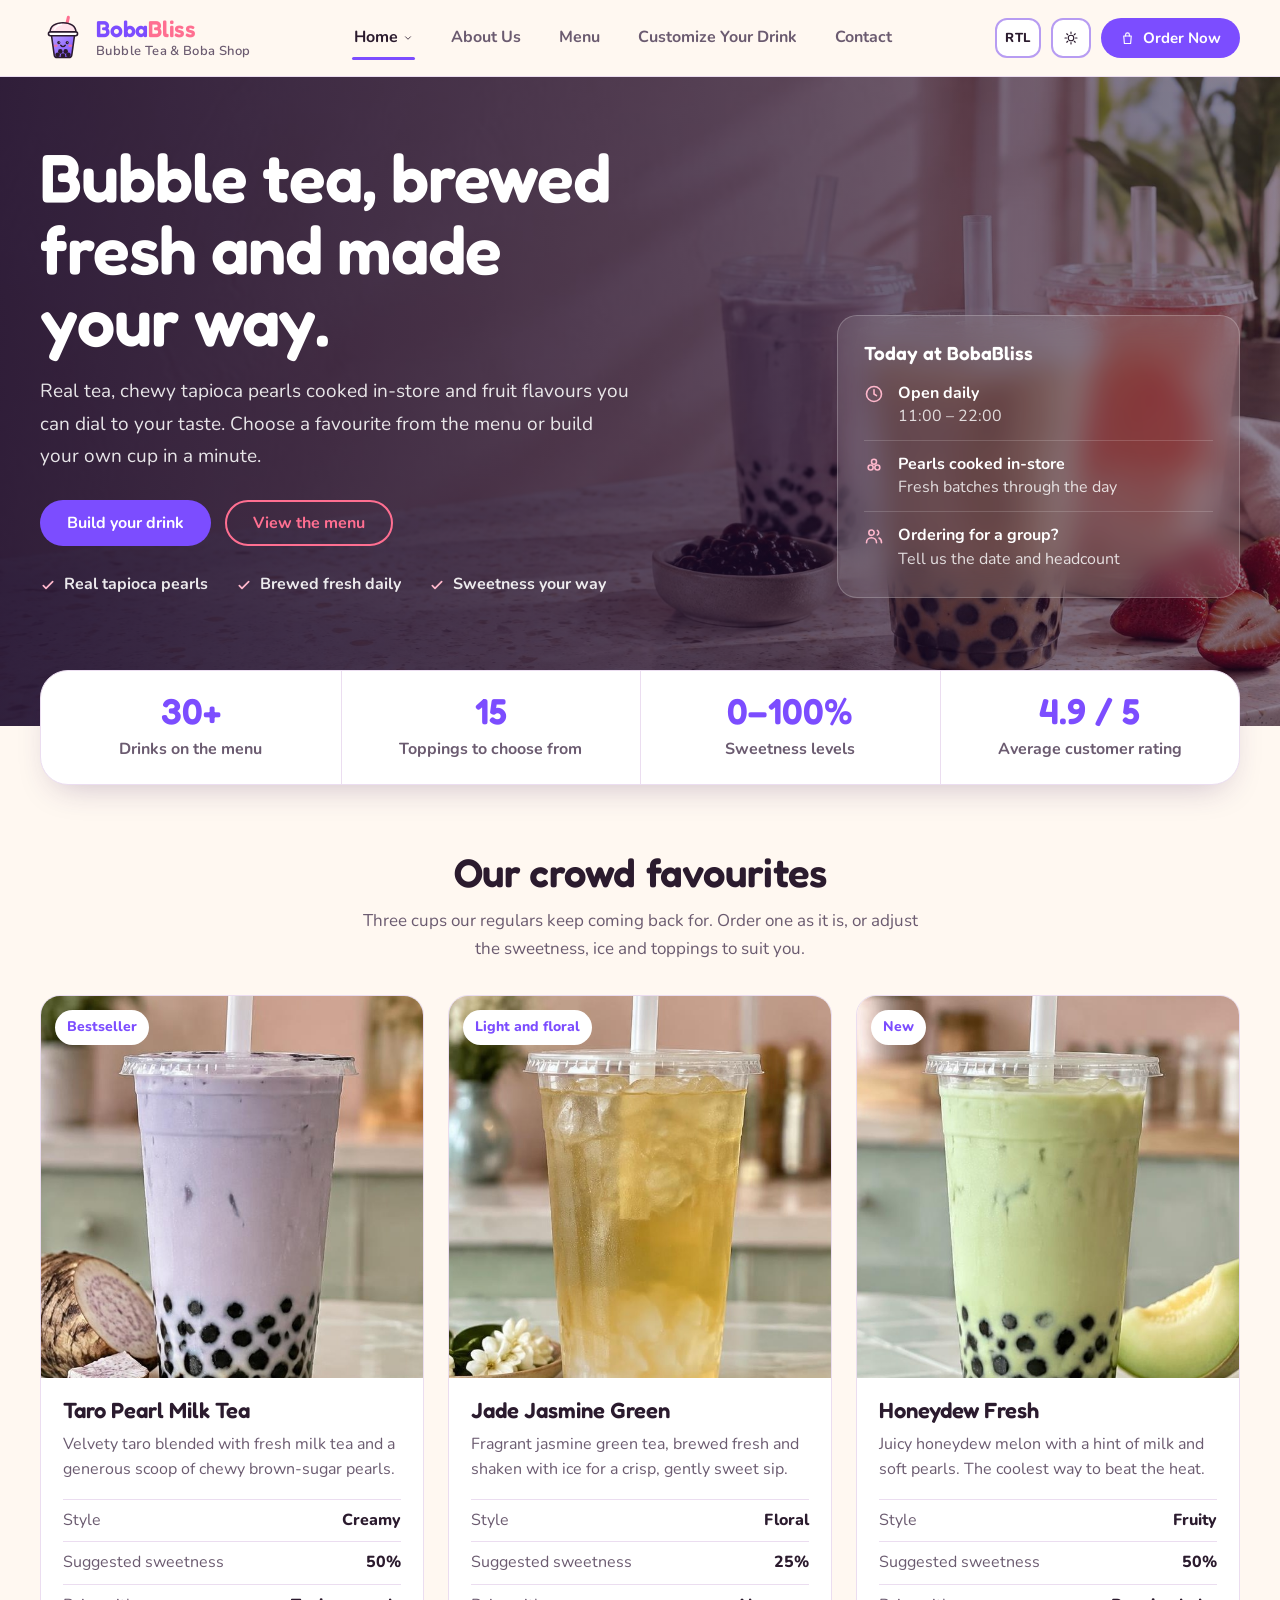
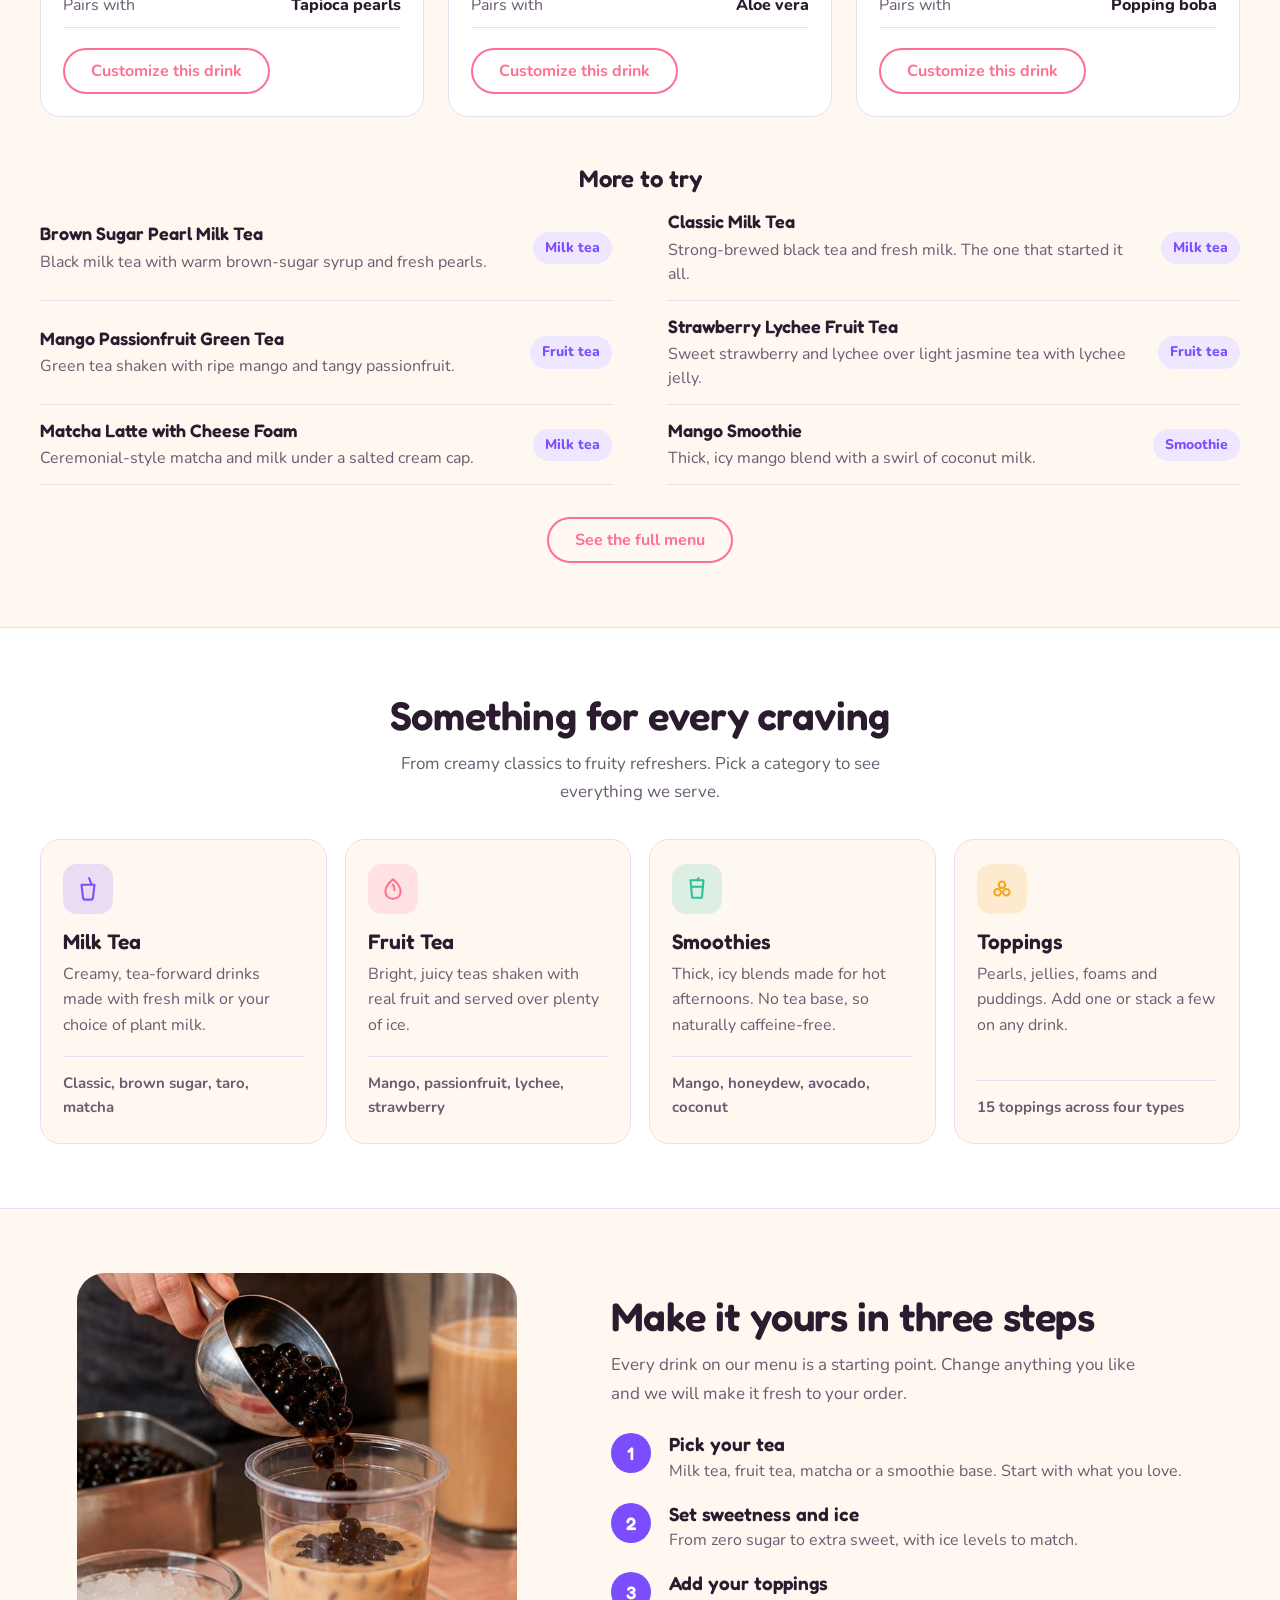
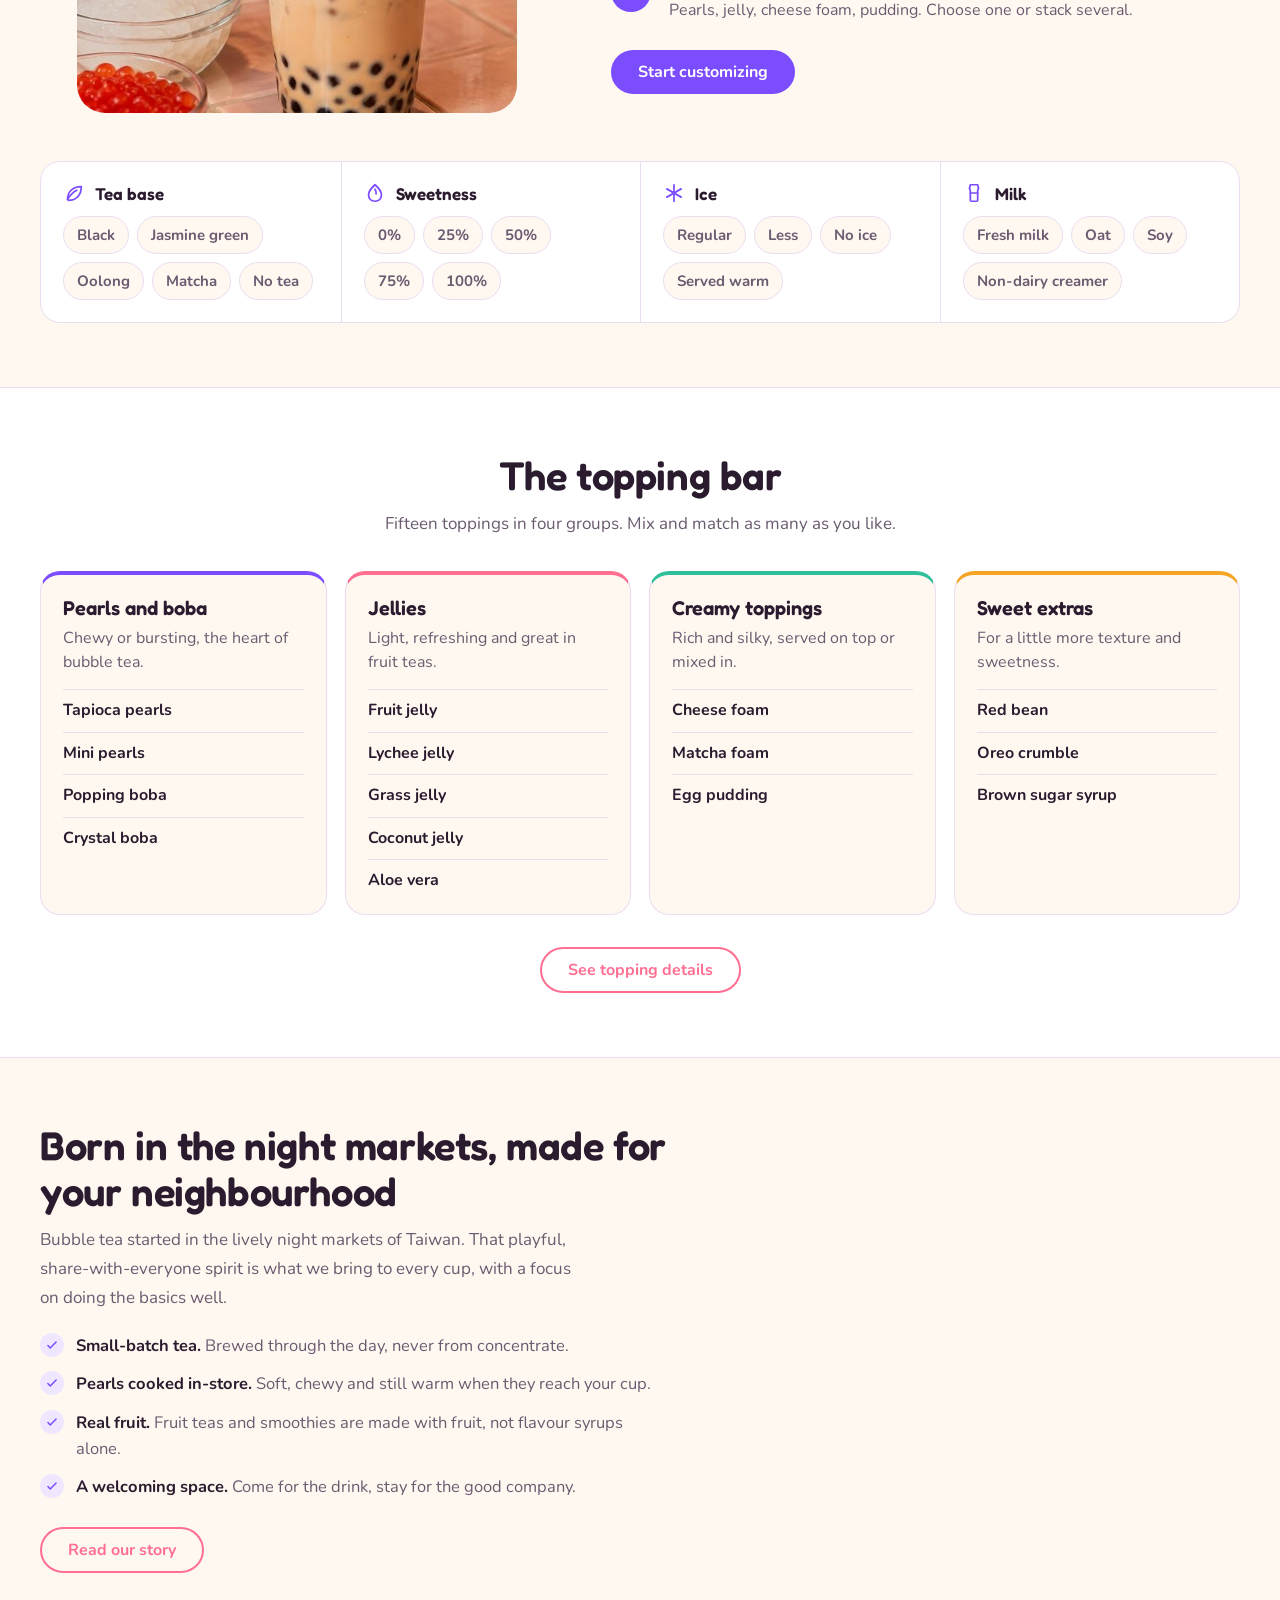
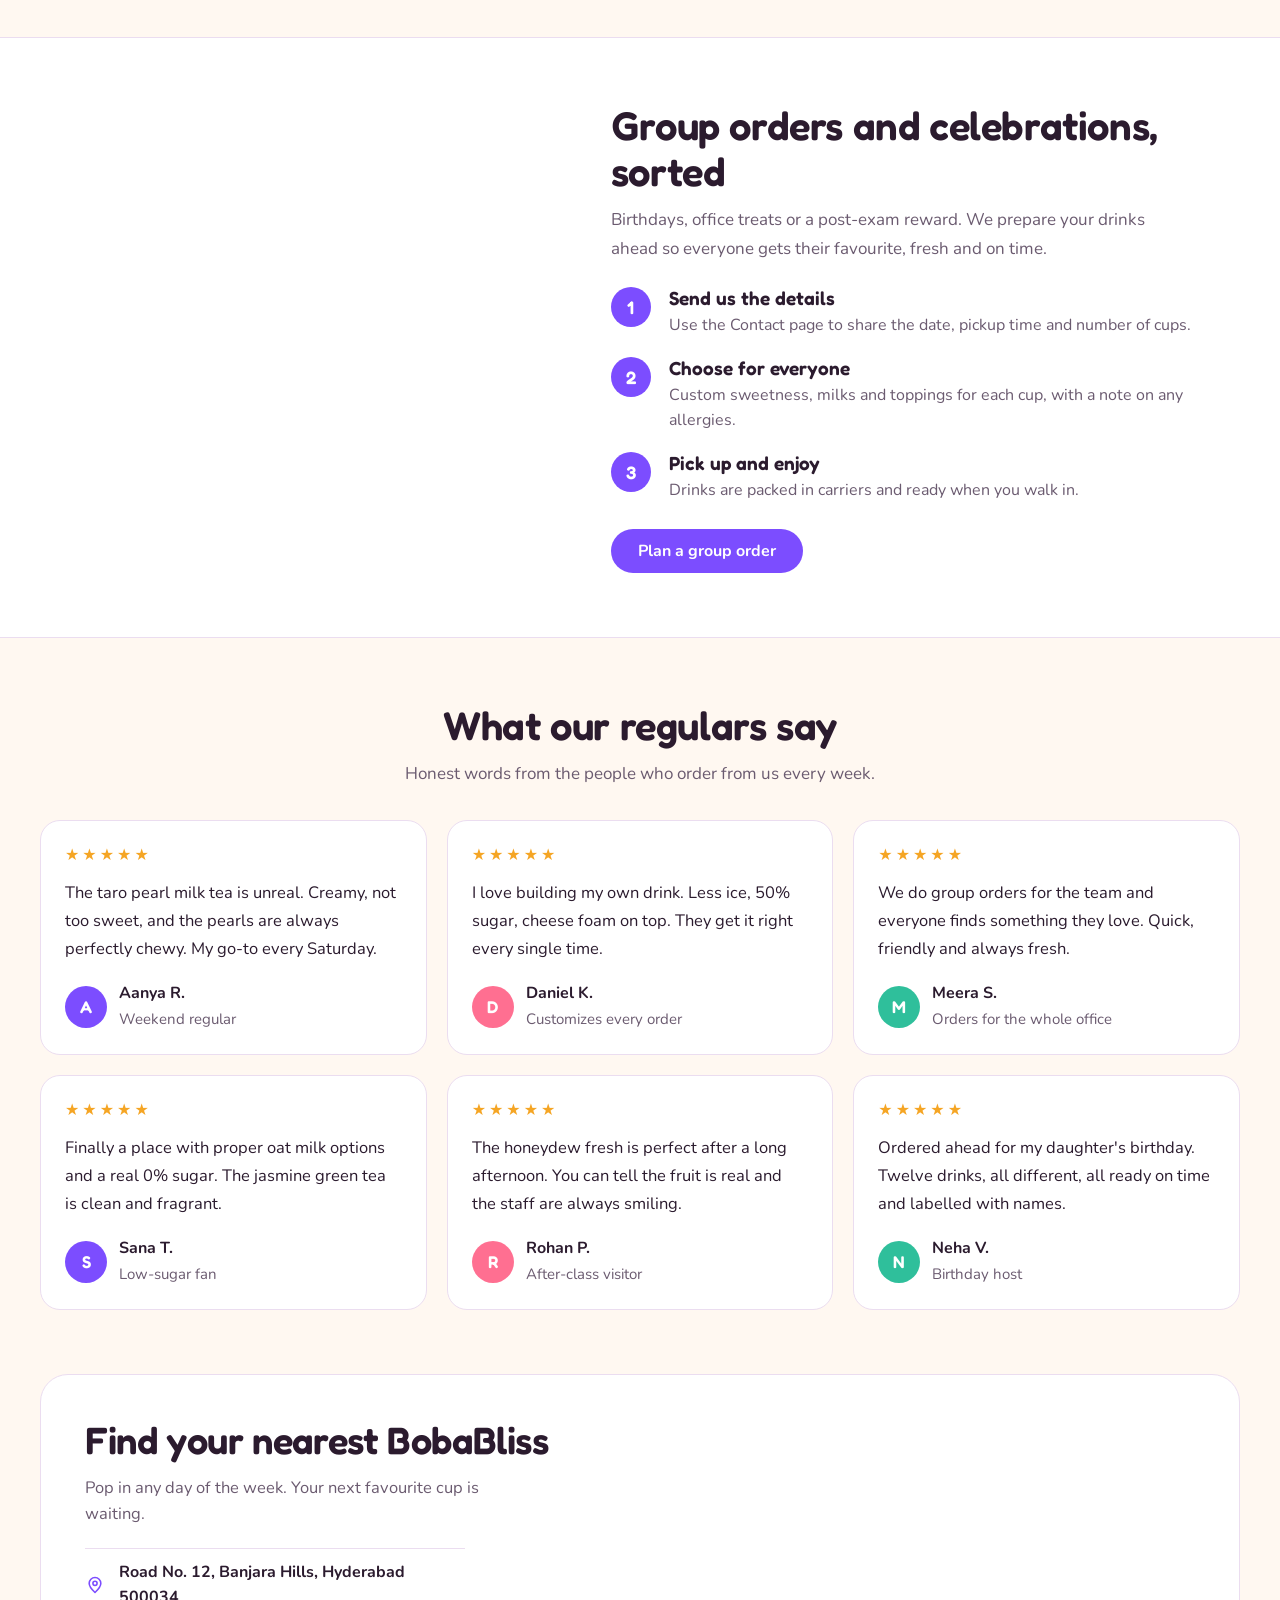
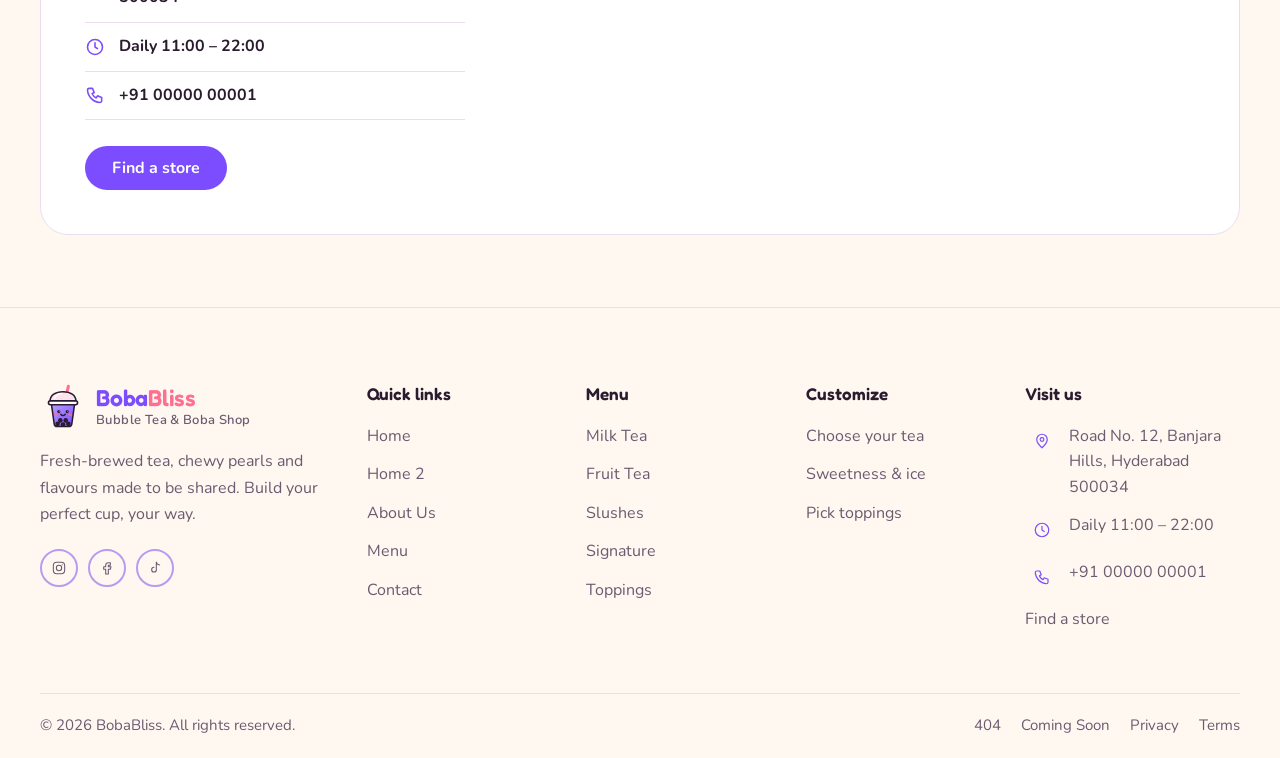
<file: index.html>
<!DOCTYPE html>
<html lang="en">
<head>
<meta charset="UTF-8"/>
<meta http-equiv="refresh" content="0; url=./home/index.html"/>
<title></title>
</head>
<body>
<p> <a href="./home/index.html"></a></p>
</body>
</html>
</file>
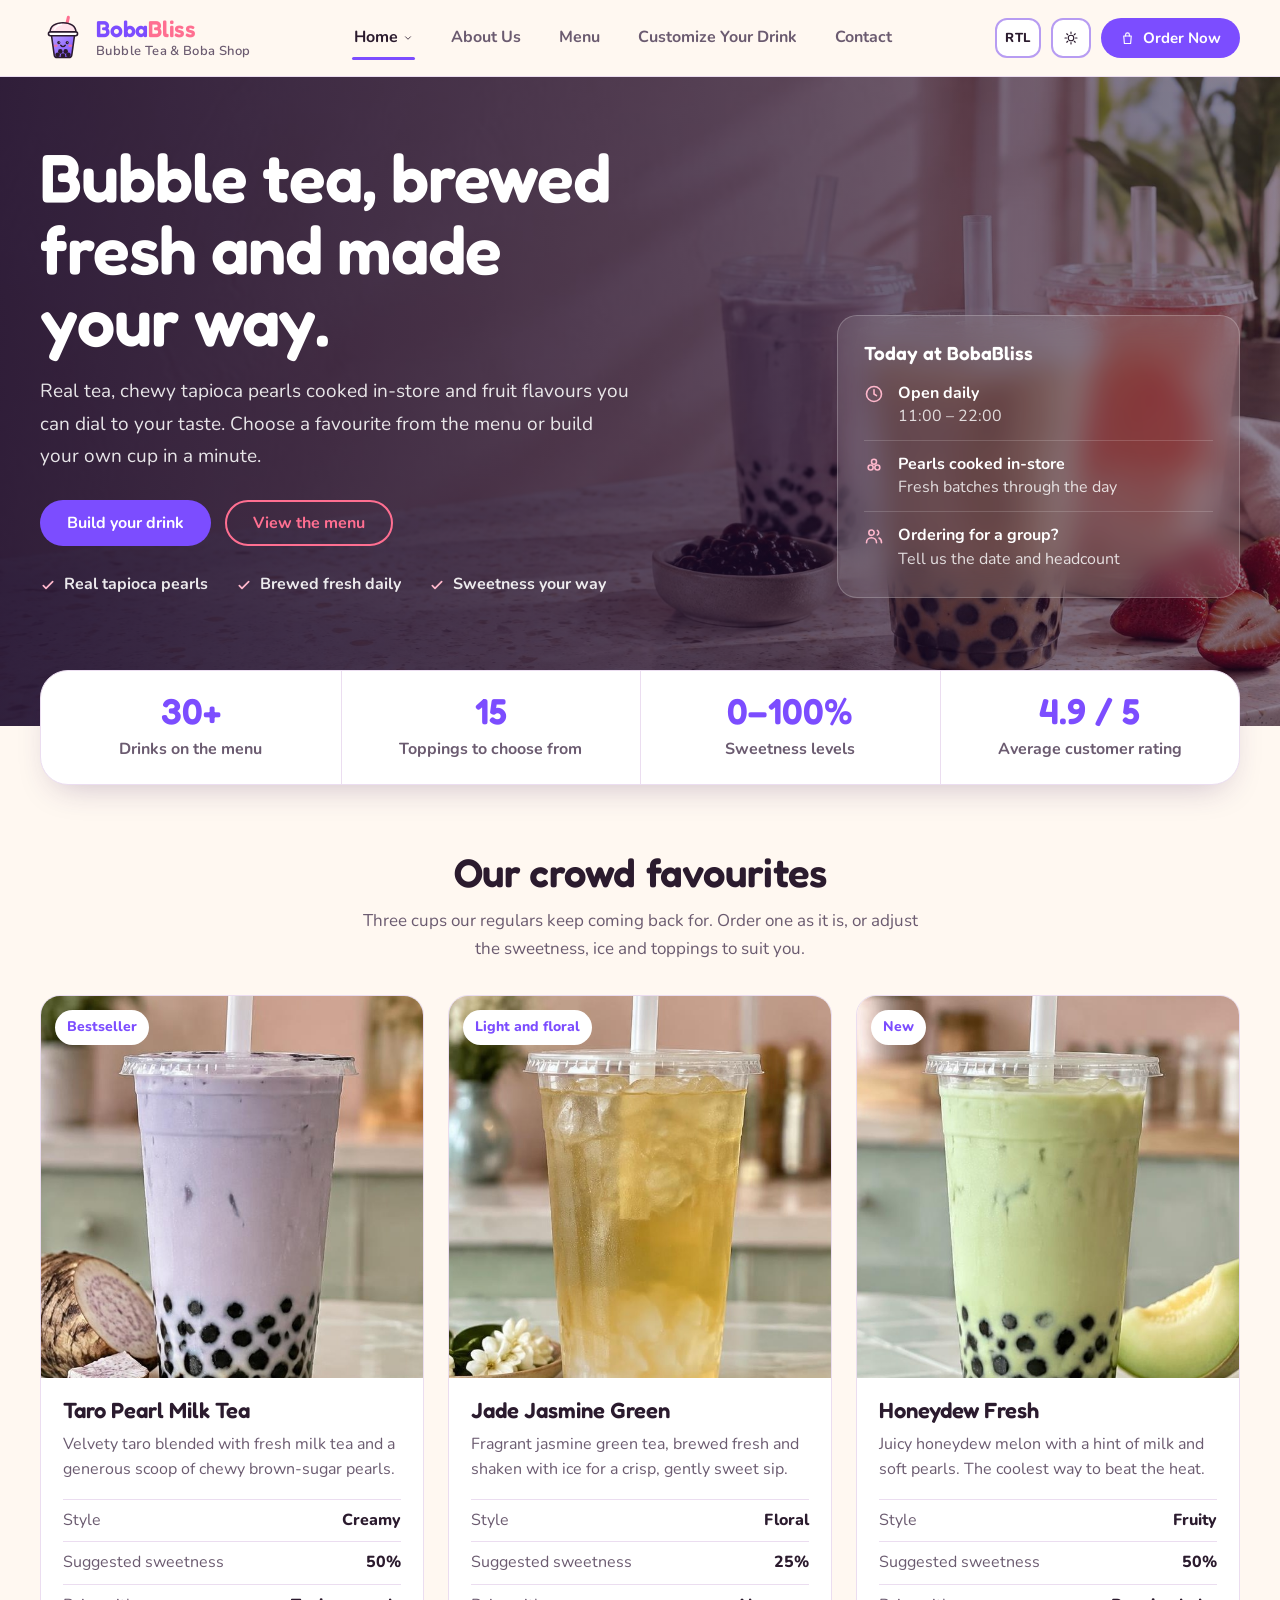
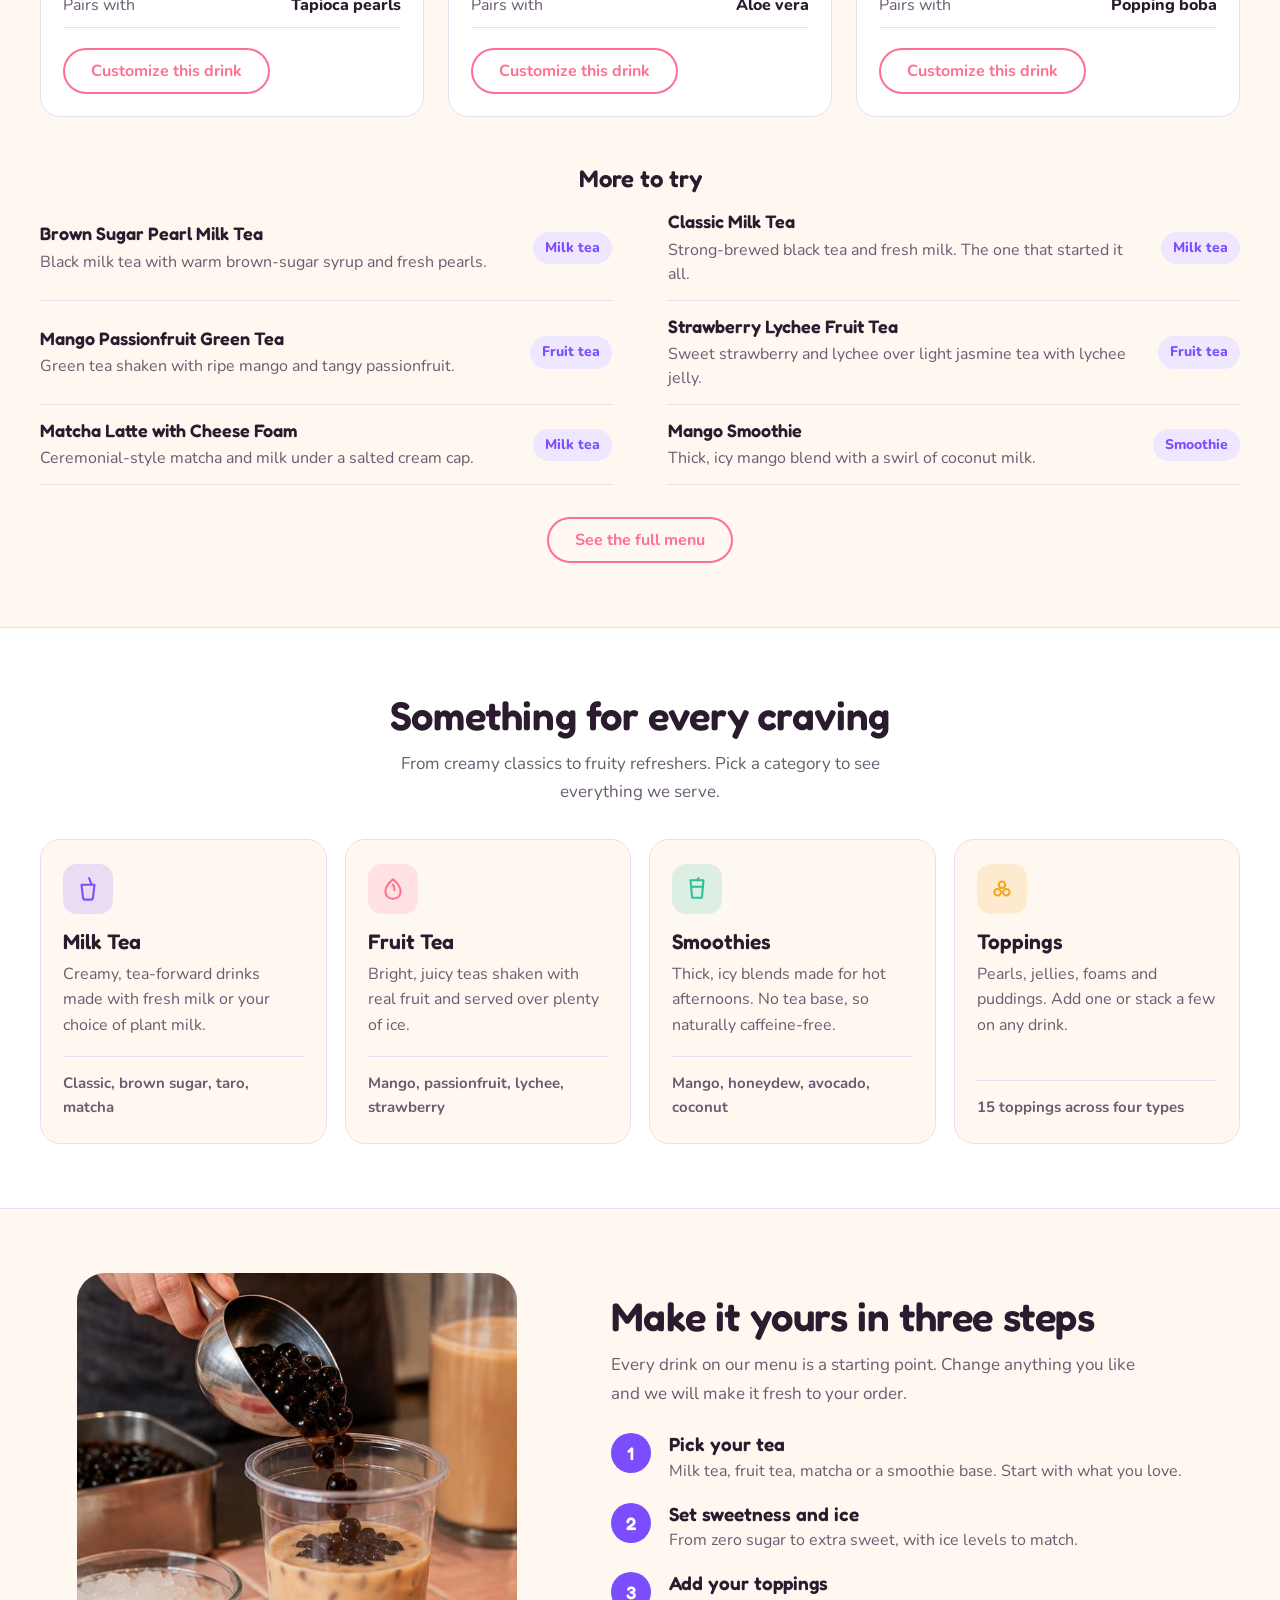
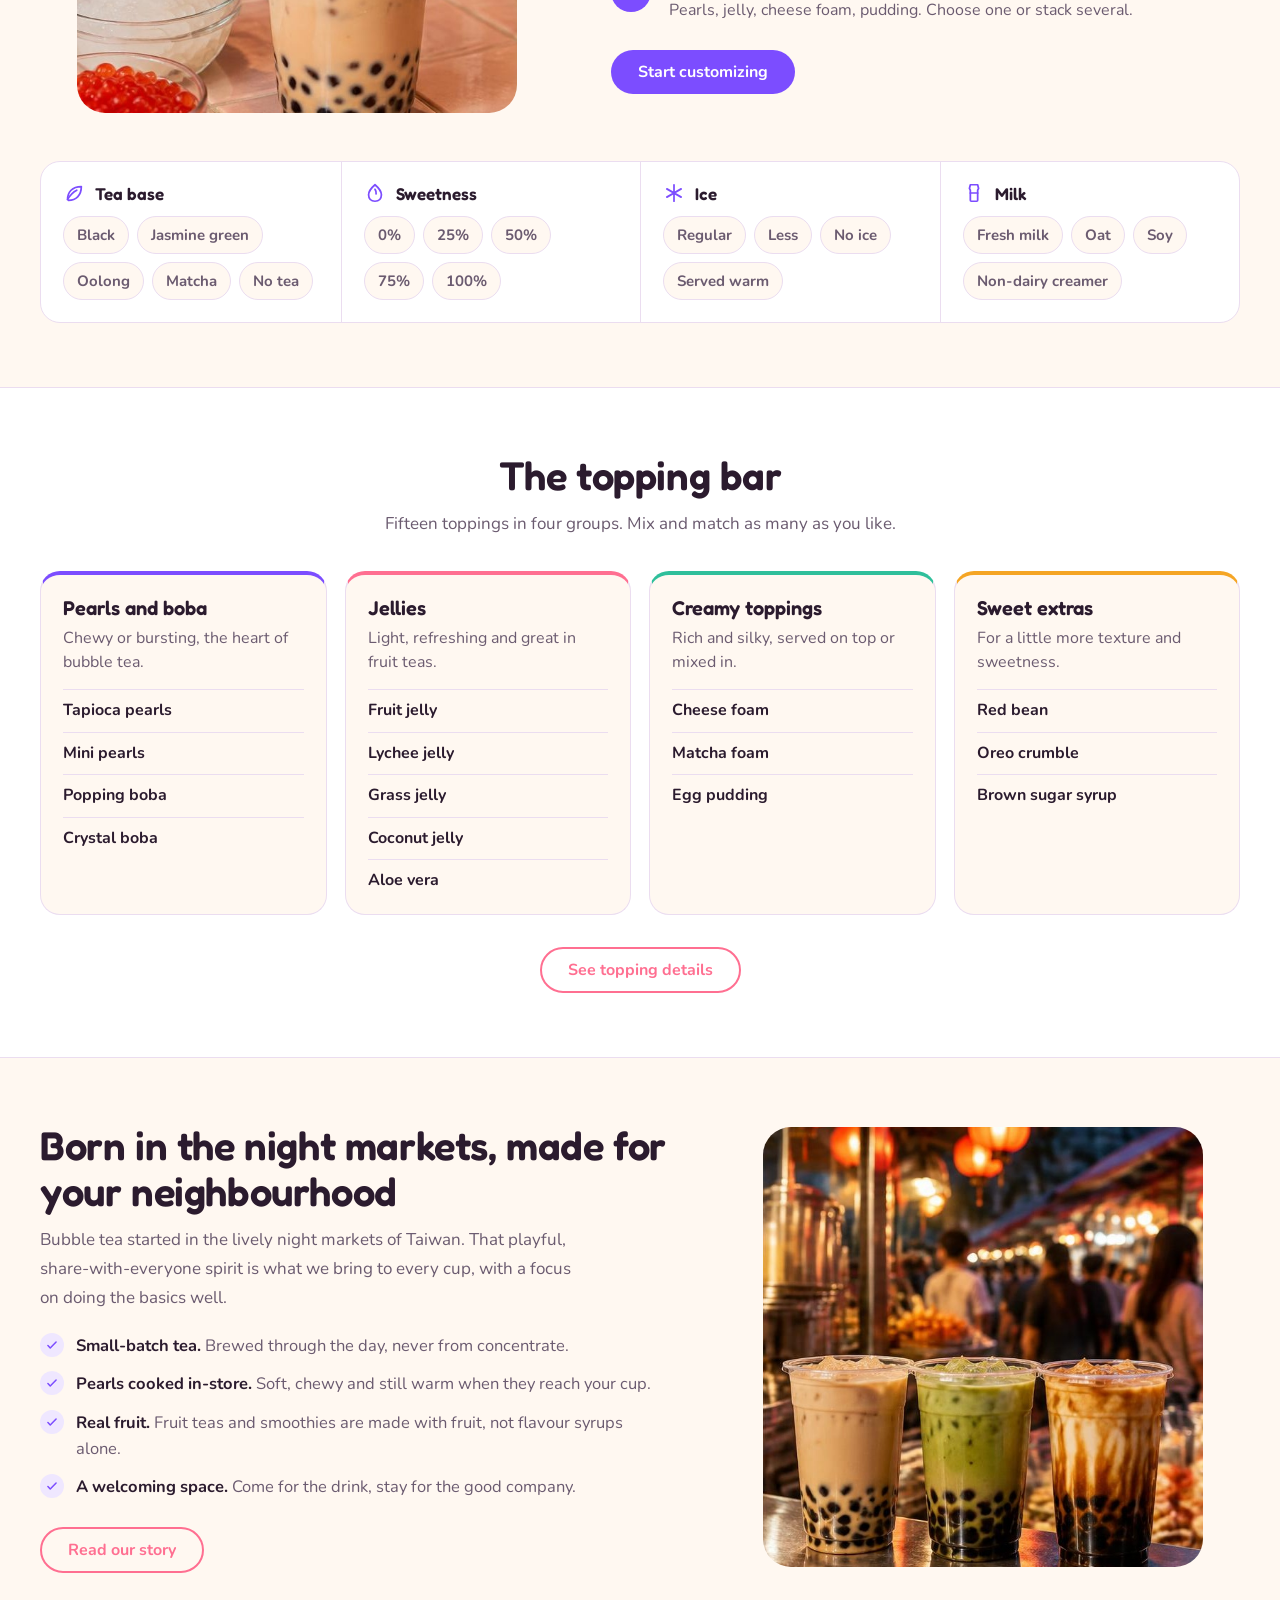
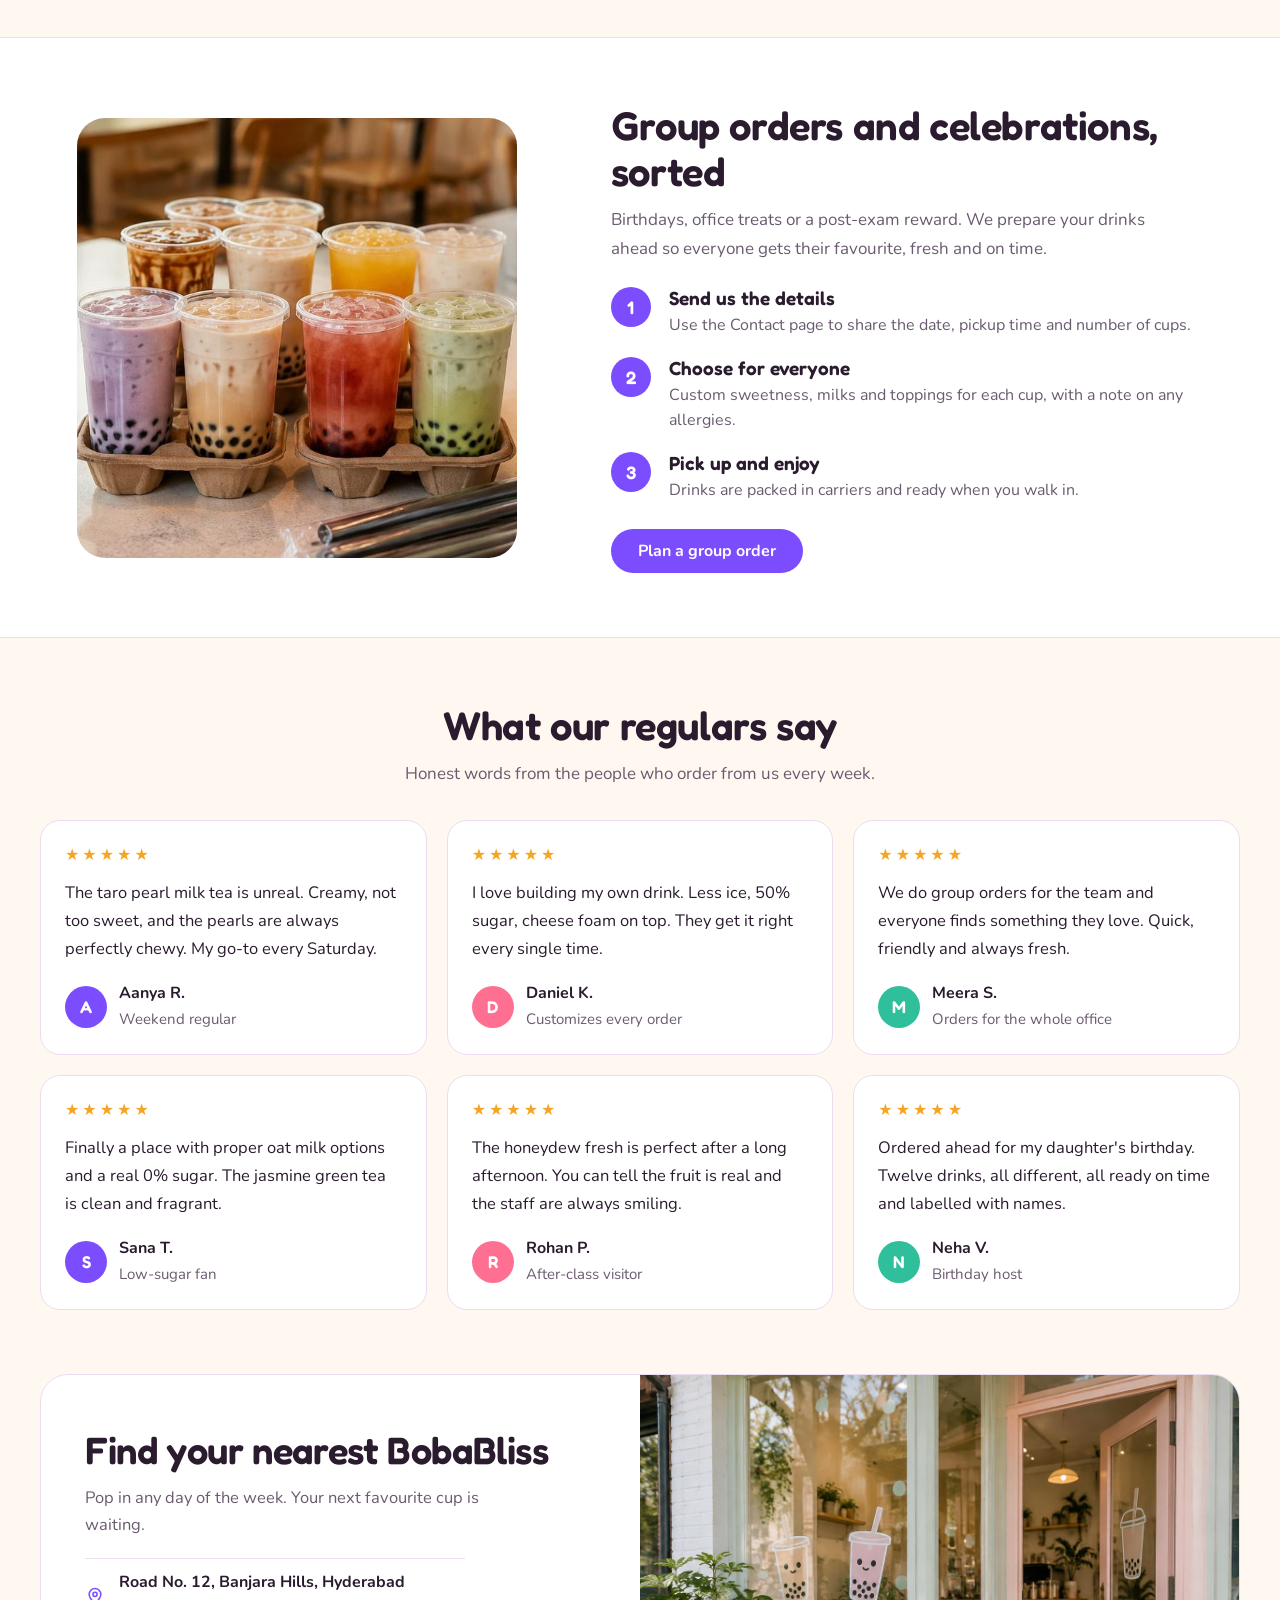
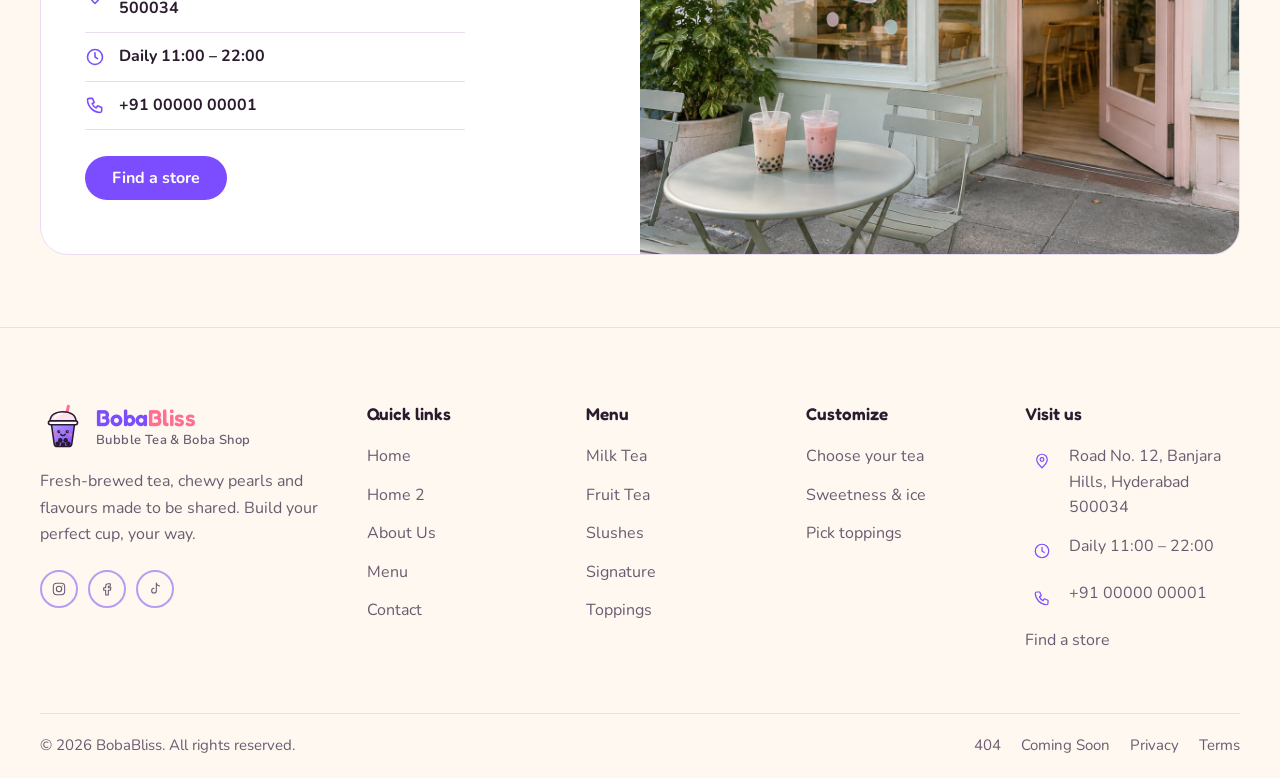
<file: home/index.html>
<!DOCTYPE html>
<html lang="en" dir="ltr" data-theme="light">
<head>
<meta charset="UTF-8">
<meta name="viewport" content="width=device-width, initial-scale=1.0">
<title>BobaBliss — Bubble Tea &amp; Boba Shop</title>
<meta name="description" content="Fresh-brewed bubble tea, chewy tapioca pearls and fruity flavours made your way. Explore our signature flavors, build your own drink and find a store near you.">
<link rel="icon" type="image/svg+xml" href="../home/favicon.svg">
<link rel="preconnect" href="https://fonts.googleapis.com">
<link rel="preconnect" href="https://fonts.gstatic.com" crossorigin>
<link href="https://fonts.googleapis.com/css2?family=Fredoka:wght@500;600&family=Nunito:wght@400;600;700;800&display=swap" rel="stylesheet">
<link rel="stylesheet" href="style.css">
<link rel="stylesheet" href="home.css">
<script src="script.js"></script>
</head>
<body>

<header class="site">
  <div class="wrap nav-row">
    <a href="../home/index.html" class="brand">
      <span class="brand-logo"><img src="logo.svg" alt="BobaBliss logo" width="46" height="46"></span>
      <span class="brand-text">
        <span class="logo-word">Boba<em>Bliss</em></span><br>
        <span class="brand-sub">Bubble Tea &amp; Boba Shop</span>
      </span>
    </a>

    <nav class="primary" aria-label="Main">
      <div class="nav-item">
        <a href="../home/index.html" class="active" aria-current="page">Home
          <svg viewBox="0 0 24 24" fill="none" stroke="currentColor" stroke-width="2" stroke-linecap="round" stroke-linejoin="round" class="caret"><path d="M6 9l6 6 6-6"/></svg>
        </a>
        <div class="dropdown">
          <a href="../home/index.html">Home 1</a>
          <a href="../home2/home-2.html">Home 2</a>
        </div>
      </div>
      <a href="../about/about.html">About Us</a>
      <a href="../menu/menu.html">Menu</a>
      <a href="../customize/customize.html">Customize Your Drink</a>
      <a href="../contact/contact.html">Contact</a>
    </nav>

    <div class="nav-actions">
      <button class="btn btn-outline btn-sm" id="dir-toggle" aria-label="Toggle text direction">RTL</button>
      <button class="icon-btn" id="theme-toggle" aria-label="Toggle dark mode"><svg viewBox="0 0 24 24" fill="none" stroke="currentColor" stroke-width="1.7" stroke-linecap="round" stroke-linejoin="round" class="sun"><circle cx="12" cy="12" r="4.2"/><path d="M12 3v2.2M12 18.8V21M21 12h-2.2M5.2 12H3M18.4 5.6l-1.5 1.5M7.1 16.9l-1.5 1.5M18.4 18.4l-1.5-1.5M7.1 7.1L5.6 5.6"/></svg><svg viewBox="0 0 24 24" fill="none" stroke="currentColor" stroke-width="1.7" stroke-linecap="round" stroke-linejoin="round" class="moon"><path d="M20 14.5A8.5 8.5 0 1 1 9.5 4a7 7 0 0 0 10.5 10.5z"/></svg></button>
      <a href="../order/order.html" class="btn btn-primary btn-sm desktop-only"><svg viewBox="0 0 24 24" fill="none" stroke="currentColor" stroke-width="1.8" stroke-linecap="round" stroke-linejoin="round"><path d="M6 8h12l-1 12H7L6 8z"/><path d="M9 8V6a3 3 0 016 0v2"/></svg><span class="btn-label">Order Now</span></a>
      <button class="menu-toggle" id="menu-toggle" aria-label="Open menu" aria-expanded="false" aria-controls="mobile-panel"><svg viewBox="0 0 24 24" fill="none" stroke="currentColor" stroke-width="1.6" stroke-linecap="round" stroke-linejoin="round"><path d="M3 6h18M3 12h18M3 18h18"/></svg></button>
    </div>
  </div>

  <div class="mobile-panel" id="mobile-panel">
    <details class="mobile-dropdown">
      <summary>Home</summary>
      <a href="../home/index.html">Home 1</a>
      <a href="../home2/home-2.html">Home 2</a>
    </details>
    <a href="../about/about.html">About Us</a>
    <a href="../menu/menu.html">Menu</a>
    <a href="../customize/customize.html">Customize Your Drink</a>
    <a href="../contact/contact.html">Contact</a>
    <a href="../order/order.html" class="btn btn-primary btn-sm mobile-cta"><svg viewBox="0 0 24 24" fill="none" stroke="currentColor" stroke-width="1.8" stroke-linecap="round" stroke-linejoin="round"><path d="M6 8h12l-1 12H7L6 8z"/><path d="M9 8V6a3 3 0 016 0v2"/></svg><span class="btn-label">Order Now</span></a>
  </div>
</header>

<main class="hm-page">

<svg width="0" height="0" style="position:absolute" aria-hidden="true" focusable="false">
  <symbol id="i-check" viewBox="0 0 24 24"><path d="M5 13l4 4L19 7"/></symbol>
  <symbol id="i-cup" viewBox="0 0 24 24"><path d="M6 8h12l-1.4 12a2 2 0 01-2 1.8H9.4a2 2 0 01-2-1.8L6 8z"/><path d="M13 2l2 5"/></symbol>
  <symbol id="i-drop" viewBox="0 0 24 24"><path d="M12 21c-4.5 0-7-3-7-7 0-5 7-11 7-11s7 6 7 11c0 4-2.5 7-7 7z"/><path d="M12 8c1 1.5 1.5 3 1.2 5"/></symbol>
  <symbol id="i-blend" viewBox="0 0 24 24"><path d="M6 4h12l-1.5 16h-9L6 4z"/><path d="M7.5 10h9M12 4l1.5-2"/></symbol>
  <symbol id="i-dots" viewBox="0 0 24 24"><circle cx="8" cy="15" r="3"/><circle cx="16" cy="15" r="3"/><circle cx="12" cy="8" r="3"/></symbol>
  <symbol id="i-heart" viewBox="0 0 24 24"><path d="M12 21s-7-4.4-7-10a4 4 0 017-2.6A4 4 0 0119 11c0 5.6-7 10-7 10z"/></symbol>
  <symbol id="i-pin" viewBox="0 0 24 24"><path d="M12 21s7-6.2 7-11a7 7 0 10-14 0c0 4.8 7 11 7 11z"/><circle cx="12" cy="10" r="2.5"/></symbol>
  <symbol id="i-clock" viewBox="0 0 24 24"><circle cx="12" cy="12" r="9"/><path d="M12 7v5l3 2"/></symbol>
  <symbol id="i-phone" viewBox="0 0 24 24"><path d="M5 4h4l2 5-2.5 1.5a11 11 0 005 5L15 13l5 2v4a2 2 0 01-2 2A16 16 0 013 6a2 2 0 012-2z"/></symbol>
  <symbol id="i-users" viewBox="0 0 24 24"><circle cx="9" cy="8" r="3.2"/><path d="M3 20c0-3.5 2.7-6 6-6s6 2.5 6 6"/><path d="M16 5.2a3.2 3.2 0 010 5.6M18 14.4c1.8.8 3 2.7 3 5.6"/></symbol>
  <symbol id="i-leaf" viewBox="0 0 24 24"><path d="M5 19c0-8 5-14 15-14 0 10-6 15-14 15"/><path d="M5 19c3-5 6-8 10-10"/></symbol>
  <symbol id="i-sprout" viewBox="0 0 24 24"><path d="M12 21v-8"/><path d="M12 13c0-4-3-6-7-6 0 4 3 6 7 6zM12 11c0-3 2.5-5 6-5 0 3.5-2.5 5-6 5z"/></symbol>
  <symbol id="i-milk" viewBox="0 0 24 24"><path d="M8 3h8l1 4-1 2v11a1 1 0 01-1 1H9a1 1 0 01-1-1V9L7 7l1-4z"/><path d="M8 12h8"/></symbol>
  <symbol id="i-snow" viewBox="0 0 24 24"><path d="M12 3v18M4.2 7.5l15.6 9M19.8 7.5l-15.6 9"/></symbol>
</svg>


<section class="hm-hero">
  <div class="hm-hero-bg"><img src="images/home-hero.jpg" alt="Fresh bubble teas on a café counter" fetchpriority="high"></div>
  <div class="wrap hm-hero-grid">
    <div class="hm-hero-copy">
      <h1>Bubble tea, brewed fresh and made your way.</h1>
      <p class="hm-lead">Real tea, chewy tapioca pearls cooked in-store and fruit flavours you can dial to your taste. Choose a favourite from the menu or build your own cup in a minute.</p>
      <div class="hm-ctas">
        <a href="../customize/customize.html" class="btn btn-primary">Build your drink</a>
        <a href="../menu/menu.html" class="btn btn-outline">View the menu</a>
      </div>
      <ul class="hm-chips">
        <li><svg class="ico" viewBox="0 0 24 24"><use href="#i-check"/></svg>Real tapioca pearls</li>
        <li><svg class="ico" viewBox="0 0 24 24"><use href="#i-check"/></svg>Brewed fresh daily</li>
        <li><svg class="ico" viewBox="0 0 24 24"><use href="#i-check"/></svg>Sweetness your way</li>
      </ul>
    </div>

    <aside class="hm-today" aria-label="Store information">
      <h2>Today at BobaBliss</h2>
      <ul>
        <li><svg class="ico" viewBox="0 0 24 24"><use href="#i-clock"/></svg><span><b>Open daily</b>11:00 – 22:00</span></li>
        <li><svg class="ico" viewBox="0 0 24 24"><use href="#i-dots"/></svg><span><b>Pearls cooked in-store</b>Fresh batches through the day</span></li>
        <li><svg class="ico" viewBox="0 0 24 24"><use href="#i-users"/></svg><span><b>Ordering for a group?</b>Tell us the date and headcount</span></li>
      </ul>
    </aside>
  </div>
</section>


<div class="hm-stats">
  <div class="wrap">
    <div class="hm-stats-grid">
      <div class="hm-stat"><b>30+</b><span>Drinks on the menu</span></div>
      <div class="hm-stat"><b>15</b><span>Toppings to choose from</span></div>
      <div class="hm-stat"><b>0–100%</b><span>Sweetness levels</span></div>
      <div class="hm-stat"><b>4.9 / 5</b><span>Average customer rating</span></div>
    </div>
  </div>
</div>


<section class="hm-section" id="signature">
  <div class="wrap">
    <div class="hm-head">
      <div>
        <h2>Our crowd favourites</h2>
        <p>Three cups our regulars keep coming back for. Order one as it is, or adjust the sweetness, ice and toppings to suit you.</p>
      </div>
    </div>

    <div class="hm-cards">
      <article class="hm-card">
        <div class="hm-card-img"><img src="images/home-taro-pearl-milk-tea.jpg" alt="Purple taro milk tea with tapioca pearls" loading="lazy"><span class="hm-badge">Bestseller</span></div>
        <div class="hm-card-body">
          <h3>Taro Pearl Milk Tea</h3>
          <p>Velvety taro blended with fresh milk tea and a generous scoop of chewy brown-sugar pearls.</p>
          <dl class="hm-meta"><div><dt>Style</dt><dd>Creamy</dd></div><div><dt>Suggested sweetness</dt><dd>50%</dd></div><div><dt>Pairs with</dt><dd>Tapioca pearls</dd></div></dl>
          <a href="../customize/customize.html" class="btn btn-outline">Customize this drink</a>
        </div>
      </article>
      <article class="hm-card">
        <div class="hm-card-img"><img src="images/home-jade-jasmine-green.jpg" alt="Iced jasmine green tea with aloe vera" loading="lazy"><span class="hm-badge">Light and floral</span></div>
        <div class="hm-card-body">
          <h3>Jade Jasmine Green</h3>
          <p>Fragrant jasmine green tea, brewed fresh and shaken with ice for a crisp, gently sweet sip.</p>
          <dl class="hm-meta"><div><dt>Style</dt><dd>Floral</dd></div><div><dt>Suggested sweetness</dt><dd>25%</dd></div><div><dt>Pairs with</dt><dd>Aloe vera</dd></div></dl>
          <a href="../customize/customize.html" class="btn btn-outline">Customize this drink</a>
        </div>
      </article>
      <article class="hm-card">
        <div class="hm-card-img"><img src="images/home-honeydew-fresh.jpg" alt="Pale green honeydew milk tea" loading="lazy"><span class="hm-badge">New</span></div>
        <div class="hm-card-body">
          <h3>Honeydew Fresh</h3>
          <p>Juicy honeydew melon with a hint of milk and soft pearls. The coolest way to beat the heat.</p>
          <dl class="hm-meta"><div><dt>Style</dt><dd>Fruity</dd></div><div><dt>Suggested sweetness</dt><dd>50%</dd></div><div><dt>Pairs with</dt><dd>Popping boba</dd></div></dl>
          <a href="../customize/customize.html" class="btn btn-outline">Customize this drink</a>
        </div>
      </article>
    </div>

    <h3 class="hm-sub">More to try</h3>
    <ul class="hm-list">
      <li><div><b>Brown Sugar Pearl Milk Tea</b><span>Black milk tea with warm brown-sugar syrup and fresh pearls.</span></div><em>Milk tea</em></li>
      <li><div><b>Classic Milk Tea</b><span>Strong-brewed black tea and fresh milk. The one that started it all.</span></div><em>Milk tea</em></li>
      <li><div><b>Mango Passionfruit Green Tea</b><span>Green tea shaken with ripe mango and tangy passionfruit.</span></div><em>Fruit tea</em></li>
      <li><div><b>Strawberry Lychee Fruit Tea</b><span>Sweet strawberry and lychee over light jasmine tea with lychee jelly.</span></div><em>Fruit tea</em></li>
      <li><div><b>Matcha Latte with Cheese Foam</b><span>Ceremonial-style matcha and milk under a salted cream cap.</span></div><em>Milk tea</em></li>
      <li><div><b>Mango Smoothie</b><span>Thick, icy mango blend with a swirl of coconut milk.</span></div><em>Smoothie</em></li>
    </ul>
    <div class="hm-more"><a href="../menu/menu.html" class="btn btn-outline">See the full menu</a></div>
  </div>
</section>


<section class="hm-section hm-alt">
  <div class="wrap">
    <div class="hm-head">
      <div>
        <h2>Something for every craving</h2>
        <p>From creamy classics to fruity refreshers. Pick a category to see everything we serve.</p>
      </div>
    </div>
    <div class="hm-cats">
      <a href="../menu/menu.html#milk-tea" class="hm-cat">
        <span class="hm-cat-ico"><svg viewBox="0 0 24 24"><use href="#i-cup"/></svg></span>
        <h3>Milk Tea</h3>
        <p>Creamy, tea-forward drinks made with fresh milk or your choice of plant milk.</p>
        <small>Classic, brown sugar, taro, matcha</small>
      </a>
      <a href="../menu/menu.html#fruit-tea" class="hm-cat">
        <span class="hm-cat-ico"><svg viewBox="0 0 24 24"><use href="#i-drop"/></svg></span>
        <h3>Fruit Tea</h3>
        <p>Bright, juicy teas shaken with real fruit and served over plenty of ice.</p>
        <small>Mango, passionfruit, lychee, strawberry</small>
      </a>
      <a href="../menu/menu.html#smoothies" class="hm-cat">
        <span class="hm-cat-ico"><svg viewBox="0 0 24 24"><use href="#i-blend"/></svg></span>
        <h3>Smoothies</h3>
        <p>Thick, icy blends made for hot afternoons. No tea base, so naturally caffeine-free.</p>
        <small>Mango, honeydew, avocado, coconut</small>
      </a>
      <a href="../menu/menu.html#toppings" class="hm-cat">
        <span class="hm-cat-ico"><svg viewBox="0 0 24 24"><use href="#i-dots"/></svg></span>
        <h3>Toppings</h3>
        <p>Pearls, jellies, foams and puddings. Add one or stack a few on any drink.</p>
        <small>15 toppings across four types</small>
      </a>
    </div>
  </div>
</section>


<section class="hm-section" id="customize">
  <div class="wrap">
    <div class="hm-split">
      <div class="hm-split-img"><img src="images/home-customize-your-drink.jpg" alt="Tapioca pearls being added to a bubble tea cup" loading="lazy"></div>
      <div>
        <h2>Make it yours in three steps</h2>
        <p class="lead">Every drink on our menu is a starting point. Change anything you like and we will make it fresh to your order.</p>
        <ol class="hm-steps">
          <li><div><h3>Pick your tea</h3><p>Milk tea, fruit tea, matcha or a smoothie base. Start with what you love.</p></div></li>
          <li><div><h3>Set sweetness and ice</h3><p>From zero sugar to extra sweet, with ice levels to match.</p></div></li>
          <li><div><h3>Add your toppings</h3><p>Pearls, jelly, cheese foam, pudding. Choose one or stack several.</p></div></li>
        </ol>
        <a href="../customize/customize.html" class="btn btn-primary">Start customizing</a>
      </div>
    </div>

    <div class="hm-options" aria-label="Customization options">
      <div class="hm-opt">
        <h3><svg viewBox="0 0 24 24"><use href="#i-leaf"/></svg>Tea base</h3>
        <ul class="hm-chiplist"><li>Black</li><li>Jasmine green</li><li>Oolong</li><li>Matcha</li><li>No tea</li></ul>
      </div>
      <div class="hm-opt">
        <h3><svg viewBox="0 0 24 24"><use href="#i-drop"/></svg>Sweetness</h3>
        <ul class="hm-chiplist"><li>0%</li><li>25%</li><li>50%</li><li>75%</li><li>100%</li></ul>
      </div>
      <div class="hm-opt">
        <h3><svg viewBox="0 0 24 24"><use href="#i-snow"/></svg>Ice</h3>
        <ul class="hm-chiplist"><li>Regular</li><li>Less</li><li>No ice</li><li>Served warm</li></ul>
      </div>
      <div class="hm-opt">
        <h3><svg viewBox="0 0 24 24"><use href="#i-milk"/></svg>Milk</h3>
        <ul class="hm-chiplist"><li>Fresh milk</li><li>Oat</li><li>Soy</li><li>Non-dairy creamer</li></ul>
      </div>
    </div>
  </div>
</section>


<section class="hm-section hm-alt" id="toppings">
  <div class="wrap">
    <div class="hm-head">
      <div>
        <h2>The topping bar</h2>
        <p>Fifteen toppings in four groups. Mix and match as many as you like.</p>
      </div>
    </div>
    <div class="hm-toppings">
      <div class="hm-tgroup">
        <h3>Pearls and boba</h3>
        <p>Chewy or bursting, the heart of bubble tea.</p>
        <ul><li>Tapioca pearls</li><li>Mini pearls</li><li>Popping boba</li><li>Crystal boba</li></ul>
      </div>
      <div class="hm-tgroup">
        <h3>Jellies</h3>
        <p>Light, refreshing and great in fruit teas.</p>
        <ul><li>Fruit jelly</li><li>Lychee jelly</li><li>Grass jelly</li><li>Coconut jelly</li><li>Aloe vera</li></ul>
      </div>
      <div class="hm-tgroup">
        <h3>Creamy toppings</h3>
        <p>Rich and silky, served on top or mixed in.</p>
        <ul><li>Cheese foam</li><li>Matcha foam</li><li>Egg pudding</li></ul>
      </div>
      <div class="hm-tgroup">
        <h3>Sweet extras</h3>
        <p>For a little more texture and sweetness.</p>
        <ul><li>Red bean</li><li>Oreo crumble</li><li>Brown sugar syrup</li></ul>
      </div>
    </div>
    <div class="hm-more"><a href="../menu/menu.html#toppings" class="btn btn-outline">See topping details</a></div>
  </div>
</section>


<section class="hm-section">
  <div class="wrap hm-split rev">
    <div class="hm-split-img"><img src="images/home-taiwan-night-market.jpg" alt="A bubble tea stall in a Taiwan night market" loading="lazy"></div>
    <div>
      <h2>Born in the night markets, made for your neighbourhood</h2>
      <p class="lead">Bubble tea started in the lively night markets of Taiwan. That playful, share-with-everyone spirit is what we bring to every cup, with a focus on doing the basics well.</p>
      <ul class="hm-points">
        <li><svg viewBox="0 0 24 24"><use href="#i-check"/></svg><span><b>Small-batch tea.</b> Brewed through the day, never from concentrate.</span></li>
        <li><svg viewBox="0 0 24 24"><use href="#i-check"/></svg><span><b>Pearls cooked in-store.</b> Soft, chewy and still warm when they reach your cup.</span></li>
        <li><svg viewBox="0 0 24 24"><use href="#i-check"/></svg><span><b>Real fruit.</b> Fruit teas and smoothies are made with fruit, not flavour syrups alone.</span></li>
        <li><svg viewBox="0 0 24 24"><use href="#i-check"/></svg><span><b>A welcoming space.</b> Come for the drink, stay for the good company.</span></li>
      </ul>
      <a href="../about/about.html" class="btn btn-outline">Read our story</a>
    </div>
  </div>
</section>


<section class="hm-section hm-alt">
  <div class="wrap hm-split">
    <div class="hm-split-img"><img src="images/home-group-orders.jpg" alt="Bubble tea cups packed in carriers for a group order" loading="lazy"></div>
    <div>
      <h2>Group orders and celebrations, sorted</h2>
      <p class="lead">Birthdays, office treats or a post-exam reward. We prepare your drinks ahead so everyone gets their favourite, fresh and on time.</p>
      <ol class="hm-steps">
        <li><div><h3>Send us the details</h3><p>Use the Contact page to share the date, pickup time and number of cups.</p></div></li>
        <li><div><h3>Choose for everyone</h3><p>Custom sweetness, milks and toppings for each cup, with a note on any allergies.</p></div></li>
        <li><div><h3>Pick up and enjoy</h3><p>Drinks are packed in carriers and ready when you walk in.</p></div></li>
      </ol>
      <a href="../contact/contact.html" class="btn btn-primary">Plan a group order</a>
    </div>
  </div>
</section>


<section class="hm-section">
  <div class="wrap">
    <div class="hm-head">
      <div>
        <h2>What our regulars say</h2>
        <p>Honest words from the people who order from us every week.</p>
      </div>
    </div>
    <div class="hm-reviews">
      <figure class="hm-review"><div class="hm-stars" aria-label="5 out of 5 stars">★★★★★</div><blockquote>The taro pearl milk tea is unreal. Creamy, not too sweet, and the pearls are always perfectly chewy. My go-to every Saturday.</blockquote><figcaption class="hm-who"><span class="hm-avatar">A</span><span><b>Aanya R.</b><span>Weekend regular</span></span></figcaption></figure>
      <figure class="hm-review"><div class="hm-stars" aria-label="5 out of 5 stars">★★★★★</div><blockquote>I love building my own drink. Less ice, 50% sugar, cheese foam on top. They get it right every single time.</blockquote><figcaption class="hm-who"><span class="hm-avatar">D</span><span><b>Daniel K.</b><span>Customizes every order</span></span></figcaption></figure>
      <figure class="hm-review"><div class="hm-stars" aria-label="5 out of 5 stars">★★★★★</div><blockquote>We do group orders for the team and everyone finds something they love. Quick, friendly and always fresh.</blockquote><figcaption class="hm-who"><span class="hm-avatar">M</span><span><b>Meera S.</b><span>Orders for the whole office</span></span></figcaption></figure>
      <figure class="hm-review"><div class="hm-stars" aria-label="5 out of 5 stars">★★★★★</div><blockquote>Finally a place with proper oat milk options and a real 0% sugar. The jasmine green tea is clean and fragrant.</blockquote><figcaption class="hm-who"><span class="hm-avatar">S</span><span><b>Sana T.</b><span>Low-sugar fan</span></span></figcaption></figure>
      <figure class="hm-review"><div class="hm-stars" aria-label="5 out of 5 stars">★★★★★</div><blockquote>The honeydew fresh is perfect after a long afternoon. You can tell the fruit is real and the staff are always smiling.</blockquote><figcaption class="hm-who"><span class="hm-avatar">R</span><span><b>Rohan P.</b><span>After-class visitor</span></span></figcaption></figure>
      <figure class="hm-review"><div class="hm-stars" aria-label="5 out of 5 stars">★★★★★</div><blockquote>Ordered ahead for my daughter's birthday. Twelve drinks, all different, all ready on time and labelled with names.</blockquote><figcaption class="hm-who"><span class="hm-avatar">N</span><span><b>Neha V.</b><span>Birthday host</span></span></figcaption></figure>
    </div>
  </div>
</section>


<section class="hm-section hm-visit-section">
  <div class="wrap">
    <div class="hm-visit">
      <div class="hm-visit-copy">
        <h2>Find your nearest BobaBliss</h2>
        <p>Pop in any day of the week. Your next favourite cup is waiting.</p>
        <ul class="hm-visit-info">
          <li><svg viewBox="0 0 24 24"><use href="#i-pin"/></svg><span>Road No. 12, Banjara Hills, Hyderabad 500034</span></li>
          <li><svg viewBox="0 0 24 24"><use href="#i-clock"/></svg><span>Daily 11:00 – 22:00</span></li>
          <li><svg viewBox="0 0 24 24"><use href="#i-phone"/></svg><span>+91 00000 00001</span></li>
        </ul>
        <a href="../contact/contact.html#stores" class="btn btn-primary">Find a store</a>
      </div>
      <div class="hm-visit-img"><img src="images/home-find-a-store.jpg" alt="A blush-pink bubble tea café storefront" loading="lazy"></div>
    </div>
  </div>
</section>

</main>

<footer class="site">
  <div class="wrap footer-grid">
    <div class="footer-brand">
      <a href="../home/index.html" class="brand">
      <span class="brand-logo"><img src="logo.svg" alt="BobaBliss logo" width="46" height="46"></span>
      <span class="brand-text">
        <span class="logo-word">Boba<em>Bliss</em></span><br>
        <span class="brand-sub">Bubble Tea &amp; Boba Shop</span>
      </span>
    </a>
      <p class="footer-desc">Fresh-brewed tea, chewy pearls and flavours made to be shared. Build your perfect cup, your way.</p>
      <div class="socials">
        <a href="#" aria-label="Instagram"><svg viewBox="0 0 24 24" fill="none" stroke="currentColor" stroke-width="1.6" stroke-linecap="round" stroke-linejoin="round"><rect x="3.5" y="3.5" width="17" height="17" rx="5"/><circle cx="12" cy="12" r="4"/><circle cx="17" cy="7" r=".8" fill="currentColor" stroke="none"/></svg></a>
        <a href="#" aria-label="Facebook"><svg viewBox="0 0 24 24" fill="none" stroke="currentColor" stroke-width="1.6" stroke-linecap="round" stroke-linejoin="round"><path d="M14 8h3V4h-3a4 4 0 00-4 4v2H7v4h3v7h4v-7h3l1-4h-4V8z"/></svg></a>
        <a href="#" aria-label="TikTok"><svg viewBox="0 0 24 24" fill="none" stroke="currentColor" stroke-width="1.6" stroke-linecap="round" stroke-linejoin="round"><path d="M14 3v11.5a3.5 3.5 0 11-3.5-3.5M14 3c.4 2.6 2 4.2 5 4.5"/></svg></a>
      </div>
    </div>

    <div class="footer-col"><h4>Quick links</h4><ul><li><a href="../home/index.html">Home</a></li><li><a href="../home2/home-2.html">Home 2</a></li><li><a href="../about/about.html">About Us</a></li><li><a href="../menu/menu.html">Menu</a></li><li><a href="../contact/contact.html">Contact</a></li></ul></div>

    <div class="footer-col"><h4>Menu</h4><ul><li><a href="../menu/menu.html#milk-tea">Milk Tea</a></li><li><a href="../menu/menu.html#fruit-tea">Fruit Tea</a></li><li><a href="../menu/menu.html#smoothies">Slushes</a></li><li><a href="../menu/menu.html#signature">Signature</a></li><li><a href="../menu/menu.html#toppings">Toppings</a></li></ul></div>

    <div class="footer-col">
      <h4>Customize</h4>
      <ul>
        <li><a href="../customize/customize.html#base">Choose your tea</a></li>
        <li><a href="../customize/customize.html#sweetness">Sweetness &amp; ice</a></li>
        <li><a href="../customize/customize.html#toppings">Pick toppings</a></li>
      </ul>
    </div>

    <div class="footer-col">
      <h4>Visit us</h4>
      <ul>
        <li class="contact-line"><svg viewBox="0 0 24 24" fill="none" stroke="currentColor" stroke-width="1.6" stroke-linecap="round" stroke-linejoin="round"><path d="M12 21s7-6.2 7-11a7 7 0 10-14 0c0 4.8 7 11 7 11z"/><circle cx="12" cy="10" r="2.5"/></svg><span>Road No. 12, Banjara Hills, Hyderabad 500034</span></li>
        <li class="contact-line"><svg viewBox="0 0 24 24" fill="none" stroke="currentColor" stroke-width="1.6" stroke-linecap="round" stroke-linejoin="round"><circle cx="12" cy="12" r="9"/><path d="M12 7v5l3 2"/></svg><span>Daily 11:00 – 22:00</span></li>
        <li class="contact-line"><svg viewBox="0 0 24 24" fill="none" stroke="currentColor" stroke-width="1.6" stroke-linecap="round" stroke-linejoin="round"><path d="M5 4h4l2 5-2.5 1.5a11 11 0 005 5L15 13l5 2v4a2 2 0 01-2 2A16 16 0 013 6a2 2 0 012-2z"/></svg><span>+91 00000 00001</span></li>
        <li><a href="../contact/contact.html#stores">Find a store</a></li>
      </ul>
    </div>
  </div>

  <div class="wrap footer-bottom">
    <p>© 2026 BobaBliss. All rights reserved.</p>
    <div class="footer-bottom-links">
      <a href="../additional/404.html">404</a>
      <a href="../additional/coming-soon.html">Coming Soon</a>
      <a href="../additional/privacy.html">Privacy</a>
      <a href="../additional/terms.html">Terms</a>
    </div>
  </div>
</footer>


</body>
</html>
</file>
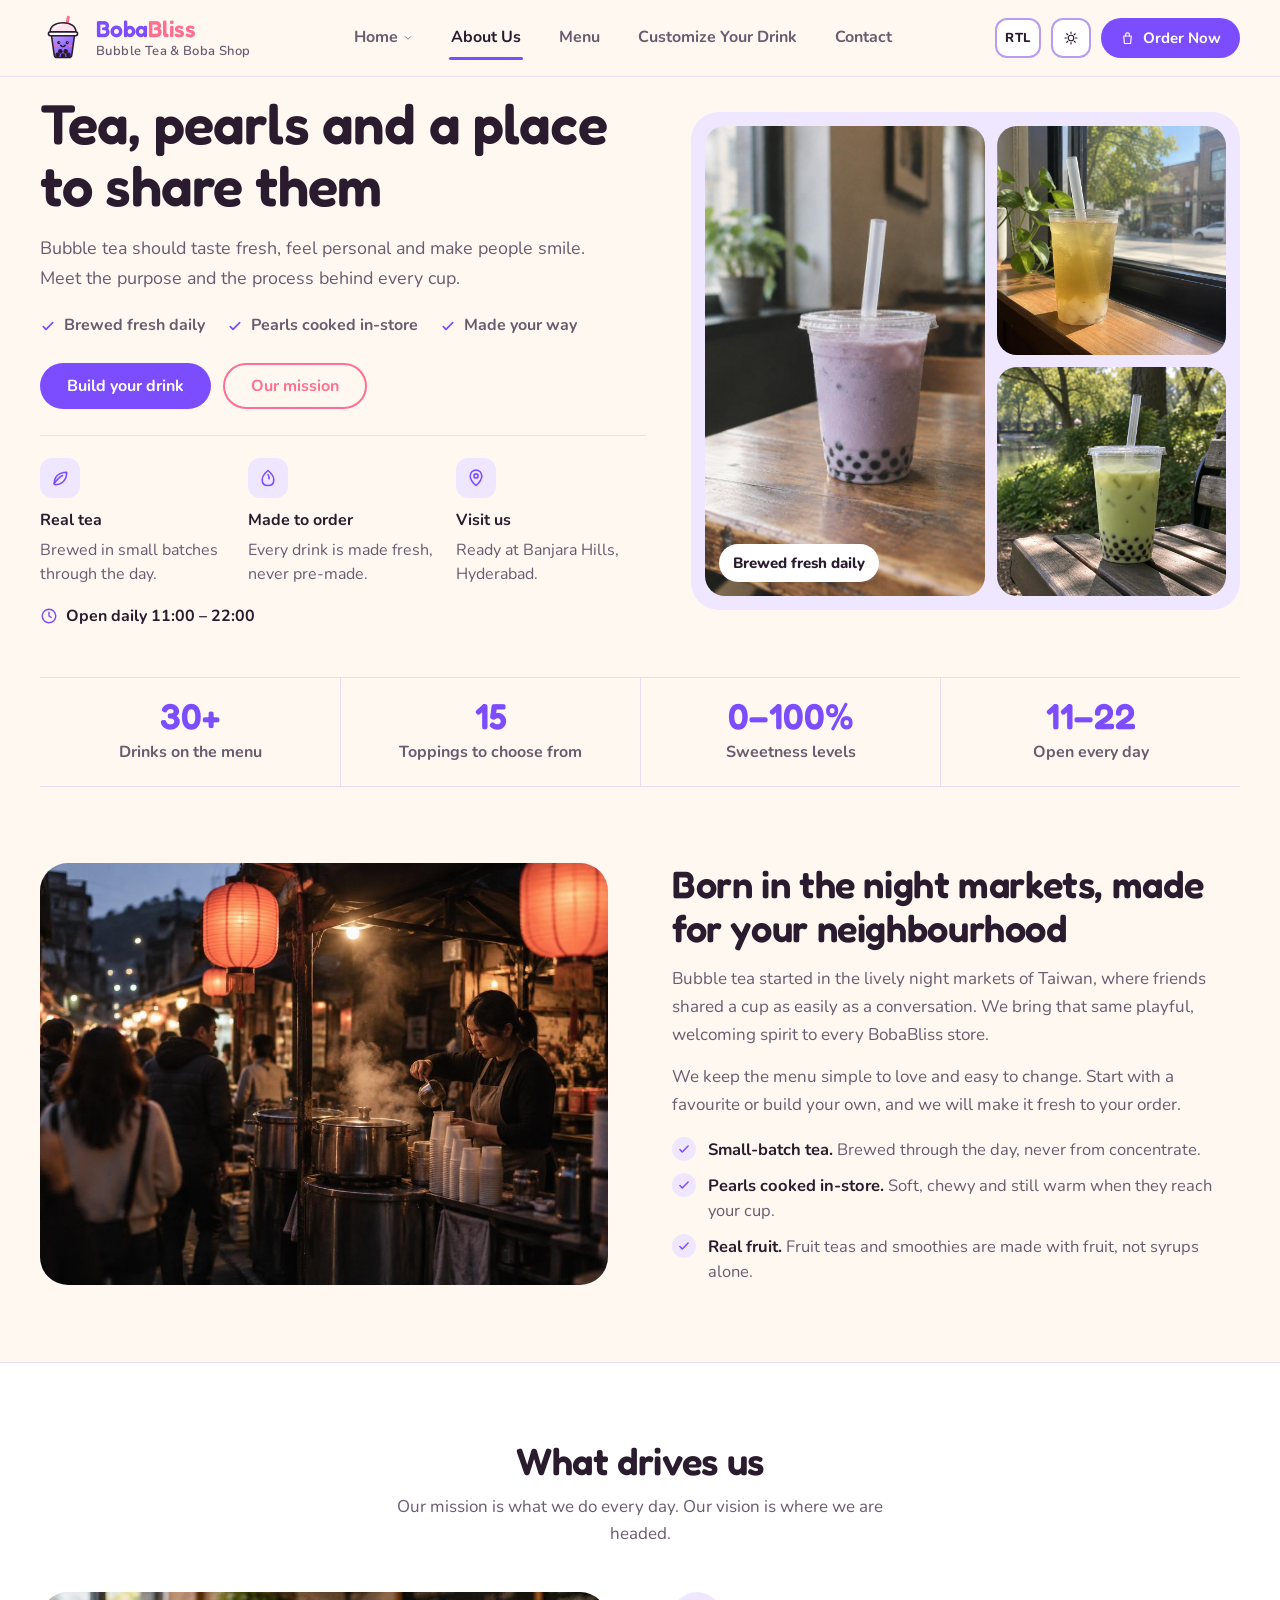
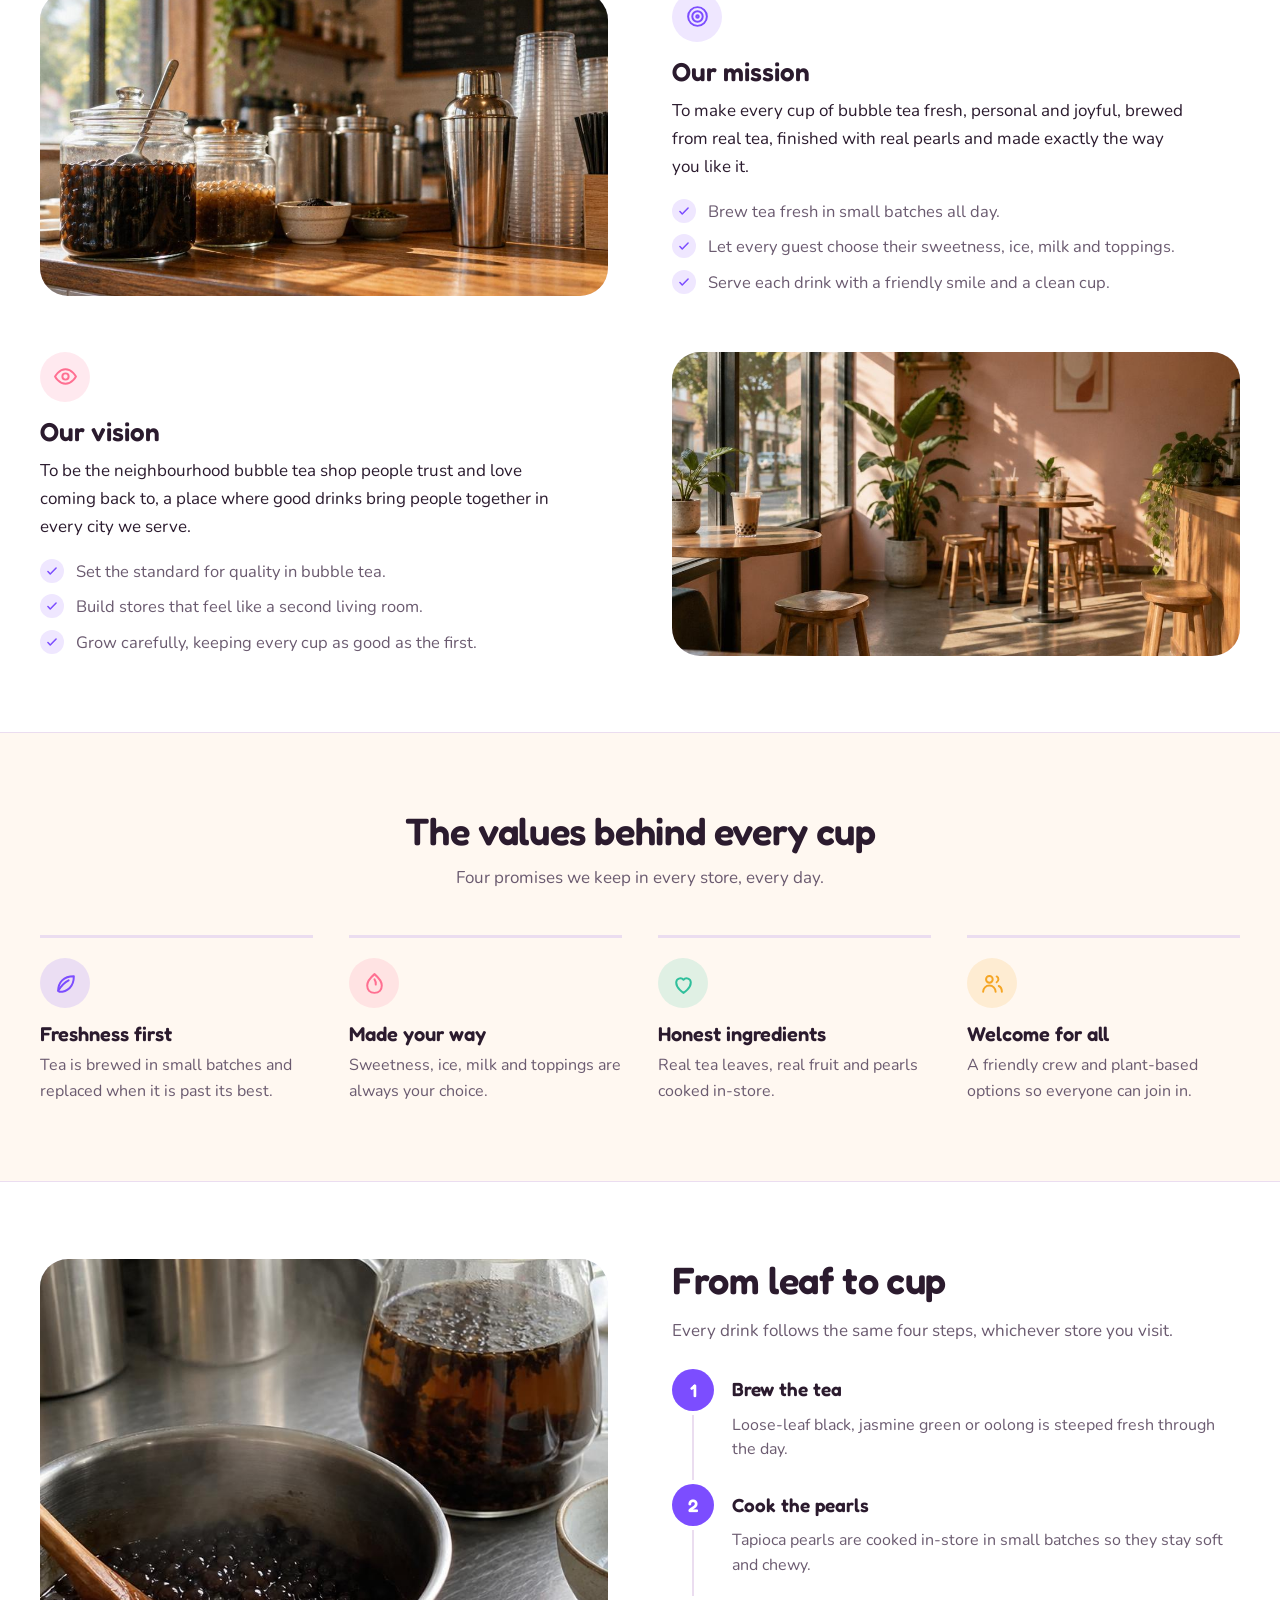
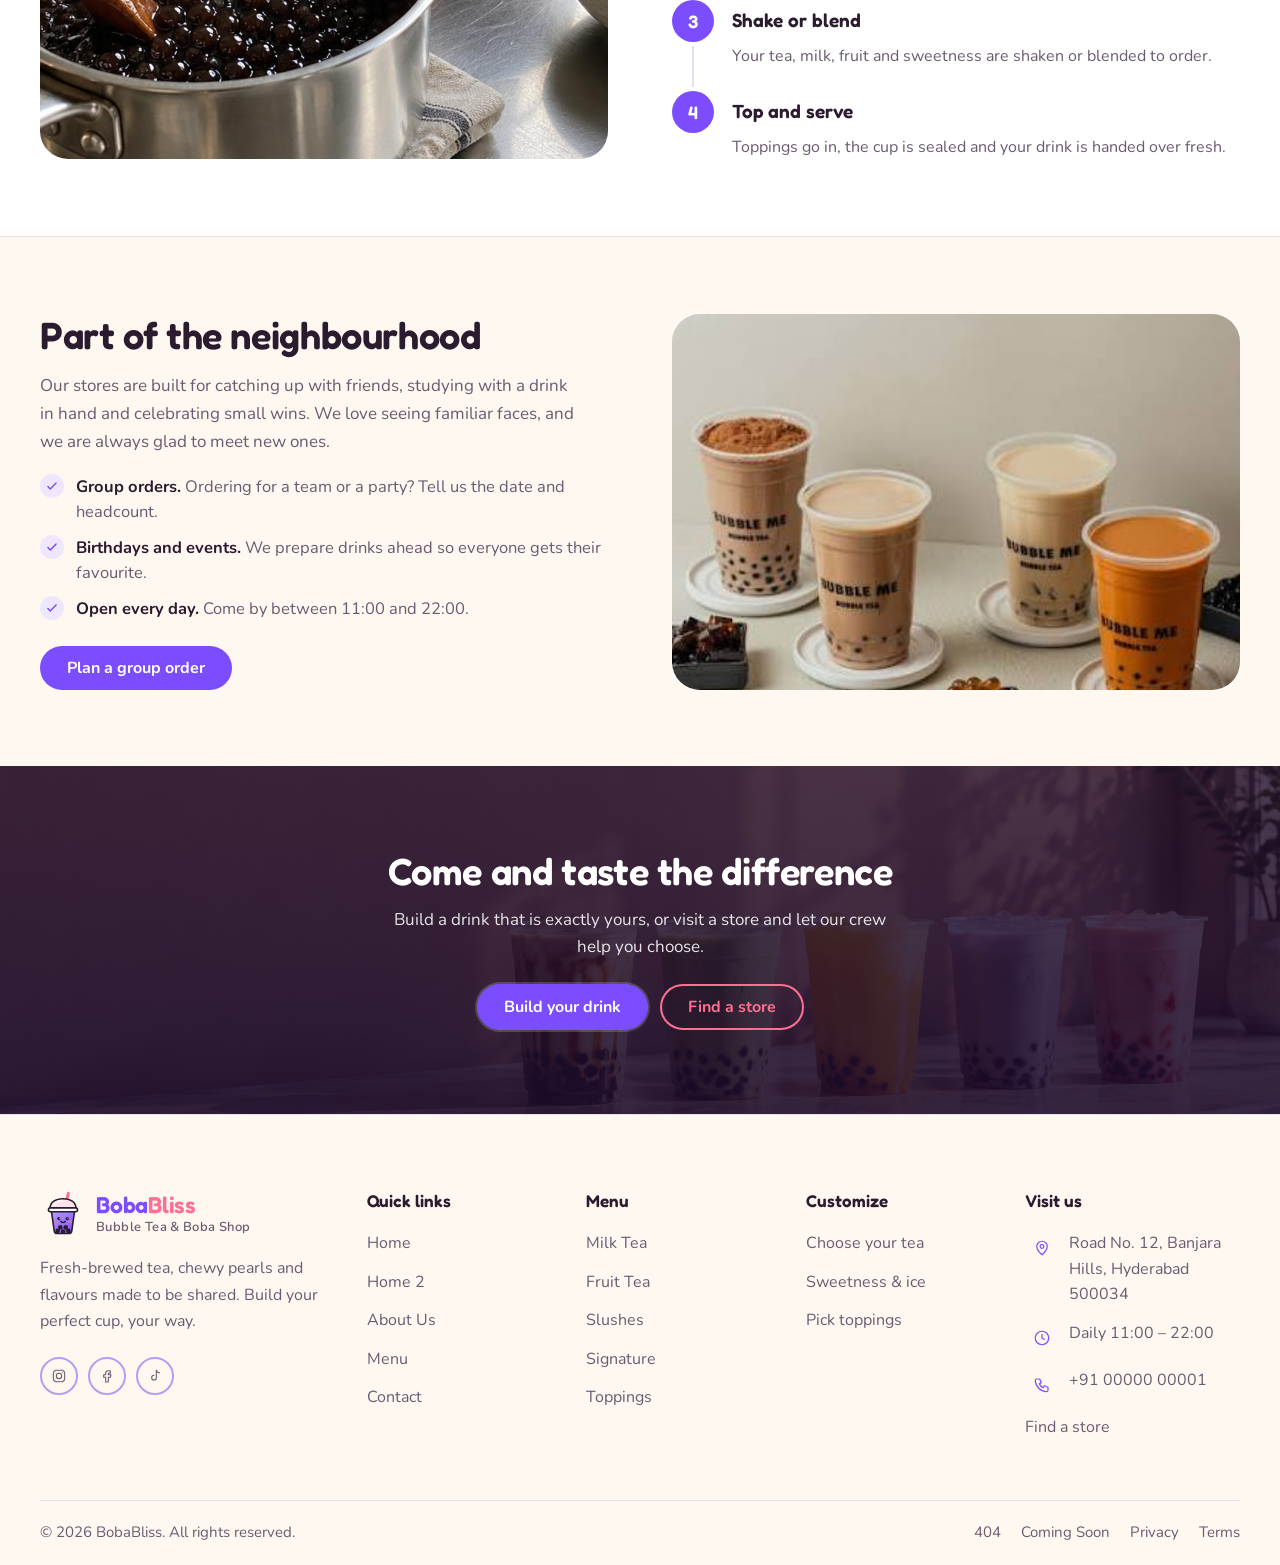
<file: about/about.html>
<!DOCTYPE html>
<html lang="en" dir="ltr" data-theme="light">
<head>
<meta charset="UTF-8">
<meta name="viewport" content="width=device-width, initial-scale=1.0">
<title>About Us — BobaBliss</title>
<meta name="description" content="Learn about BobaBliss: our story, our mission to make every cup fresh and personal, and our vision for a neighbourhood bubble tea shop people love.">
<link rel="icon" type="image/svg+xml" href="../home/favicon.svg">
<link rel="preconnect" href="https://fonts.googleapis.com">
<link rel="preconnect" href="https://fonts.gstatic.com" crossorigin>
<link href="https://fonts.googleapis.com/css2?family=Fredoka:wght@500;600&family=Nunito:wght@400;600;700;800&display=swap" rel="stylesheet">

<link rel="stylesheet" href="../home/style.css">
<link rel="stylesheet" href="about.css">
<script src="../home/script.js"></script>
</head>
<body>

<header class="site">
  <div class="wrap nav-row">
    <a href="../home/index.html" class="brand">
      <span class="brand-logo"><img src="../home/logo.svg" alt="BobaBliss logo" width="46" height="46"></span>
      <span class="brand-text">
        <span class="logo-word">Boba<em>Bliss</em></span><br>
        <span class="brand-sub">Bubble Tea &amp; Boba Shop</span>
      </span>
    </a>

    <nav class="primary" aria-label="Main">
      <div class="nav-item">
        <a href="../home/index.html">Home
          <svg viewBox="0 0 24 24" fill="none" stroke="currentColor" stroke-width="2" stroke-linecap="round" stroke-linejoin="round" class="caret"><path d="M6 9l6 6 6-6"/></svg>
        </a>
        <div class="dropdown">
          <a href="../home/index.html">Home 1</a>
          <a href="../home2/home-2.html">Home 2</a>
        </div>
      </div>
      <a href="../about/about.html" class="active" aria-current="page">About Us</a>
      <a href="../menu/menu.html">Menu</a>
      <a href="../customize/customize.html">Customize Your Drink</a>
      <a href="../contact/contact.html">Contact</a>
    </nav>

    <div class="nav-actions">
      <button class="btn btn-outline btn-sm" id="dir-toggle" aria-label="Toggle text direction">RTL</button>
      <button class="icon-btn" id="theme-toggle" aria-label="Toggle dark mode"><svg viewBox="0 0 24 24" fill="none" stroke="currentColor" stroke-width="1.7" stroke-linecap="round" stroke-linejoin="round" class="sun"><circle cx="12" cy="12" r="4.2"/><path d="M12 3v2.2M12 18.8V21M21 12h-2.2M5.2 12H3M18.4 5.6l-1.5 1.5M7.1 16.9l-1.5 1.5M18.4 18.4l-1.5-1.5M7.1 7.1L5.6 5.6"/></svg><svg viewBox="0 0 24 24" fill="none" stroke="currentColor" stroke-width="1.7" stroke-linecap="round" stroke-linejoin="round" class="moon"><path d="M20 14.5A8.5 8.5 0 1 1 9.5 4a7 7 0 0 0 10.5 10.5z"/></svg></button>
      <a href="../order/order.html" class="btn btn-primary btn-sm desktop-only"><svg viewBox="0 0 24 24" fill="none" stroke="currentColor" stroke-width="1.8" stroke-linecap="round" stroke-linejoin="round"><path d="M6 8h12l-1 12H7L6 8z"/><path d="M9 8V6a3 3 0 016 0v2"/></svg><span class="btn-label">Order Now</span></a>
      <button class="menu-toggle" id="menu-toggle" aria-label="Open menu" aria-expanded="false" aria-controls="mobile-panel"><svg viewBox="0 0 24 24" fill="none" stroke="currentColor" stroke-width="1.6" stroke-linecap="round" stroke-linejoin="round"><path d="M3 6h18M3 12h18M3 18h18"/></svg></button>
    </div>
  </div>

  <div class="mobile-panel" id="mobile-panel">
    <details class="mobile-dropdown">
      <summary>Home</summary>
      <a href="../home/index.html">Home 1</a>
      <a href="../home2/home-2.html">Home 2</a>
    </details>
    <a href="../about/about.html">About Us</a>
    <a href="../menu/menu.html">Menu</a>
    <a href="../customize/customize.html">Customize Your Drink</a>
    <a href="../contact/contact.html">Contact</a>
    <a href="../order/order.html" class="btn btn-primary btn-sm mobile-cta"><svg viewBox="0 0 24 24" fill="none" stroke="currentColor" stroke-width="1.8" stroke-linecap="round" stroke-linejoin="round"><path d="M6 8h12l-1 12H7L6 8z"/><path d="M9 8V6a3 3 0 016 0v2"/></svg><span class="btn-label">Order Now</span></a>
  </div>
</header>

<main class="ab-page">

<svg width="0" height="0" style="position:absolute" aria-hidden="true" focusable="false">
  <symbol id="i-check" viewBox="0 0 24 24"><path d="M5 13l4 4L19 7"/></symbol>
  <symbol id="i-drop" viewBox="0 0 24 24"><path d="M12 21c-4.5 0-7-3-7-7 0-5 7-11 7-11s7 6 7 11c0 4-2.5 7-7 7z"/><path d="M12 8c1 1.5 1.5 3 1.2 5"/></symbol>
  <symbol id="i-heart" viewBox="0 0 24 24"><path d="M12 21s-7-4.4-7-10a4 4 0 017-2.6A4 4 0 0119 11c0 5.6-7 10-7 10z"/></symbol>
  <symbol id="i-leaf" viewBox="0 0 24 24"><path d="M5 19c0-8 5-14 15-14 0 10-6 15-14 15"/><path d="M5 19c3-5 6-8 10-10"/></symbol>
  <symbol id="i-users" viewBox="0 0 24 24"><circle cx="9" cy="8" r="3.2"/><path d="M3 20c0-3.5 2.7-6 6-6s6 2.5 6 6"/><path d="M16 5.2a3.2 3.2 0 010 5.6M18 14.4c1.8.8 3 2.7 3 5.6"/></symbol>
  <symbol id="i-target" viewBox="0 0 24 24"><circle cx="12" cy="12" r="9"/><circle cx="12" cy="12" r="5"/><circle cx="12" cy="12" r="1.2"/></symbol>
  <symbol id="i-eye" viewBox="0 0 24 24"><path d="M2 12s3.6-7 10-7 10 7 10 7-3.6 7-10 7S2 12 2 12z"/><circle cx="12" cy="12" r="3"/></symbol>
  <symbol id="i-clock" viewBox="0 0 24 24"><circle cx="12" cy="12" r="9"/><path d="M12 7v5l3 2"/></symbol>
  <symbol id="i-pin" viewBox="0 0 24 24"><path d="M12 21s7-6.2 7-11.5A7 7 0 005 9.5C5 14.8 12 21 12 21z"/><circle cx="12" cy="9.5" r="2.5"/></symbol>
</svg>


<section class="ab-hero">
  <div class="wrap ab-hero-grid">
    <div class="ab-hero-copy">
      <h1>Tea, pearls and a place to share them</h1>
      <p class="ab-lead">Bubble tea should taste fresh, feel personal and make people smile. Meet the purpose and the process behind every cup.</p>
      <ul class="ab-chips">
        <li><svg viewBox="0 0 24 24"><use href="#i-check"/></svg>Brewed fresh daily</li>
        <li><svg viewBox="0 0 24 24"><use href="#i-check"/></svg>Pearls cooked in-store</li>
        <li><svg viewBox="0 0 24 24"><use href="#i-check"/></svg>Made your way</li>
      </ul>
      <div class="ab-hero-btns">
        <a href="../customize/customize.html" class="btn btn-primary">Build your drink</a>
        <a href="#mission" class="btn btn-outline">Our mission</a>
      </div>
      <div class="ab-feats">
        <div class="ab-feat"><span class="ab-ico"><svg viewBox="0 0 24 24"><use href="#i-leaf"/></svg></span><b>Real tea</b><p>Brewed in small batches through the day.</p></div>
        <div class="ab-feat"><span class="ab-ico"><svg viewBox="0 0 24 24"><use href="#i-drop"/></svg></span><b>Made to order</b><p>Every drink is made fresh, never pre-made.</p></div>
        <div class="ab-feat"><span class="ab-ico"><svg viewBox="0 0 24 24"><use href="#i-pin"/></svg></span><b>Visit us</b><p>Ready at Banjara Hills, Hyderabad.</p></div>
      </div>
      <p class="ab-open"><svg viewBox="0 0 24 24"><use href="#i-clock"/></svg>Open daily 11:00 – 22:00</p>
    </div>

    <div class="ab-visual">
      <div class="ab-collage">
      <figure class="c1"><img src="images/about-hero-taro.jpg" alt="Taro pearl milk tea on a wooden café table" fetchpriority="high"><figcaption>Brewed fresh daily</figcaption></figure>
      <figure class="c2"><img src="images/about-hero-green-tea.jpg" alt="Iced jasmine green tea with lychee jelly on a sunny windowsill" fetchpriority="high"></figure>
      <figure class="c3"><img src="images/about-hero-honeydew.jpg" alt="Honeydew milk tea with pearls on a park bench" fetchpriority="high"></figure>
      </div>
    </div>
  </div>
</section>

<div class="wrap">
  <div class="ab-stats">
    <div class="ab-stat"><b>30+</b><span>Drinks on the menu</span></div>
    <div class="ab-stat"><b>15</b><span>Toppings to choose from</span></div>
    <div class="ab-stat"><b>0–100%</b><span>Sweetness levels</span></div>
    <div class="ab-stat"><b>11–22</b><span>Open every day</span></div>
  </div>
</div>


<section class="ab-section">
  <div class="wrap ab-split">
    <div class="ab-split-img"><img src="images/about-story-night-market.jpg" alt="A night market tea stall lit by red lanterns" loading="lazy"></div>
    <div>
      <h2>Born in the night markets, made for your neighbourhood</h2>
      <p class="lead">Bubble tea started in the lively night markets of Taiwan, where friends shared a cup as easily as a conversation. We bring that same playful, welcoming spirit to every BobaBliss store.</p>
      <p class="lead">We keep the menu simple to love and easy to change. Start with a favourite or build your own, and we will make it fresh to your order.</p>
      <ul class="ab-points">
        <li><svg viewBox="0 0 24 24"><use href="#i-check"/></svg><span><b>Small-batch tea.</b> Brewed through the day, never from concentrate.</span></li>
        <li><svg viewBox="0 0 24 24"><use href="#i-check"/></svg><span><b>Pearls cooked in-store.</b> Soft, chewy and still warm when they reach your cup.</span></li>
        <li><svg viewBox="0 0 24 24"><use href="#i-check"/></svg><span><b>Real fruit.</b> Fruit teas and smoothies are made with fruit, not syrups alone.</span></li>
      </ul>
    </div>
  </div>
</section>


<section class="ab-section ab-alt" id="mission">
  <div class="wrap">
    <div class="ab-head">
      <h2>What drives us</h2>
      <p>Our mission is what we do every day. Our vision is where we are headed.</p>
    </div>

    <div class="ab-split ab-row">
      <div class="ab-split-img wide"><img src="images/about-mission-counter.jpg" alt="Jars of tapioca pearls and tea canisters on the shop counter" loading="lazy"></div>
      <div>
        <span class="ab-ico"><svg viewBox="0 0 24 24"><use href="#i-target"/></svg></span>
        <h3>Our mission</h3>
        <p class="ab-statement">To make every cup of bubble tea fresh, personal and joyful, brewed from real tea, finished with real pearls and made exactly the way you like it.</p>
        <ul class="ab-points">
          <li><svg viewBox="0 0 24 24"><use href="#i-check"/></svg><span>Brew tea fresh in small batches all day.</span></li>
          <li><svg viewBox="0 0 24 24"><use href="#i-check"/></svg><span>Let every guest choose their sweetness, ice, milk and toppings.</span></li>
          <li><svg viewBox="0 0 24 24"><use href="#i-check"/></svg><span>Serve each drink with a friendly smile and a clean cup.</span></li>
        </ul>
      </div>
    </div>

    <div class="ab-split ab-row rev">
      <div class="ab-split-img wide"><img src="images/about-vision-shop.jpg" alt="A sunny, cosy bubble tea shop seating area" loading="lazy"></div>
      <div>
        <span class="ab-ico ab-ico--b"><svg viewBox="0 0 24 24"><use href="#i-eye"/></svg></span>
        <h3>Our vision</h3>
        <p class="ab-statement">To be the neighbourhood bubble tea shop people trust and love coming back to, a place where good drinks bring people together in every city we serve.</p>
        <ul class="ab-points">
          <li><svg viewBox="0 0 24 24"><use href="#i-check"/></svg><span>Set the standard for quality in bubble tea.</span></li>
          <li><svg viewBox="0 0 24 24"><use href="#i-check"/></svg><span>Build stores that feel like a second living room.</span></li>
          <li><svg viewBox="0 0 24 24"><use href="#i-check"/></svg><span>Grow carefully, keeping every cup as good as the first.</span></li>
        </ul>
      </div>
    </div>
  </div>
</section>


<section class="ab-section">
  <div class="wrap">
    <div class="ab-head">
      <h2>The values behind every cup</h2>
      <p>Four promises we keep in every store, every day.</p>
    </div>
    <div class="ab-values">
      <div class="ab-value"><span class="ab-ico"><svg viewBox="0 0 24 24"><use href="#i-leaf"/></svg></span><h3>Freshness first</h3><p>Tea is brewed in small batches and replaced when it is past its best.</p></div>
      <div class="ab-value"><span class="ab-ico"><svg viewBox="0 0 24 24"><use href="#i-drop"/></svg></span><h3>Made your way</h3><p>Sweetness, ice, milk and toppings are always your choice.</p></div>
      <div class="ab-value"><span class="ab-ico"><svg viewBox="0 0 24 24"><use href="#i-heart"/></svg></span><h3>Honest ingredients</h3><p>Real tea leaves, real fruit and pearls cooked in-store.</p></div>
      <div class="ab-value"><span class="ab-ico"><svg viewBox="0 0 24 24"><use href="#i-users"/></svg></span><h3>Welcome for all</h3><p>A friendly crew and plant-based options so everyone can join in.</p></div>
    </div>
  </div>
</section>


<section class="ab-section ab-alt">
  <div class="wrap ab-split">
    <div class="ab-split-img tall"><img src="images/about-process-pearls.jpg" alt="Tapioca pearls cooking beside freshly steeped tea" loading="lazy"></div>
    <div>
      <h2>From leaf to cup</h2>
      <p class="lead">Every drink follows the same four steps, whichever store you visit.</p>
      <ol class="ab-timeline">
        <li><h3>Brew the tea</h3><p>Loose-leaf black, jasmine green or oolong is steeped fresh through the day.</p></li>
        <li><h3>Cook the pearls</h3><p>Tapioca pearls are cooked in-store in small batches so they stay soft and chewy.</p></li>
        <li><h3>Shake or blend</h3><p>Your tea, milk, fruit and sweetness are shaken or blended to order.</p></li>
        <li><h3>Top and serve</h3><p>Toppings go in, the cup is sealed and your drink is handed over fresh.</p></li>
      </ol>
    </div>
  </div>
</section>


<section class="ab-section">
  <div class="wrap ab-split rev">
    <div class="ab-split-img"><img src="images/grouporder.jpg" alt="Two friends sharing bubble teas on a bench" loading="lazy"></div>
    <div>
      <h2>Part of the neighbourhood</h2>
      <p class="lead">Our stores are built for catching up with friends, studying with a drink in hand and celebrating small wins. We love seeing familiar faces, and we are always glad to meet new ones.</p>
      <ul class="ab-points">
        <li><svg viewBox="0 0 24 24"><use href="#i-check"/></svg><span><b>Group orders.</b> Ordering for a team or a party? Tell us the date and headcount.</span></li>
        <li><svg viewBox="0 0 24 24"><use href="#i-check"/></svg><span><b>Birthdays and events.</b> We prepare drinks ahead so everyone gets their favourite.</span></li>
        <li><svg viewBox="0 0 24 24"><use href="#i-check"/></svg><span><b>Open every day.</b> Come by between 11:00 and 22:00.</span></li>
      </ul>
      <a href="../contact/contact.html" class="btn btn-primary">Plan a group order</a>
    </div>
  </div>
</section>


<section class="ab-cta">
  <div class="ab-cta-bg"><img src="images/about-cta.jpg" alt="" loading="lazy"></div>
  <div class="wrap ab-cta-inner">
    <h2>Come and taste the difference</h2>
    <p>Build a drink that is exactly yours, or visit a store and let our crew help you choose.</p>
    <div class="ab-cta-btns">
      <a href="../customize/customize.html" class="btn btn-primary">Build your drink</a>
      <a href="../contact/contact.html#stores" class="btn btn-outline">Find a store</a>
    </div>
  </div>
</section>

</main>

<footer class="site">
  <div class="wrap footer-grid">
    <div class="footer-brand">
      <a href="../home/index.html" class="brand">
      <span class="brand-logo"><img src="../home/logo.svg" alt="BobaBliss logo" width="46" height="46"></span>
      <span class="brand-text">
        <span class="logo-word">Boba<em>Bliss</em></span><br>
        <span class="brand-sub">Bubble Tea &amp; Boba Shop</span>
      </span>
    </a>
      <p class="footer-desc">Fresh-brewed tea, chewy pearls and flavours made to be shared. Build your perfect cup, your way.</p>
      <div class="socials">
        <a href="#" aria-label="Instagram"><svg viewBox="0 0 24 24" fill="none" stroke="currentColor" stroke-width="1.6" stroke-linecap="round" stroke-linejoin="round"><rect x="3.5" y="3.5" width="17" height="17" rx="5"/><circle cx="12" cy="12" r="4"/><circle cx="17" cy="7" r=".8" fill="currentColor" stroke="none"/></svg></a>
        <a href="#" aria-label="Facebook"><svg viewBox="0 0 24 24" fill="none" stroke="currentColor" stroke-width="1.6" stroke-linecap="round" stroke-linejoin="round"><path d="M14 8h3V4h-3a4 4 0 00-4 4v2H7v4h3v7h4v-7h3l1-4h-4V8z"/></svg></a>
        <a href="#" aria-label="TikTok"><svg viewBox="0 0 24 24" fill="none" stroke="currentColor" stroke-width="1.6" stroke-linecap="round" stroke-linejoin="round"><path d="M14 3v11.5a3.5 3.5 0 11-3.5-3.5M14 3c.4 2.6 2 4.2 5 4.5"/></svg></a>
      </div>
    </div>

    <div class="footer-col"><h4>Quick links</h4><ul><li><a href="../home/index.html">Home</a></li><li><a href="../home2/home-2.html">Home 2</a></li><li><a href="../about/about.html">About Us</a></li><li><a href="../menu/menu.html">Menu</a></li><li><a href="../contact/contact.html">Contact</a></li></ul></div>

    <div class="footer-col"><h4>Menu</h4><ul><li><a href="../menu/menu.html#milk-tea">Milk Tea</a></li><li><a href="../menu/menu.html#fruit-tea">Fruit Tea</a></li><li><a href="../menu/menu.html#smoothies">Slushes</a></li><li><a href="../menu/menu.html#signature">Signature</a></li><li><a href="../menu/menu.html#toppings">Toppings</a></li></ul></div>

    <div class="footer-col">
      <h4>Customize</h4>
      <ul>
        <li><a href="../customize/customize.html#base">Choose your tea</a></li>
        <li><a href="../customize/customize.html#sweetness">Sweetness &amp; ice</a></li>
        <li><a href="../customize/customize.html#toppings">Pick toppings</a></li>
      </ul>
    </div>

    <div class="footer-col">
      <h4>Visit us</h4>
      <ul>
        <li class="contact-line"><svg viewBox="0 0 24 24" fill="none" stroke="currentColor" stroke-width="1.6" stroke-linecap="round" stroke-linejoin="round"><path d="M12 21s7-6.2 7-11a7 7 0 10-14 0c0 4.8 7 11 7 11z"/><circle cx="12" cy="10" r="2.5"/></svg><span>Road No. 12, Banjara Hills, Hyderabad 500034</span></li>
        <li class="contact-line"><svg viewBox="0 0 24 24" fill="none" stroke="currentColor" stroke-width="1.6" stroke-linecap="round" stroke-linejoin="round"><circle cx="12" cy="12" r="9"/><path d="M12 7v5l3 2"/></svg><span>Daily 11:00 – 22:00</span></li>
        <li class="contact-line"><svg viewBox="0 0 24 24" fill="none" stroke="currentColor" stroke-width="1.6" stroke-linecap="round" stroke-linejoin="round"><path d="M5 4h4l2 5-2.5 1.5a11 11 0 005 5L15 13l5 2v4a2 2 0 01-2 2A16 16 0 013 6a2 2 0 012-2z"/></svg><span>+91 00000 00001</span></li>
        <li><a href="../contact/contact.html#stores">Find a store</a></li>
      </ul>
    </div>
  </div>

  <div class="wrap footer-bottom">
    <p>© 2026 BobaBliss. All rights reserved.</p>
    <div class="footer-bottom-links">
      <a href="../additional/404.html">404</a>
      <a href="../additional/coming-soon.html">Coming Soon</a>
      <a href="../additional/privacy.html">Privacy</a>
      <a href="../additional/terms.html">Terms</a>
    </div>
  </div>
</footer>


</body>
</html>
</file>
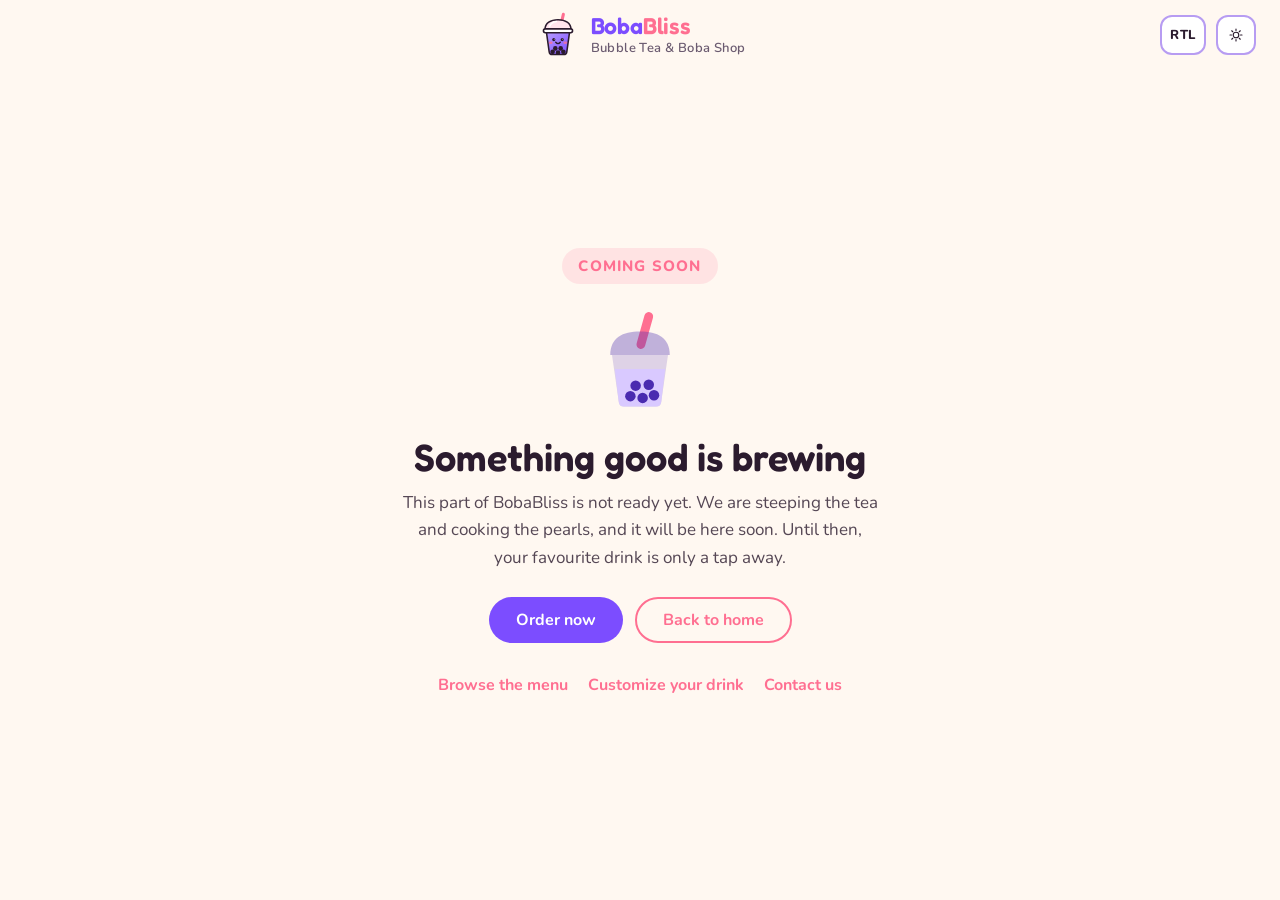
<file: additional/coming-soon.html>
<!DOCTYPE html>
<html data-theme="light" dir="ltr" lang="en">
<head>
<meta charset="utf-8"/>
<meta content="width=device-width, initial-scale=1.0" name="viewport"/>
<title>Coming Soon — BobaBliss Bubble Tea</title>
<meta content="This part of BobaBliss is still brewing. Check back soon, or order your favourite drink in the meantime." name="description"/>
<link href="../home/favicon.svg" rel="icon" type="image/svg+xml"/>
<link href="https://fonts.googleapis.com" rel="preconnect"/>
<link crossorigin="" href="https://fonts.gstatic.com" rel="preconnect"/>
<link href="https://fonts.googleapis.com/css2?family=Fredoka:wght@500;600&amp;family=Nunito:wght@400;600;700;800&amp;display=swap" rel="stylesheet"/>
<link href="../home/style.css" rel="stylesheet"/>
<link href="../order/order.css" rel="stylesheet"/>
<link href="additional.css" rel="stylesheet"/>

<script src="../home/script.js"></script>
</head>
<body>
<header class="od-top">
<div class="od-top-in">
<span class="od-top-sp" aria-hidden="true"></span>
<a class="brand" href="../home/index.html"><span class="brand-logo"><img alt="BobaBliss logo" height="46" src="../home/logo.svg" width="46"/></span><span class="brand-text"><span class="logo-word">Boba<em>Bliss</em></span><br/><span class="brand-sub">Bubble Tea &amp; Boba Shop</span></span></a>
<div class="nav-actions">
<button aria-label="Toggle text direction" class="btn btn-outline btn-sm" id="dir-toggle">RTL</button>
<button aria-label="Toggle dark mode" class="icon-btn" id="theme-toggle"><svg class="sun" fill="none" stroke="currentColor" stroke-linecap="round" stroke-linejoin="round" stroke-width="1.7" viewbox="0 0 24 24"><circle cx="12" cy="12" r="4.2"></circle><path d="M12 3v2.2M12 18.8V21M21 12h-2.2M5.2 12H3M18.4 5.6l-1.5 1.5M7.1 16.9l-1.5 1.5M18.4 18.4l-1.5-1.5M7.1 7.1L5.6 5.6"></path></svg><svg class="moon" fill="none" stroke="currentColor" stroke-linecap="round" stroke-linejoin="round" stroke-width="1.7" viewbox="0 0 24 24"><path d="M20 14.5A8.5 8.5 0 1 1 9.5 4a7 7 0 0 0 10.5 10.5z"></path></svg></button>
</div>
</div>
</header>

<main class="st-page">
<div class="wrap">
  <div class="st-card">
    <span class="st-badge">Coming soon</span>
    <div class="st-art" aria-hidden="true">
      <svg viewBox="0 0 64 64"><path d="M37 6l-4.5 16" stroke="#FF6F91" stroke-width="5" stroke-linecap="round" fill="none"/><path d="M15 28c0-10 7-13.5 17-13.5S49 18 49 28z" fill="currentColor" fill-opacity=".35"/><path d="M16 28h32l-3.9 27a2.8 2.8 0 0 1-2.8 2.4H22.7a2.8 2.8 0 0 1-2.8-2.4z" fill="currentColor" fill-opacity=".18"/><path d="M17.6 36h28.8l-2.3 19a2.8 2.8 0 0 1-2.8 2.4H22.7a2.8 2.8 0 0 1-2.8-2.4z" fill="#D9C9FF"/><g fill="#4A2BB0"><circle class="st-pearl" cx="26.5" cy="51.5" r="3"/><circle class="st-pearl" cx="33.5" cy="52.5" r="3"/><circle class="st-pearl" cx="40" cy="51" r="3"/><circle class="st-pearl" cx="29.5" cy="45.5" r="3"/><circle class="st-pearl" cx="37" cy="45" r="3"/></g></svg>
    </div>
    <h1>Something good is brewing</h1>
    <p>This part of BobaBliss is not ready yet. We are steeping the tea and cooking the pearls, and it will be here soon. Until then, your favourite drink is only a tap away.</p>
    <div class="st-btns">
      <a class="btn btn-primary" href="../order/order.html">Order now</a>
      <a class="btn btn-outline" href="../home/index.html">Back to home</a>
    </div>
    <div class="st-links">
      <a href="../menu/menu.html">Browse the menu</a>
      <a href="../customize/customize.html">Customize your drink</a>
      <a href="../contact/contact.html">Contact us</a>
    </div>
  </div>
</div>
</main>
</body>
</html>
</file>
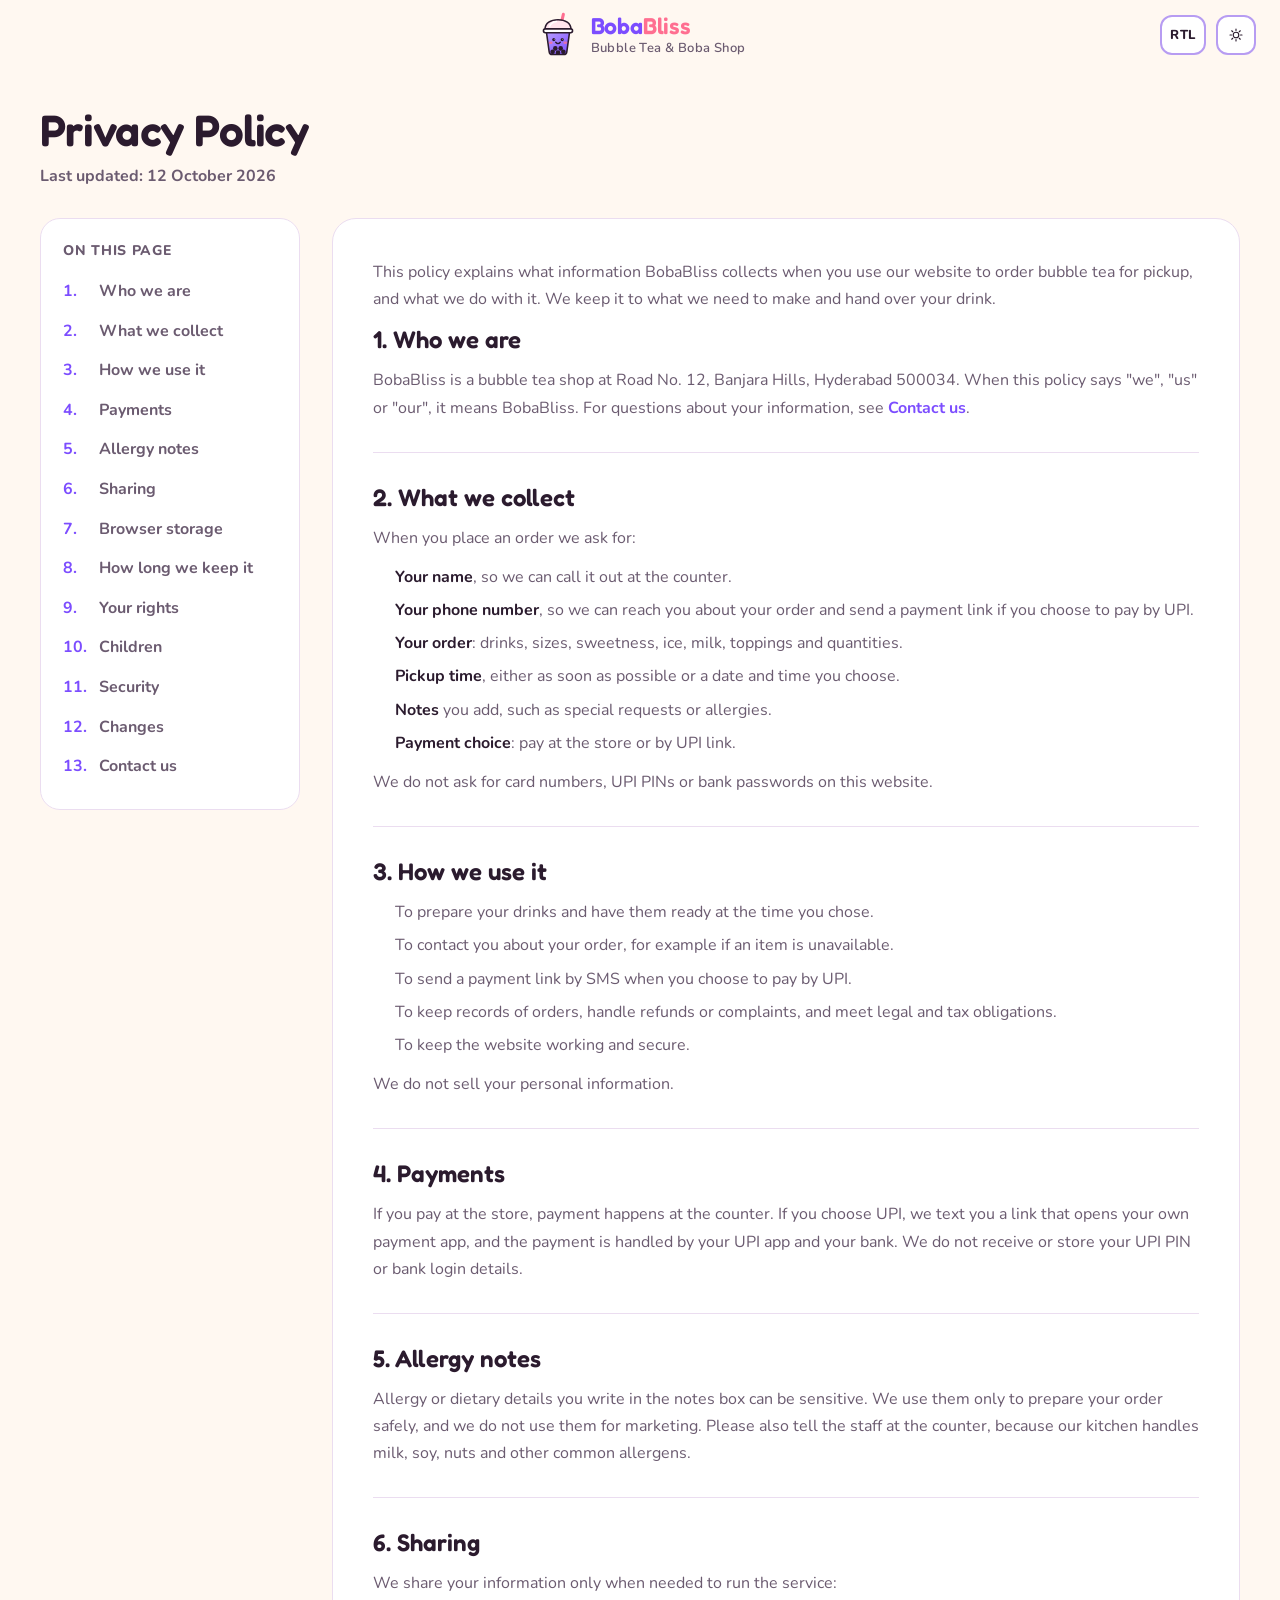
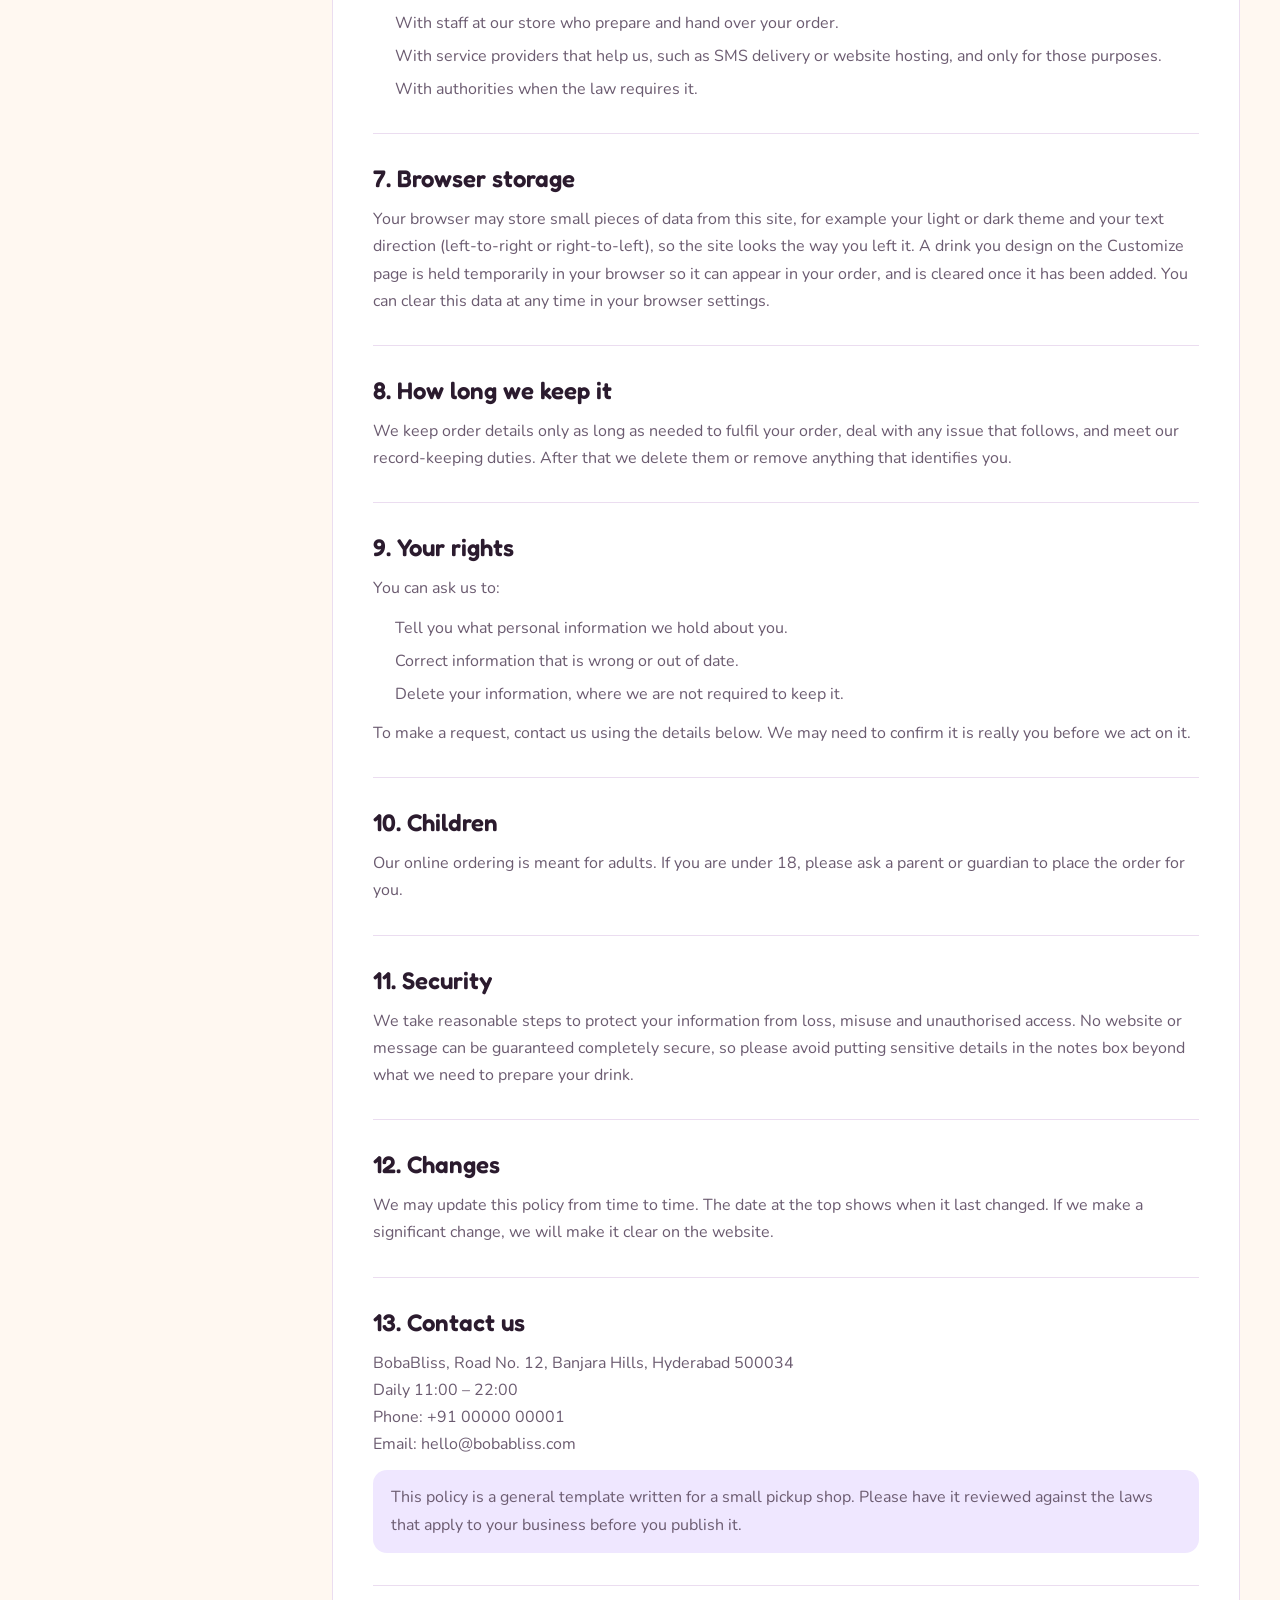
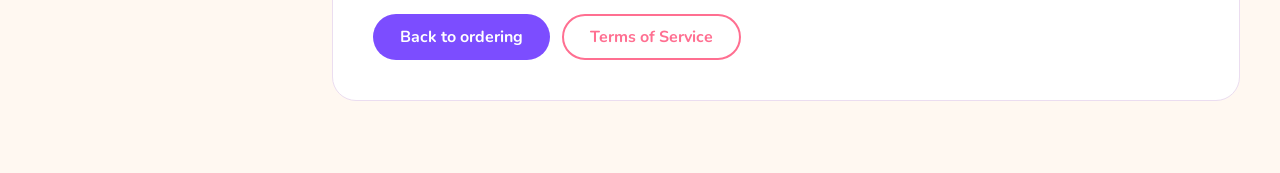
<file: additional/privacy.html>
<!DOCTYPE html>
<html data-theme="light" dir="ltr" lang="en">
<head>
<meta charset="utf-8"/>
<meta content="width=device-width, initial-scale=1.0" name="viewport"/>
<title>Privacy Policy — BobaBliss Bubble Tea</title>
<meta content="How BobaBliss collects, uses and protects your information when you order bubble tea for pickup." name="description"/>
<link href="../home/favicon.svg" rel="icon" type="image/svg+xml"/>
<link href="https://fonts.googleapis.com" rel="preconnect"/>
<link crossorigin="" href="https://fonts.gstatic.com" rel="preconnect"/>
<link href="https://fonts.googleapis.com/css2?family=Fredoka:wght@500;600&amp;family=Nunito:wght@400;600;700;800&amp;display=swap" rel="stylesheet"/>
<link href="../home/style.css" rel="stylesheet"/>
<link href="../order/order.css" rel="stylesheet"/>
<link href="additional.css" rel="stylesheet"/>
<script src="../home/script.js"></script>
</head>
<body>
<header class="od-top">
<div class="od-top-in">
<span class="od-top-sp" aria-hidden="true"></span>
<a class="brand" href="../home/index.html"><span class="brand-logo"><img alt="BobaBliss logo" height="46" src="../home/logo.svg" width="46"/></span><span class="brand-text"><span class="logo-word">Boba<em>Bliss</em></span><br/><span class="brand-sub">Bubble Tea &amp; Boba Shop</span></span></a>
<div class="nav-actions">
<button aria-label="Toggle text direction" class="btn btn-outline btn-sm" id="dir-toggle">RTL</button>
<button aria-label="Toggle dark mode" class="icon-btn" id="theme-toggle"><svg class="sun" fill="none" stroke="currentColor" stroke-linecap="round" stroke-linejoin="round" stroke-width="1.7" viewbox="0 0 24 24"><circle cx="12" cy="12" r="4.2"></circle><path d="M12 3v2.2M12 18.8V21M21 12h-2.2M5.2 12H3M18.4 5.6l-1.5 1.5M7.1 16.9l-1.5 1.5M18.4 18.4l-1.5-1.5M7.1 7.1L5.6 5.6"></path></svg><svg class="moon" fill="none" stroke="currentColor" stroke-linecap="round" stroke-linejoin="round" stroke-width="1.7" viewbox="0 0 24 24"><path d="M20 14.5A8.5 8.5 0 1 1 9.5 4a7 7 0 0 0 10.5 10.5z"></path></svg></button>
</div>
</div>
</header>

<main class="ad-page">
<div class="wrap ad-body">
  <div class="ad-head">
    <h1>Privacy Policy</h1>
    <p>Last updated: 12 October 2026</p>
  </div>

  <div class="ad-layout">
    <nav class="ad-toc" aria-label="On this page">
      <h2>On this page</h2>
      <ol>
        <li><a href="#who">Who we are</a></li>
        <li><a href="#collect">What we collect</a></li>
        <li><a href="#use">How we use it</a></li>
        <li><a href="#payments">Payments</a></li>
        <li><a href="#allergies">Allergy notes</a></li>
        <li><a href="#sharing">Sharing</a></li>
        <li><a href="#storage">Browser storage</a></li>
        <li><a href="#retention">How long we keep it</a></li>
        <li><a href="#rights">Your rights</a></li>
        <li><a href="#children">Children</a></li>
        <li><a href="#security">Security</a></li>
        <li><a href="#changes">Changes</a></li>
        <li><a href="#contact">Contact us</a></li>
      </ol>
    </nav>

    <article class="ad-doc">
      <p>This policy explains what information BobaBliss collects when you use our website to order bubble tea for pickup, and what we do with it. We keep it to what we need to make and hand over your drink.</p>

      <section id="who">
        <h2>1. Who we are</h2>
        <p>BobaBliss is a bubble tea shop at Road No. 12, Banjara Hills, Hyderabad 500034. When this policy says "we", "us" or "our", it means BobaBliss. For questions about your information, see <a href="#contact">Contact us</a>.</p>
      </section>

      <section id="collect">
        <h2>2. What we collect</h2>
        <p>When you place an order we ask for:</p>
        <ul>
          <li><b>Your name</b>, so we can call it out at the counter.</li>
          <li><b>Your phone number</b>, so we can reach you about your order and send a payment link if you choose to pay by UPI.</li>
          <li><b>Your order</b>: drinks, sizes, sweetness, ice, milk, toppings and quantities.</li>
          <li><b>Pickup time</b>, either as soon as possible or a date and time you choose.</li>
          <li><b>Notes</b> you add, such as special requests or allergies.</li>
          <li><b>Payment choice</b>: pay at the store or by UPI link.</li>
        </ul>
        <p>We do not ask for card numbers, UPI PINs or bank passwords on this website.</p>
      </section>

      <section id="use">
        <h2>3. How we use it</h2>
        <ul>
          <li>To prepare your drinks and have them ready at the time you chose.</li>
          <li>To contact you about your order, for example if an item is unavailable.</li>
          <li>To send a payment link by SMS when you choose to pay by UPI.</li>
          <li>To keep records of orders, handle refunds or complaints, and meet legal and tax obligations.</li>
          <li>To keep the website working and secure.</li>
        </ul>
        <p>We do not sell your personal information.</p>
      </section>

      <section id="payments">
        <h2>4. Payments</h2>
        <p>If you pay at the store, payment happens at the counter. If you choose UPI, we text you a link that opens your own payment app, and the payment is handled by your UPI app and your bank. We do not receive or store your UPI PIN or bank login details.</p>
      </section>

      <section id="allergies">
        <h2>5. Allergy notes</h2>
        <p>Allergy or dietary details you write in the notes box can be sensitive. We use them only to prepare your order safely, and we do not use them for marketing. Please also tell the staff at the counter, because our kitchen handles milk, soy, nuts and other common allergens.</p>
      </section>

      <section id="sharing">
        <h2>6. Sharing</h2>
        <p>We share your information only when needed to run the service:</p>
        <ul>
          <li>With staff at our store who prepare and hand over your order.</li>
          <li>With service providers that help us, such as SMS delivery or website hosting, and only for those purposes.</li>
          <li>With authorities when the law requires it.</li>
        </ul>
      </section>

      <section id="storage">
        <h2>7. Browser storage</h2>
        <p>Your browser may store small pieces of data from this site, for example your light or dark theme and your text direction (left-to-right or right-to-left), so the site looks the way you left it. A drink you design on the Customize page is held temporarily in your browser so it can appear in your order, and is cleared once it has been added. You can clear this data at any time in your browser settings.</p>
      </section>

      <section id="retention">
        <h2>8. How long we keep it</h2>
        <p>We keep order details only as long as needed to fulfil your order, deal with any issue that follows, and meet our record-keeping duties. After that we delete them or remove anything that identifies you.</p>
      </section>

      <section id="rights">
        <h2>9. Your rights</h2>
        <p>You can ask us to:</p>
        <ul>
          <li>Tell you what personal information we hold about you.</li>
          <li>Correct information that is wrong or out of date.</li>
          <li>Delete your information, where we are not required to keep it.</li>
        </ul>
        <p>To make a request, contact us using the details below. We may need to confirm it is really you before we act on it.</p>
      </section>

      <section id="children">
        <h2>10. Children</h2>
        <p>Our online ordering is meant for adults. If you are under 18, please ask a parent or guardian to place the order for you.</p>
      </section>

      <section id="security">
        <h2>11. Security</h2>
        <p>We take reasonable steps to protect your information from loss, misuse and unauthorised access. No website or message can be guaranteed completely secure, so please avoid putting sensitive details in the notes box beyond what we need to prepare your drink.</p>
      </section>

      <section id="changes">
        <h2>12. Changes</h2>
        <p>We may update this policy from time to time. The date at the top shows when it last changed. If we make a significant change, we will make it clear on the website.</p>
      </section>

      <section id="contact">
        <h2>13. Contact us</h2>
        <p>BobaBliss, Road No. 12, Banjara Hills, Hyderabad 500034<br/>Daily 11:00 – 22:00<br/>Phone: +91 00000 00001<br/>Email: hello@bobabliss.com</p>
        <p class="ad-note">This policy is a general template written for a small pickup shop. Please have it reviewed against the laws that apply to your business before you publish it.</p>
      </section>

      <div class="ad-links">
        <a class="btn btn-primary" href="../order/order.html">Back to ordering</a>
        <a class="btn btn-outline" href="terms.html">Terms of Service</a>
      </div>
    </article>
  </div>
</div>
</main>
</body>
</html>
</file>
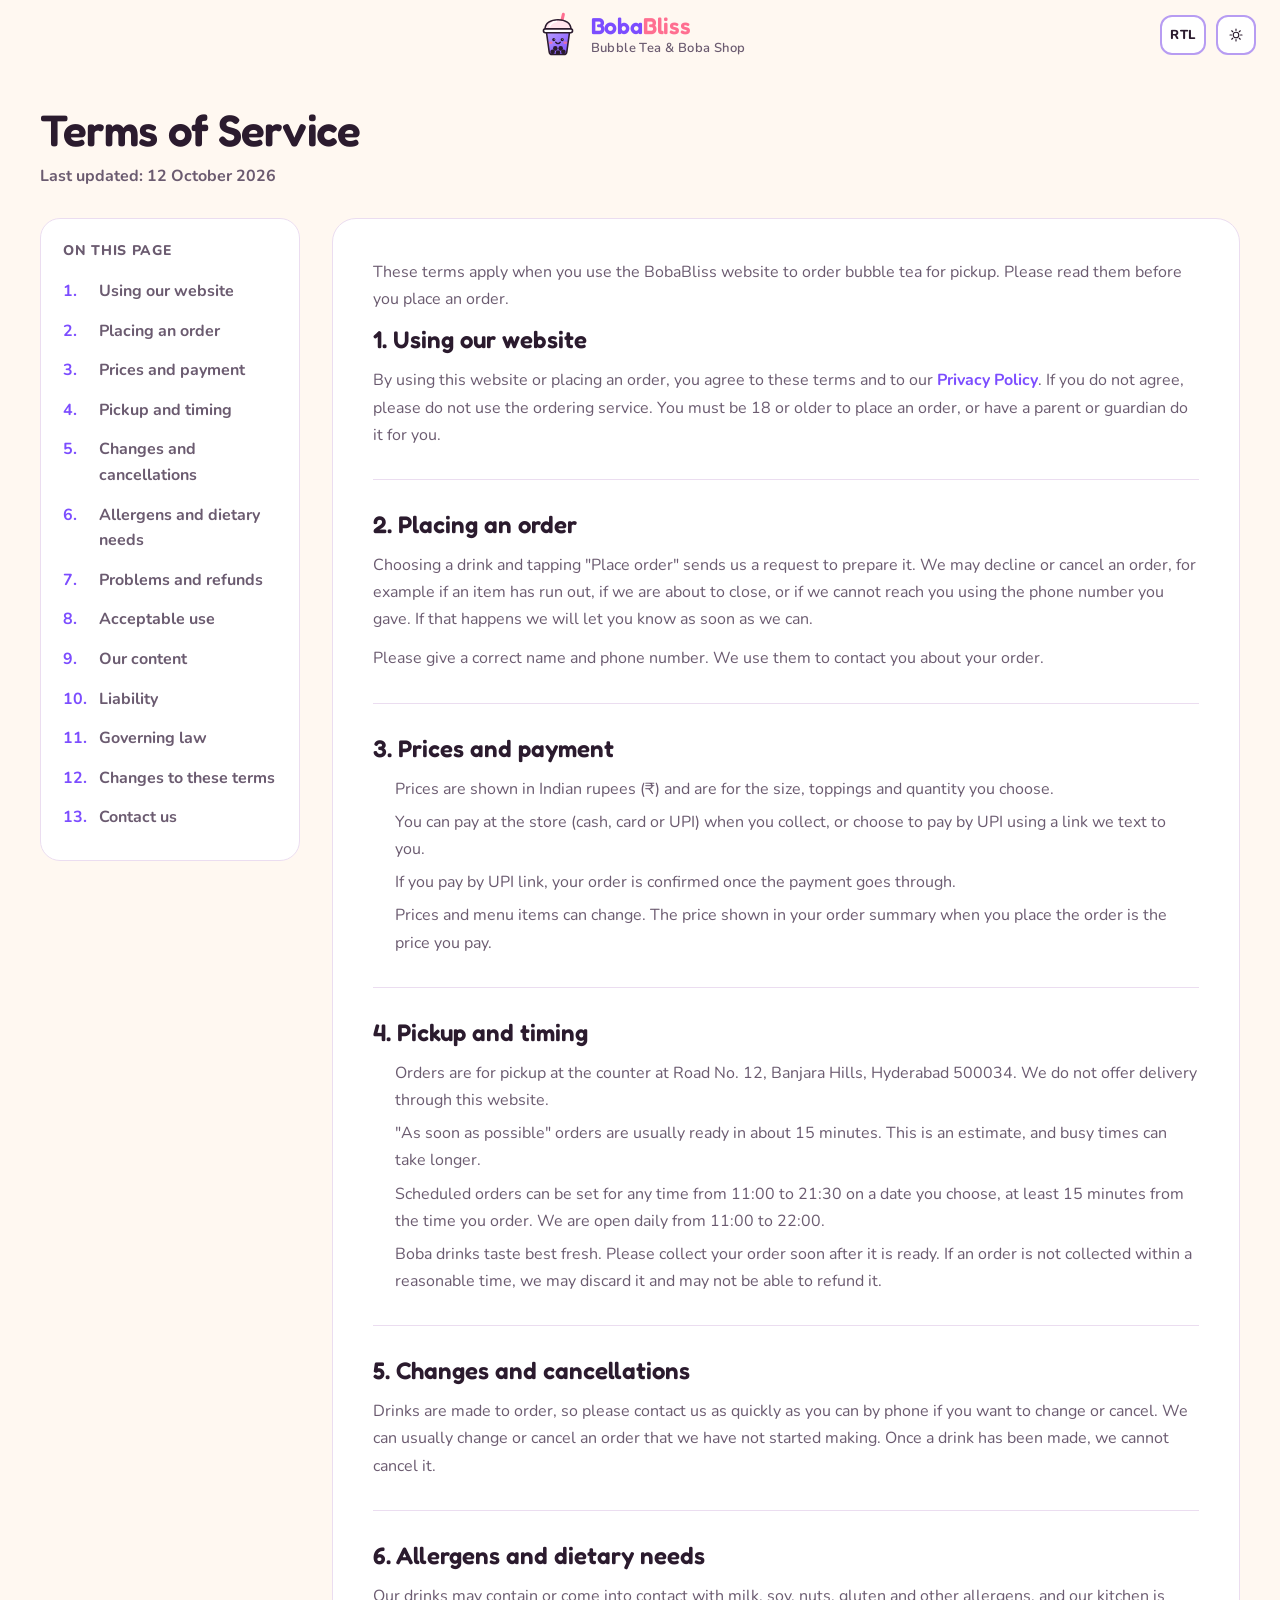
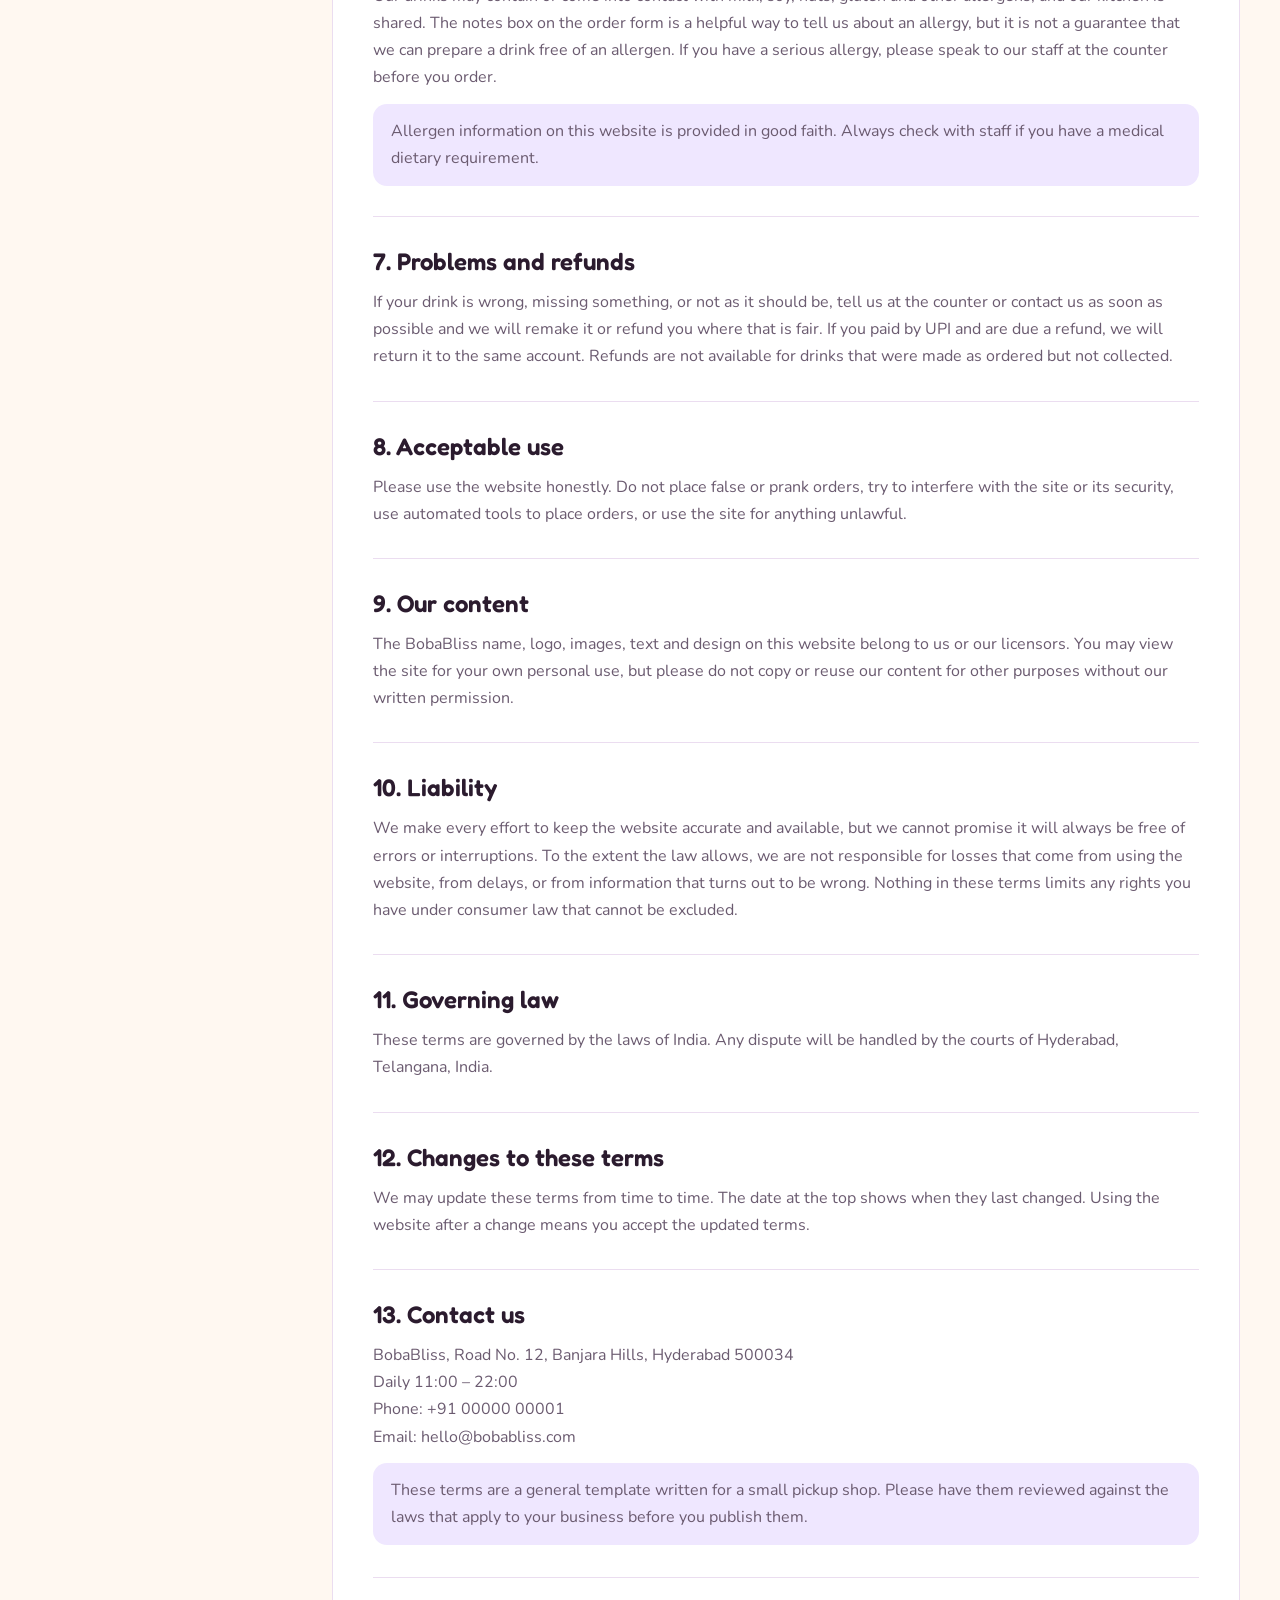
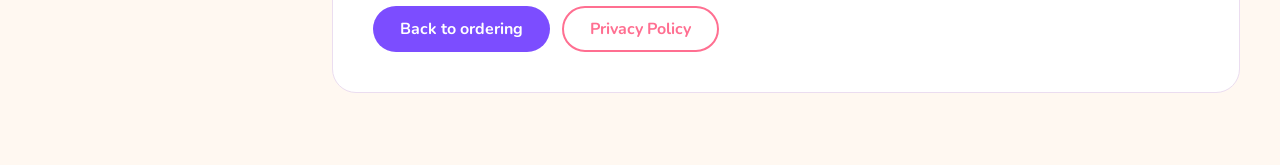
<file: additional/terms.html>
<!DOCTYPE html>
<html data-theme="light" dir="ltr" lang="en">
<head>
<meta charset="utf-8"/>
<meta content="width=device-width, initial-scale=1.0" name="viewport"/>
<title>Terms of Service — BobaBliss Bubble Tea</title>
<meta content="The terms that apply when you order bubble tea for pickup from BobaBliss." name="description"/>
<link href="../home/favicon.svg" rel="icon" type="image/svg+xml"/>
<link href="https://fonts.googleapis.com" rel="preconnect"/>
<link crossorigin="" href="https://fonts.gstatic.com" rel="preconnect"/>
<link href="https://fonts.googleapis.com/css2?family=Fredoka:wght@500;600&amp;family=Nunito:wght@400;600;700;800&amp;display=swap" rel="stylesheet"/>
<link href="../home/style.css" rel="stylesheet"/>
<link href="../order/order.css" rel="stylesheet"/>
<link href="additional.css" rel="stylesheet"/>
<script src="../home/script.js"></script>
</head>
<body>
<header class="od-top">
<div class="od-top-in">
<span class="od-top-sp" aria-hidden="true"></span>
<a class="brand" href="../home/index.html"><span class="brand-logo"><img alt="BobaBliss logo" height="46" src="../home/logo.svg" width="46"/></span><span class="brand-text"><span class="logo-word">Boba<em>Bliss</em></span><br/><span class="brand-sub">Bubble Tea &amp; Boba Shop</span></span></a>
<div class="nav-actions">
<button aria-label="Toggle text direction" class="btn btn-outline btn-sm" id="dir-toggle">RTL</button>
<button aria-label="Toggle dark mode" class="icon-btn" id="theme-toggle"><svg class="sun" fill="none" stroke="currentColor" stroke-linecap="round" stroke-linejoin="round" stroke-width="1.7" viewbox="0 0 24 24"><circle cx="12" cy="12" r="4.2"></circle><path d="M12 3v2.2M12 18.8V21M21 12h-2.2M5.2 12H3M18.4 5.6l-1.5 1.5M7.1 16.9l-1.5 1.5M18.4 18.4l-1.5-1.5M7.1 7.1L5.6 5.6"></path></svg><svg class="moon" fill="none" stroke="currentColor" stroke-linecap="round" stroke-linejoin="round" stroke-width="1.7" viewbox="0 0 24 24"><path d="M20 14.5A8.5 8.5 0 1 1 9.5 4a7 7 0 0 0 10.5 10.5z"></path></svg></button>
</div>
</div>
</header>

<main class="ad-page">
<div class="wrap ad-body">
  <div class="ad-head">
    <h1>Terms of Service</h1>
    <p>Last updated: 12 October 2026</p>
  </div>

  <div class="ad-layout">
    <nav class="ad-toc" aria-label="On this page">
      <h2>On this page</h2>
      <ol>
        <li><a href="#accept">Using our website</a></li>
        <li><a href="#ordering">Placing an order</a></li>
        <li><a href="#pricing">Prices and payment</a></li>
        <li><a href="#pickup">Pickup and timing</a></li>
        <li><a href="#changes-cancel">Changes and cancellations</a></li>
        <li><a href="#allergens">Allergens and dietary needs</a></li>
        <li><a href="#refunds">Problems and refunds</a></li>
        <li><a href="#conduct">Acceptable use</a></li>
        <li><a href="#ip">Our content</a></li>
        <li><a href="#liability">Liability</a></li>
        <li><a href="#law">Governing law</a></li>
        <li><a href="#updates">Changes to these terms</a></li>
        <li><a href="#contact">Contact us</a></li>
      </ol>
    </nav>

    <article class="ad-doc">
      <p>These terms apply when you use the BobaBliss website to order bubble tea for pickup. Please read them before you place an order.</p>

      <section id="accept">
        <h2>1. Using our website</h2>
        <p>By using this website or placing an order, you agree to these terms and to our <a href="privacy.html">Privacy Policy</a>. If you do not agree, please do not use the ordering service. You must be 18 or older to place an order, or have a parent or guardian do it for you.</p>
      </section>

      <section id="ordering">
        <h2>2. Placing an order</h2>
        <p>Choosing a drink and tapping "Place order" sends us a request to prepare it. We may decline or cancel an order, for example if an item has run out, if we are about to close, or if we cannot reach you using the phone number you gave. If that happens we will let you know as soon as we can.</p>
        <p>Please give a correct name and phone number. We use them to contact you about your order.</p>
      </section>

      <section id="pricing">
        <h2>3. Prices and payment</h2>
        <ul>
          <li>Prices are shown in Indian rupees (₹) and are for the size, toppings and quantity you choose.</li>
          <li>You can pay at the store (cash, card or UPI) when you collect, or choose to pay by UPI using a link we text to you.</li>
          <li>If you pay by UPI link, your order is confirmed once the payment goes through.</li>
          <li>Prices and menu items can change. The price shown in your order summary when you place the order is the price you pay.</li>
        </ul>
      </section>

      <section id="pickup">
        <h2>4. Pickup and timing</h2>
        <ul>
          <li>Orders are for pickup at the counter at Road No. 12, Banjara Hills, Hyderabad 500034. We do not offer delivery through this website.</li>
          <li>"As soon as possible" orders are usually ready in about 15 minutes. This is an estimate, and busy times can take longer.</li>
          <li>Scheduled orders can be set for any time from 11:00 to 21:30 on a date you choose, at least 15 minutes from the time you order. We are open daily from 11:00 to 22:00.</li>
          <li>Boba drinks taste best fresh. Please collect your order soon after it is ready. If an order is not collected within a reasonable time, we may discard it and may not be able to refund it.</li>
        </ul>
      </section>

      <section id="changes-cancel">
        <h2>5. Changes and cancellations</h2>
        <p>Drinks are made to order, so please contact us as quickly as you can by phone if you want to change or cancel. We can usually change or cancel an order that we have not started making. Once a drink has been made, we cannot cancel it.</p>
      </section>

      <section id="allergens">
        <h2>6. Allergens and dietary needs</h2>
        <p>Our drinks may contain or come into contact with milk, soy, nuts, gluten and other allergens, and our kitchen is shared. The notes box on the order form is a helpful way to tell us about an allergy, but it is not a guarantee that we can prepare a drink free of an allergen. If you have a serious allergy, please speak to our staff at the counter before you order.</p>
        <p class="ad-note">Allergen information on this website is provided in good faith. Always check with staff if you have a medical dietary requirement.</p>
      </section>

      <section id="refunds">
        <h2>7. Problems and refunds</h2>
        <p>If your drink is wrong, missing something, or not as it should be, tell us at the counter or contact us as soon as possible and we will remake it or refund you where that is fair. If you paid by UPI and are due a refund, we will return it to the same account. Refunds are not available for drinks that were made as ordered but not collected.</p>
      </section>

      <section id="conduct">
        <h2>8. Acceptable use</h2>
        <p>Please use the website honestly. Do not place false or prank orders, try to interfere with the site or its security, use automated tools to place orders, or use the site for anything unlawful.</p>
      </section>

      <section id="ip">
        <h2>9. Our content</h2>
        <p>The BobaBliss name, logo, images, text and design on this website belong to us or our licensors. You may view the site for your own personal use, but please do not copy or reuse our content for other purposes without our written permission.</p>
      </section>

      <section id="liability">
        <h2>10. Liability</h2>
        <p>We make every effort to keep the website accurate and available, but we cannot promise it will always be free of errors or interruptions. To the extent the law allows, we are not responsible for losses that come from using the website, from delays, or from information that turns out to be wrong. Nothing in these terms limits any rights you have under consumer law that cannot be excluded.</p>
      </section>

      <section id="law">
        <h2>11. Governing law</h2>
        <p>These terms are governed by the laws of India. Any dispute will be handled by the courts of Hyderabad, Telangana, India.</p>
      </section>

      <section id="updates">
        <h2>12. Changes to these terms</h2>
        <p>We may update these terms from time to time. The date at the top shows when they last changed. Using the website after a change means you accept the updated terms.</p>
      </section>

      <section id="contact">
        <h2>13. Contact us</h2>
        <p>BobaBliss, Road No. 12, Banjara Hills, Hyderabad 500034<br/>Daily 11:00 – 22:00<br/>Phone: +91 00000 00001<br/>Email: hello@bobabliss.com</p>
        <p class="ad-note">These terms are a general template written for a small pickup shop. Please have them reviewed against the laws that apply to your business before you publish them.</p>
      </section>

      <div class="ad-links">
        <a class="btn btn-primary" href="../order/order.html">Back to ordering</a>
        <a class="btn btn-outline" href="privacy.html">Privacy Policy</a>
      </div>
    </article>
  </div>
</div>
</main>
</body>
</html>
</file>
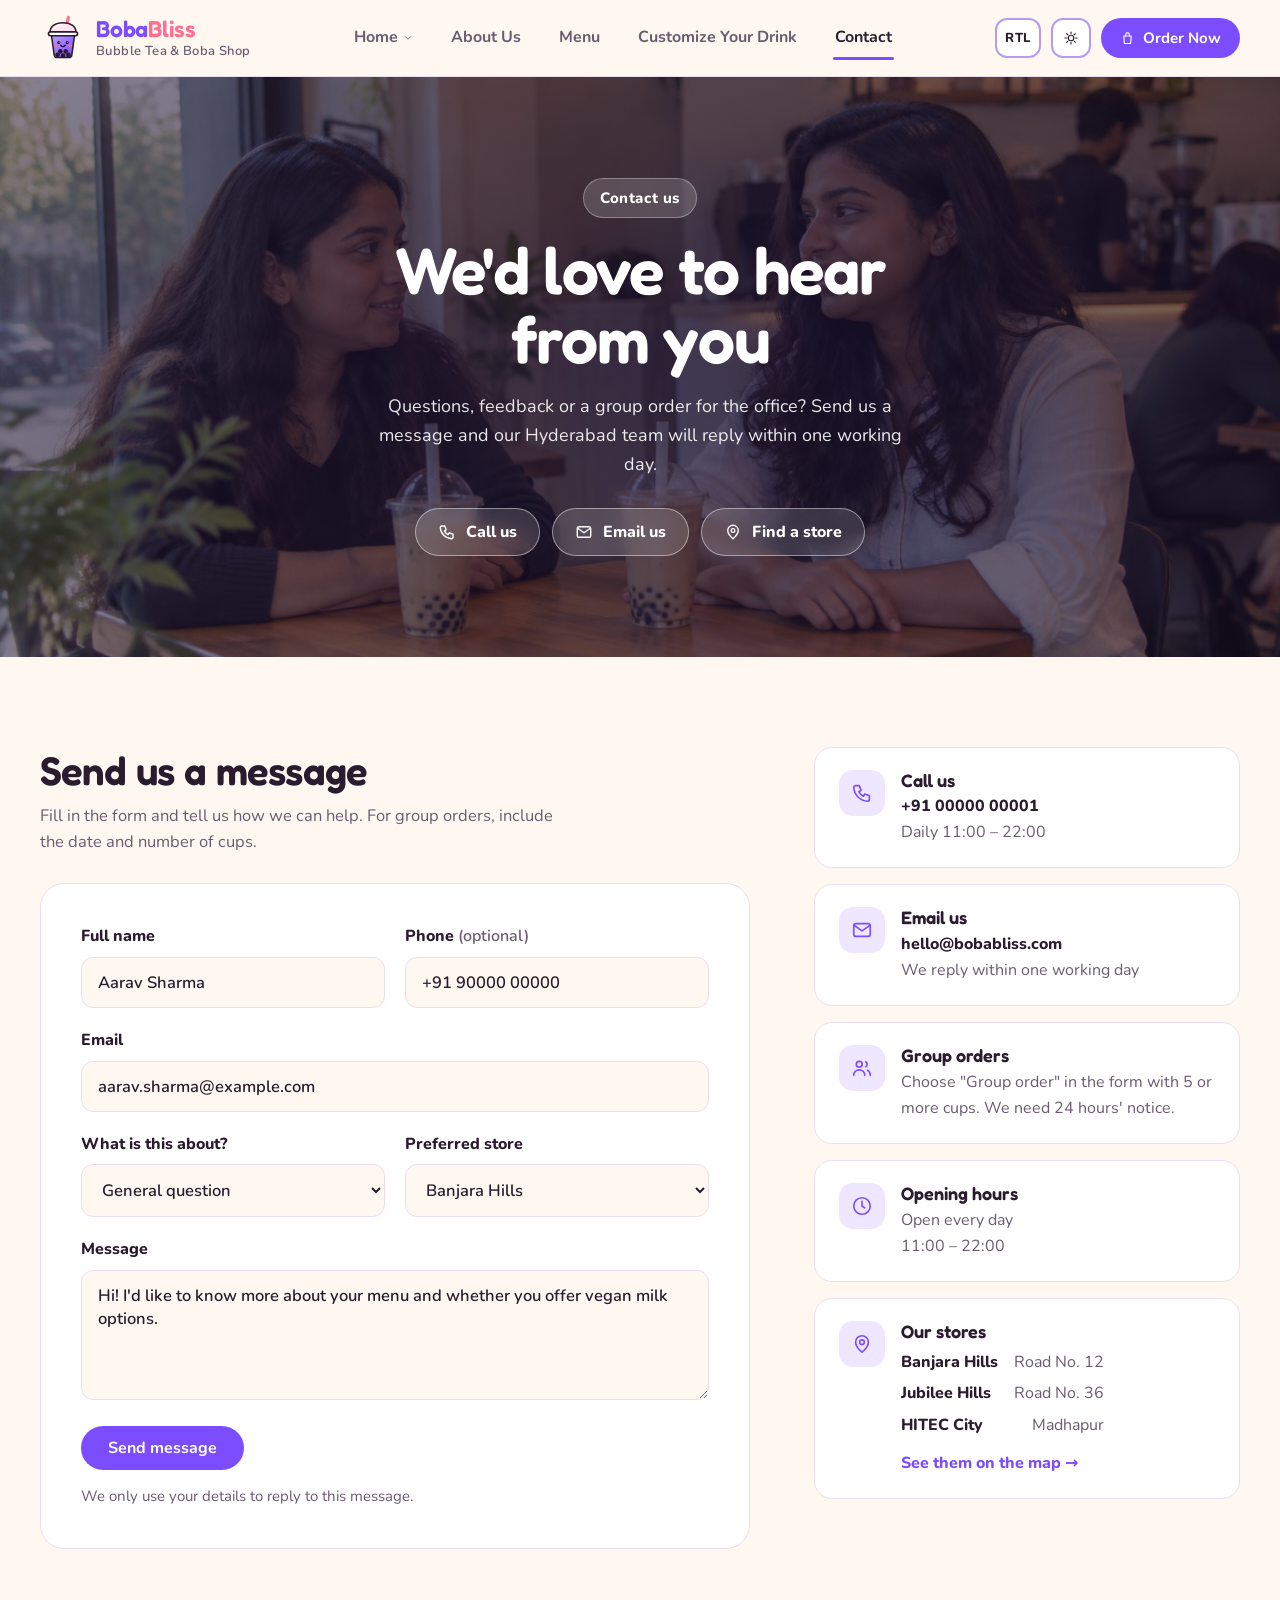
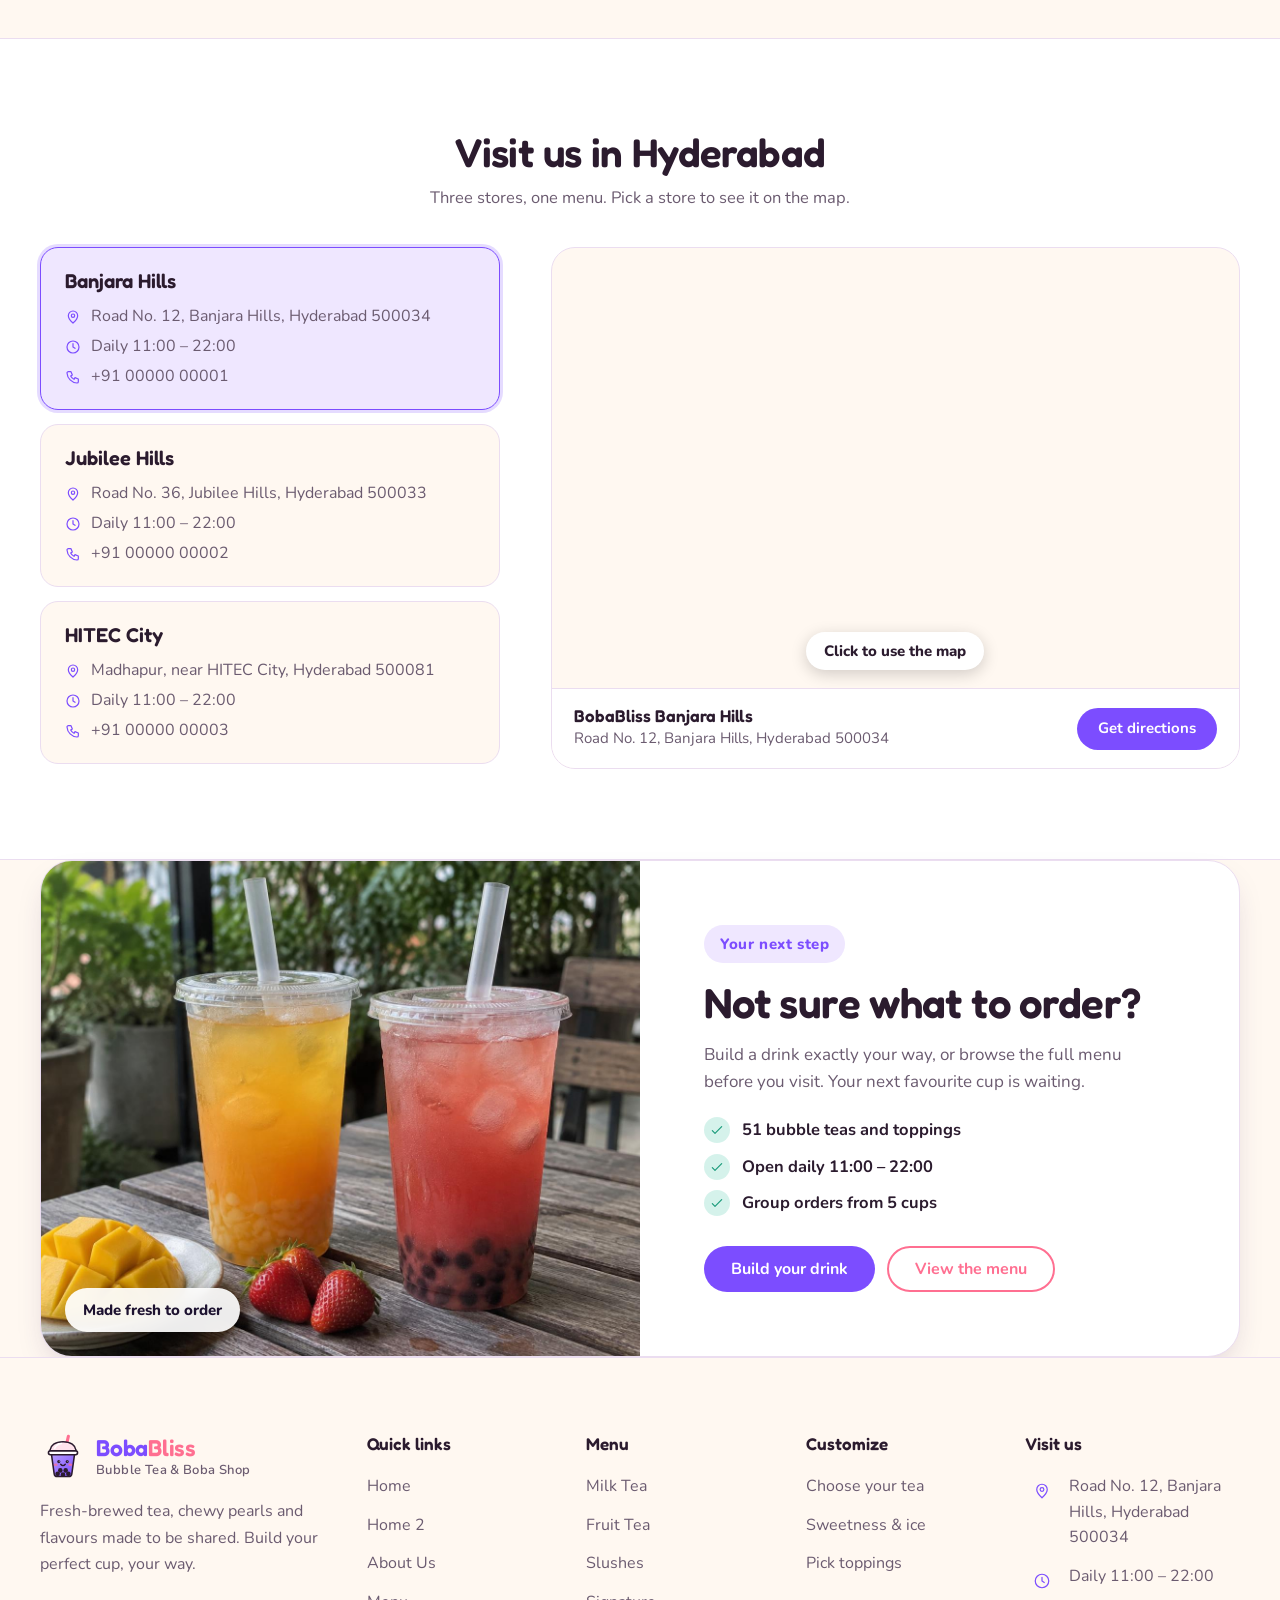
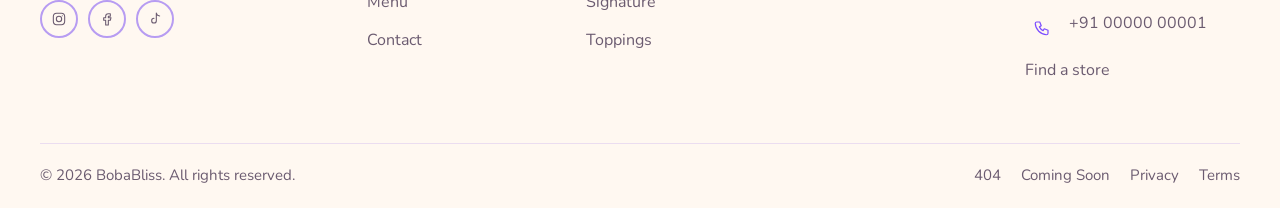
<file: contact/contact.html>
<!DOCTYPE html>
<html lang="en" dir="ltr" data-theme="light">
<head>
<meta charset="UTF-8">
<meta name="viewport" content="width=device-width, initial-scale=1.0">
<title>Contact — BobaBliss Hyderabad</title>
<meta name="description" content="Contact BobaBliss in Hyderabad. Send us a message, plan a group order or find a store in Banjara Hills, Jubilee Hills or HITEC City.">
<link rel="icon" type="image/svg+xml" href="../home/favicon.svg">
<link rel="preconnect" href="https://fonts.googleapis.com">
<link rel="preconnect" href="https://fonts.gstatic.com" crossorigin>
<link href="https://fonts.googleapis.com/css2?family=Fredoka:wght@500;600&family=Nunito:wght@400;600;700;800&display=swap" rel="stylesheet">
<link rel="stylesheet" href="../home/style.css">
<link rel="stylesheet" href="contact.css">
<script src="../home/script.js"></script>
</head>
<body>
<svg width="0" height="0" style="position:absolute" aria-hidden="true" focusable="false"><symbol id="logo" viewBox="0 0 64 64"><path d="M37 6l-4.5 16" stroke="#FF6F91" stroke-width="5" stroke-linecap="round" fill="none"/><path d="M15 28c0-10 7-13.5 17-13.5S49 18 49 28z" fill="#fff" fill-opacity=".92"/><path d="M16 28h32l-3.9 27a2.8 2.8 0 0 1-2.8 2.4H22.7a2.8 2.8 0 0 1-2.8-2.4z" fill="#fff"/><path d="M17.6 36h28.8l-2.3 19a2.8 2.8 0 0 1-2.8 2.4H22.7a2.8 2.8 0 0 1-2.8-2.4z" fill="#D9C9FF"/><g fill="#4A2BB0"><circle cx="26.5" cy="51.5" r="3"/><circle cx="33.5" cy="52.5" r="3"/><circle cx="40" cy="51" r="3"/><circle cx="29.5" cy="45.5" r="3"/><circle cx="37" cy="45" r="3"/></g></symbol><symbol id="i-check" viewBox="0 0 24 24"><path d="M5 13l4 4L19 7"/></symbol><symbol id="i-pin" viewBox="0 0 24 24"><path d="M12 21s7-6.2 7-11a7 7 0 10-14 0c0 4.8 7 11 7 11z"/><circle cx="12" cy="10" r="2.5"/></symbol><symbol id="i-clock" viewBox="0 0 24 24"><circle cx="12" cy="12" r="9"/><path d="M12 7v5l3 2"/></symbol><symbol id="i-phone" viewBox="0 0 24 24"><path d="M5 4h4l2 5-2.5 1.5a11 11 0 005 5L15 13l5 2v4a2 2 0 01-2 2A16 16 0 013 6a2 2 0 012-2z"/></symbol><symbol id="i-dots" viewBox="0 0 24 24"><circle cx="8" cy="15" r="3"/><circle cx="16" cy="15" r="3"/><circle cx="12" cy="8" r="3"/></symbol><symbol id="i-mail" viewBox="0 0 24 24"><rect x="3" y="5" width="18" height="14" rx="2.5"/><path d="M3.5 7l8.5 6 8.5-6"/></symbol><symbol id="i-cup" viewBox="0 0 24 24"><path d="M6 8h12l-1.4 12a2 2 0 01-2 1.8H9.4a2 2 0 01-2-1.8L6 8z"/><path d="M13 2l2 5"/></symbol><symbol id="i-blend" viewBox="0 0 24 24"><path d="M6 4h12l-1.5 16h-9L6 4z"/><path d="M7.5 10h9M12 4l1.5-2"/></symbol><symbol id="i-users" viewBox="0 0 24 24"><circle cx="9" cy="8" r="3.2"/><path d="M3 20c0-3.5 2.7-6 6-6s6 2.5 6 6"/><path d="M16 5.2a3.2 3.2 0 010 5.6M18 14.4c1.8.8 3 2.7 3 5.6"/></symbol></svg>
<header class="site">
  <div class="wrap nav-row">
    <a href="../home/index.html" class="brand"><span class="brand-logo"><img src="../home/logo.svg" alt="BobaBliss logo" width="46" height="46"></span><span class="brand-text"><span class="logo-word">Boba<em>Bliss</em></span><br><span class="brand-sub">Bubble Tea &amp; Boba Shop</span></span></a>
    <nav class="primary" aria-label="Main">
      <div class="nav-item"><a href="../home/index.html">Home <svg viewBox="0 0 24 24" fill="none" stroke="currentColor" stroke-width="2" stroke-linecap="round" stroke-linejoin="round" class="caret"><path d="M6 9l6 6 6-6"/></svg></a>
        <div class="dropdown"><a href="../home/index.html">Home 1</a><a href="../home2/home-2.html">Home 2</a></div></div>
      <a href="../about/about.html">About Us</a><a href="../menu/menu.html">Menu</a><a href="../customize/customize.html">Customize Your Drink</a><a href="../contact/contact.html" class="active" aria-current="page">Contact</a>
    </nav>
    <div class="nav-actions">
      <button class="btn btn-outline btn-sm" id="dir-toggle" aria-label="Toggle text direction">RTL</button>
      <button class="icon-btn" id="theme-toggle" aria-label="Toggle dark mode"><svg viewBox="0 0 24 24" fill="none" stroke="currentColor" stroke-width="1.7" stroke-linecap="round" stroke-linejoin="round" class="sun"><circle cx="12" cy="12" r="4.2"/><path d="M12 3v2.2M12 18.8V21M21 12h-2.2M5.2 12H3M18.4 5.6l-1.5 1.5M7.1 16.9l-1.5 1.5M18.4 18.4l-1.5-1.5M7.1 7.1L5.6 5.6"/></svg><svg viewBox="0 0 24 24" fill="none" stroke="currentColor" stroke-width="1.7" stroke-linecap="round" stroke-linejoin="round" class="moon"><path d="M20 14.5A8.5 8.5 0 1 1 9.5 4a7 7 0 0 0 10.5 10.5z"/></svg></button>
      <a href="../order/order.html" class="btn btn-primary btn-sm desktop-only"><svg viewBox="0 0 24 24" fill="none" stroke="currentColor" stroke-width="1.8" stroke-linecap="round" stroke-linejoin="round"><path d="M6 8h12l-1 12H7L6 8z"/><path d="M9 8V6a3 3 0 016 0v2"/></svg><span class="btn-label">Order Now</span></a>
      <button class="menu-toggle" id="menu-toggle" aria-label="Open menu" aria-expanded="false" aria-controls="mobile-panel"><svg viewBox="0 0 24 24" fill="none" stroke="currentColor" stroke-width="1.6" stroke-linecap="round" stroke-linejoin="round"><path d="M3 6h18M3 12h18M3 18h18"/></svg></button>
    </div>
  </div>
  <div class="mobile-panel" id="mobile-panel">
    <details class="mobile-dropdown"><summary>Home</summary><a href="../home/index.html">Home 1</a><a href="../home2/home-2.html">Home 2</a></details>
    <a href="../about/about.html">About Us</a><a href="../menu/menu.html">Menu</a><a href="../customize/customize.html">Customize Your Drink</a><a href="../contact/contact.html" class="active" aria-current="page">Contact</a>
    <a href="../order/order.html" class="btn btn-primary btn-sm mobile-cta"><svg viewBox="0 0 24 24" fill="none" stroke="currentColor" stroke-width="1.8" stroke-linecap="round" stroke-linejoin="round"><path d="M6 8h12l-1 12H7L6 8z"/><path d="M9 8V6a3 3 0 016 0v2"/></svg><span class="btn-label">Order Now</span></a>
  </div>
</header>
<main class="ct-page">

<section class="ct-hero">
  <img class="ct-hero-bg" src="images/cafe-moment.jpg" alt="" aria-hidden="true" fetchpriority="high">
  <div class="wrap">
    <div class="ct-hero-copy">
      <span class="ct-eyebrow">Contact us</span>
      <h1>We'd love to hear from you</h1>
      <p class="ct-lead">Questions, feedback or a group order for the office? Send us a message and our Hyderabad team will reply within one working day.</p>
      <div class="ct-quick"><a href="tel:+910000000001"><svg class="i" viewBox="0 0 24 24"><use href="#i-phone"/></svg>Call us</a><a href="mailto:hello@bobabliss.com"><svg class="i" viewBox="0 0 24 24"><use href="#i-mail"/></svg>Email us</a><a href="#stores"><svg class="i" viewBox="0 0 24 24"><use href="#i-pin"/></svg>Find a store</a></div>
    </div>
  </div>
</section>

<section class="ct-sec" id="message"><div class="wrap ct-main">
  <div>
    <h2>Send us a message</h2>
    <p class="ct-sub">Fill in the form and tell us how we can help. For group orders, include the date and number of cups.</p>
    <form class="ct-form" id="ct-form">
      <div class="ct-fields">
        <div class="ct-field"><label for="f-name">Full name</label><input id="f-name" name="name" required autocomplete="name" value="Aarav Sharma"></div>
        <div class="ct-field"><label for="f-phone">Phone <span>(optional)</span></label><input id="f-phone" name="phone" type="tel" autocomplete="tel" value="+91 90000 00000"></div>
        <div class="ct-field full"><label for="f-email">Email</label><input id="f-email" name="email" type="email" required autocomplete="email" value="aarav.sharma@example.com"></div>
        <div class="ct-field"><label for="f-topic">What is this about?</label><select id="f-topic" name="topic"><option>General question</option><option value="group">Group order</option><option>Feedback</option><option>Careers</option></select></div>
        <div class="ct-field"><label for="f-store">Preferred store</label><select id="f-store" name="store"><option>Banjara Hills</option><option>Jubilee Hills</option><option>HITEC City</option></select></div>
        <div class="ct-field" id="f-date-wrap" hidden><label for="f-date">Pickup date</label><input id="f-date" name="date" type="date"></div>
        <div class="ct-field" id="f-cups-wrap" hidden><label for="f-cups">Number of cups</label><input id="f-cups" name="cups" type="number" min="5" placeholder="e.g. 20"></div>
        <div class="ct-field full"><label for="f-msg">Message</label><textarea id="f-msg" name="message" required>Hi! I'd like to know more about your menu and whether you offer vegan milk options.</textarea></div>
      </div>
      <button class="btn btn-primary" type="submit">Send message</button>
      <p class="ct-fine">We only use your details to reply to this message.</p>
    </form>
    <div class="ct-thanks" id="ct-thanks" role="status" hidden>
      <div class="tick"><svg class="i" viewBox="0 0 24 24"><use href="#i-check"/></svg></div>
      <h3>Message sent</h3>
      <p id="ct-thanks-msg">Thank you. We will get back to you within one working day.</p>
      <button class="btn btn-outline" type="button" id="ct-again">Send another message</button>
    </div>
  </div>
  <aside class="ct-info" aria-label="Contact details">
    <div class="ct-card"><span class="ct-ico"><svg class="i" viewBox="0 0 24 24"><use href="#i-phone"/></svg></span><div><h3>Call us</h3><p><a href="tel:+910000000001">+91 00000 00001</a><br>Daily 11:00 – 22:00</p></div></div>
    <div class="ct-card"><span class="ct-ico"><svg class="i" viewBox="0 0 24 24"><use href="#i-mail"/></svg></span><div><h3>Email us</h3><p><a href="mailto:hello@bobabliss.com">hello@bobabliss.com</a><br>We reply within one working day</p></div></div>
    <div class="ct-card"><span class="ct-ico"><svg class="i" viewBox="0 0 24 24"><use href="#i-users"/></svg></span><div><h3>Group orders</h3><p>Choose "Group order" in the form with 5 or more cups. We need 24 hours' notice.</p></div></div>
    <div class="ct-card"><span class="ct-ico"><svg class="i" viewBox="0 0 24 24"><use href="#i-clock"/></svg></span><div><h3>Opening hours</h3><p>Open every day<br>11:00 – 22:00</p></div></div>
    <div class="ct-card ct-stores-card"><span class="ct-ico"><svg class="i" viewBox="0 0 24 24"><use href="#i-pin"/></svg></span><div><h3>Our stores</h3><ul><li><b>Banjara Hills</b><span>Road No. 12</span></li><li><b>Jubilee Hills</b><span>Road No. 36</span></li><li><b>HITEC City</b><span>Madhapur</span></li></ul><a class="ct-more" href="#stores">See them on the map &rarr;</a></div></div>
  </aside>
</div></section>

<section class="ct-sec ct-alt" id="stores"><div class="wrap">
  <h2>Visit us in Hyderabad</h2>
  <p class="ct-sub">Three stores, one menu. Pick a store to see it on the map.</p>
  <div class="ct-stores">
    <div class="ct-list"><button type="button" class="ct-store" data-i="0" aria-pressed="true"><h3>Banjara Hills</h3><ul><li><svg class="i" viewBox="0 0 24 24"><use href="#i-pin"/></svg><span>Road No. 12, Banjara Hills, Hyderabad 500034</span></li><li><svg class="i" viewBox="0 0 24 24"><use href="#i-clock"/></svg><span>Daily 11:00 – 22:00</span></li><li><svg class="i" viewBox="0 0 24 24"><use href="#i-phone"/></svg><span>+91 00000 00001</span></li></ul></button><button type="button" class="ct-store" data-i="1" aria-pressed="false"><h3>Jubilee Hills</h3><ul><li><svg class="i" viewBox="0 0 24 24"><use href="#i-pin"/></svg><span>Road No. 36, Jubilee Hills, Hyderabad 500033</span></li><li><svg class="i" viewBox="0 0 24 24"><use href="#i-clock"/></svg><span>Daily 11:00 – 22:00</span></li><li><svg class="i" viewBox="0 0 24 24"><use href="#i-phone"/></svg><span>+91 00000 00002</span></li></ul></button><button type="button" class="ct-store" data-i="2" aria-pressed="false"><h3>HITEC City</h3><ul><li><svg class="i" viewBox="0 0 24 24"><use href="#i-pin"/></svg><span>Madhapur, near HITEC City, Hyderabad 500081</span></li><li><svg class="i" viewBox="0 0 24 24"><use href="#i-clock"/></svg><span>Daily 11:00 – 22:00</span></li><li><svg class="i" viewBox="0 0 24 24"><use href="#i-phone"/></svg><span>+91 00000 00003</span></li></ul></button></div>
    <div class="ct-map" id="ct-mapbox">
      <div class="ct-map-frame"><button type="button" class="ct-map-lock" id="ct-lock"><span>Click to use the map</span></button>
      <iframe id="ct-frame" title="Map of the selected BobaBliss store in Hyderabad" loading="lazy" referrerpolicy="no-referrer-when-downgrade"></iframe></div>
      <div class="ct-map-bar"><div><b id="ct-mname"></b><small id="ct-maddr"></small></div><a class="btn btn-primary" id="ct-dir" href="#" target="_blank" rel="noopener">Get directions</a></div>
    </div>
  </div>
</div></section>

<section class="ct-cta-sec"><div class="wrap">
  <div class="ct-split">
    <div class="ct-split-img">
      <img src="images/fruit-boba.jpg" alt="Colourful cartoon murals on a shop window" loading="lazy">
      <span class="ct-split-badge">Made fresh to order</span>
    </div>
    <div class="ct-split-body">
      <span class="ct-split-label">Your next step</span>
      <h2>Not sure what to order?</h2>
      <p>Build a drink exactly your way, or browse the full menu before you visit. Your next favourite cup is waiting.</p>
      <ul class="ct-split-points">
        <li><svg class="i" viewBox="0 0 24 24"><use href="#i-check"/></svg>51 bubble teas and toppings</li>
        <li><svg class="i" viewBox="0 0 24 24"><use href="#i-check"/></svg>Open daily 11:00 – 22:00</li>
        <li><svg class="i" viewBox="0 0 24 24"><use href="#i-check"/></svg>Group orders from 5 cups</li>
      </ul>
      <div class="ct-split-btns"><a href="../customize/customize.html" class="btn btn-primary">Build your drink</a><a href="../menu/menu.html" class="btn btn-outline">View the menu</a></div>
    </div>
  </div>
</div></section>

</main>
<footer class="site">
  <div class="wrap footer-grid">
    <div class="footer-brand"><a href="../home/index.html" class="brand"><span class="brand-logo"><img src="../home/logo.svg" alt="BobaBliss logo" width="46" height="46"></span><span class="brand-text"><span class="logo-word">Boba<em>Bliss</em></span><br><span class="brand-sub">Bubble Tea &amp; Boba Shop</span></span></a>
      <p class="footer-desc">Fresh-brewed tea, chewy pearls and flavours made to be shared. Build your perfect cup, your way.</p>
      <div class="socials">
        <a href="#" aria-label="Instagram"><svg viewBox="0 0 24 24" fill="none" stroke="currentColor" stroke-width="1.6" stroke-linecap="round" stroke-linejoin="round"><rect x="3.5" y="3.5" width="17" height="17" rx="5"/><circle cx="12" cy="12" r="4"/><circle cx="17" cy="7" r=".8" fill="currentColor" stroke="none"/></svg></a>
        <a href="#" aria-label="Facebook"><svg viewBox="0 0 24 24" fill="none" stroke="currentColor" stroke-width="1.6" stroke-linecap="round" stroke-linejoin="round"><path d="M14 8h3V4h-3a4 4 0 00-4 4v2H7v4h3v7h4v-7h3l1-4h-4V8z"/></svg></a>
        <a href="#" aria-label="TikTok"><svg viewBox="0 0 24 24" fill="none" stroke="currentColor" stroke-width="1.6" stroke-linecap="round" stroke-linejoin="round"><path d="M14 3v11.5a3.5 3.5 0 11-3.5-3.5M14 3c.4 2.6 2 4.2 5 4.5"/></svg></a>
      </div>
    </div>
    <div class="footer-col"><h4>Quick links</h4><ul><li><a href="../home/index.html">Home</a></li><li><a href="../home2/home-2.html">Home 2</a></li><li><a href="../about/about.html">About Us</a></li><li><a href="../menu/menu.html">Menu</a></li><li><a href="../contact/contact.html">Contact</a></li></ul></div>
    <div class="footer-col"><h4>Menu</h4><ul><li><a href="../menu/menu.html#milk-tea">Milk Tea</a></li><li><a href="../menu/menu.html#fruit-tea">Fruit Tea</a></li><li><a href="../menu/menu.html#smoothies">Slushes</a></li><li><a href="../menu/menu.html#signature">Signature</a></li><li><a href="../menu/menu.html#toppings">Toppings</a></li></ul></div>
    <div class="footer-col"><h4>Customize</h4><ul><li><a href="../customize/customize.html#base">Choose your tea</a></li><li><a href="../customize/customize.html#sweetness">Sweetness &amp; ice</a></li><li><a href="../customize/customize.html#toppings">Pick toppings</a></li></ul></div>
    <div class="footer-col"><h4>Visit us</h4><ul><li class="contact-line"><svg viewBox="0 0 24 24" fill="none" stroke="currentColor" stroke-width="1.6" stroke-linecap="round" stroke-linejoin="round"><path d="M12 21s7-6.2 7-11a7 7 0 10-14 0c0 4.8 7 11 7 11z"/><circle cx="12" cy="10" r="2.5"/></svg><span>Road No. 12, Banjara Hills, Hyderabad 500034</span></li><li class="contact-line"><svg viewBox="0 0 24 24" fill="none" stroke="currentColor" stroke-width="1.6" stroke-linecap="round" stroke-linejoin="round"><circle cx="12" cy="12" r="9"/><path d="M12 7v5l3 2"/></svg><span>Daily 11:00 – 22:00</span></li><li class="contact-line"><svg viewBox="0 0 24 24" fill="none" stroke="currentColor" stroke-width="1.6" stroke-linecap="round" stroke-linejoin="round"><path d="M5 4h4l2 5-2.5 1.5a11 11 0 005 5L15 13l5 2v4a2 2 0 01-2 2A16 16 0 013 6a2 2 0 012-2z"/></svg><span>+91 00000 00001</span></li><li><a href="../contact/contact.html#stores">Find a store</a></li></ul></div>
  </div>
  <div class="wrap footer-bottom"><p>© 2026 BobaBliss. All rights reserved.</p><div class="footer-bottom-links"><a href="../additional/404.html">404</a><a href="../additional/coming-soon.html">Coming Soon</a><a href="../additional/privacy.html">Privacy</a><a href="../additional/terms.html">Terms</a></div></div>
</footer>
<script src="contact.js">
</script>
</body>
</html>
</file>
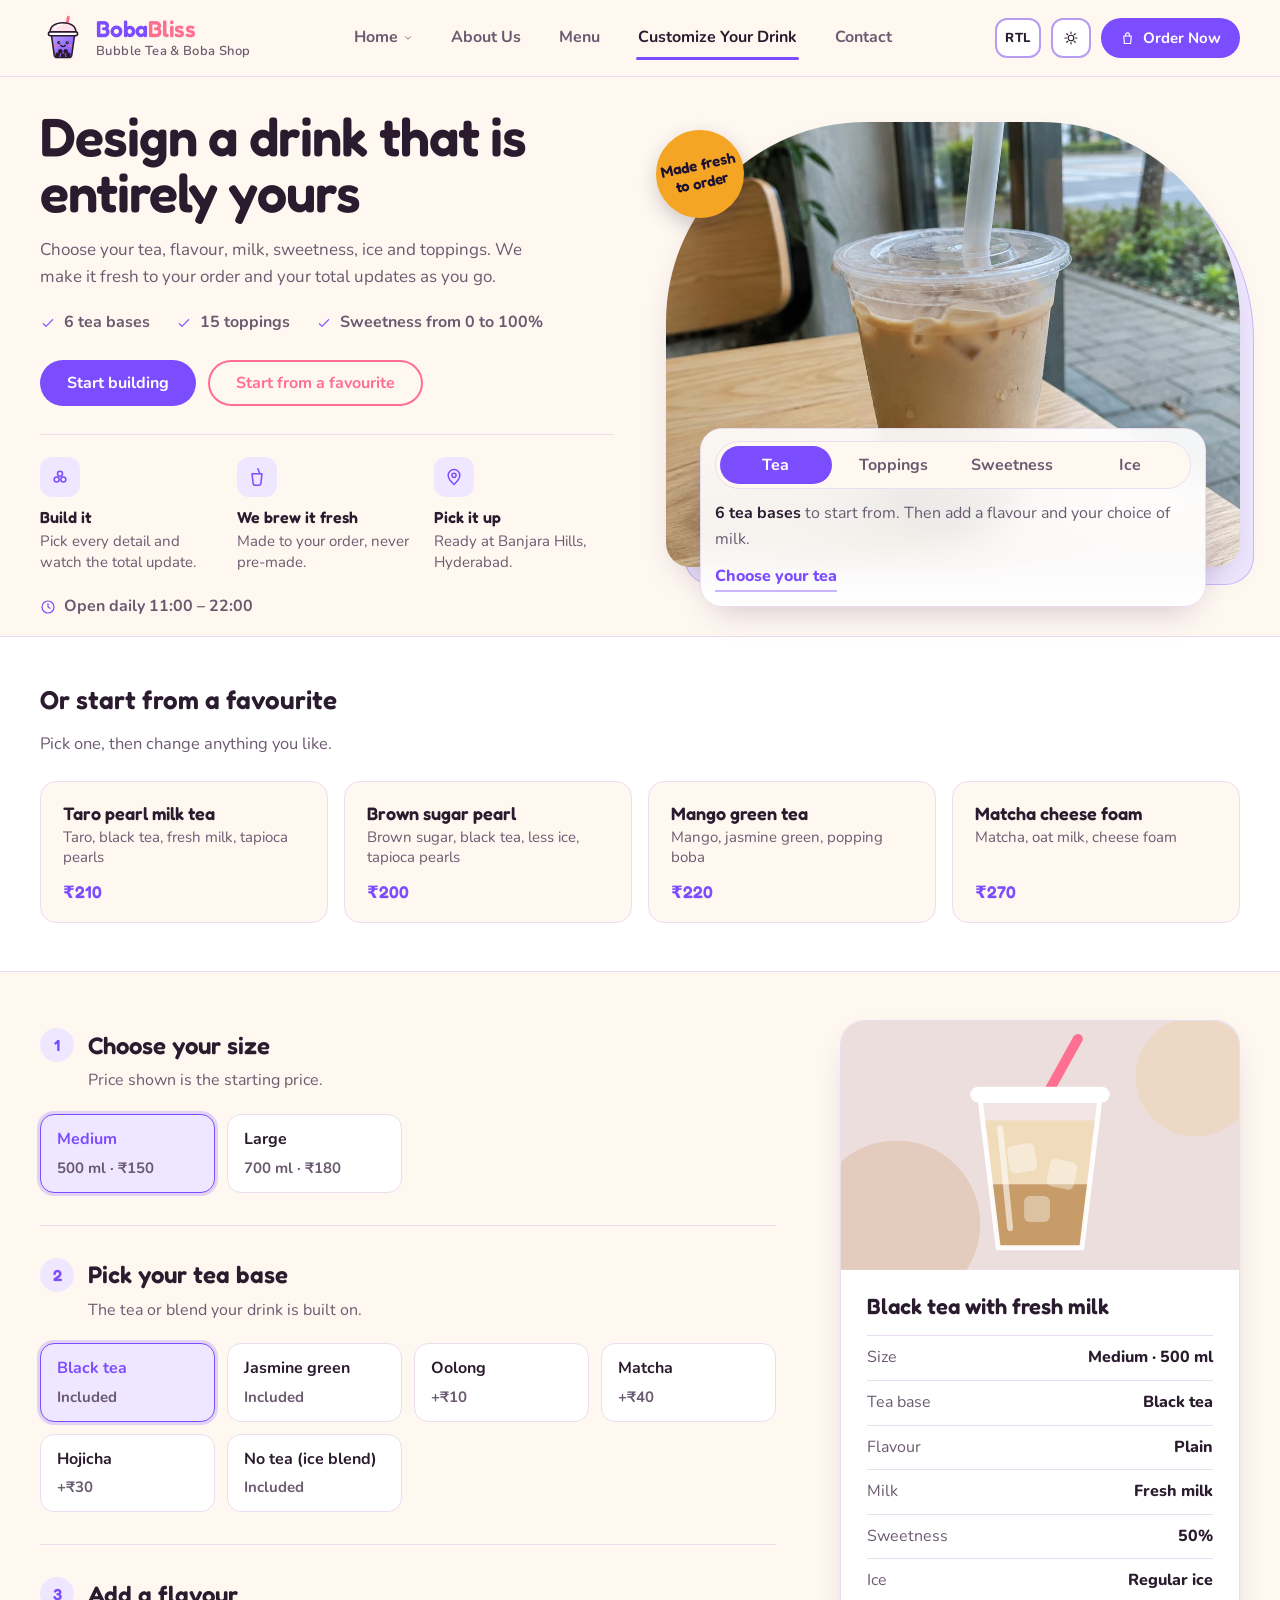
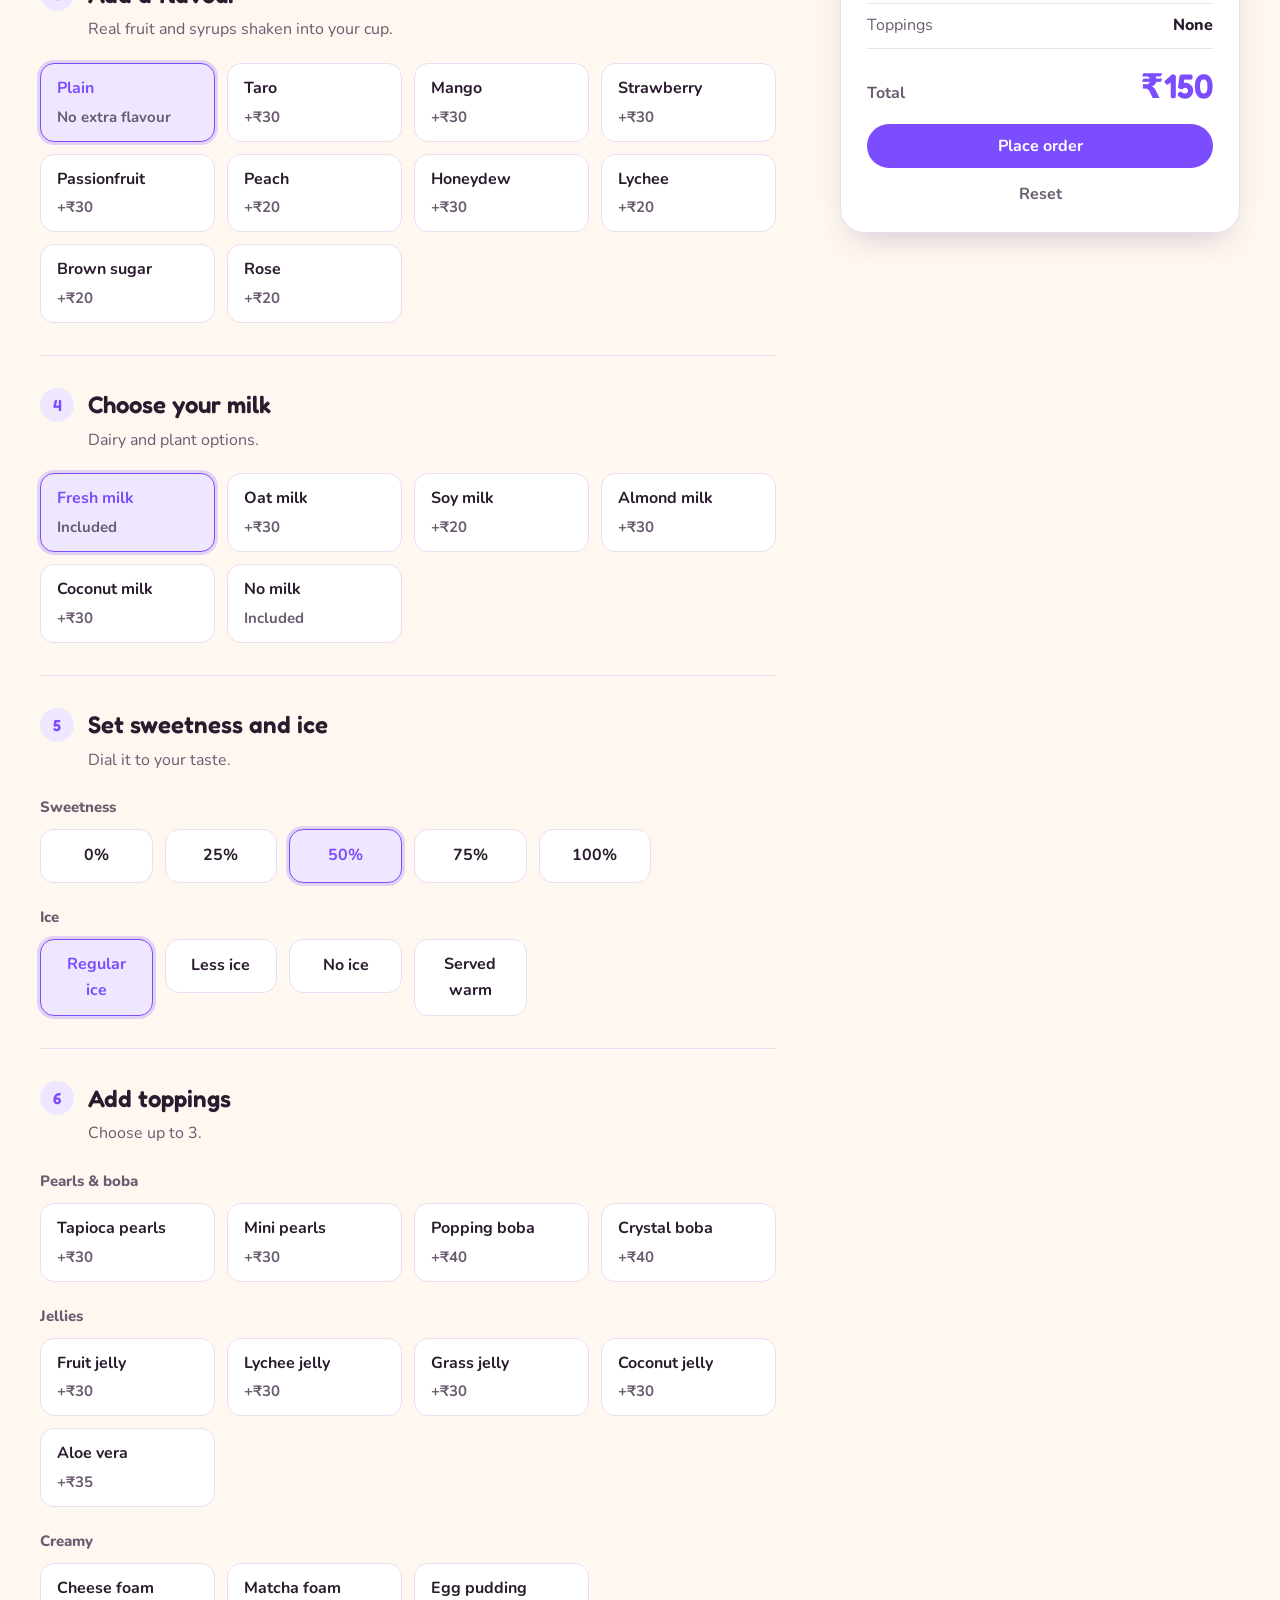
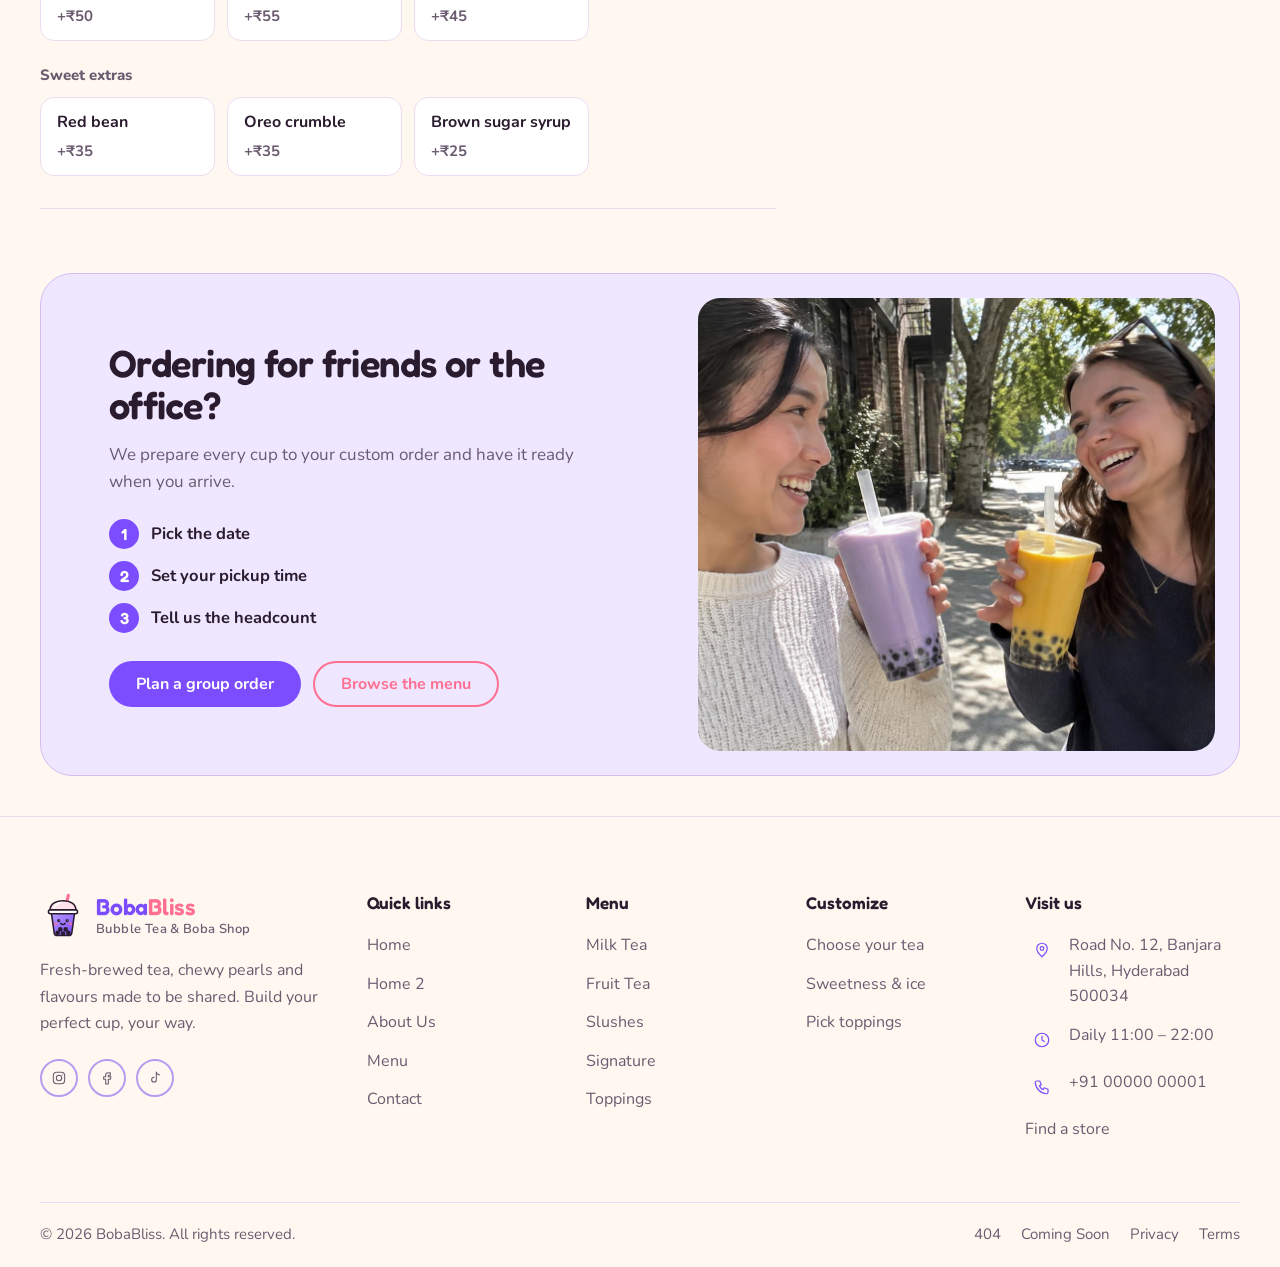
<file: customize/customize.html>
<!DOCTYPE html>
<html lang="en" dir="ltr" data-theme="light">
<head>
<meta charset="UTF-8">
<meta name="viewport" content="width=device-width, initial-scale=1.0">
<title>Customize Your Drink — BobaBliss</title>
<meta name="description" content="Build your own bubble tea. Choose your tea, flavour, milk, sweetness, ice and toppings and see your drink and price update live.">
<link rel="icon" type="image/svg+xml" href="../home/favicon.svg">
<link rel="preconnect" href="https://fonts.googleapis.com">
<link rel="preconnect" href="https://fonts.gstatic.com" crossorigin>
<link href="https://fonts.googleapis.com/css2?family=Fredoka:wght@500;600&family=Nunito:wght@400;600;700;800&display=swap" rel="stylesheet">
<link rel="stylesheet" href="../home/style.css">
<link rel="stylesheet" href="customize.css">
<script src="../home/script.js"></script>
</head>
<body>
<svg width="0" height="0" style="position:absolute" aria-hidden="true" focusable="false"><symbol id="logo" viewBox="0 0 64 64"><path d="M37 6l-4.5 16" stroke="#FF6F91" stroke-width="5" stroke-linecap="round" fill="none"/><path d="M15 28c0-10 7-13.5 17-13.5S49 18 49 28z" fill="#fff" fill-opacity=".92"/><path d="M16 28h32l-3.9 27a2.8 2.8 0 0 1-2.8 2.4H22.7a2.8 2.8 0 0 1-2.8-2.4z" fill="#fff"/><path d="M17.6 36h28.8l-2.3 19a2.8 2.8 0 0 1-2.8 2.4H22.7a2.8 2.8 0 0 1-2.8-2.4z" fill="#D9C9FF"/><g fill="#4A2BB0"><circle cx="26.5" cy="51.5" r="3"/><circle cx="33.5" cy="52.5" r="3"/><circle cx="40" cy="51" r="3"/><circle cx="29.5" cy="45.5" r="3"/><circle cx="37" cy="45" r="3"/></g></symbol><symbol id="i-check" viewBox="0 0 24 24"><path d="M5 13l4 4L19 7"/></symbol><symbol id="i-pin" viewBox="0 0 24 24"><path d="M12 21s7-6.2 7-11a7 7 0 10-14 0c0 4.8 7 11 7 11z"/><circle cx="12" cy="10" r="2.5"/></symbol><symbol id="i-clock" viewBox="0 0 24 24"><circle cx="12" cy="12" r="9"/><path d="M12 7v5l3 2"/></symbol><symbol id="i-phone" viewBox="0 0 24 24"><path d="M5 4h4l2 5-2.5 1.5a11 11 0 005 5L15 13l5 2v4a2 2 0 01-2 2A16 16 0 013 6a2 2 0 012-2z"/></symbol><symbol id="i-dots" viewBox="0 0 24 24"><circle cx="8" cy="15" r="3"/><circle cx="16" cy="15" r="3"/><circle cx="12" cy="8" r="3"/></symbol><symbol id="i-cup" viewBox="0 0 24 24"><path d="M6 8h12l-1.4 12a2 2 0 01-2 1.8H9.4a2 2 0 01-2-1.8L6 8z"/><path d="M13 2l2 5"/></symbol></svg>
<header class="site">
  <div class="wrap nav-row">
    <a href="../home/index.html" class="brand"><span class="brand-logo"><img src="../home/logo.svg" alt="BobaBliss logo" width="46" height="46"></span><span class="brand-text"><span class="logo-word">Boba<em>Bliss</em></span><br><span class="brand-sub">Bubble Tea &amp; Boba Shop</span></span></a>
    <nav class="primary" aria-label="Main">
      <div class="nav-item"><a href="../home/index.html">Home <svg viewBox="0 0 24 24" fill="none" stroke="currentColor" stroke-width="2" stroke-linecap="round" stroke-linejoin="round" class="caret"><path d="M6 9l6 6 6-6"/></svg></a>
        <div class="dropdown"><a href="../home/index.html">Home 1</a><a href="../home2/home-2.html">Home 2</a></div></div>
      <a href="../about/about.html">About Us</a><a href="../menu/menu.html">Menu</a><a href="../customize/customize.html" class="active" aria-current="page">Customize Your Drink</a><a href="../contact/contact.html">Contact</a>
    </nav>
    <div class="nav-actions">
      <button class="btn btn-outline btn-sm" id="dir-toggle" aria-label="Toggle text direction">RTL</button>
      <button class="icon-btn" id="theme-toggle" aria-label="Toggle dark mode"><svg viewBox="0 0 24 24" fill="none" stroke="currentColor" stroke-width="1.7" stroke-linecap="round" stroke-linejoin="round" class="sun"><circle cx="12" cy="12" r="4.2"/><path d="M12 3v2.2M12 18.8V21M21 12h-2.2M5.2 12H3M18.4 5.6l-1.5 1.5M7.1 16.9l-1.5 1.5M18.4 18.4l-1.5-1.5M7.1 7.1L5.6 5.6"/></svg><svg viewBox="0 0 24 24" fill="none" stroke="currentColor" stroke-width="1.7" stroke-linecap="round" stroke-linejoin="round" class="moon"><path d="M20 14.5A8.5 8.5 0 1 1 9.5 4a7 7 0 0 0 10.5 10.5z"/></svg></button>
      <a href="../order/order.html" class="btn btn-primary btn-sm desktop-only"><svg viewBox="0 0 24 24" fill="none" stroke="currentColor" stroke-width="1.8" stroke-linecap="round" stroke-linejoin="round"><path d="M6 8h12l-1 12H7L6 8z"/><path d="M9 8V6a3 3 0 016 0v2"/></svg><span class="btn-label">Order Now</span></a>
      <button class="menu-toggle" id="menu-toggle" aria-label="Open menu" aria-expanded="false" aria-controls="mobile-panel"><svg viewBox="0 0 24 24" fill="none" stroke="currentColor" stroke-width="1.6" stroke-linecap="round" stroke-linejoin="round"><path d="M3 6h18M3 12h18M3 18h18"/></svg></button>
    </div>
  </div>
  <div class="mobile-panel" id="mobile-panel">
    <details class="mobile-dropdown"><summary>Home</summary><a href="../home/index.html">Home 1</a><a href="../home2/home-2.html">Home 2</a></details>
    <a href="../about/about.html">About Us</a><a href="../menu/menu.html">Menu</a><a href="../customize/customize.html" class="active" aria-current="page">Customize Your Drink</a><a href="../contact/contact.html">Contact</a>
    <a href="../order/order.html" class="btn btn-primary btn-sm mobile-cta"><svg viewBox="0 0 24 24" fill="none" stroke="currentColor" stroke-width="1.8" stroke-linecap="round" stroke-linejoin="round"><path d="M6 8h12l-1 12H7L6 8z"/><path d="M9 8V6a3 3 0 016 0v2"/></svg><span class="btn-label">Order Now</span></a>
  </div>
</header>
<main class="cu-page">
<section class="cu-hero"><div class="wrap cu-hero-grid">
  <div>
    <h1>Design a drink that is entirely yours</h1>
    <p class="cu-hero-lead">Choose your tea, flavour, milk, sweetness, ice and toppings. We make it fresh to your order and your total updates as you go.</p>
    <ul class="cu-hero-facts">
      <li><svg class="i" viewBox="0 0 24 24"><use href="#i-check"/></svg>6 tea bases</li>
      <li><svg class="i" viewBox="0 0 24 24"><use href="#i-check"/></svg>15 toppings</li>
      <li><svg class="i" viewBox="0 0 24 24"><use href="#i-check"/></svg>Sweetness from 0 to 100%</li>
    </ul>
    <div class="cu-hero-cta">
      <a href="#size" class="btn btn-primary">Start building</a>
      <a href="#cu-combos" class="btn btn-outline">Start from a favourite</a>
    </div>
    <ol class="cu-how" aria-label="How it works">
      <li><span class="cu-how-ic"><svg class="i" viewBox="0 0 24 24"><use href="#i-dots"/></svg></span><div><b>Build it</b><small>Pick every detail and watch the total update.</small></div></li>
      <li><span class="cu-how-ic"><svg class="i" viewBox="0 0 24 24"><use href="#i-cup"/></svg></span><div><b>We brew it fresh</b><small>Made to your order, never pre-made.</small></div></li>
      <li><span class="cu-how-ic"><svg class="i" viewBox="0 0 24 24"><use href="#i-pin"/></svg></span><div><b>Pick it up</b><small>Ready at Banjara Hills, Hyderabad.</small></div></li>
    </ol>
    <p class="cu-hero-open"><svg class="i" viewBox="0 0 24 24"><use href="#i-clock"/></svg>Open daily 11:00 – 22:00</p>
  </div>
  <div class="hv">
    <span class="hv-sticker">Made fresh<br>to order</span>
    <div class="hv-photo">
      <img src="images/customize-hero.jpg" alt="Fresh bubble tea with tapioca pearls" fetchpriority="high">
    </div>
    <div class="hv-card" id="hv-card">
      <div class="hv-tabs" role="tablist" aria-label="What you can customize">
        <button type="button" role="tab" id="hv-t0" aria-controls="hv-p0" aria-selected="true">Tea</button>
        <button type="button" role="tab" id="hv-t1" aria-controls="hv-p1" aria-selected="false" tabindex="-1">Toppings</button>
        <button type="button" role="tab" id="hv-t2" aria-controls="hv-p2" aria-selected="false" tabindex="-1">Sweetness</button>
        <button type="button" role="tab" id="hv-t3" aria-controls="hv-p3" aria-selected="false" tabindex="-1">Ice</button>
      </div>
      <div class="hv-panel" role="tabpanel" id="hv-p0" aria-labelledby="hv-t0">
        <p><b>6 tea bases</b> to start from. Then add a flavour and your choice of milk.</p>
        <a href="#base" class="hv-go">Choose your tea</a>
      </div>
      <div class="hv-panel" role="tabpanel" id="hv-p1" aria-labelledby="hv-t1" hidden>
        <p><b>15 toppings</b>, from chewy pearls to jelly and popping boba. Add as many as you like.</p>
        <a href="#toppings" class="hv-go">Pick toppings</a>
      </div>
      <div class="hv-panel" role="tabpanel" id="hv-p2" aria-labelledby="hv-t2" hidden>
        <div class="hv-sweet">
          <div class="hv-sweet-top"><output id="hv-out" for="hv-range"><b>50%</b> Half sweet</output><span class="hv-dots" id="hv-dots" aria-hidden="true"><i></i><i></i><i></i><i></i></span></div>
          <input type="range" id="hv-range" min="0" max="100" step="25" value="50" aria-label="Sweetness preview">
          <div class="hv-scale" aria-hidden="true"><span>0%</span><span>25%</span><span>50%</span><span>75%</span><span>100%</span></div>
        </div>
        <a href="#sweetness" class="hv-go">Set your sweetness</a>
      </div>
      <div class="hv-panel" role="tabpanel" id="hv-p3" aria-labelledby="hv-t3" hidden>
        <p>Regular, less or no ice. Your cup, your chill.</p>
        <a href="#sweetness" class="hv-go">Set your ice</a>
      </div>
    </div>
  </div>
</div></section>
<section class="cu-favs"><div class="wrap">
  <div class="cu-combos" id="cu-combos">
    <h2>Or start from a favourite</h2>
    <p>Pick one, then change anything you like.</p>
  </div>
</div></section>
<div class="wrap cu-layout">
  <div id="cu-steps"></div>
  <aside class="cu-sum" id="cu-sum" aria-label="Your drink">
    <div class="cu-preview" id="cu-cup"></div>
    <div class="cu-sum-body">
      <div class="cu-form">
        <h2 id="cu-name">Your drink</h2>
        <dl class="cu-lines" id="cu-lines"></dl>
        <div class="cu-total"><span>Total</span><b id="cu-price">₹150</b></div>
        <button class="btn btn-primary" id="cu-order" type="button">Place order</button>
        <button class="cu-reset" id="cu-reset" type="button">Reset</button>
      </div>
      <div class="cu-done" role="status">
        <div class="tick"><svg class="i" viewBox="0 0 24 24"><use href="#i-check"/></svg></div>
        <h2>Order placed</h2>
        <p id="cu-done-name"></p>
        <button class="btn btn-outline" id="cu-again" type="button">Edit this drink</button>
      </div>
    </div>
  </aside>
</div>
<section class="cu-cta-sec"><div class="wrap">
  <div class="cu-cta">
    <div class="cu-cta-copy">
      <h2>Ordering for friends or the office?</h2>
      <p>We prepare every cup to your custom order and have it ready when you arrive.</p>
      <ol class="cu-cta-steps">
        <li>Pick the date</li>
        <li>Set your pickup time</li>
        <li>Tell us the headcount</li>
      </ol>
      <div class="cu-cta-btns"><a href="../contact/contact.html" class="btn btn-primary">Plan a group order</a><a href="../menu/menu.html" class="btn btn-outline">Browse the menu</a></div>
    </div>
    <figure class="cu-cta-img">
      <img src="images/group-order-friends.jpg" alt="Two friends holding up their drinks together" loading="lazy">
    </figure>
  </div>
</div></section>
</main>
<footer class="site">
  <div class="wrap footer-grid">
    <div class="footer-brand"><a href="../home/index.html" class="brand"><span class="brand-logo"><img src="../home/logo.svg" alt="BobaBliss logo" width="46" height="46"></span><span class="brand-text"><span class="logo-word">Boba<em>Bliss</em></span><br><span class="brand-sub">Bubble Tea &amp; Boba Shop</span></span></a>
      <p class="footer-desc">Fresh-brewed tea, chewy pearls and flavours made to be shared. Build your perfect cup, your way.</p>
      <div class="socials">
        <a href="#" aria-label="Instagram"><svg viewBox="0 0 24 24" fill="none" stroke="currentColor" stroke-width="1.6" stroke-linecap="round" stroke-linejoin="round"><rect x="3.5" y="3.5" width="17" height="17" rx="5"/><circle cx="12" cy="12" r="4"/><circle cx="17" cy="7" r=".8" fill="currentColor" stroke="none"/></svg></a>
        <a href="#" aria-label="Facebook"><svg viewBox="0 0 24 24" fill="none" stroke="currentColor" stroke-width="1.6" stroke-linecap="round" stroke-linejoin="round"><path d="M14 8h3V4h-3a4 4 0 00-4 4v2H7v4h3v7h4v-7h3l1-4h-4V8z"/></svg></a>
        <a href="#" aria-label="TikTok"><svg viewBox="0 0 24 24" fill="none" stroke="currentColor" stroke-width="1.6" stroke-linecap="round" stroke-linejoin="round"><path d="M14 3v11.5a3.5 3.5 0 11-3.5-3.5M14 3c.4 2.6 2 4.2 5 4.5"/></svg></a>
      </div>
    </div>
    <div class="footer-col"><h4>Quick links</h4><ul><li><a href="../home/index.html">Home</a></li><li><a href="../home2/home-2.html">Home 2</a></li><li><a href="../about/about.html">About Us</a></li><li><a href="../menu/menu.html">Menu</a></li><li><a href="../contact/contact.html">Contact</a></li></ul></div>
    <div class="footer-col"><h4>Menu</h4><ul><li><a href="../menu/menu.html#milk-tea">Milk Tea</a></li><li><a href="../menu/menu.html#fruit-tea">Fruit Tea</a></li><li><a href="../menu/menu.html#smoothies">Slushes</a></li><li><a href="../menu/menu.html#signature">Signature</a></li><li><a href="../menu/menu.html#toppings">Toppings</a></li></ul></div>
    <div class="footer-col"><h4>Customize</h4><ul><li><a href="../customize/customize.html#base">Choose your tea</a></li><li><a href="../customize/customize.html#sweetness">Sweetness &amp; ice</a></li><li><a href="../customize/customize.html#toppings">Pick toppings</a></li></ul></div>
    <div class="footer-col"><h4>Visit us</h4><ul><li class="contact-line"><svg viewBox="0 0 24 24" fill="none" stroke="currentColor" stroke-width="1.6" stroke-linecap="round" stroke-linejoin="round"><path d="M12 21s7-6.2 7-11a7 7 0 10-14 0c0 4.8 7 11 7 11z"/><circle cx="12" cy="10" r="2.5"/></svg><span>Road No. 12, Banjara Hills, Hyderabad 500034</span></li><li class="contact-line"><svg viewBox="0 0 24 24" fill="none" stroke="currentColor" stroke-width="1.6" stroke-linecap="round" stroke-linejoin="round"><circle cx="12" cy="12" r="9"/><path d="M12 7v5l3 2"/></svg><span>Daily 11:00 – 22:00</span></li><li class="contact-line"><svg viewBox="0 0 24 24" fill="none" stroke="currentColor" stroke-width="1.6" stroke-linecap="round" stroke-linejoin="round"><path d="M5 4h4l2 5-2.5 1.5a11 11 0 005 5L15 13l5 2v4a2 2 0 01-2 2A16 16 0 013 6a2 2 0 012-2z"/></svg><span>+91 00000 00001</span></li><li><a href="../contact/contact.html#stores">Find a store</a></li></ul></div>
  </div>
  <div class="wrap footer-bottom"><p>© 2026 BobaBliss. All rights reserved.</p><div class="footer-bottom-links"><a href="../additional/404.html">404</a>
      <a href="../additional/coming-soon.html">Coming Soon</a>
      <a href="../additional/privacy.html">Privacy</a><a href="../additional/terms.html">Terms</a></div></div>
</footer>
<script src="customize.js"></script>
</body>
</html>
</file>
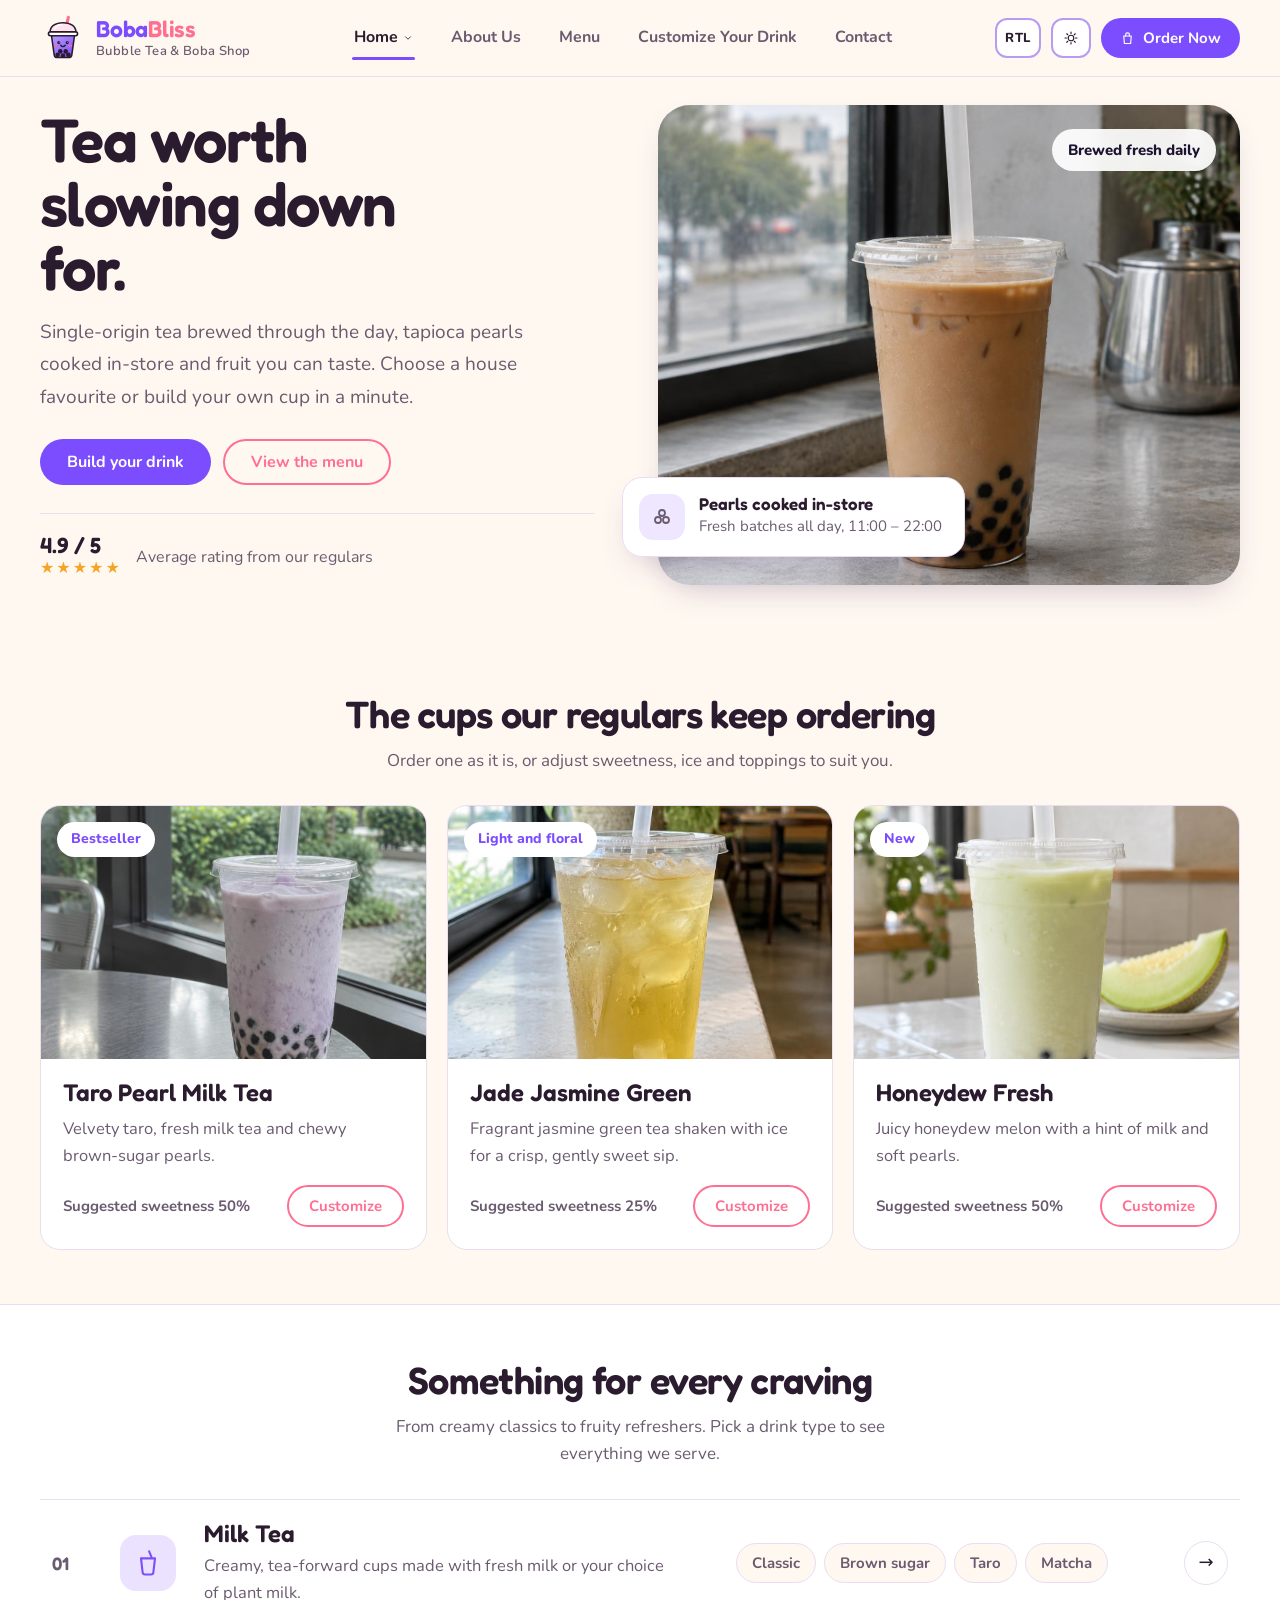
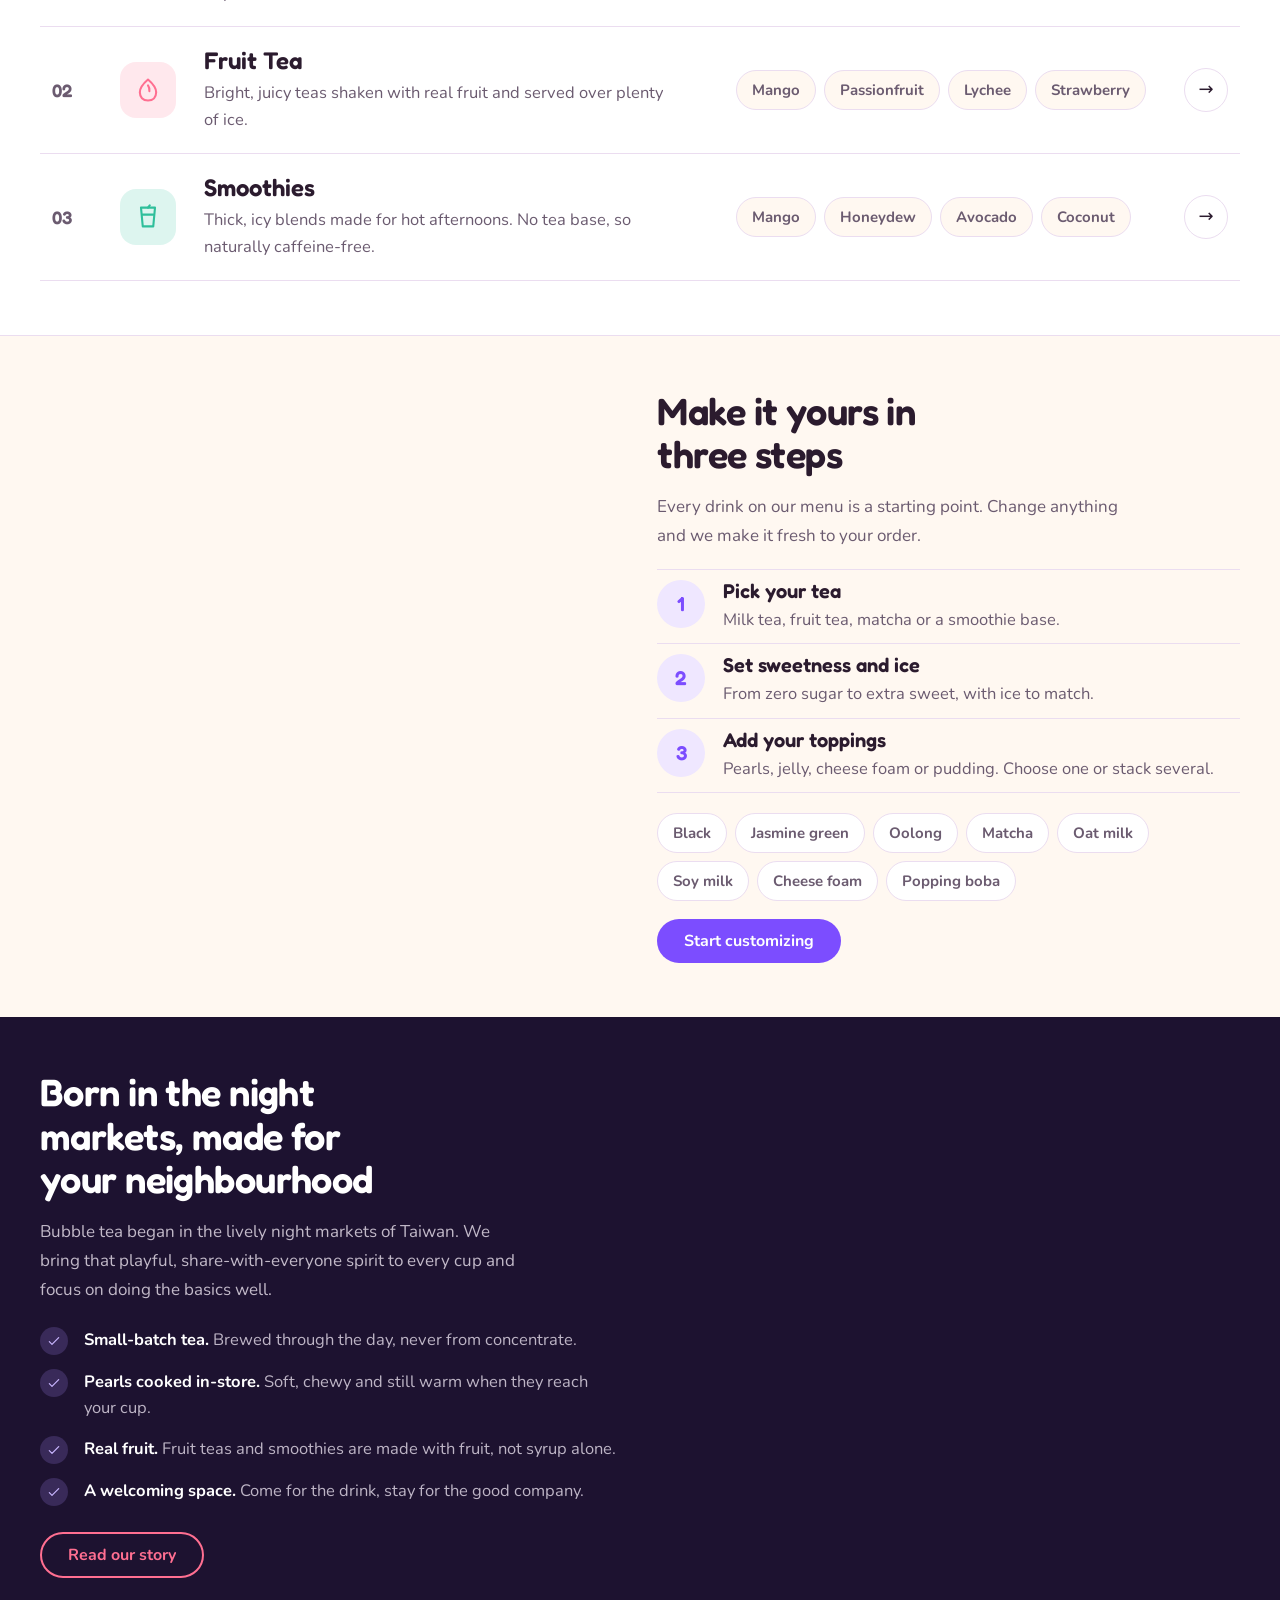
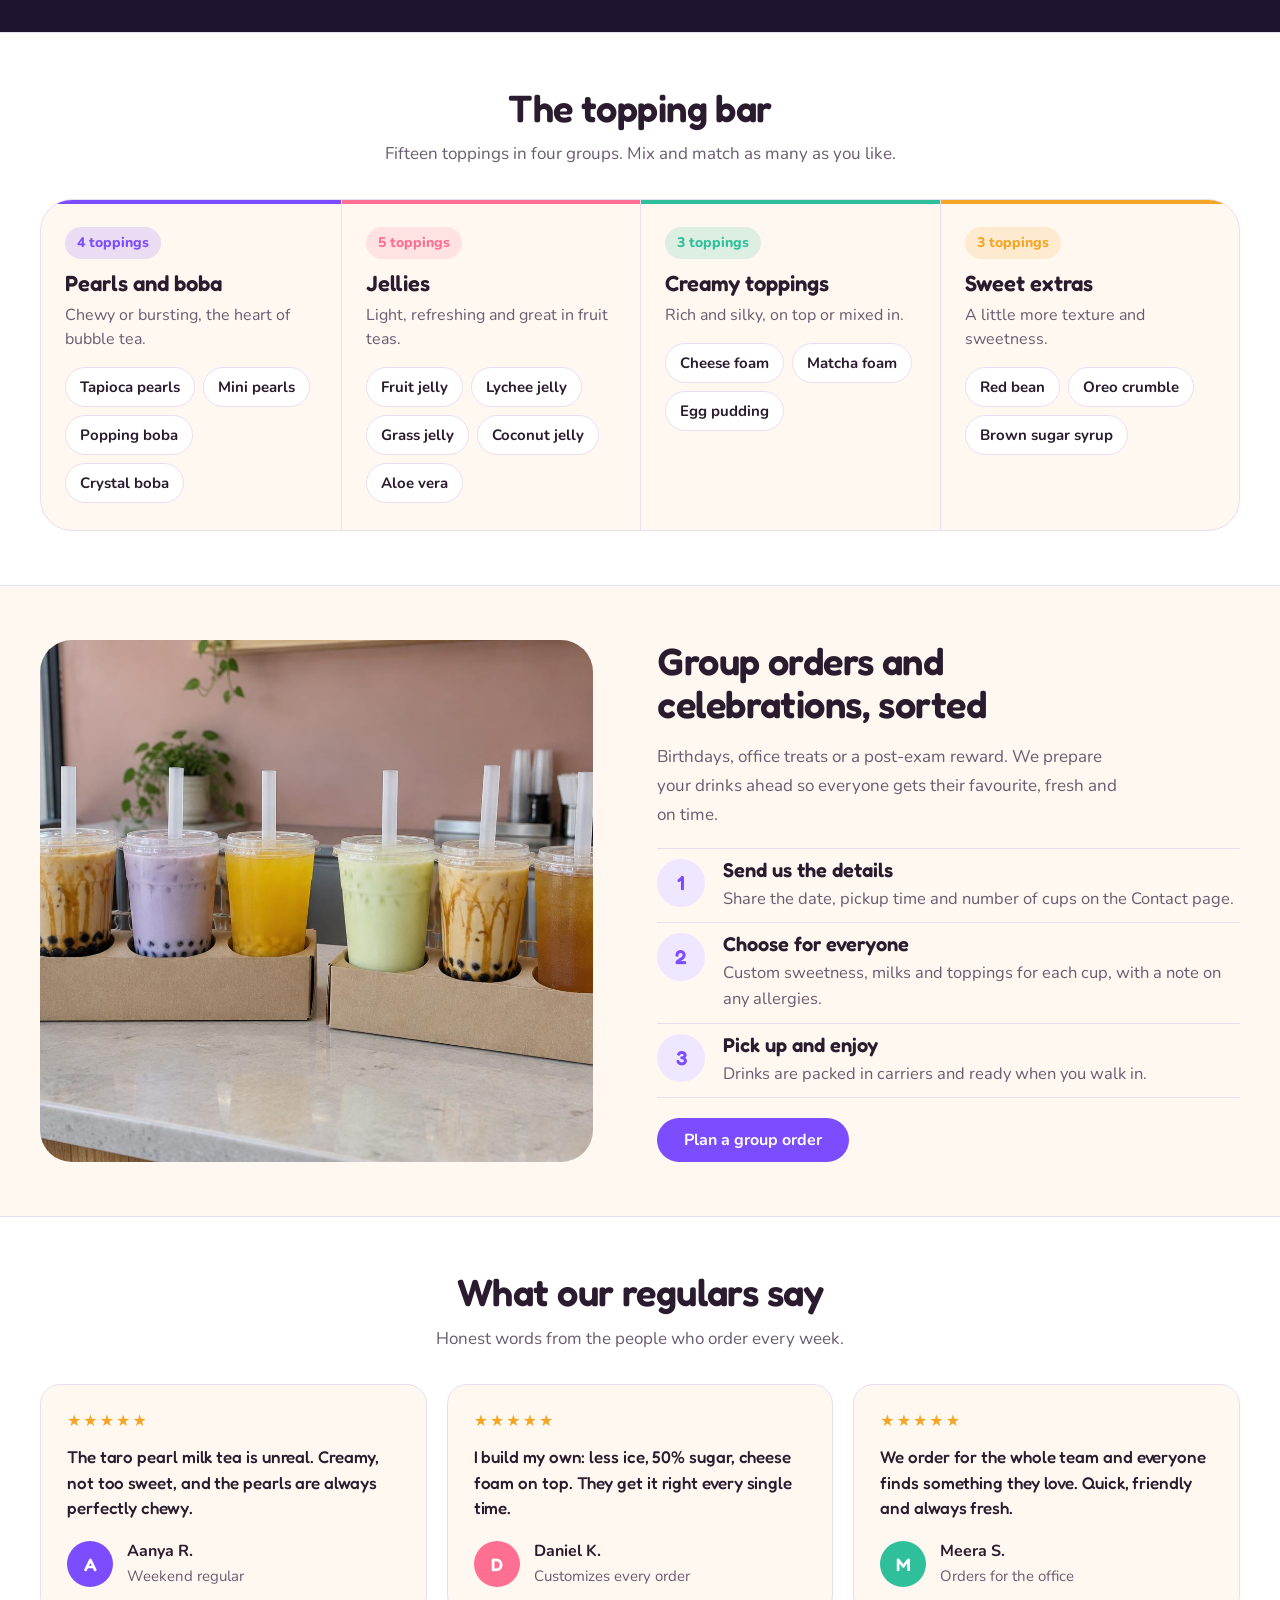
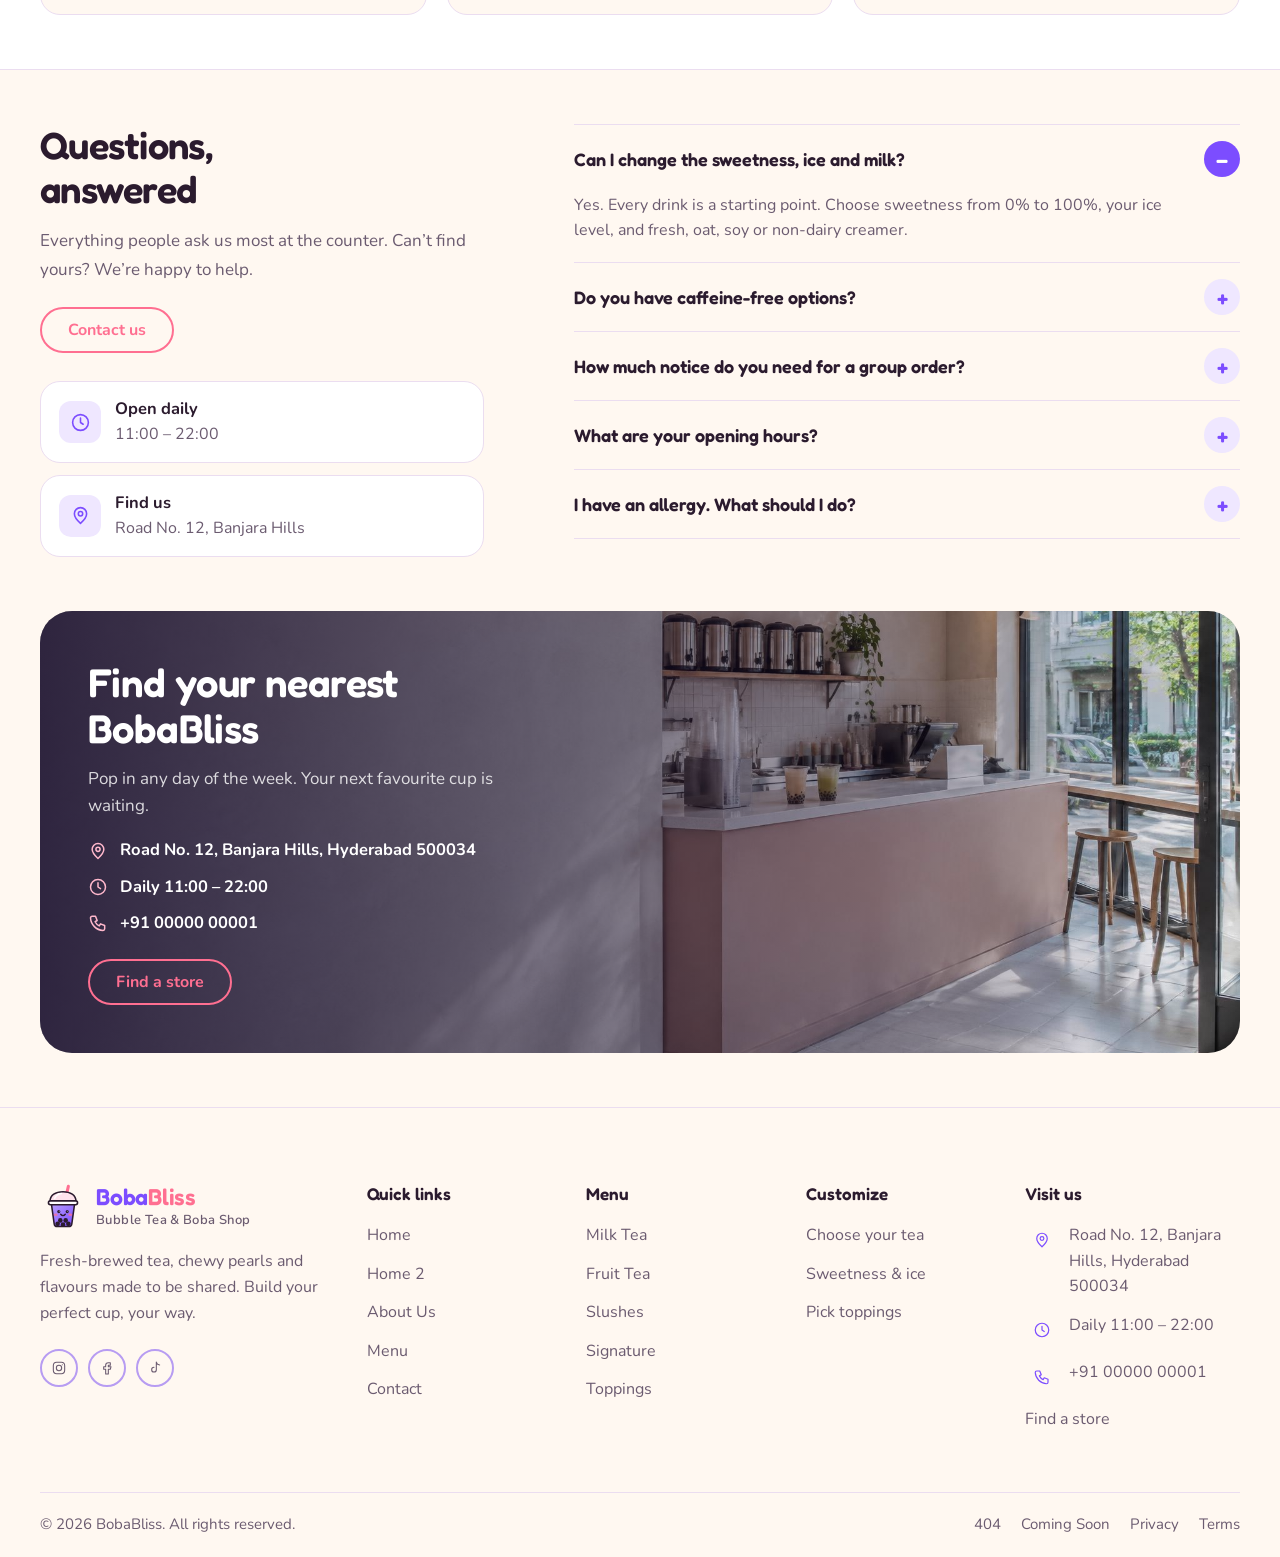
<file: home2/home-2.html>
<!DOCTYPE html>
<html lang="en" dir="ltr" data-theme="light">
<head>
<meta charset="UTF-8">
<meta name="viewport" content="width=device-width, initial-scale=1.0">
<title>BobaBliss — Premium Bubble Tea, Brewed Fresh</title>
<meta name="description" content="Fresh-brewed tea, pearls cooked in-store and drinks made exactly your way. Explore our signature cups, build your own and visit BobaBliss.">
<link rel="icon" type="image/svg+xml" href="../home/favicon.svg">
<link rel="preconnect" href="https://fonts.googleapis.com">
<link rel="preconnect" href="https://fonts.gstatic.com" crossorigin>
<link href="https://fonts.googleapis.com/css2?family=Fredoka:wght@500;600&family=Nunito:wght@400;600;700;800&display=swap" rel="stylesheet">
<link rel="stylesheet" href="../home/style.css">
<link rel="stylesheet" href="home-2.css">
<script src="../home/script.js"></script>
</head>
<body>
<svg width="0" height="0" style="position:absolute" aria-hidden="true" focusable="false"><symbol id="logo" viewBox="0 0 64 64"><path d="M37 6l-4.5 16" stroke="#FF6F91" stroke-width="5" stroke-linecap="round" fill="none"/><path d="M15 28c0-10 7-13.5 17-13.5S49 18 49 28z" fill="#fff" fill-opacity=".92"/><path d="M16 28h32l-3.9 27a2.8 2.8 0 0 1-2.8 2.4H22.7a2.8 2.8 0 0 1-2.8-2.4z" fill="#fff"/><path d="M17.6 36h28.8l-2.3 19a2.8 2.8 0 0 1-2.8 2.4H22.7a2.8 2.8 0 0 1-2.8-2.4z" fill="#D9C9FF"/><g fill="#4A2BB0"><circle cx="26.5" cy="51.5" r="3"/><circle cx="33.5" cy="52.5" r="3"/><circle cx="40" cy="51" r="3"/><circle cx="29.5" cy="45.5" r="3"/><circle cx="37" cy="45" r="3"/></g></symbol><symbol id="i-check" viewBox="0 0 24 24"><path d="M5 13l4 4L19 7"/></symbol><symbol id="i-pin" viewBox="0 0 24 24"><path d="M12 21s7-6.2 7-11a7 7 0 10-14 0c0 4.8 7 11 7 11z"/><circle cx="12" cy="10" r="2.5"/></symbol><symbol id="i-clock" viewBox="0 0 24 24"><circle cx="12" cy="12" r="9"/><path d="M12 7v5l3 2"/></symbol><symbol id="i-phone" viewBox="0 0 24 24"><path d="M5 4h4l2 5-2.5 1.5a11 11 0 005 5L15 13l5 2v4a2 2 0 01-2 2A16 16 0 013 6a2 2 0 012-2z"/></symbol><symbol id="i-dots" viewBox="0 0 24 24"><circle cx="8" cy="15" r="3"/><circle cx="16" cy="15" r="3"/><circle cx="12" cy="8" r="3"/></symbol><symbol id="i-cup" viewBox="0 0 24 24"><path d="M6 8h12l-1.4 12a2 2 0 01-2 1.8H9.4a2 2 0 01-2-1.8L6 8z"/><path d="M13 2l2 5"/></symbol><symbol id="i-drop" viewBox="0 0 24 24"><path d="M12 21c-4.5 0-7-3-7-7 0-5 7-11 7-11s7 6 7 11c0 4-2.5 7-7 7z"/><path d="M12 8c1 1.5 1.5 3 1.2 5"/></symbol><symbol id="i-blend" viewBox="0 0 24 24"><path d="M6 4h12l-1.5 16h-9L6 4z"/><path d="M7.5 10h9M12 4l1.5-2"/></symbol><symbol id="i-users" viewBox="0 0 24 24"><circle cx="9" cy="8" r="3.2"/><path d="M3 20c0-3.5 2.7-6 6-6s6 2.5 6 6"/><path d="M16 5.2a3.2 3.2 0 010 5.6M18 14.4c1.8.8 3 2.7 3 5.6"/></symbol></svg>

<header class="site">
  <div class="wrap nav-row">
    <a href="../home/index.html" class="brand"><span class="brand-logo"><img src="../home/logo.svg" alt="BobaBliss logo" width="46" height="46"></span><span class="brand-text"><span class="logo-word">Boba<em>Bliss</em></span><br><span class="brand-sub">Bubble Tea &amp; Boba Shop</span></span></a>
    <nav class="primary" aria-label="Main">
      <div class="nav-item"><a href="../home/index.html" class="active" aria-current="page">Home <svg viewBox="0 0 24 24" fill="none" stroke="currentColor" stroke-width="2" stroke-linecap="round" stroke-linejoin="round" class="caret"><path d="M6 9l6 6 6-6"/></svg></a>
        <div class="dropdown"><a href="../home/index.html">Home 1</a><a href="../home2/home-2.html">Home 2</a></div></div>
      <a href="../about/about.html">About Us</a><a href="../menu/menu.html">Menu</a><a href="../customize/customize.html">Customize Your Drink</a><a href="../contact/contact.html">Contact</a>
    </nav>
    <div class="nav-actions">
      <button class="btn btn-outline btn-sm" id="dir-toggle" aria-label="Toggle text direction">RTL</button>
      <button class="icon-btn" id="theme-toggle" aria-label="Toggle dark mode"><svg viewBox="0 0 24 24" fill="none" stroke="currentColor" stroke-width="1.7" stroke-linecap="round" stroke-linejoin="round" class="sun"><circle cx="12" cy="12" r="4.2"/><path d="M12 3v2.2M12 18.8V21M21 12h-2.2M5.2 12H3M18.4 5.6l-1.5 1.5M7.1 16.9l-1.5 1.5M18.4 18.4l-1.5-1.5M7.1 7.1L5.6 5.6"/></svg><svg viewBox="0 0 24 24" fill="none" stroke="currentColor" stroke-width="1.7" stroke-linecap="round" stroke-linejoin="round" class="moon"><path d="M20 14.5A8.5 8.5 0 1 1 9.5 4a7 7 0 0 0 10.5 10.5z"/></svg></button>
      <a href="../order/order.html" class="btn btn-primary btn-sm desktop-only"><svg viewBox="0 0 24 24" fill="none" stroke="currentColor" stroke-width="1.8" stroke-linecap="round" stroke-linejoin="round"><path d="M6 8h12l-1 12H7L6 8z"/><path d="M9 8V6a3 3 0 016 0v2"/></svg><span class="btn-label">Order Now</span></a>
      <button class="menu-toggle" id="menu-toggle" aria-label="Open menu" aria-expanded="false" aria-controls="mobile-panel"><svg viewBox="0 0 24 24" fill="none" stroke="currentColor" stroke-width="1.6" stroke-linecap="round" stroke-linejoin="round"><path d="M3 6h18M3 12h18M3 18h18"/></svg></button>
    </div>
  </div>
  <div class="mobile-panel" id="mobile-panel">
    <details class="mobile-dropdown"><summary>Home</summary><a href="../home/index.html">Home 1</a><a href="../home2/home-2.html">Home 2</a></details>
    <a href="../about/about.html">About Us</a><a href="../menu/menu.html">Menu</a><a href="../customize/customize.html">Customize Your Drink</a><a href="../contact/contact.html">Contact</a>
    <a href="../order/order.html" class="btn btn-primary btn-sm mobile-cta"><svg viewBox="0 0 24 24" fill="none" stroke="currentColor" stroke-width="1.8" stroke-linecap="round" stroke-linejoin="round"><path d="M6 8h12l-1 12H7L6 8z"/><path d="M9 8V6a3 3 0 016 0v2"/></svg><span class="btn-label">Order Now</span></a>
  </div>
</header>

<main class="h2-page">

<section class="h2-hero">
  <div class="wrap h2-hero-grid">
    <div>
      <h1>Tea worth slowing down for.</h1>
      <p class="h2-lead">Single-origin tea brewed through the day, tapioca pearls cooked in-store and fruit you can taste. Choose a house favourite or build your own cup in a minute.</p>
      <div class="h2-ctas"><a href="../customize/customize.html" class="btn btn-primary">Build your drink</a><a href="../menu/menu.html" class="btn btn-outline">View the menu</a></div>
      <div class="h2-trust"><div><b>4.9 / 5</b><span class="h2-stars" aria-hidden="true">★★★★★</span></div><span>Average rating from our regulars</span></div>
    </div>
    <div class="h2-visual">
      <div class="h2-visual-img"><img src="images/home2-hero-natural.jpg" alt="Fresh milk tea with tapioca pearls by a café window" fetchpriority="high" width="1280" height="1536" decoding="async"></div>
      <span class="h2-tag">Brewed fresh daily</span>
      <div class="h2-float"><span class="h2-float-ico"><svg class="i" viewBox="0 0 24 24"><use href="#i-dots"/></svg></span><div><b>Pearls cooked in-store</b><span>Fresh batches all day, 11:00 – 22:00</span></div></div>
    </div>
  </div>
</section>

<section class="h2-sec" id="signature"><div class="wrap">
  <div class="h2-head"><div><h2>The cups our regulars keep ordering</h2><p>Order one as it is, or adjust sweetness, ice and toppings to suit you.</p></div></div>
  <div class="h2-cards">
    <article class="h2-card"><div class="h2-card-img"><img src="images/home2-taro-natural.jpg" alt="Taro pearl milk tea on a café table" loading="lazy" width="1024" height="1280" decoding="async"><span class="h2-badge">Bestseller</span></div><div class="h2-card-body"><h3>Taro Pearl Milk Tea</h3><p>Velvety taro, fresh milk tea and chewy brown-sugar pearls.</p><div class="h2-card-foot"><small>Suggested sweetness 50%</small><a href="../customize/customize.html" class="btn btn-outline">Customize</a></div></div></article>
    <article class="h2-card"><div class="h2-card-img"><img src="images/home2-jasmine-natural.jpg" alt="Iced jasmine tea with aloe vera" loading="lazy" width="1024" height="1280" decoding="async"><span class="h2-badge">Light and floral</span></div><div class="h2-card-body"><h3>Jade Jasmine Green</h3><p>Fragrant jasmine green tea shaken with ice for a crisp, gently sweet sip.</p><div class="h2-card-foot"><small>Suggested sweetness 25%</small><a href="../customize/customize.html" class="btn btn-outline">Customize</a></div></div></article>
    <article class="h2-card"><div class="h2-card-img"><img src="images/home2-honeydew-natural.jpg" alt="Honeydew milk drink with tapioca pearls" loading="lazy" width="1024" height="1280" decoding="async"><span class="h2-badge">New</span></div><div class="h2-card-body"><h3>Honeydew Fresh</h3><p>Juicy honeydew melon with a hint of milk and soft pearls.</p><div class="h2-card-foot"><small>Suggested sweetness 50%</small><a href="../customize/customize.html" class="btn btn-outline">Customize</a></div></div></article>
  </div>
</div></section>

<section class="h2-sec h2-alt" id="categories"><div class="wrap">
  <div class="h2-head"><div><h2>Something for every craving</h2><p>From creamy classics to fruity refreshers. Pick a drink type to see everything we serve.</p></div></div>
  <div class="h2-menu">
    <a href="../menu/menu.html#milk-tea" class="h2-mrow"><span class="h2-mnum">01</span><span class="h2-cat-ico"><svg class="i" viewBox="0 0 24 24"><use href="#i-cup"/></svg></span><div class="h2-mtext"><h3>Milk Tea</h3><p>Creamy, tea-forward cups made with fresh milk or your choice of plant milk.</p></div><ul class="h2-mchips"><li>Classic</li><li>Brown sugar</li><li>Taro</li><li>Matcha</li></ul><span class="h2-marrow" aria-hidden="true">&rarr;</span></a>
    <a href="../menu/menu.html#fruit-tea" class="h2-mrow"><span class="h2-mnum">02</span><span class="h2-cat-ico"><svg class="i" viewBox="0 0 24 24"><use href="#i-drop"/></svg></span><div class="h2-mtext"><h3>Fruit Tea</h3><p>Bright, juicy teas shaken with real fruit and served over plenty of ice.</p></div><ul class="h2-mchips"><li>Mango</li><li>Passionfruit</li><li>Lychee</li><li>Strawberry</li></ul><span class="h2-marrow" aria-hidden="true">&rarr;</span></a>
    <a href="../menu/menu.html#smoothies" class="h2-mrow"><span class="h2-mnum">03</span><span class="h2-cat-ico"><svg class="i" viewBox="0 0 24 24"><use href="#i-blend"/></svg></span><div class="h2-mtext"><h3>Smoothies</h3><p>Thick, icy blends made for hot afternoons. No tea base, so naturally caffeine-free.</p></div><ul class="h2-mchips"><li>Mango</li><li>Honeydew</li><li>Avocado</li><li>Coconut</li></ul><span class="h2-marrow" aria-hidden="true">&rarr;</span></a>
  </div>
</div></section>

<section class="h2-sec" id="customize"><div class="wrap h2-split">
  <div class="h2-split-img"><img src="images/home2-customize-natural.jpg" alt="Milk tea beside pearls, lychee jelly and popping boba at the topping counter" loading="lazy" width="1280" height="1024" decoding="async"></div>
  <div>
    <h2>Make it yours in three steps</h2>
    <p class="h2-lead">Every drink on our menu is a starting point. Change anything and we make it fresh to your order.</p>
    <ol class="h2-steps"><li><div><h3>Pick your tea</h3><p>Milk tea, fruit tea, matcha or a smoothie base.</p></div></li><li><div><h3>Set sweetness and ice</h3><p>From zero sugar to extra sweet, with ice to match.</p></div></li><li><div><h3>Add your toppings</h3><p>Pearls, jelly, cheese foam or pudding. Choose one or stack several.</p></div></li></ol>
    <ul class="h2-opts"><li>Black</li><li>Jasmine green</li><li>Oolong</li><li>Matcha</li><li>Oat milk</li><li>Soy milk</li><li>Cheese foam</li><li>Popping boba</li></ul>
    <a href="../customize/customize.html" class="btn btn-primary">Start customizing</a>
  </div>
</div></section>

<section class="h2-story"><div class="wrap h2-split">
  <div>
    <h2>Born in the night markets, made for your neighbourhood</h2>
    <p class="h2-lead">Bubble tea began in the lively night markets of Taiwan. We bring that playful, share-with-everyone spirit to every cup and focus on doing the basics well.</p>
    <ul class="h2-points"><li><svg class="i" viewBox="0 0 24 24"><use href="#i-check"/></svg><span><b>Small-batch tea.</b> Brewed through the day, never from concentrate.</span></li><li><svg class="i" viewBox="0 0 24 24"><use href="#i-check"/></svg><span><b>Pearls cooked in-store.</b> Soft, chewy and still warm when they reach your cup.</span></li><li><svg class="i" viewBox="0 0 24 24"><use href="#i-check"/></svg><span><b>Real fruit.</b> Fruit teas and smoothies are made with fruit, not syrup alone.</span></li><li><svg class="i" viewBox="0 0 24 24"><use href="#i-check"/></svg><span><b>A welcoming space.</b> Come for the drink, stay for the good company.</span></li></ul>
    <a href="../about/about.html" class="btn btn-light">Read our story</a>
  </div>
  <div class="h2-split-img"><img src="images/home2-night-market-natural.jpg" alt="Milk teas at a Taiwan night-market tea stall" loading="lazy" width="1280" height="1024" decoding="async"></div>
</div></section>

<section class="h2-sec h2-alt" id="toppings"><div class="wrap">
  <div class="h2-head"><div><h2>The topping bar</h2><p>Fifteen toppings in four groups. Mix and match as many as you like.</p></div></div>
  <div class="h2-bar">
    <div class="h2-bgrp"><span class="h2-bcount">4 toppings</span><h3>Pearls and boba</h3><p>Chewy or bursting, the heart of bubble tea.</p><ul><li>Tapioca pearls</li><li>Mini pearls</li><li>Popping boba</li><li>Crystal boba</li></ul></div>
    <div class="h2-bgrp"><span class="h2-bcount">5 toppings</span><h3>Jellies</h3><p>Light, refreshing and great in fruit teas.</p><ul><li>Fruit jelly</li><li>Lychee jelly</li><li>Grass jelly</li><li>Coconut jelly</li><li>Aloe vera</li></ul></div>
    <div class="h2-bgrp"><span class="h2-bcount">3 toppings</span><h3>Creamy toppings</h3><p>Rich and silky, on top or mixed in.</p><ul><li>Cheese foam</li><li>Matcha foam</li><li>Egg pudding</li></ul></div>
    <div class="h2-bgrp"><span class="h2-bcount">3 toppings</span><h3>Sweet extras</h3><p>A little more texture and sweetness.</p><ul><li>Red bean</li><li>Oreo crumble</li><li>Brown sugar syrup</li></ul></div>
  </div>
</div></section>

<section class="h2-sec" id="groups"><div class="wrap h2-split">
  <div class="h2-split-img"><img src="images/home2-group-orders-natural.jpg" alt="Six bubble teas packed in cardboard carriers for a group order" loading="lazy" width="1280" height="1024" decoding="async"></div>
  <div>
    <h2>Group orders and celebrations, sorted</h2>
    <p class="h2-lead">Birthdays, office treats or a post-exam reward. We prepare your drinks ahead so everyone gets their favourite, fresh and on time.</p>
    <ol class="h2-steps"><li><div><h3>Send us the details</h3><p>Share the date, pickup time and number of cups on the Contact page.</p></div></li><li><div><h3>Choose for everyone</h3><p>Custom sweetness, milks and toppings for each cup, with a note on any allergies.</p></div></li><li><div><h3>Pick up and enjoy</h3><p>Drinks are packed in carriers and ready when you walk in.</p></div></li></ol>
    <a href="../contact/contact.html" class="btn btn-primary">Plan a group order</a>
  </div>
</div></section>

<section class="h2-sec h2-alt"><div class="wrap">
  <div class="h2-head"><div><h2>What our regulars say</h2><p>Honest words from the people who order every week.</p></div></div>
  <div class="h2-reviews">
    <figure class="h2-review"><div class="h2-stars" aria-label="5 out of 5 stars">★★★★★</div><blockquote>The taro pearl milk tea is unreal. Creamy, not too sweet, and the pearls are always perfectly chewy.</blockquote><figcaption class="h2-who"><span class="h2-avatar">A</span><span><b>Aanya R.</b><span>Weekend regular</span></span></figcaption></figure>
    <figure class="h2-review"><div class="h2-stars" aria-label="5 out of 5 stars">★★★★★</div><blockquote>I build my own: less ice, 50% sugar, cheese foam on top. They get it right every single time.</blockquote><figcaption class="h2-who"><span class="h2-avatar">D</span><span><b>Daniel K.</b><span>Customizes every order</span></span></figcaption></figure>
    <figure class="h2-review"><div class="h2-stars" aria-label="5 out of 5 stars">★★★★★</div><blockquote>We order for the whole team and everyone finds something they love. Quick, friendly and always fresh.</blockquote><figcaption class="h2-who"><span class="h2-avatar">M</span><span><b>Meera S.</b><span>Orders for the office</span></span></figcaption></figure>
  </div>
</div></section>

<section class="h2-sec" id="faq"><div class="wrap h2-faq-wrap">
  <div class="h2-faq-intro">
    <h2>Questions, answered</h2>
    <p class="h2-lead">Everything people ask us most at the counter. Can&rsquo;t find yours? We&rsquo;re happy to help.</p>
    <a href="../contact/contact.html" class="btn btn-outline">Contact us</a>
    <ul class="h2-faq-info">
      <li><span class="h2-fi-ico"><svg class="i" viewBox="0 0 24 24"><use href="#i-clock"/></svg></span><span><b>Open daily</b>11:00 &ndash; 22:00</span></li>
      <li><span class="h2-fi-ico"><svg class="i" viewBox="0 0 24 24"><use href="#i-pin"/></svg></span><span><b>Find us</b>Road No. 12, Banjara Hills</span></li>
    </ul>
  </div>
  <div class="h2-faq">
    <details open><summary>Can I change the sweetness, ice and milk?</summary><p>Yes. Every drink is a starting point. Choose sweetness from 0% to 100%, your ice level, and fresh, oat, soy or non-dairy creamer.</p></details>
    <details><summary>Do you have caffeine-free options?</summary><p>Our smoothies have no tea base, and the Blueberry Hibiscus Cooler is caffeine-free too. You can also pick &ldquo;no tea&rdquo; when you build your own drink.</p></details>
    <details><summary>How much notice do you need for a group order?</summary><p>We ask for 24 hours&rsquo; notice and an order of 5 cups or more. Send the date, pickup time and headcount through the Contact page.</p></details>
    <details><summary>What are your opening hours?</summary><p>Every store is open daily from 11:00 to 22:00, with fresh batches of pearls cooked through the day.</p></details>
    <details><summary>I have an allergy. What should I do?</summary><p>Please tell our crew when you order, or add a note to your group order, and we will help you choose a suitable drink.</p></details>
  </div>
</div></section>

<section class="h2-sec" style="padding-top:0"><div class="wrap">
  <div class="h2-visit">
    <div class="h2-visit-bg"><img src="images/home2-store-cta-natural.jpg" alt="Daylit bubble tea café with a pink counter" loading="lazy" width="1920" height="1024" decoding="async"></div>
    <div class="h2-visit-copy">
      <h2>Find your nearest BobaBliss</h2>
      <p>Pop in any day of the week. Your next favourite cup is waiting.</p>
      <ul><li><svg class="i" viewBox="0 0 24 24"><use href="#i-pin"/></svg><span>Road No. 12, Banjara Hills, Hyderabad 500034</span></li><li><svg class="i" viewBox="0 0 24 24"><use href="#i-clock"/></svg><span>Daily 11:00 – 22:00</span></li><li><svg class="i" viewBox="0 0 24 24"><use href="#i-phone"/></svg><span>+91 00000 00001</span></li></ul>
      <a href="../contact/contact.html#stores" class="btn btn-light">Find a store</a>
    </div>
  </div>
</div></section>

</main>

<footer class="site">
  <div class="wrap footer-grid">
    <div class="footer-brand"><a href="../home/index.html" class="brand"><span class="brand-logo"><img src="../home/logo.svg" alt="BobaBliss logo" width="46" height="46"></span><span class="brand-text"><span class="logo-word">Boba<em>Bliss</em></span><br><span class="brand-sub">Bubble Tea &amp; Boba Shop</span></span></a>
      <p class="footer-desc">Fresh-brewed tea, chewy pearls and flavours made to be shared. Build your perfect cup, your way.</p>
      <div class="socials">
        <a href="#" aria-label="Instagram"><svg viewBox="0 0 24 24" fill="none" stroke="currentColor" stroke-width="1.6" stroke-linecap="round" stroke-linejoin="round"><rect x="3.5" y="3.5" width="17" height="17" rx="5"/><circle cx="12" cy="12" r="4"/><circle cx="17" cy="7" r=".8" fill="currentColor" stroke="none"/></svg></a>
        <a href="#" aria-label="Facebook"><svg viewBox="0 0 24 24" fill="none" stroke="currentColor" stroke-width="1.6" stroke-linecap="round" stroke-linejoin="round"><path d="M14 8h3V4h-3a4 4 0 00-4 4v2H7v4h3v7h4v-7h3l1-4h-4V8z"/></svg></a>
        <a href="#" aria-label="TikTok"><svg viewBox="0 0 24 24" fill="none" stroke="currentColor" stroke-width="1.6" stroke-linecap="round" stroke-linejoin="round"><path d="M14 3v11.5a3.5 3.5 0 11-3.5-3.5M14 3c.4 2.6 2 4.2 5 4.5"/></svg></a>
      </div>
    </div>
    <div class="footer-col"><h4>Quick links</h4><ul><li><a href="../home/index.html">Home</a></li><li><a href="../home2/home-2.html">Home 2</a></li><li><a href="../about/about.html">About Us</a></li><li><a href="../menu/menu.html">Menu</a></li><li><a href="../contact/contact.html">Contact</a></li></ul></div>
    <div class="footer-col"><h4>Menu</h4><ul><li><a href="../menu/menu.html#milk-tea">Milk Tea</a></li><li><a href="../menu/menu.html#fruit-tea">Fruit Tea</a></li><li><a href="../menu/menu.html#smoothies">Slushes</a></li><li><a href="../menu/menu.html#signature">Signature</a></li><li><a href="../menu/menu.html#toppings">Toppings</a></li></ul></div>
    <div class="footer-col"><h4>Customize</h4><ul><li><a href="../customize/customize.html#base">Choose your tea</a></li><li><a href="../customize/customize.html#sweetness">Sweetness &amp; ice</a></li><li><a href="../customize/customize.html#toppings">Pick toppings</a></li></ul></div>
    <div class="footer-col"><h4>Visit us</h4><ul><li class="contact-line"><svg viewBox="0 0 24 24" fill="none" stroke="currentColor" stroke-width="1.6" stroke-linecap="round" stroke-linejoin="round"><path d="M12 21s7-6.2 7-11a7 7 0 10-14 0c0 4.8 7 11 7 11z"/><circle cx="12" cy="10" r="2.5"/></svg><span>Road No. 12, Banjara Hills, Hyderabad 500034</span></li><li class="contact-line"><svg viewBox="0 0 24 24" fill="none" stroke="currentColor" stroke-width="1.6" stroke-linecap="round" stroke-linejoin="round"><circle cx="12" cy="12" r="9"/><path d="M12 7v5l3 2"/></svg><span>Daily 11:00 – 22:00</span></li><li class="contact-line"><svg viewBox="0 0 24 24" fill="none" stroke="currentColor" stroke-width="1.6" stroke-linecap="round" stroke-linejoin="round"><path d="M5 4h4l2 5-2.5 1.5a11 11 0 005 5L15 13l5 2v4a2 2 0 01-2 2A16 16 0 013 6a2 2 0 012-2z"/></svg><span>+91 00000 00001</span></li><li><a href="../contact/contact.html#stores">Find a store</a></li></ul></div>
  </div>
  <div class="wrap footer-bottom"><p>© 2026 BobaBliss. All rights reserved.</p><div class="footer-bottom-links"><a href="../additional/404.html">404</a>
      <a href="../additional/coming-soon.html">Coming Soon</a>
      <a href="../additional/privacy.html">Privacy</a><a href="../additional/terms.html">Terms</a></div></div>
</footer>
</body>
</html>
</file>
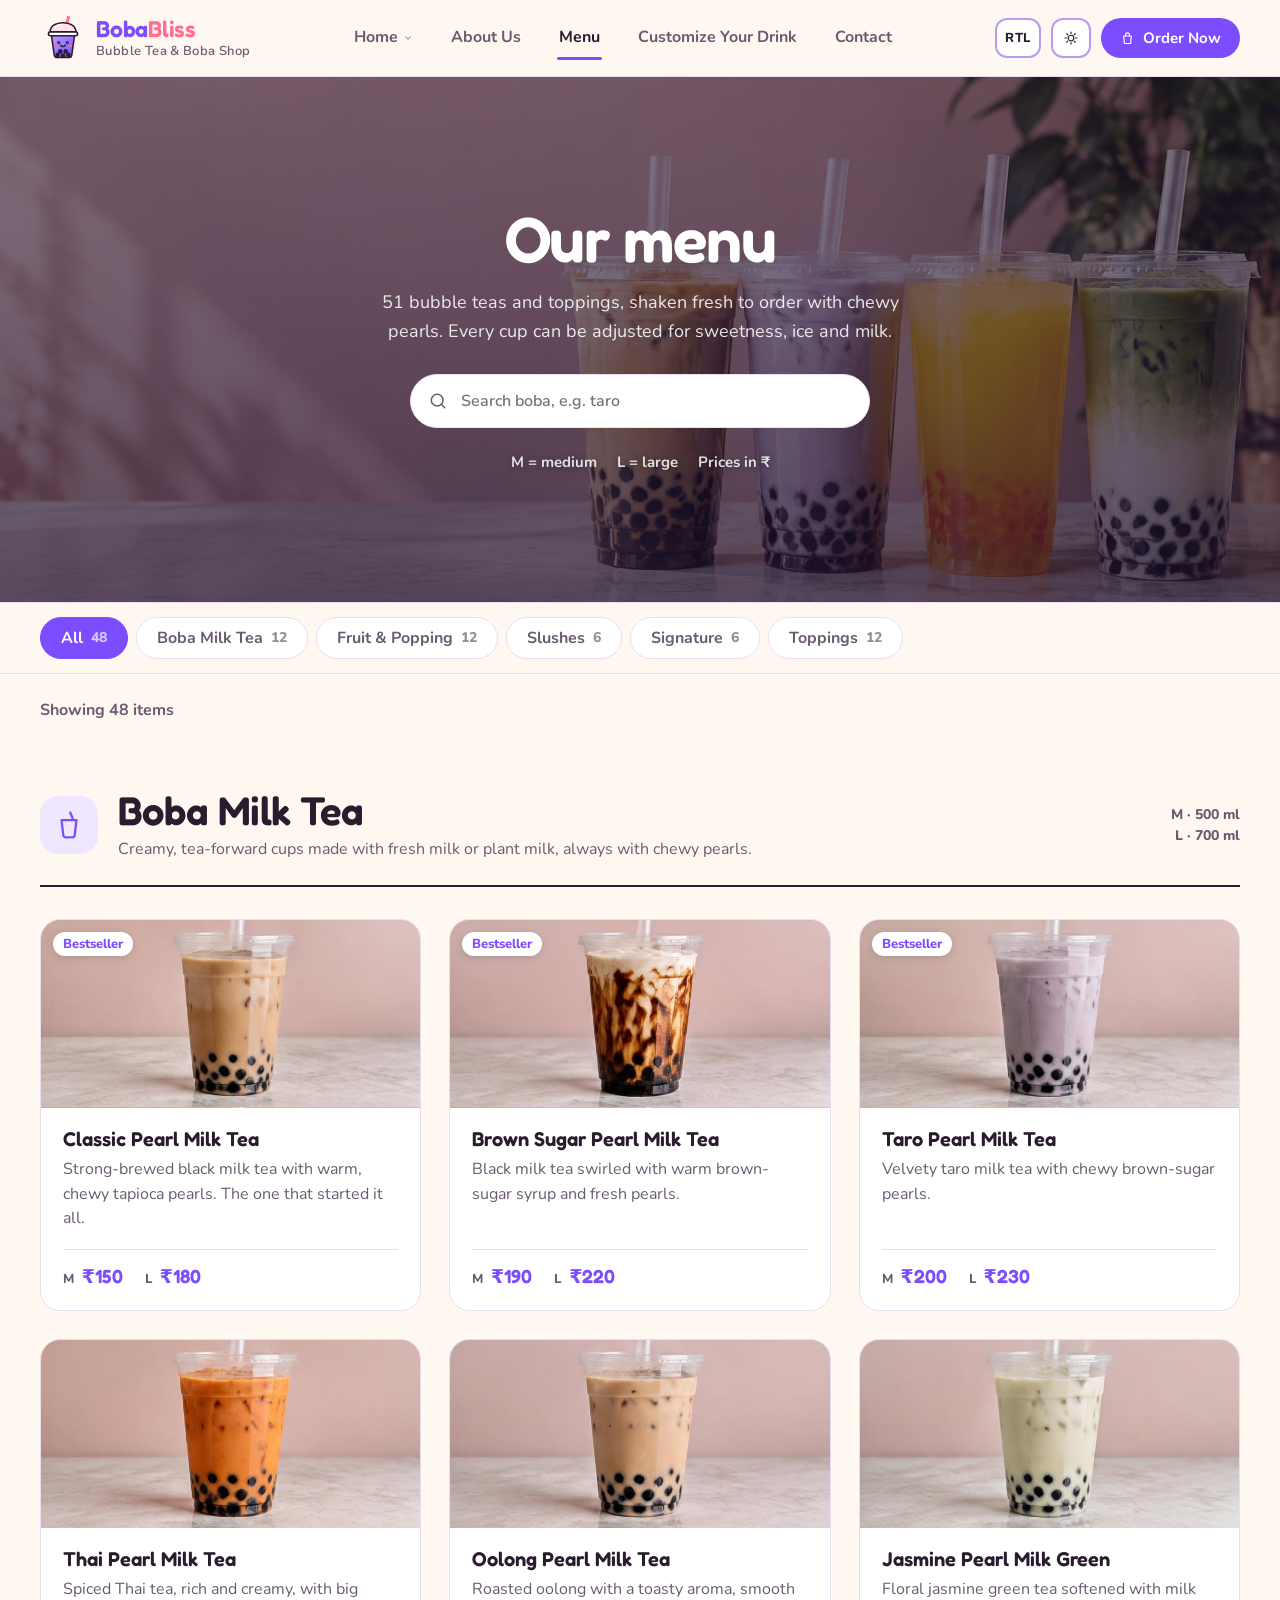
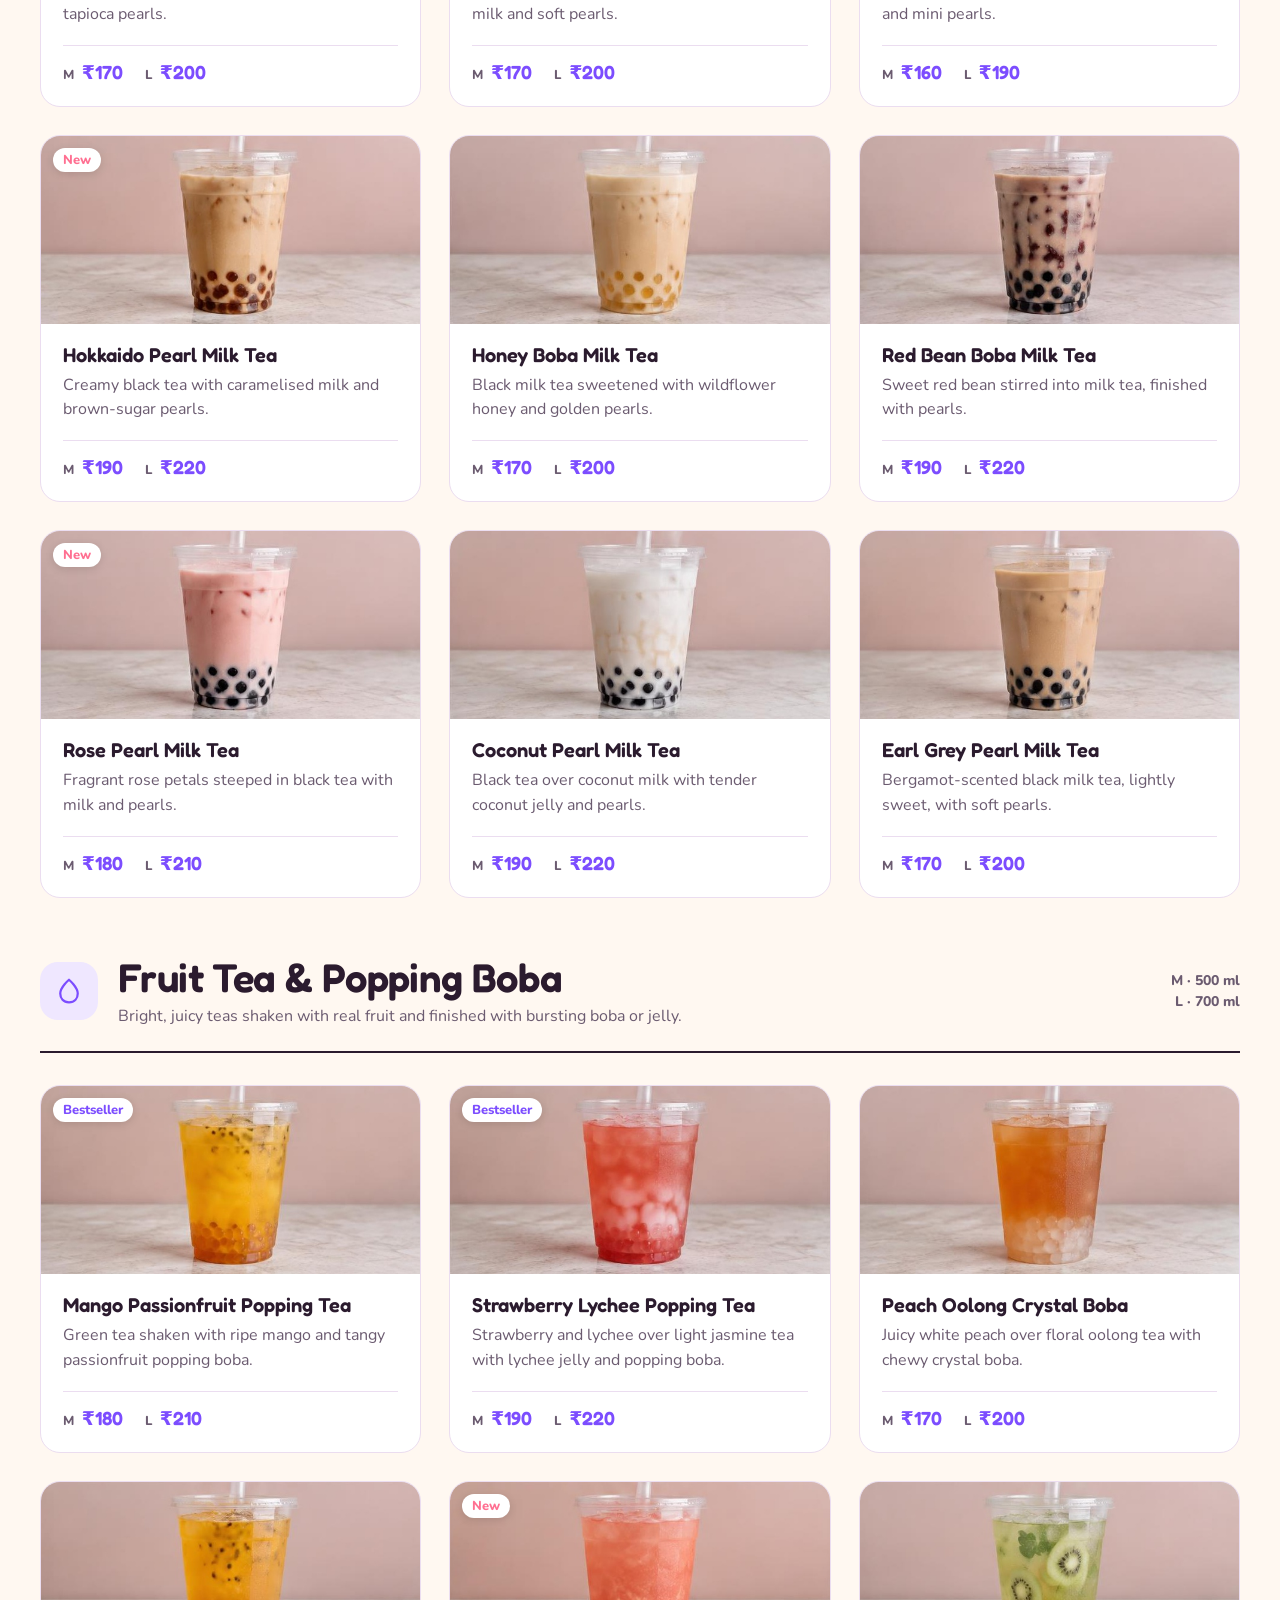
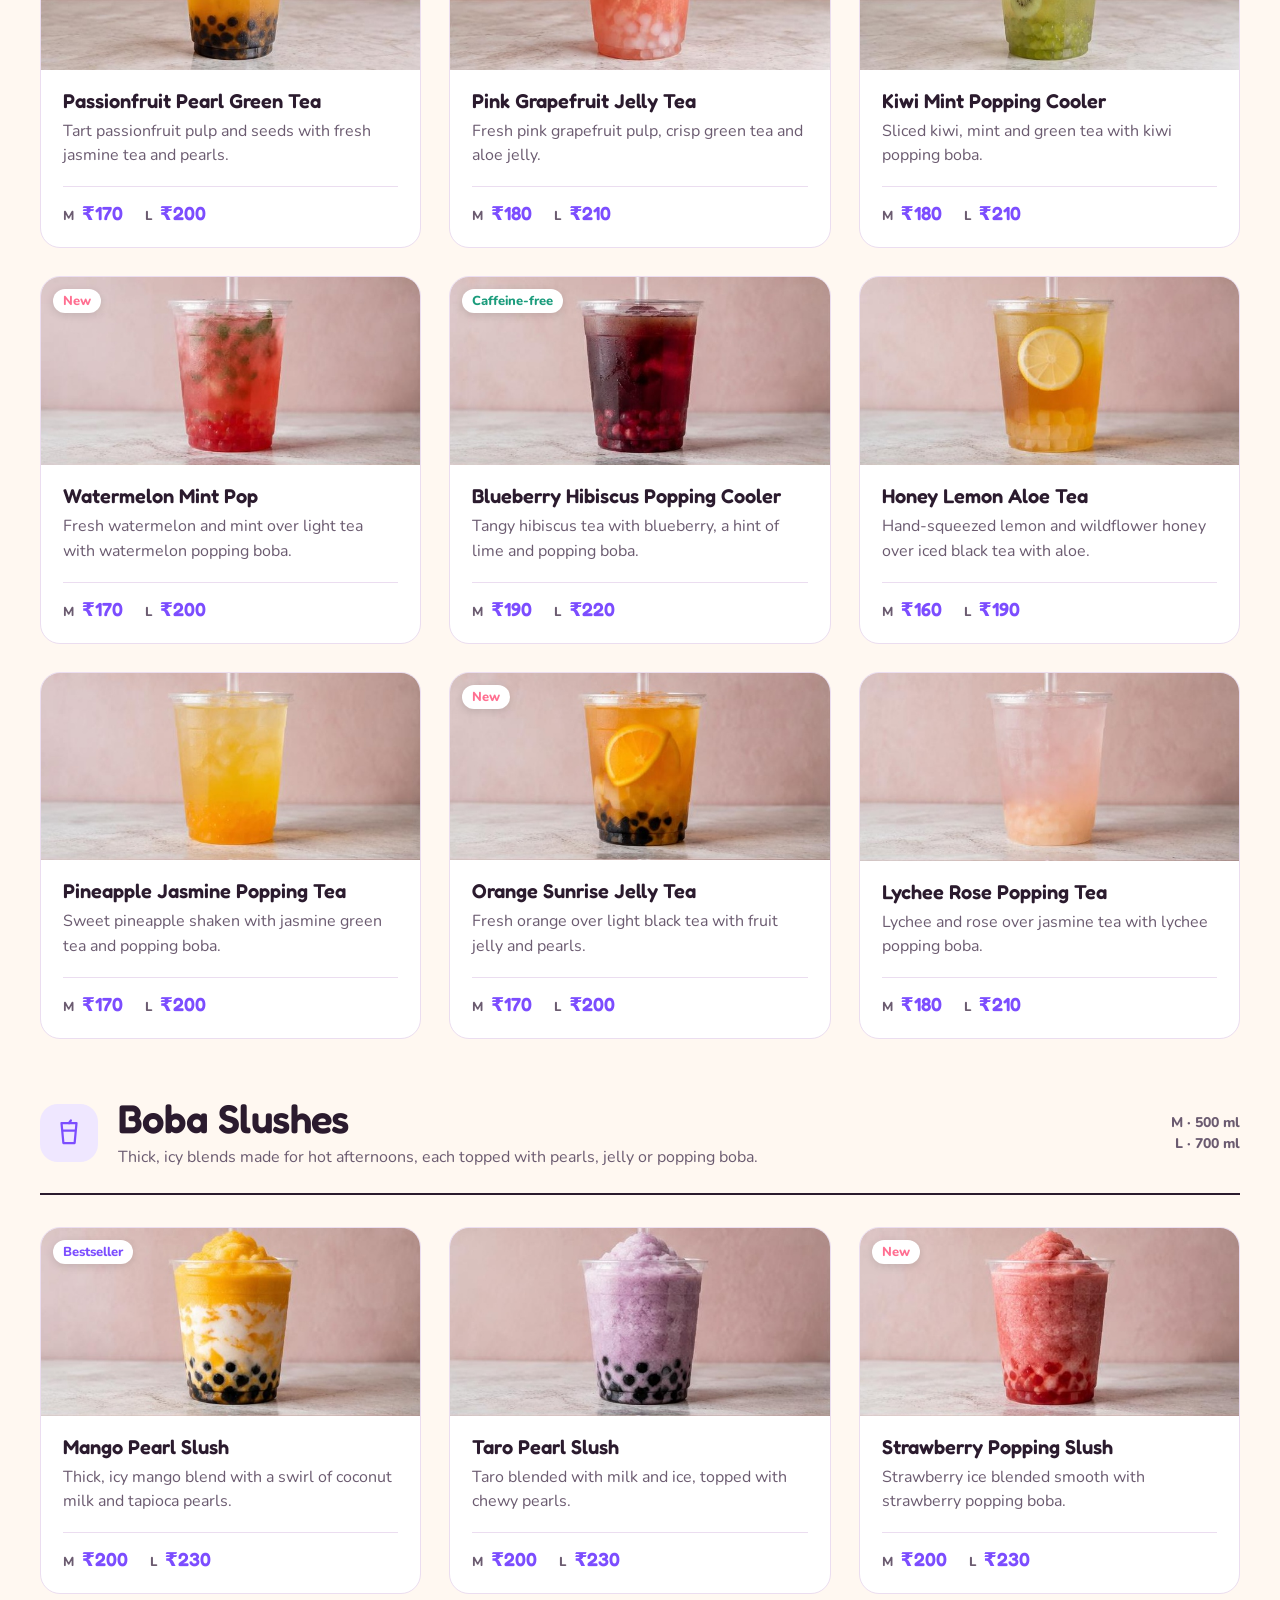
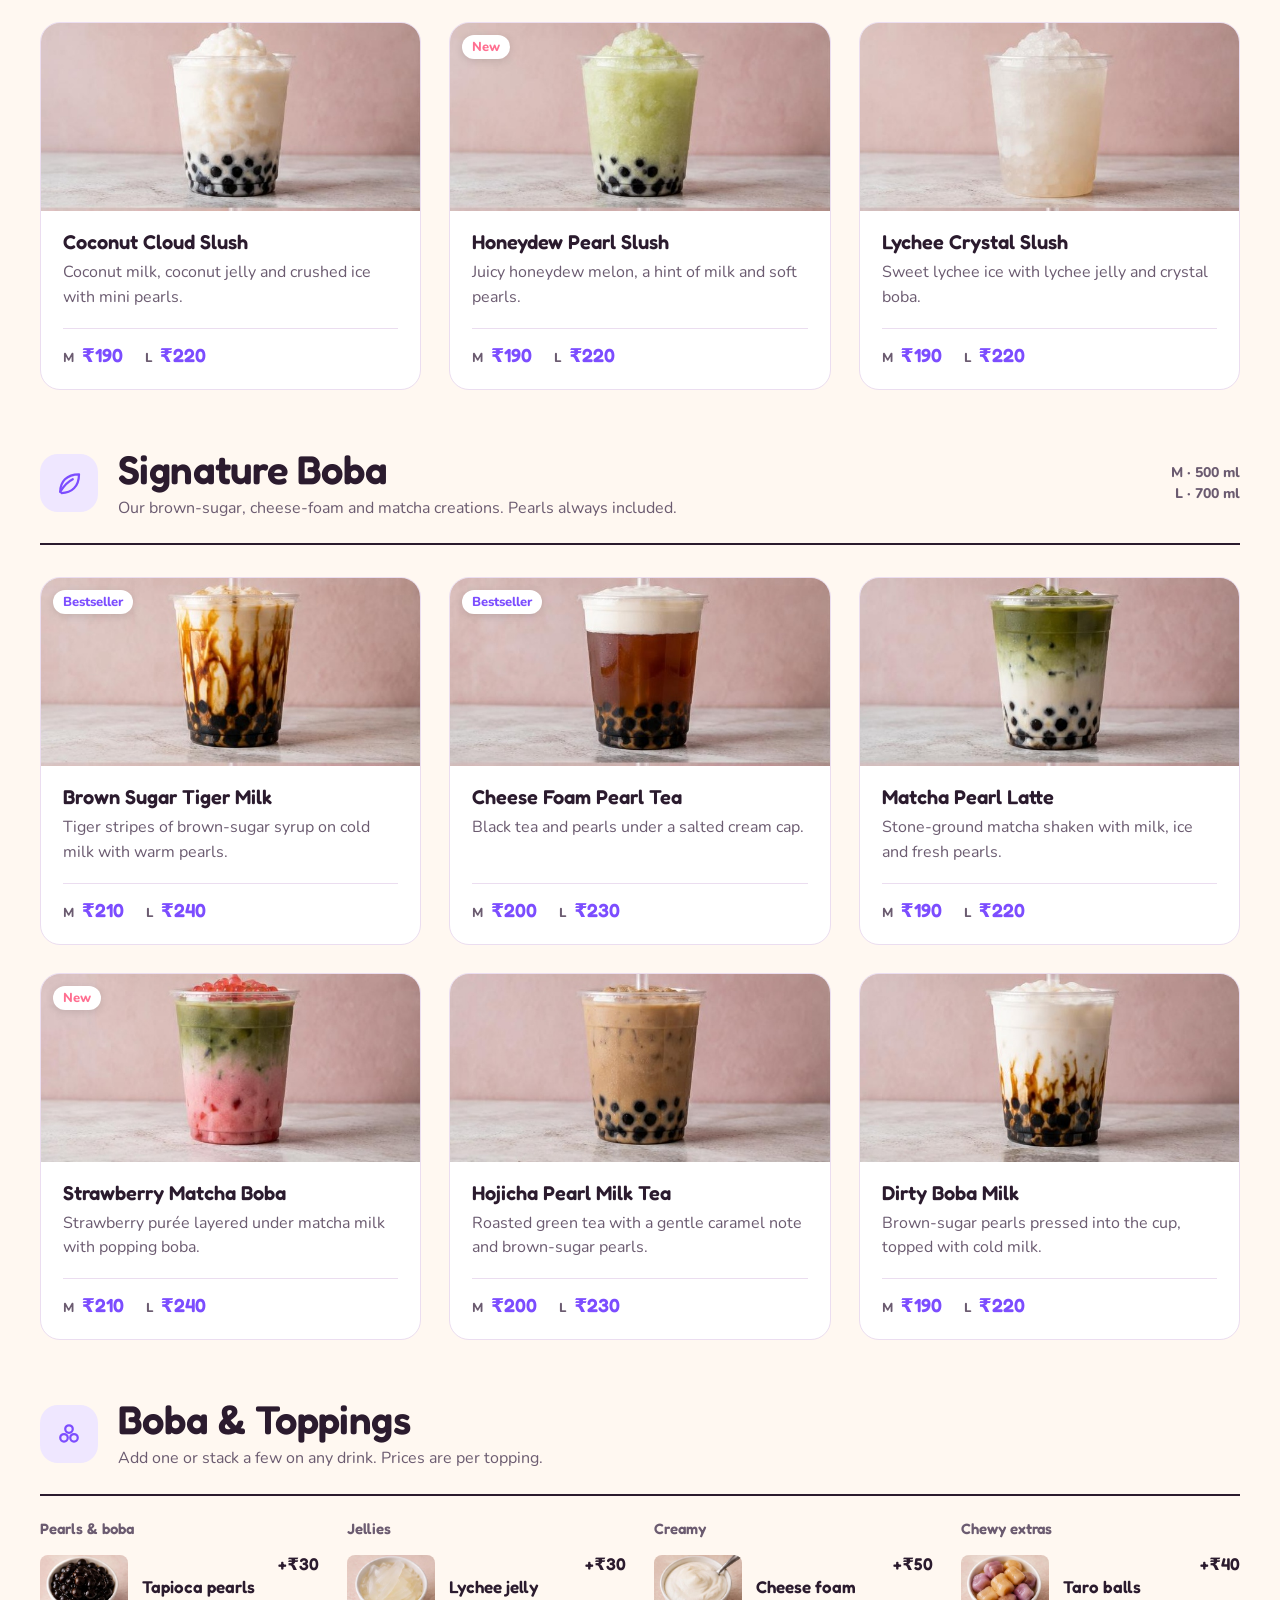
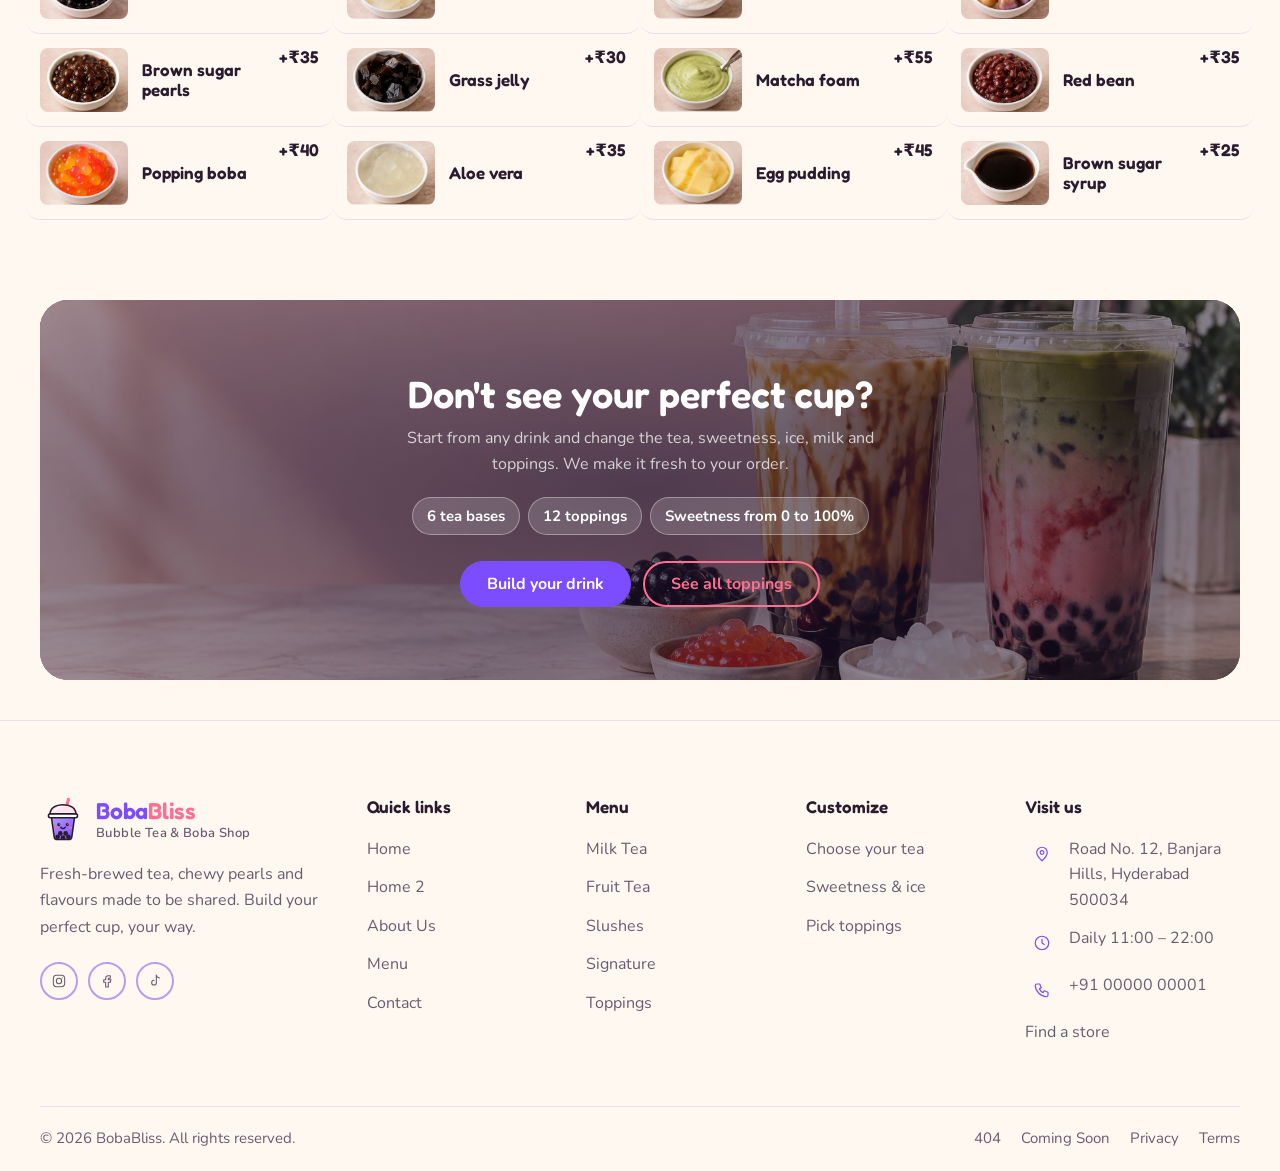
<file: menu/menu.html>
<!DOCTYPE html>

<html data-theme="light" dir="ltr" lang="en">
<head>
<meta charset="utf-8"/>
<meta content="width=device-width, initial-scale=1.0" name="viewport"/>
<title>Menu — BobaBliss Bubble Tea</title>
<meta content="Browse 51+ boba milk teas, popping fruit teas, pearl slushes, signature boba and toppings at BobaBliss. Every drink can be made your way." name="description"/>
<link href="../home/favicon.svg" rel="icon" type="image/svg+xml"/>
<link href="https://fonts.googleapis.com" rel="preconnect"/>
<link crossorigin="" href="https://fonts.gstatic.com" rel="preconnect"/>
<link href="https://fonts.googleapis.com/css2?family=Fredoka:wght@500;600&amp;family=Nunito:wght@400;600;700;800&amp;display=swap" rel="stylesheet"/>
<link href="../home/style.css" rel="stylesheet"/>
<link href="menu.css" rel="stylesheet"/>
<script src="../home/script.js"></script>
<style id="menu-image-layout">

.mn-top .mn-item { display:flex; align-items:center; gap:14px; }
.mn-top .mn-item > div:not(.mn-price) { flex:1; min-width:0; }
.mn-topping-photo { width:88px; height:64px; flex:0 0 88px; object-fit:cover; border-radius:8px; }
.mn-hero,.mn-cta { position:relative; isolation:isolate; overflow:hidden; }
.mn-hero-background,.mn-cta-background { position:absolute; inset:0; width:100%; height:100%; object-fit:cover; object-position:center; z-index:-1; pointer-events:none; }
.mn-cta > div { max-width:45%; }
.mn-cta { min-height:260px; }
.mn-cta > .btn { position:relative; }
@media(max-width:700px) {
 .mn-hero-background,.mn-cta-background { position:relative; display:block; inset:auto; height:auto; aspect-ratio:2/1; object-fit:cover; z-index:0; }
 .mn-hero .mn-hero-copy,.mn-cta > div { max-width:100%; }
 .mn-cta { display:flex; flex-wrap:wrap; gap:16px; }
 .mn-cta-background { flex-basis:100%; width:100%; }
 .mn-topping-photo { width:72px; height:54px; flex-basis:72px; }
}
</style></head>
<body>
<svg aria-hidden="true" focusable="false" height="0" style="position:absolute" width="0"><symbol id="logo" viewbox="0 0 64 64"><path d="M37 6l-4.5 16" fill="none" stroke="#FF6F91" stroke-linecap="round" stroke-width="5"></path><path d="M15 28c0-10 7-13.5 17-13.5S49 18 49 28z" fill="#fff" fill-opacity=".92"></path><path d="M16 28h32l-3.9 27a2.8 2.8 0 0 1-2.8 2.4H22.7a2.8 2.8 0 0 1-2.8-2.4z" fill="#fff"></path><path d="M17.6 36h28.8l-2.3 19a2.8 2.8 0 0 1-2.8 2.4H22.7a2.8 2.8 0 0 1-2.8-2.4z" fill="#D9C9FF"></path><g fill="#4A2BB0"><circle cx="26.5" cy="51.5" r="3"></circle><circle cx="33.5" cy="52.5" r="3"></circle><circle cx="40" cy="51" r="3"></circle><circle cx="29.5" cy="45.5" r="3"></circle><circle cx="37" cy="45" r="3"></circle></g></symbol><symbol id="i-check" viewbox="0 0 24 24"><path d="M5 13l4 4L19 7"></path></symbol><symbol id="i-pin" viewbox="0 0 24 24"><path d="M12 21s7-6.2 7-11a7 7 0 10-14 0c0 4.8 7 11 7 11z"></path><circle cx="12" cy="10" r="2.5"></circle></symbol><symbol id="i-clock" viewbox="0 0 24 24"><circle cx="12" cy="12" r="9"></circle><path d="M12 7v5l3 2"></path></symbol><symbol id="i-phone" viewbox="0 0 24 24"><path d="M5 4h4l2 5-2.5 1.5a11 11 0 005 5L15 13l5 2v4a2 2 0 01-2 2A16 16 0 013 6a2 2 0 012-2z"></path></symbol><symbol id="i-dots" viewbox="0 0 24 24"><circle cx="8" cy="15" r="3"></circle><circle cx="16" cy="15" r="3"></circle><circle cx="12" cy="8" r="3"></circle></symbol><symbol id="i-cup" viewbox="0 0 24 24"><path d="M6 8h12l-1.4 12a2 2 0 01-2 1.8H9.4a2 2 0 01-2-1.8L6 8z"></path><path d="M13 2l2 5"></path></symbol><symbol id="i-drop" viewbox="0 0 24 24"><path d="M12 21c-4.5 0-7-3-7-7 0-5 7-11 7-11s7 6 7 11c0 4-2.5 7-7 7z"></path></symbol><symbol id="i-blend" viewbox="0 0 24 24"><path d="M6 4h12l-1.5 16h-9L6 4z"></path><path d="M7.5 10h9M12 4l1.5-2"></path></symbol><symbol id="i-leaf" viewbox="0 0 24 24"><path d="M5 19c0-8 5-14 15-14 0 10-6 15-14 15"></path><path d="M5 19c3-5 6-8 10-10"></path></symbol><symbol id="i-search" viewbox="0 0 24 24"><circle cx="11" cy="11" r="7"></circle><path d="M20 20l-4-4"></path></symbol></svg>
<header class="site">
<div class="wrap nav-row">
<a class="brand" href="../home/index.html"><span class="brand-logo"><img alt="BobaBliss logo" height="46" src="../home/logo.svg" width="46"/></span><span class="brand-text"><span class="logo-word">Boba<em>Bliss</em></span><br/><span class="brand-sub">Bubble Tea &amp; Boba Shop</span></span></a>
<nav aria-label="Main" class="primary">
<div class="nav-item"><a href="../home/index.html">Home <svg class="caret" fill="none" stroke="currentColor" stroke-linecap="round" stroke-linejoin="round" stroke-width="2" viewbox="0 0 24 24"><path d="M6 9l6 6 6-6"></path></svg></a>
<div class="dropdown"><a href="../home/index.html">Home 1</a><a href="../home2/home-2.html">Home 2</a></div></div>
<a href="../about/about.html">About Us</a><a aria-current="page" class="active" href="../menu/menu.html">Menu</a><a href="../customize/customize.html">Customize Your Drink</a><a href="../contact/contact.html">Contact</a>
</nav>
<div class="nav-actions">
<button aria-label="Toggle text direction" class="btn btn-outline btn-sm" id="dir-toggle">RTL</button>
<button aria-label="Toggle dark mode" class="icon-btn" id="theme-toggle"><svg class="sun" fill="none" stroke="currentColor" stroke-linecap="round" stroke-linejoin="round" stroke-width="1.7" viewbox="0 0 24 24"><circle cx="12" cy="12" r="4.2"></circle><path d="M12 3v2.2M12 18.8V21M21 12h-2.2M5.2 12H3M18.4 5.6l-1.5 1.5M7.1 16.9l-1.5 1.5M18.4 18.4l-1.5-1.5M7.1 7.1L5.6 5.6"></path></svg><svg class="moon" fill="none" stroke="currentColor" stroke-linecap="round" stroke-linejoin="round" stroke-width="1.7" viewbox="0 0 24 24"><path d="M20 14.5A8.5 8.5 0 1 1 9.5 4a7 7 0 0 0 10.5 10.5z"></path></svg></button>
<a class="btn btn-primary btn-sm desktop-only" href="../order/order.html"><svg fill="none" stroke="currentColor" stroke-linecap="round" stroke-linejoin="round" stroke-width="1.8" viewbox="0 0 24 24"><path d="M6 8h12l-1 12H7L6 8z"></path><path d="M9 8V6a3 3 0 016 0v2"></path></svg><span class="btn-label">Order Now</span></a>
<button aria-controls="mobile-panel" aria-expanded="false" aria-label="Open menu" class="menu-toggle" id="menu-toggle"><svg fill="none" stroke="currentColor" stroke-linecap="round" stroke-linejoin="round" stroke-width="1.6" viewbox="0 0 24 24"><path d="M3 6h18M3 12h18M3 18h18"></path></svg></button>
</div>
</div>
<div class="mobile-panel" id="mobile-panel">
<details class="mobile-dropdown"><summary>Home</summary><a href="../home/index.html">Home 1</a><a href="../home2/home-2.html">Home 2</a></details>
<a href="../about/about.html">About Us</a><a aria-current="page" class="active" href="../menu/menu.html">Menu</a><a href="../customize/customize.html">Customize Your Drink</a><a href="../contact/contact.html">Contact</a>
<a class="btn btn-primary btn-sm mobile-cta" href="../order/order.html"><svg fill="none" stroke="currentColor" stroke-linecap="round" stroke-linejoin="round" stroke-width="1.8" viewbox="0 0 24 24"><path d="M6 8h12l-1 12H7L6 8z"></path><path d="M9 8V6a3 3 0 016 0v2"></path></svg><span class="btn-label">Order Now</span></a>
</div>
</header>
<main class="mn-page">
<section class="mn-hero"><img alt="" aria-hidden="true" class="mn-hero-background" decoding="async" fetchpriority="high" height="960" src="images/menu-hero.jpg" width="1920"/><div class="wrap mn-hero-grid">
<div class="mn-hero-copy">
<h1>Our menu</h1>
<p>51 bubble teas and toppings, shaken fresh to order with chewy pearls. Every cup can be adjusted for sweetness, ice and milk.</p>
<label class="mn-search"><svg class="i" viewbox="0 0 24 24"><use href="#i-search"></use></svg><input aria-label="Search the menu" autocomplete="off" id="mn-q" placeholder="Search boba, e.g. taro" type="search"/></label>
<div class="mn-legend"><span>M = medium</span><span>L = large</span><span>Prices in ₹</span></div>
</div>
</div></section>
<div class="mn-bar"><div class="wrap"><div aria-label="Menu categories" class="mn-tabs" role="group"><button aria-pressed="true" class="mn-tab" data-f="all">All <small>48</small></button><button aria-pressed="false" class="mn-tab" data-f="milk-tea">Boba Milk Tea <small>12</small></button><button aria-pressed="false" class="mn-tab" data-f="fruit-tea">Fruit &amp; Popping <small>12</small></button><button aria-pressed="false" class="mn-tab" data-f="smoothies">Slushes <small>6</small></button><button aria-pressed="false" class="mn-tab" data-f="signature">Signature <small>6</small></button><button aria-pressed="false" class="mn-tab" data-f="toppings">Toppings <small>12</small></button></div></div></div>
<div class="wrap mn-body">
<p aria-live="polite" class="mn-count" id="mn-count"></p>
<section class="mn-sec" data-sec="milk-tea" id="milk-tea"><div class="mn-sec-head"><span class="mn-sec-ico"><svg class="i" viewbox="0 0 24 24"><use href="#i-cup"></use></svg></span><div><h2>Boba Milk Tea</h2><p>Creamy, tea-forward cups made with fresh milk or plant milk, always with chewy pearls.</p></div><div class="mn-sizes">M · 500 ml<br/>L · 700 ml</div></div><ul class="mn-grid"><li class="mn-item mn-card" data-cat="milk-tea"><div class="mn-art"><img alt="Classic Pearl Milk Tea" decoding="async" height="314" loading="lazy" src="images/classic-pearl-milk-tea.jpg" width="634"/><div class="mn-tags"><span class="mn-tag">Bestseller</span></div></div><div class="mn-card-body"><h3>Classic Pearl Milk Tea</h3><p>Strong-brewed black milk tea with warm, chewy tapioca pearls. The one that started it all.</p><div class="mn-price"><div><span>M</span>₹150</div><div><span>L</span>₹180</div></div></div></li><li class="mn-item mn-card" data-cat="milk-tea"><div class="mn-art"><img alt="Brown Sugar Pearl Milk Tea" decoding="async" height="314" loading="lazy" src="images/brown-sugar-pearl-milk-tea.jpg" width="634"/><div class="mn-tags"><span class="mn-tag">Bestseller</span></div></div><div class="mn-card-body"><h3>Brown Sugar Pearl Milk Tea</h3><p>Black milk tea swirled with warm brown-sugar syrup and fresh pearls.</p><div class="mn-price"><div><span>M</span>₹190</div><div><span>L</span>₹220</div></div></div></li><li class="mn-item mn-card" data-cat="milk-tea"><div class="mn-art"><img alt="Taro Pearl Milk Tea" decoding="async" height="314" loading="lazy" src="images/taro-pearl-milk-tea.jpg" width="634"/><div class="mn-tags"><span class="mn-tag">Bestseller</span></div></div><div class="mn-card-body"><h3>Taro Pearl Milk Tea</h3><p>Velvety taro milk tea with chewy brown-sugar pearls.</p><div class="mn-price"><div><span>M</span>₹200</div><div><span>L</span>₹230</div></div></div></li><li class="mn-item mn-card" data-cat="milk-tea"><div class="mn-art"><img alt="Thai Pearl Milk Tea" decoding="async" height="314" loading="lazy" src="images/thai-pearl-milk-tea.jpg" width="634"/></div><div class="mn-card-body"><h3>Thai Pearl Milk Tea</h3><p>Spiced Thai tea, rich and creamy, with big tapioca pearls.</p><div class="mn-price"><div><span>M</span>₹170</div><div><span>L</span>₹200</div></div></div></li><li class="mn-item mn-card" data-cat="milk-tea"><div class="mn-art"><img alt="Oolong Pearl Milk Tea" decoding="async" height="314" loading="lazy" src="images/oolong-pearl-milk-tea.jpg" width="634"/></div><div class="mn-card-body"><h3>Oolong Pearl Milk Tea</h3><p>Roasted oolong with a toasty aroma, smooth milk and soft pearls.</p><div class="mn-price"><div><span>M</span>₹170</div><div><span>L</span>₹200</div></div></div></li><li class="mn-item mn-card" data-cat="milk-tea"><div class="mn-art"><img alt="Jasmine Pearl Milk Green" decoding="async" height="314" loading="lazy" src="images/jasmine-pearl-milk-green.jpg" width="634"/></div><div class="mn-card-body"><h3>Jasmine Pearl Milk Green</h3><p>Floral jasmine green tea softened with milk and mini pearls.</p><div class="mn-price"><div><span>M</span>₹160</div><div><span>L</span>₹190</div></div></div></li><li class="mn-item mn-card" data-cat="milk-tea"><div class="mn-art"><img alt="Hokkaido Pearl Milk Tea" decoding="async" height="314" loading="lazy" src="images/hokkaido-pearl-milk-tea.jpg" width="634"/><div class="mn-tags"><span class="mn-tag new">New</span></div></div><div class="mn-card-body"><h3>Hokkaido Pearl Milk Tea</h3><p>Creamy black tea with caramelised milk and brown-sugar pearls.</p><div class="mn-price"><div><span>M</span>₹190</div><div><span>L</span>₹220</div></div></div></li><li class="mn-item mn-card" data-cat="milk-tea"><div class="mn-art"><img alt="Honey Boba Milk Tea" decoding="async" height="314" loading="lazy" src="images/honey-boba-milk-tea.jpg" width="634"/></div><div class="mn-card-body"><h3>Honey Boba Milk Tea</h3><p>Black milk tea sweetened with wildflower honey and golden pearls.</p><div class="mn-price"><div><span>M</span>₹170</div><div><span>L</span>₹200</div></div></div></li><li class="mn-item mn-card" data-cat="milk-tea"><div class="mn-art"><img alt="Red Bean Boba Milk Tea" decoding="async" height="314" loading="lazy" src="images/red-bean-boba-milk-tea.jpg" width="634"/></div><div class="mn-card-body"><h3>Red Bean Boba Milk Tea</h3><p>Sweet red bean stirred into milk tea, finished with pearls.</p><div class="mn-price"><div><span>M</span>₹190</div><div><span>L</span>₹220</div></div></div></li><li class="mn-item mn-card" data-cat="milk-tea"><div class="mn-art"><img alt="Rose Pearl Milk Tea" decoding="async" height="314" loading="lazy" src="images/rose-pearl-milk-tea.jpg" width="634"/><div class="mn-tags"><span class="mn-tag new">New</span></div></div><div class="mn-card-body"><h3>Rose Pearl Milk Tea</h3><p>Fragrant rose petals steeped in black tea with milk and pearls.</p><div class="mn-price"><div><span>M</span>₹180</div><div><span>L</span>₹210</div></div></div></li><li class="mn-item mn-card" data-cat="milk-tea"><div class="mn-art"><img alt="Coconut Pearl Milk Tea" decoding="async" height="314" loading="lazy" src="images/coconut-pearl-milk-tea.jpg" width="634"/></div><div class="mn-card-body"><h3>Coconut Pearl Milk Tea</h3><p>Black tea over coconut milk with tender coconut jelly and pearls.</p><div class="mn-price"><div><span>M</span>₹190</div><div><span>L</span>₹220</div></div></div></li><li class="mn-item mn-card" data-cat="milk-tea"><div class="mn-art"><img alt="Earl Grey Pearl Milk Tea" decoding="async" height="314" loading="lazy" src="images/earl-grey-pearl-milk-tea.jpg" width="634"/></div><div class="mn-card-body"><h3>Earl Grey Pearl Milk Tea</h3><p>Bergamot-scented black milk tea, lightly sweet, with soft pearls.</p><div class="mn-price"><div><span>M</span>₹170</div><div><span>L</span>₹200</div></div></div></li></ul></section><section class="mn-sec" data-sec="fruit-tea" id="fruit-tea"><div class="mn-sec-head"><span class="mn-sec-ico"><svg class="i" viewbox="0 0 24 24"><use href="#i-drop"></use></svg></span><div><h2>Fruit Tea &amp; Popping Boba</h2><p>Bright, juicy teas shaken with real fruit and finished with bursting boba or jelly.</p></div><div class="mn-sizes">M · 500 ml<br/>L · 700 ml</div></div><ul class="mn-grid"><li class="mn-item mn-card" data-cat="fruit-tea"><div class="mn-art"><img alt="Mango Passionfruit Popping Tea" decoding="async" height="314" loading="lazy" src="images/mango-passionfruit-popping-tea.jpg" width="634"/><div class="mn-tags"><span class="mn-tag">Bestseller</span></div></div><div class="mn-card-body"><h3>Mango Passionfruit Popping Tea</h3><p>Green tea shaken with ripe mango and tangy passionfruit popping boba.</p><div class="mn-price"><div><span>M</span>₹180</div><div><span>L</span>₹210</div></div></div></li><li class="mn-item mn-card" data-cat="fruit-tea"><div class="mn-art"><img alt="Strawberry Lychee Popping Tea" decoding="async" height="314" loading="lazy" src="images/strawberry-lychee-popping-tea.jpg" width="634"/><div class="mn-tags"><span class="mn-tag">Bestseller</span></div></div><div class="mn-card-body"><h3>Strawberry Lychee Popping Tea</h3><p>Strawberry and lychee over light jasmine tea with lychee jelly and popping boba.</p><div class="mn-price"><div><span>M</span>₹190</div><div><span>L</span>₹220</div></div></div></li><li class="mn-item mn-card" data-cat="fruit-tea"><div class="mn-art"><img alt="Peach Oolong Crystal Boba" decoding="async" height="314" loading="lazy" src="images/peach-oolong-crystal-boba.jpg" width="634"/></div><div class="mn-card-body"><h3>Peach Oolong Crystal Boba</h3><p>Juicy white peach over floral oolong tea with chewy crystal boba.</p><div class="mn-price"><div><span>M</span>₹170</div><div><span>L</span>₹200</div></div></div></li><li class="mn-item mn-card" data-cat="fruit-tea"><div class="mn-art"><img alt="Passionfruit Pearl Green Tea" decoding="async" height="314" loading="lazy" src="images/passionfruit-pearl-green-tea.jpg" width="634"/></div><div class="mn-card-body"><h3>Passionfruit Pearl Green Tea</h3><p>Tart passionfruit pulp and seeds with fresh jasmine tea and pearls.</p><div class="mn-price"><div><span>M</span>₹170</div><div><span>L</span>₹200</div></div></div></li><li class="mn-item mn-card" data-cat="fruit-tea"><div class="mn-art"><img alt="Pink Grapefruit Jelly Tea" decoding="async" height="314" loading="lazy" src="images/pink-grapefruit-jelly-tea.jpg" width="634"/><div class="mn-tags"><span class="mn-tag new">New</span></div></div><div class="mn-card-body"><h3>Pink Grapefruit Jelly Tea</h3><p>Fresh pink grapefruit pulp, crisp green tea and aloe jelly.</p><div class="mn-price"><div><span>M</span>₹180</div><div><span>L</span>₹210</div></div></div></li><li class="mn-item mn-card" data-cat="fruit-tea"><div class="mn-art"><img alt="Kiwi Mint Popping Cooler" decoding="async" height="314" loading="lazy" src="images/kiwi-mint-popping-cooler.jpg" width="634"/></div><div class="mn-card-body"><h3>Kiwi Mint Popping Cooler</h3><p>Sliced kiwi, mint and green tea with kiwi popping boba.</p><div class="mn-price"><div><span>M</span>₹180</div><div><span>L</span>₹210</div></div></div></li><li class="mn-item mn-card" data-cat="fruit-tea"><div class="mn-art"><img alt="Watermelon Mint Pop" decoding="async" height="314" loading="lazy" src="images/watermelon-mint-pop.jpg" width="634"/><div class="mn-tags"><span class="mn-tag new">New</span></div></div><div class="mn-card-body"><h3>Watermelon Mint Pop</h3><p>Fresh watermelon and mint over light tea with watermelon popping boba.</p><div class="mn-price"><div><span>M</span>₹170</div><div><span>L</span>₹200</div></div></div></li><li class="mn-item mn-card" data-cat="fruit-tea"><div class="mn-art"><img alt="Blueberry Hibiscus Popping Cooler" decoding="async" height="314" loading="lazy" src="images/blueberry-hibiscus-popping-cooler.jpg" width="634"/><div class="mn-tags"><span class="mn-tag cf">Caffeine-free</span></div></div><div class="mn-card-body"><h3>Blueberry Hibiscus Popping Cooler</h3><p>Tangy hibiscus tea with blueberry, a hint of lime and popping boba.</p><div class="mn-price"><div><span>M</span>₹190</div><div><span>L</span>₹220</div></div></div></li><li class="mn-item mn-card" data-cat="fruit-tea"><div class="mn-art"><img alt="Honey Lemon Aloe Tea" decoding="async" height="314" loading="lazy" src="images/honey-lemon-aloe-tea.jpg" width="634"/></div><div class="mn-card-body"><h3>Honey Lemon Aloe Tea</h3><p>Hand-squeezed lemon and wildflower honey over iced black tea with aloe.</p><div class="mn-price"><div><span>M</span>₹160</div><div><span>L</span>₹190</div></div></div></li><li class="mn-item mn-card" data-cat="fruit-tea"><div class="mn-art"><img alt="Pineapple Jasmine Popping Tea" decoding="async" height="314" loading="lazy" src="images/pineapple-jasmine-popping-tea.jpg" width="634"/></div><div class="mn-card-body"><h3>Pineapple Jasmine Popping Tea</h3><p>Sweet pineapple shaken with jasmine green tea and popping boba.</p><div class="mn-price"><div><span>M</span>₹170</div><div><span>L</span>₹200</div></div></div></li><li class="mn-item mn-card" data-cat="fruit-tea"><div class="mn-art"><img alt="Orange Sunrise Jelly Tea" decoding="async" height="314" loading="lazy" src="images/orange-sunrise-jelly-tea.jpg" width="634"/><div class="mn-tags"><span class="mn-tag new">New</span></div></div><div class="mn-card-body"><h3>Orange Sunrise Jelly Tea</h3><p>Fresh orange over light black tea with fruit jelly and pearls.</p><div class="mn-price"><div><span>M</span>₹170</div><div><span>L</span>₹200</div></div></div></li><li class="mn-item mn-card" data-cat="fruit-tea"><div class="mn-art"><img alt="Lychee Rose Popping Tea" decoding="async" height="314" loading="lazy" src="images/lychee-rose-popping-tea.jpg" width="634"/></div><div class="mn-card-body"><h3>Lychee Rose Popping Tea</h3><p>Lychee and rose over jasmine tea with lychee popping boba.</p><div class="mn-price"><div><span>M</span>₹180</div><div><span>L</span>₹210</div></div></div></li></ul></section><section class="mn-sec" data-sec="smoothies" id="smoothies"><div class="mn-sec-head"><span class="mn-sec-ico"><svg class="i" viewbox="0 0 24 24"><use href="#i-blend"></use></svg></span><div><h2>Boba Slushes</h2><p>Thick, icy blends made for hot afternoons, each topped with pearls, jelly or popping boba.</p></div><div class="mn-sizes">M · 500 ml<br/>L · 700 ml</div></div><ul class="mn-grid"><li class="mn-item mn-card" data-cat="smoothies"><div class="mn-art"><img alt="Mango Pearl Slush" decoding="async" height="314" loading="lazy" src="images/mango-pearl-slush.jpg" width="634"/><div class="mn-tags"><span class="mn-tag">Bestseller</span></div></div><div class="mn-card-body"><h3>Mango Pearl Slush</h3><p>Thick, icy mango blend with a swirl of coconut milk and tapioca pearls.</p><div class="mn-price"><div><span>M</span>₹200</div><div><span>L</span>₹230</div></div></div></li><li class="mn-item mn-card" data-cat="smoothies"><div class="mn-art"><img alt="Taro Pearl Slush" decoding="async" height="314" loading="lazy" src="images/taro-pearl-slush.jpg" width="634"/></div><div class="mn-card-body"><h3>Taro Pearl Slush</h3><p>Taro blended with milk and ice, topped with chewy pearls.</p><div class="mn-price"><div><span>M</span>₹200</div><div><span>L</span>₹230</div></div></div></li><li class="mn-item mn-card" data-cat="smoothies"><div class="mn-art"><img alt="Strawberry Popping Slush" decoding="async" height="314" loading="lazy" src="images/strawberry-popping-slush.jpg" width="634"/><div class="mn-tags"><span class="mn-tag new">New</span></div></div><div class="mn-card-body"><h3>Strawberry Popping Slush</h3><p>Strawberry ice blended smooth with strawberry popping boba.</p><div class="mn-price"><div><span>M</span>₹200</div><div><span>L</span>₹230</div></div></div></li><li class="mn-item mn-card" data-cat="smoothies"><div class="mn-art"><img alt="Coconut Cloud Slush" decoding="async" height="314" loading="lazy" src="images/coconut-cloud-slush.jpg" width="634"/></div><div class="mn-card-body"><h3>Coconut Cloud Slush</h3><p>Coconut milk, coconut jelly and crushed ice with mini pearls.</p><div class="mn-price"><div><span>M</span>₹190</div><div><span>L</span>₹220</div></div></div></li><li class="mn-item mn-card" data-cat="smoothies"><div class="mn-art"><img alt="Honeydew Pearl Slush" decoding="async" height="314" loading="lazy" src="images/honeydew-pearl-slush.jpg" width="634"/><div class="mn-tags"><span class="mn-tag new">New</span></div></div><div class="mn-card-body"><h3>Honeydew Pearl Slush</h3><p>Juicy honeydew melon, a hint of milk and soft pearls.</p><div class="mn-price"><div><span>M</span>₹190</div><div><span>L</span>₹220</div></div></div></li><li class="mn-item mn-card" data-cat="smoothies"><div class="mn-art"><img alt="Lychee Crystal Slush" decoding="async" height="314" loading="lazy" src="images/lychee-crystal-slush.jpg" width="634"/></div><div class="mn-card-body"><h3>Lychee Crystal Slush</h3><p>Sweet lychee ice with lychee jelly and crystal boba.</p><div class="mn-price"><div><span>M</span>₹190</div><div><span>L</span>₹220</div></div></div></li></ul></section><section class="mn-sec" data-sec="signature" id="signature"><div class="mn-sec-head"><span class="mn-sec-ico"><svg class="i" viewbox="0 0 24 24"><use href="#i-leaf"></use></svg></span><div><h2>Signature Boba</h2><p>Our brown-sugar, cheese-foam and matcha creations. Pearls always included.</p></div><div class="mn-sizes">M · 500 ml<br/>L · 700 ml</div></div><ul class="mn-grid"><li class="mn-item mn-card" data-cat="signature"><div class="mn-art"><img alt="Brown Sugar Tiger Milk" decoding="async" height="314" loading="lazy" src="images/brown-sugar-tiger-milk.jpg" width="634"/><div class="mn-tags"><span class="mn-tag">Bestseller</span></div></div><div class="mn-card-body"><h3>Brown Sugar Tiger Milk</h3><p>Tiger stripes of brown-sugar syrup on cold milk with warm pearls.</p><div class="mn-price"><div><span>M</span>₹210</div><div><span>L</span>₹240</div></div></div></li><li class="mn-item mn-card" data-cat="signature"><div class="mn-art"><img alt="Cheese Foam Pearl Tea" decoding="async" height="314" loading="lazy" src="images/cheese-foam-pearl-tea.jpg" width="634"/><div class="mn-tags"><span class="mn-tag">Bestseller</span></div></div><div class="mn-card-body"><h3>Cheese Foam Pearl Tea</h3><p>Black tea and pearls under a salted cream cap.</p><div class="mn-price"><div><span>M</span>₹200</div><div><span>L</span>₹230</div></div></div></li><li class="mn-item mn-card" data-cat="signature"><div class="mn-art"><img alt="Matcha Pearl Latte" decoding="async" height="314" loading="lazy" src="images/matcha-pearl-latte.jpg" width="634"/></div><div class="mn-card-body"><h3>Matcha Pearl Latte</h3><p>Stone-ground matcha shaken with milk, ice and fresh pearls.</p><div class="mn-price"><div><span>M</span>₹190</div><div><span>L</span>₹220</div></div></div></li><li class="mn-item mn-card" data-cat="signature"><div class="mn-art"><img alt="Strawberry Matcha Boba" decoding="async" height="314" loading="lazy" src="images/strawberry-matcha-boba.jpg" width="634"/><div class="mn-tags"><span class="mn-tag new">New</span></div></div><div class="mn-card-body"><h3>Strawberry Matcha Boba</h3><p>Strawberry purée layered under matcha milk with popping boba.</p><div class="mn-price"><div><span>M</span>₹210</div><div><span>L</span>₹240</div></div></div></li><li class="mn-item mn-card" data-cat="signature"><div class="mn-art"><img alt="Hojicha Pearl Milk Tea" decoding="async" height="314" loading="lazy" src="images/hojicha-pearl-milk-tea.jpg" width="634"/></div><div class="mn-card-body"><h3>Hojicha Pearl Milk Tea</h3><p>Roasted green tea with a gentle caramel note and brown-sugar pearls.</p><div class="mn-price"><div><span>M</span>₹200</div><div><span>L</span>₹230</div></div></div></li><li class="mn-item mn-card" data-cat="signature"><div class="mn-art"><img alt="Dirty Boba Milk" decoding="async" height="314" loading="lazy" src="images/dirty-boba-milk.jpg" width="634"/></div><div class="mn-card-body"><h3>Dirty Boba Milk</h3><p>Brown-sugar pearls pressed into the cup, topped with cold milk.</p><div class="mn-price"><div><span>M</span>₹190</div><div><span>L</span>₹220</div></div></div></li></ul></section><section class="mn-sec" data-sec="toppings" id="toppings"><div class="mn-sec-head"><span class="mn-sec-ico"><svg class="i" viewbox="0 0 24 24"><use href="#i-dots"></use></svg></span><div><h2>Boba &amp; Toppings</h2><p>Add one or stack a few on any drink. Prices are per topping.</p></div></div><div class="mn-top"><div><h3 style="margin:24px 0 4px;font-size:15px;color:var(--text-soft)">Pearls &amp; boba</h3><ul><li class="mn-item" data-cat="toppings" style="padding-block:14px"><img alt="Tapioca pearls" class="mn-topping-photo" decoding="async" height="378" loading="lazy" src="images/tapioca-pearls.jpg" width="634"/><div><h3 style="font-size:17px">Tapioca pearls</h3></div><div class="mn-price" style="font-size:17px">+₹30</div></li><li class="mn-item" data-cat="toppings" style="padding-block:14px"><img alt="Brown sugar pearls" class="mn-topping-photo" decoding="async" height="378" loading="lazy" src="images/brown-sugar-pearls.jpg" width="634"/><div><h3 style="font-size:17px">Brown sugar pearls</h3></div><div class="mn-price" style="font-size:17px">+₹35</div></li><li class="mn-item" data-cat="toppings" style="padding-block:14px"><img alt="Popping boba" class="mn-topping-photo" decoding="async" height="378" loading="lazy" src="images/popping-boba.jpg" width="634"/><div><h3 style="font-size:17px">Popping boba</h3></div><div class="mn-price" style="font-size:17px">+₹40</div></li></ul></div><div><h3 style="margin:24px 0 4px;font-size:15px;color:var(--text-soft)">Jellies</h3><ul><li class="mn-item" data-cat="toppings" style="padding-block:14px"><img alt="Lychee jelly" class="mn-topping-photo" decoding="async" height="378" loading="lazy" src="images/lychee-jelly.jpg" width="634"/><div><h3 style="font-size:17px">Lychee jelly</h3></div><div class="mn-price" style="font-size:17px">+₹30</div></li><li class="mn-item" data-cat="toppings" style="padding-block:14px"><img alt="Grass jelly" class="mn-topping-photo" decoding="async" height="378" loading="lazy" src="images/grass-jelly.jpg" width="634"/><div><h3 style="font-size:17px">Grass jelly</h3></div><div class="mn-price" style="font-size:17px">+₹30</div></li><li class="mn-item" data-cat="toppings" style="padding-block:14px"><img alt="Aloe vera" class="mn-topping-photo" decoding="async" height="378" loading="lazy" src="images/aloe-vera.jpg" width="634"/><div><h3 style="font-size:17px">Aloe vera</h3></div><div class="mn-price" style="font-size:17px">+₹35</div></li></ul></div><div><h3 style="margin:24px 0 4px;font-size:15px;color:var(--text-soft)">Creamy</h3><ul><li class="mn-item" data-cat="toppings" style="padding-block:14px"><img alt="Cheese foam" class="mn-topping-photo" decoding="async" height="378" loading="lazy" src="images/cheese-foam.jpg" width="634"/><div><h3 style="font-size:17px">Cheese foam</h3></div><div class="mn-price" style="font-size:17px">+₹50</div></li><li class="mn-item" data-cat="toppings" style="padding-block:14px"><img alt="Matcha foam" class="mn-topping-photo" decoding="async" height="378" loading="lazy" src="images/matcha-foam.jpg" width="634"/><div><h3 style="font-size:17px">Matcha foam</h3></div><div class="mn-price" style="font-size:17px">+₹55</div></li><li class="mn-item" data-cat="toppings" style="padding-block:14px"><img alt="Egg pudding" class="mn-topping-photo" decoding="async" height="378" loading="lazy" src="images/egg-pudding.jpg" width="634"/><div><h3 style="font-size:17px">Egg pudding</h3></div><div class="mn-price" style="font-size:17px">+₹45</div></li></ul></div><div><h3 style="margin:24px 0 4px;font-size:15px;color:var(--text-soft)">Chewy extras</h3><ul><li class="mn-item" data-cat="toppings" style="padding-block:14px"><img alt="Taro balls" class="mn-topping-photo" decoding="async" height="378" loading="lazy" src="images/taro-balls.jpg" width="634"/><div><h3 style="font-size:17px">Taro balls</h3></div><div class="mn-price" style="font-size:17px">+₹40</div></li><li class="mn-item" data-cat="toppings" style="padding-block:14px"><img alt="Red bean" class="mn-topping-photo" decoding="async" height="378" loading="lazy" src="images/red-bean.jpg" width="634"/><div><h3 style="font-size:17px">Red bean</h3></div><div class="mn-price" style="font-size:17px">+₹35</div></li><li class="mn-item" data-cat="toppings" style="padding-block:14px"><img alt="Brown sugar syrup" class="mn-topping-photo" decoding="async" height="378" loading="lazy" src="images/brown-sugar-syrup.jpg" width="634"/><div><h3 style="font-size:17px">Brown sugar syrup</h3></div><div class="mn-price" style="font-size:17px">+₹25</div></li></ul></div></div></section>
<p class="mn-empty" id="mn-empty">No drinks match your search. Try another word or clear the search.</p>
<div class="mn-cta"><img alt="" aria-hidden="true" class="mn-cta-background" decoding="async" height="960" loading="lazy" src="images/menu-cta.jpg" width="1920"/><div class="mn-cta-copy"><h2>Don't see your perfect cup?</h2><p>Start from any drink and change the tea, sweetness, ice, milk and toppings. We make it fresh to your order.</p><ul class="mn-cta-facts"><li>6 tea bases</li><li>12 toppings</li><li>Sweetness from 0 to 100%</li></ul><div class="mn-cta-btns"><a class="btn btn-primary" href="../customize/customize.html">Build your drink</a><a class="btn btn-ghost" href="#toppings">See all toppings</a></div></div></div>
</div>
</main>
<footer class="site">
<div class="wrap footer-grid">
<div class="footer-brand"><a class="brand" href="../home/index.html"><span class="brand-logo"><img alt="BobaBliss logo" height="46" src="../home/logo.svg" width="46"/></span><span class="brand-text"><span class="logo-word">Boba<em>Bliss</em></span><br/><span class="brand-sub">Bubble Tea &amp; Boba Shop</span></span></a>
<p class="footer-desc">Fresh-brewed tea, chewy pearls and flavours made to be shared. Build your perfect cup, your way.</p>
<div class="socials">
<a aria-label="Instagram" href="#"><svg fill="none" stroke="currentColor" stroke-linecap="round" stroke-linejoin="round" stroke-width="1.6" viewbox="0 0 24 24"><rect height="17" rx="5" width="17" x="3.5" y="3.5"></rect><circle cx="12" cy="12" r="4"></circle><circle cx="17" cy="7" fill="currentColor" r=".8" stroke="none"></circle></svg></a>
<a aria-label="Facebook" href="#"><svg fill="none" stroke="currentColor" stroke-linecap="round" stroke-linejoin="round" stroke-width="1.6" viewbox="0 0 24 24"><path d="M14 8h3V4h-3a4 4 0 00-4 4v2H7v4h3v7h4v-7h3l1-4h-4V8z"></path></svg></a>
<a aria-label="TikTok" href="#"><svg fill="none" stroke="currentColor" stroke-linecap="round" stroke-linejoin="round" stroke-width="1.6" viewbox="0 0 24 24"><path d="M14 3v11.5a3.5 3.5 0 11-3.5-3.5M14 3c.4 2.6 2 4.2 5 4.5"></path></svg></a>
</div>
</div>
<div class="footer-col"><h4>Quick links</h4><ul><li><a href="../home/index.html">Home</a></li><li><a href="../home2/home-2.html">Home 2</a></li><li><a href="../about/about.html">About Us</a></li><li><a href="../menu/menu.html">Menu</a></li><li><a href="../contact/contact.html">Contact</a></li></ul></div>
<div class="footer-col"><h4>Menu</h4><ul><li><a href="../menu/menu.html#milk-tea">Milk Tea</a></li><li><a href="../menu/menu.html#fruit-tea">Fruit Tea</a></li><li><a href="../menu/menu.html#smoothies">Slushes</a></li><li><a href="../menu/menu.html#signature">Signature</a></li><li><a href="../menu/menu.html#toppings">Toppings</a></li></ul></div>
<div class="footer-col"><h4>Customize</h4><ul><li><a href="../customize/customize.html#base">Choose your tea</a></li><li><a href="../customize/customize.html#sweetness">Sweetness &amp; ice</a></li><li><a href="../customize/customize.html#toppings">Pick toppings</a></li></ul></div>
<div class="footer-col"><h4>Visit us</h4><ul><li class="contact-line"><svg fill="none" stroke="currentColor" stroke-linecap="round" stroke-linejoin="round" stroke-width="1.6" viewbox="0 0 24 24"><path d="M12 21s7-6.2 7-11a7 7 0 10-14 0c0 4.8 7 11 7 11z"></path><circle cx="12" cy="10" r="2.5"></circle></svg><span>Road No. 12, Banjara Hills, Hyderabad 500034</span></li><li class="contact-line"><svg fill="none" stroke="currentColor" stroke-linecap="round" stroke-linejoin="round" stroke-width="1.6" viewbox="0 0 24 24"><circle cx="12" cy="12" r="9"></circle><path d="M12 7v5l3 2"></path></svg><span>Daily 11:00 – 22:00</span></li><li class="contact-line"><svg fill="none" stroke="currentColor" stroke-linecap="round" stroke-linejoin="round" stroke-width="1.6" viewbox="0 0 24 24"><path d="M5 4h4l2 5-2.5 1.5a11 11 0 005 5L15 13l5 2v4a2 2 0 01-2 2A16 16 0 013 6a2 2 0 012-2z"></path></svg><span>+91 00000 00001</span></li><li><a href="../contact/contact.html#stores">Find a store</a></li></ul></div>
</div>
<div class="wrap footer-bottom"><p>© 2026 BobaBliss. All rights reserved.</p><div class="footer-bottom-links"><a href="../additional/404.html">404</a>
      <a href="../additional/coming-soon.html">Coming Soon</a>
      <a href="../additional/privacy.html">Privacy</a><a href="../additional/terms.html">Terms</a></div></div>
</footer>
<script src="menu.js">

</script>
</body>
</html>
</file>
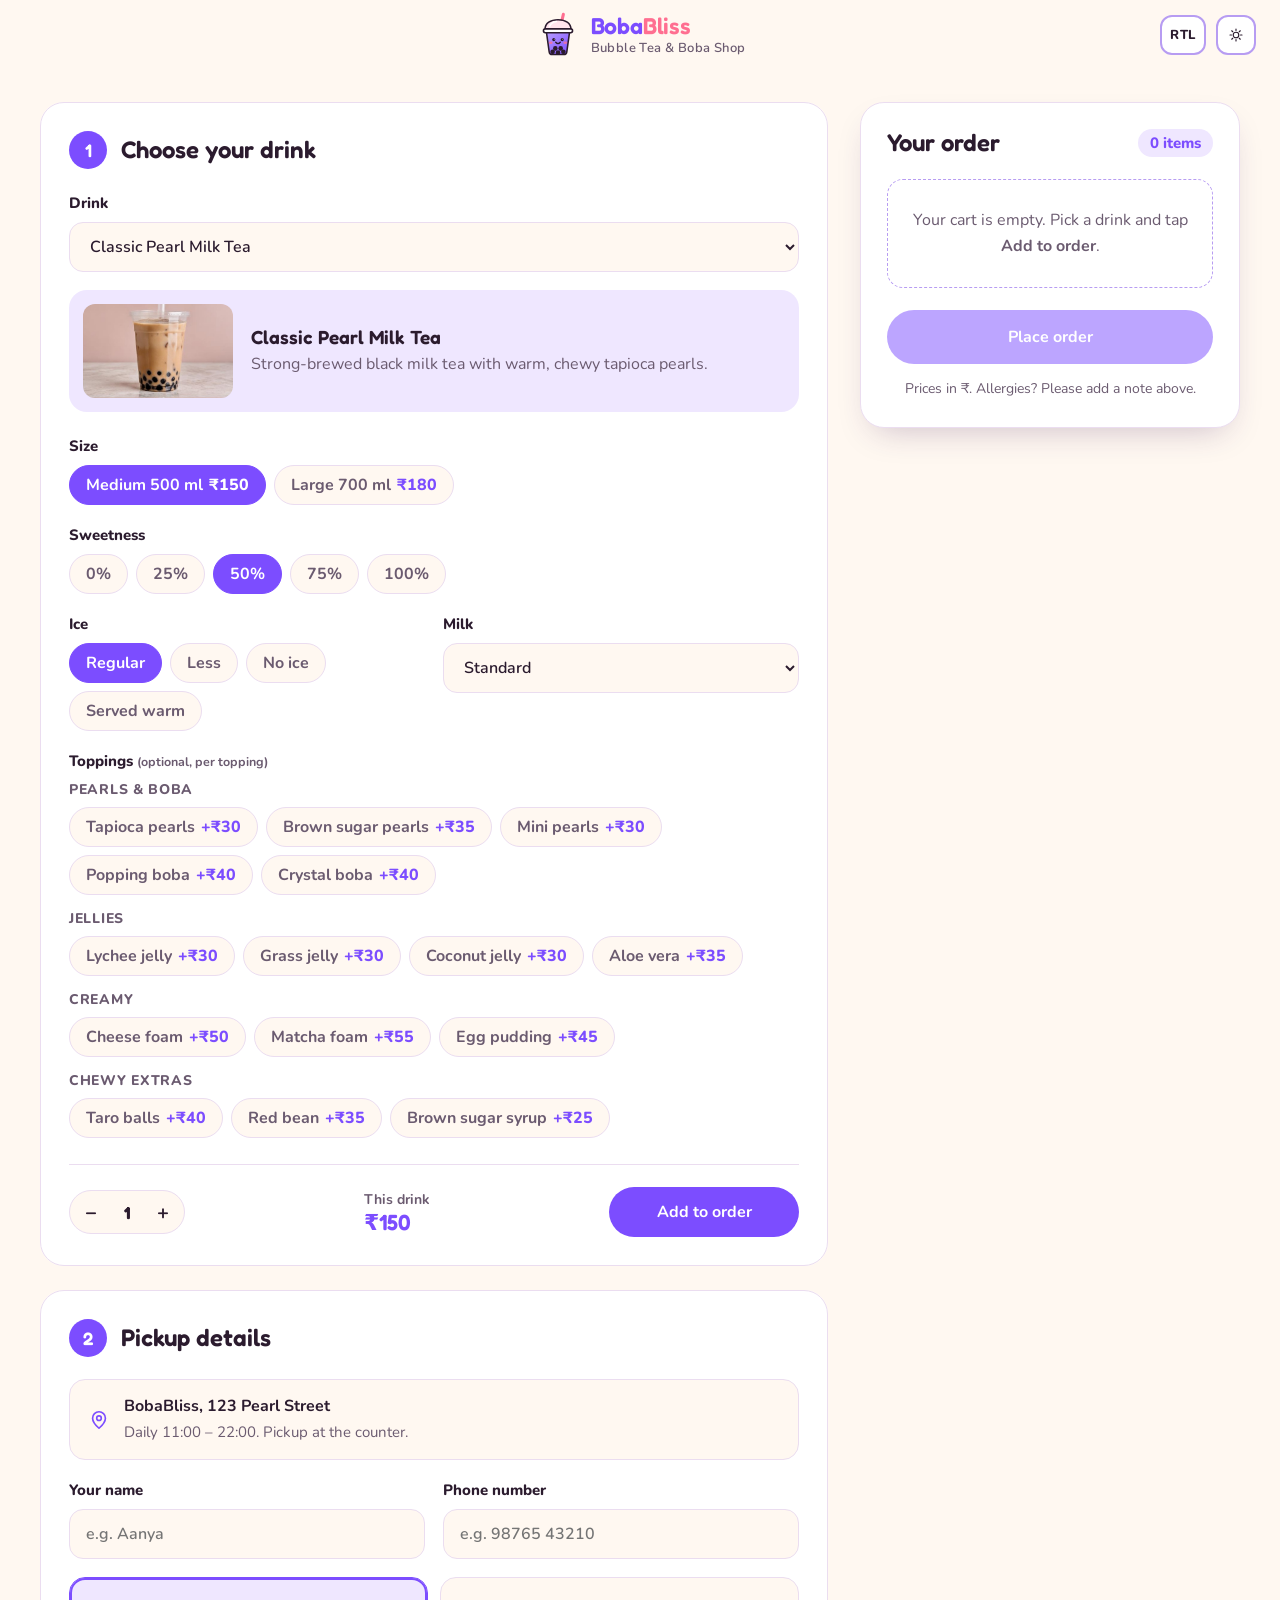
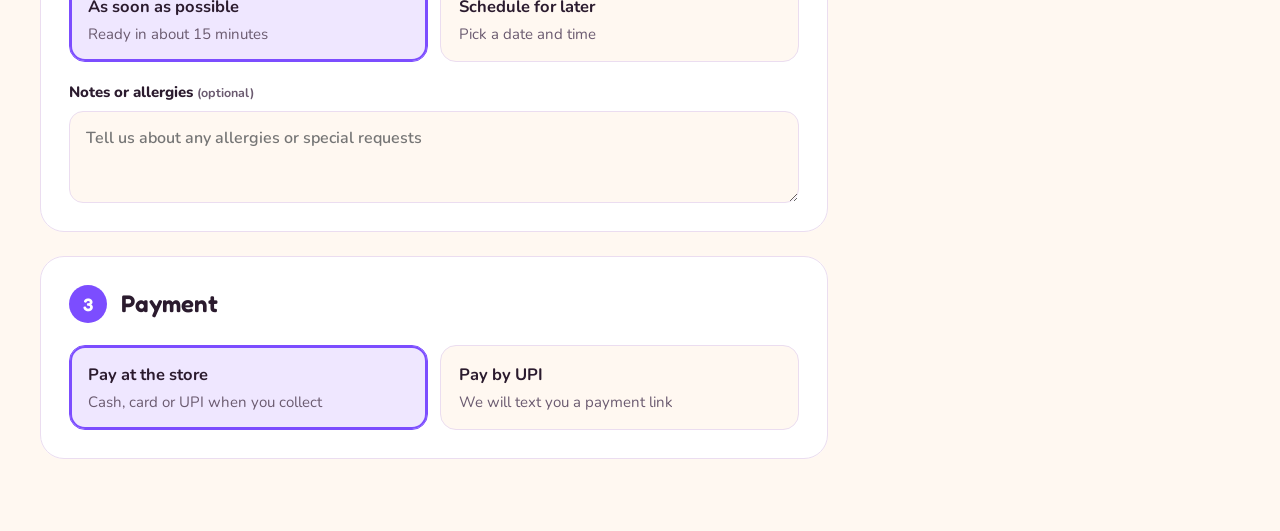
<file: order/order.html>
<!DOCTYPE html>
<html data-theme="light" dir="ltr" lang="en">
<head>
<meta charset="utf-8"/>
<meta content="width=device-width, initial-scale=1.0" name="viewport"/>
<title>Order Now — BobaBliss Bubble Tea</title>
<meta content="Order your bubble tea for pickup. Choose a drink, set sweetness, ice, milk and toppings, and we will have it fresh and ready." name="description"/>
<link href="../home/favicon.svg" rel="icon" type="image/svg+xml"/>
<link href="https://fonts.googleapis.com" rel="preconnect"/>
<link crossorigin="" href="https://fonts.gstatic.com" rel="preconnect"/>
<link href="https://fonts.googleapis.com/css2?family=Fredoka:wght@500;600&amp;family=Nunito:wght@400;600;700;800&amp;display=swap" rel="stylesheet"/>
<link href="../home/style.css" rel="stylesheet"/>
<link href="order.css" rel="stylesheet"/>
<script src="../home/script.js"></script>
</head>
<body>
<svg aria-hidden="true" focusable="false" height="0" style="position:absolute" width="0"><symbol id="i-check" viewbox="0 0 24 24"><path d="M5 13l4 4L19 7"></path></symbol><symbol id="i-pin" viewbox="0 0 24 24"><path d="M12 21s7-6.2 7-11a7 7 0 10-14 0c0 4.8 7 11 7 11z"></path><circle cx="12" cy="10" r="2.5"></circle></symbol><symbol id="i-clock" viewbox="0 0 24 24"><circle cx="12" cy="12" r="9"></circle><path d="M12 7v5l3 2"></path></symbol><symbol id="i-cup" viewbox="0 0 24 24"><path d="M6 8h12l-1.4 12a2 2 0 01-2 1.8H9.4a2 2 0 01-2-1.8L6 8z"></path><path d="M13 2l2 5"></path></symbol></svg>
<div class="od-top">
<div class="od-top-in">
<span class="od-top-sp" aria-hidden="true"></span>
<a class="brand" href="../home/index.html"><span class="brand-logo"><img alt="BobaBliss logo" height="46" src="../home/logo.svg" width="46"/></span><span class="brand-text"><span class="logo-word">Boba<em>Bliss</em></span><br/><span class="brand-sub">Bubble Tea &amp; Boba Shop</span></span></a>
<div class="nav-actions">
<button aria-label="Toggle text direction" class="btn btn-outline btn-sm" id="dir-toggle">RTL</button>
<button aria-label="Toggle dark mode" class="icon-btn" id="theme-toggle"><svg class="sun" fill="none" stroke="currentColor" stroke-linecap="round" stroke-linejoin="round" stroke-width="1.7" viewbox="0 0 24 24"><circle cx="12" cy="12" r="4.2"></circle><path d="M12 3v2.2M12 18.8V21M21 12h-2.2M5.2 12H3M18.4 5.6l-1.5 1.5M7.1 16.9l-1.5 1.5M18.4 18.4l-1.5-1.5M7.1 7.1L5.6 5.6"></path></svg><svg class="moon" fill="none" stroke="currentColor" stroke-linecap="round" stroke-linejoin="round" stroke-width="1.7" viewbox="0 0 24 24"><path d="M20 14.5A8.5 8.5 0 1 1 9.5 4a7 7 0 0 0 10.5 10.5z"></path></svg></button>
</div>
</div>
</div>

<main class="od-page">
<div class="wrap od-body">
<div class="od-layout" id="od-layout">

<form class="od-steps" id="od-form" novalidate>

  
  <fieldset class="od-card">
    <legend><span class="od-num">1</span>Choose your drink</legend>

    <div class="od-field">
      <label class="od-label" for="od-drink">Drink</label>
      <select class="od-input" id="od-drink"></select>
    </div>

    <div class="od-pick" aria-live="polite">
      <img alt="" id="od-img" src=""/>
      <div><h3 id="od-name"></h3><p id="od-desc"></p></div>
    </div>

    <div class="od-field">
      <span class="od-label">Size</span>
      <div class="od-pills" id="od-size"></div>
    </div>
    <div class="od-field">
      <span class="od-label">Sweetness</span>
      <div class="od-pills" id="od-sweet"></div>
    </div>
    <div class="od-row">
      <div class="od-field">
        <span class="od-label">Ice</span>
        <div class="od-pills" id="od-ice"></div>
      </div>
      <div class="od-field">
        <label class="od-label" for="od-milk">Milk</label>
        <select class="od-input" id="od-milk"></select>
      </div>
    </div>
    <div class="od-field">
      <span class="od-label">Toppings <small>(optional, per topping)</small></span>
      <div id="od-tops"></div>
    </div>

    <div class="od-addbar">
      <div class="od-qty" role="group" aria-label="Quantity">
        <button type="button" id="od-minus" aria-label="Decrease quantity">−</button>
        <output id="od-qty" aria-live="polite">1</output>
        <button type="button" id="od-plus" aria-label="Increase quantity">+</button>
      </div>
      <div class="od-linetotal"><small>This drink</small><span id="od-line">₹0</span></div>
      <button class="btn btn-primary od-add" id="od-add" type="button">Add to order</button>
    </div>
  </fieldset>

  
  <fieldset class="od-card">
    <legend><span class="od-num">2</span>Pickup details</legend>

    <div class="od-store"><svg class="i" viewbox="0 0 24 24"><use href="#i-pin"></use></svg><div><b>BobaBliss, 123 Pearl Street</b><span>Daily 11:00 – 22:00. Pickup at the counter.</span></div></div>

    <div class="od-row">
      <div class="od-field">
        <label class="od-label" for="od-nm">Your name</label>
        <input class="od-input" id="od-nm" autocomplete="name" placeholder="e.g. Aanya" required/>
        <div class="od-err" id="od-nm-e"></div>
      </div>
      <div class="od-field">
        <label class="od-label" for="od-ph">Phone number</label>
        <input class="od-input" id="od-ph" type="tel" inputmode="tel" autocomplete="tel" placeholder="e.g. 98765 43210" required/>
        <div class="od-err" id="od-ph-e"></div>
      </div>
    </div>

    <div class="od-choices" role="radiogroup" aria-label="Pickup time">
      <label class="od-choice"><input type="radio" name="when" value="asap" checked/><span><b>As soon as possible</b><small>Ready in about 15 minutes</small></span></label>
      <label class="od-choice"><input type="radio" name="when" value="later"/><span><b>Schedule for later</b><small>Pick a date and time</small></span></label>
    </div>
    <div class="od-row" id="od-later" hidden>
      <div class="od-field">
        <label class="od-label" for="od-date">Date</label>
        <input class="od-input" id="od-date" type="date"/>
      </div>
      <div class="od-field">
        <label class="od-label" for="od-time">Time <small>(11:00 – 21:30)</small></label>
        <input class="od-input" id="od-time" type="time" min="11:00" max="21:30" step="900"/>
        <div class="od-err" id="od-time-e"></div>
      </div>
    </div>

    <div class="od-field">
      <label class="od-label" for="od-note">Notes or allergies <small>(optional)</small></label>
      <textarea class="od-input" id="od-note" placeholder="Tell us about any allergies or special requests"></textarea>
    </div>
  </fieldset>

  
  <fieldset class="od-card">
    <legend><span class="od-num">3</span>Payment</legend>
    <div class="od-choices" role="radiogroup" aria-label="Payment method" style="margin-bottom:0">
      <label class="od-choice"><input type="radio" name="pay" value="Pay at the store" checked/><span><b>Pay at the store</b><small>Cash, card or UPI when you collect</small></span></label>
      <label class="od-choice"><input type="radio" name="pay" value="UPI link by SMS"/><span><b>Pay by UPI</b><small>We will text you a payment link</small></span></label>
    </div>
  </fieldset>
</form>

<aside class="od-summary" aria-label="Order summary">
  <h2>Your order <small id="od-count">0 items</small></h2>
  <div class="od-empty" id="od-none">Your cart is empty. Pick a drink and tap <b>Add to order</b>.</div>
  <div class="od-items" id="od-items" hidden></div>
  <div class="od-totals" id="od-totals" hidden>
    <div><span>Subtotal</span><span id="od-sub">₹0</span></div>
    <div class="grand"><span>Total</span><span id="od-tot">₹0</span></div>
  </div>
  <p class="od-formerr" id="od-formerr" role="alert" hidden></p>
  <button class="btn btn-primary od-place" id="od-place" type="submit" form="od-form" disabled>Place order</button>
  <p class="od-hint">Prices in ₹. Allergies? Please add a note above.</p>
</aside>

</div>


<section class="od-done" id="od-done" hidden aria-live="polite">
  <div class="od-tick"><svg class="i" viewbox="0 0 24 24"><use href="#i-check"></use></svg></div>
  <h2>Thank you, <span id="d-name"></span>!</h2>
  <p>Your order is in. We are shaking it up and will have it ready at the counter.</p>
  <div class="od-code" id="d-code"></div>
  <div class="od-recap">
    <div class="od-items" id="d-items" style="max-height:none"></div>
    <dl>
      <dt>Total</dt><dd id="d-total"></dd>
      <dt>Pickup</dt><dd id="d-when"></dd>
      <dt>Payment</dt><dd id="d-pay"></dd>
      <dt>Store</dt><dd>123 Pearl Street, Your City</dd>
    </dl>
  </div>
  <div class="od-done-acts">
    <button class="btn btn-primary" id="d-new" type="button">Place another order</button>
    <a class="btn btn-outline" href="../menu/menu.html">Back to the menu</a>
  </div>
</section>
</div>
</main>



<script>
  (()=>{
  const $=id=>document.getElementById(id);
  const rs=n=>'₹'+n;
  const slug=n=>n.toLowerCase().replace(/[^a-z0-9]+/g,'-').replace(/^-|-$/g,'');
  const el=(t,c,x)=>{const e=document.createElement(t);if(c)e.className=c;if(x!=null)e.textContent=x;return e;};

  const CATS={'milk-tea':'Boba Milk Tea','fruit-tea':'Fruit Tea & Popping Boba','smoothies':'Boba Slushes','signature':'Signature Boba'};
  const DRINKS=[
    ['milk-tea','Classic Pearl Milk Tea',150,180,'Strong-brewed black milk tea with warm, chewy tapioca pearls.'],
    ['milk-tea','Brown Sugar Pearl Milk Tea',190,220,'Black milk tea swirled with warm brown-sugar syrup and fresh pearls.'],
    ['milk-tea','Taro Pearl Milk Tea',200,230,'Velvety taro milk tea with chewy brown-sugar pearls.'],
    ['milk-tea','Thai Pearl Milk Tea',170,200,'Spiced Thai tea, rich and creamy, with big tapioca pearls.'],
    ['milk-tea','Oolong Pearl Milk Tea',170,200,'Roasted oolong with a toasty aroma, smooth milk and soft pearls.'],
    ['milk-tea','Jasmine Pearl Milk Green',160,190,'Floral jasmine green tea softened with milk and mini pearls.'],
    ['milk-tea','Hokkaido Pearl Milk Tea',190,220,'Creamy black tea with caramelised milk and brown-sugar pearls.'],
    ['milk-tea','Honey Boba Milk Tea',170,200,'Black milk tea sweetened with wildflower honey and golden pearls.'],
    ['milk-tea','Red Bean Boba Milk Tea',190,220,'Sweet red bean stirred into milk tea, finished with pearls.'],
    ['milk-tea','Rose Pearl Milk Tea',180,210,'Fragrant rose petals steeped in black tea with milk and pearls.'],
    ['milk-tea','Coconut Pearl Milk Tea',190,220,'Black tea over coconut milk with tender coconut jelly and pearls.'],
    ['milk-tea','Earl Grey Pearl Milk Tea',170,200,'Bergamot-scented black milk tea, lightly sweet, with soft pearls.'],
    ['fruit-tea','Mango Passionfruit Popping Tea',180,210,'Green tea shaken with ripe mango and tangy passionfruit popping boba.'],
    ['fruit-tea','Strawberry Lychee Popping Tea',190,220,'Strawberry and lychee over light jasmine tea with lychee jelly and popping boba.'],
    ['fruit-tea','Peach Oolong Crystal Boba',170,200,'Juicy white peach over floral oolong tea with chewy crystal boba.'],
    ['fruit-tea','Passionfruit Pearl Green Tea',170,200,'Tart passionfruit pulp and seeds with fresh jasmine tea and pearls.'],
    ['fruit-tea','Pink Grapefruit Jelly Tea',180,210,'Fresh pink grapefruit pulp, crisp green tea and aloe jelly.'],
    ['fruit-tea','Kiwi Mint Popping Cooler',180,210,'Sliced kiwi, mint and green tea with kiwi popping boba.'],
    ['fruit-tea','Watermelon Mint Pop',170,200,'Fresh watermelon and mint over light tea with watermelon popping boba.'],
    ['fruit-tea','Blueberry Hibiscus Popping Cooler',190,220,'Tangy hibiscus tea with blueberry, a hint of lime and popping boba. Caffeine-free.'],
    ['fruit-tea','Honey Lemon Aloe Tea',160,190,'Hand-squeezed lemon and wildflower honey over iced black tea with aloe.'],
    ['fruit-tea','Pineapple Jasmine Popping Tea',170,200,'Sweet pineapple shaken with jasmine green tea and popping boba.'],
    ['fruit-tea','Orange Sunrise Jelly Tea',170,200,'Fresh orange over light black tea with fruit jelly and pearls.'],
    ['fruit-tea','Lychee Rose Popping Tea',180,210,'Lychee and rose over jasmine tea with lychee popping boba.'],
    ['smoothies','Mango Pearl Slush',200,230,'Thick, icy mango blend with a swirl of coconut milk and tapioca pearls.'],
    ['smoothies','Taro Pearl Slush',200,230,'Taro blended with milk and ice, topped with chewy pearls.'],
    ['smoothies','Strawberry Popping Slush',200,230,'Strawberry ice blended smooth with strawberry popping boba.'],
    ['smoothies','Coconut Cloud Slush',190,220,'Coconut milk, coconut jelly and crushed ice with mini pearls.'],
    ['smoothies','Honeydew Pearl Slush',190,220,'Juicy honeydew melon, a hint of milk and soft pearls.'],
    ['smoothies','Lychee Crystal Slush',190,220,'Sweet lychee ice with lychee jelly and crystal boba.'],
    ['signature','Brown Sugar Tiger Milk',210,240,'Tiger stripes of brown-sugar syrup on cold milk with warm pearls.'],
    ['signature','Cheese Foam Pearl Tea',200,230,'Black tea and pearls under a salted cream cap.'],
    ['signature','Matcha Pearl Latte',190,220,'Stone-ground matcha shaken with milk, ice and fresh pearls.'],
    ['signature','Strawberry Matcha Boba',210,240,'Strawberry purée layered under matcha milk with popping boba.'],
    ['signature','Hojicha Pearl Milk Tea',200,230,'Roasted green tea with a gentle caramel note and brown-sugar pearls.'],
    ['signature','Dirty Boba Milk',190,220,'Brown-sugar pearls pressed into the cup, topped with cold milk.']
  ];
  const TOPS=[
    ['Pearls & boba',[['Tapioca pearls',30],['Brown sugar pearls',35],['Mini pearls',30],['Popping boba',40],['Crystal boba',40]]],
    ['Jellies',[['Lychee jelly',30],['Grass jelly',30],['Coconut jelly',30],['Aloe vera',35]]],
    ['Creamy',[['Cheese foam',50],['Matcha foam',55],['Egg pudding',45]]],
    ['Chewy extras',[['Taro balls',40],['Red bean',35],['Brown sugar syrup',25]]]
  ];
  const SWEET=['0%','25%','50%','75%','100%'];
  const ICE=['Regular','Less','No ice','Served warm'];
  const MILK=['Standard','Fresh milk','Oat milk','Soy milk','Non-dairy creamer'];

  
  const sel=$('od-drink');
  Object.keys(CATS).forEach(c=>{
    const g=document.createElement('optgroup');g.label=CATS[c];
    DRINKS.forEach((d,i)=>{ if(d[0]===c){const o=new Option(d[1],i);g.appendChild(o);} });
    sel.appendChild(g);
  });
  const pills=(box,name,type,items,checked)=>{
    items.forEach((it,i)=>{
      const lab=el('label','od-pill'),inp=document.createElement('input');
      inp.type=type;inp.name=name;inp.value=it.value;if(it.checked||(checked!=null&&i===checked))inp.checked=true;
      const sp=el('span','',it.label);
      if(it.extra){const em=el('em','',it.extra);sp.appendChild(em);}
      lab.append(inp,sp);box.appendChild(lab);
    });
  };
  pills($('od-sweet'),'sweet','radio',SWEET.map(s=>({value:s,label:s})),2);
  pills($('od-ice'),'ice','radio',ICE.map(s=>({value:s,label:s})),0);
  MILK.forEach(m=>$('od-milk').appendChild(new Option(m,m)));
  TOPS.forEach(([g,list])=>{
    const w=el('div','od-tgroup');w.appendChild(el('h4','',g));
    const box=el('div','od-pills');
    pills(box,'top','checkbox',list.map(([n,p])=>({value:n+'|'+p,label:n+' ',extra:'+'+rs(p)})));
    w.appendChild(box);$('od-tops').appendChild(w);
  });

  
  let qty=1,cart=[];
  const form=$('od-form');
  const cur=()=>{
    const d=DRINKS[+sel.value];
    const size=(form.querySelector('input[name=size]:checked')||{}).value||'M';
    const tops=[...form.querySelectorAll('input[name=top]:checked')].map(i=>{const [n,p]=i.value.split('|');return {n,p:+p};});
    const unit=(size==='M'?d[2]:d[3])+tops.reduce((s,t)=>s+t.p,0);
    return {d,size,tops,unit,sweet:form.querySelector('input[name=sweet]:checked').value,ice:form.querySelector('input[name=ice]:checked').value,milk:$('od-milk').value};
  };

  const drawSizes=()=>{
    const d=DRINKS[+sel.value],keep=(form.querySelector('input[name=size]:checked')||{}).value||'M';
    $('od-size').textContent='';
    pills($('od-size'),'size','radio',[
      {value:'M',label:'Medium 500 ml ',extra:rs(d[2]),checked:keep==='M'},
      {value:'L',label:'Large 700 ml ',extra:rs(d[3]),checked:keep==='L'}
    ]);
  };
  const drawPreview=()=>{
    const d=DRINKS[+sel.value];
    const img=$('od-img');img.src='../menu/images/'+slug(d[1])+'.jpg';img.alt=d[1];
    $('od-name').textContent=d[1];$('od-desc').textContent=d[4];
  };
  const drawLine=()=>{const c=cur();$('od-line').textContent=rs(c.unit*qty);};

  
  const total=()=>cart.reduce((s,i)=>s+i.unit*i.qty,0);
  const fillItems=(box,items,actions)=>{
    box.textContent='';
    items.forEach((it,idx)=>{
      const r=el('div','od-it');
      r.appendChild(el('b','',it.qty+' × '+it.name));
      r.appendChild(el('span','pr',rs(it.unit*it.qty)));
      const meta=[it.note||null,(it.size==='M'?'Medium':'Large'),'Sweet '+it.sweet,it.ice,it.milk!=='Standard'?it.milk:null,it.tops.length?'+ '+it.tops.join(', '):null].filter(Boolean).join(' · ');
      r.appendChild(el('span','meta',meta));
      if(actions){
        const a=el('span','acts'),b=el('button','','Remove');b.type='button';
        b.addEventListener('click',()=>{cart.splice(idx,1);drawCart();});
        a.appendChild(b);r.appendChild(a);
      }
      box.appendChild(r);
    });
  };
  const drawCart=()=>{
    const n=cart.reduce((s,i)=>s+i.qty,0),has=cart.length>0;
    $('od-count').textContent=n+(n===1?' item':' items');
    $('od-none').hidden=has;$('od-items').hidden=!has;$('od-totals').hidden=!has;
    $('od-place').disabled=!has;
    if(has){fillItems($('od-items'),cart,true);$('od-sub').textContent=$('od-tot').textContent=rs(total());}
    if(has)$('od-formerr').hidden=true;
  };

  sel.addEventListener('change',()=>{drawSizes();drawPreview();drawLine();});
  form.addEventListener('change',drawLine);
  $('od-minus').addEventListener('click',()=>{qty=Math.max(1,qty-1);$('od-qty').textContent=qty;drawLine();});
  $('od-plus').addEventListener('click',()=>{qty=Math.min(20,qty+1);$('od-qty').textContent=qty;drawLine();});
  $('od-add').addEventListener('click',()=>{
    const c=cur();
    cart.push({name:c.d[1],size:c.size,sweet:c.sweet,ice:c.ice,milk:c.milk,tops:c.tops.map(t=>t.n),unit:c.unit,qty});
    form.querySelectorAll('input[name=top]').forEach(i=>i.checked=false);
    qty=1;$('od-qty').textContent=1;drawLine();drawCart();
    const b=$('od-add'),t=b.textContent;b.textContent='Added ✓';setTimeout(()=>b.textContent=t,1200);
  });

  
  const pad=n=>String(n).padStart(2,'0');
  const today=()=>{const d=new Date();return d.getFullYear()+'-'+pad(d.getMonth()+1)+'-'+pad(d.getDate());};
  $('od-date').min=$('od-date').value=today();
  form.querySelectorAll('input[name=when]').forEach(r=>r.addEventListener('change',()=>{
    $('od-later').hidden=form.querySelector('input[name=when]:checked').value!=='later';
  }));

  
  const flag=(inp,err,msg)=>{
    $(err).textContent=msg||'';
    if(msg)inp.setAttribute('aria-invalid','true');else inp.removeAttribute('aria-invalid');
    return !msg;
  };
  ['od-nm','od-ph','od-time'].forEach(id=>$(id).addEventListener('input',()=>{$(id).removeAttribute('aria-invalid');$(id+'-e').textContent='';}));

  form.addEventListener('submit',e=>{
    e.preventDefault();
    let ok=true,first=null;
    const bad=(inp)=>{ok=false;if(!first)first=inp;};
    const name=$('od-nm').value.trim(),phone=$('od-ph').value.replace(/[\s-]/g,'');
    if(!flag($('od-nm'),'od-nm-e',name?'':'Please enter your name.'))bad($('od-nm'));
    if(!flag($('od-ph'),'od-ph-e',/^\+?\d{10,14}$/.test(phone)?'':'Enter a valid phone number.'))bad($('od-ph'));
    const later=form.querySelector('input[name=when]:checked').value==='later';
    let whenText='As soon as possible (about 15 minutes)';
    if(later){
      const dt=$('od-date').value,tm=$('od-time').value;let msg='';
      if(!dt||!tm)msg='Choose a date and time.';
      else if(tm<'11:00'||tm>'21:30')msg='We are open 11:00 – 22:00; pick up to 21:30.';
      else if(new Date(dt+'T'+tm)<new Date(Date.now()+15*60000))msg='Pick a time at least 15 minutes from now.';
      if(!flag($('od-time'),'od-time-e',msg))bad($('od-time'));
      else whenText=new Date(dt+'T'+tm).toLocaleString('en-IN',{weekday:'short',day:'numeric',month:'short',hour:'numeric',minute:'2-digit'});
    }
    const fe=$('od-formerr');
    if(!cart.length){fe.textContent='Add at least one drink to your order.';fe.hidden=false;ok=false;}
    if(!ok){if(first)first.focus();return;}
    fe.hidden=true;

    const code='BB-'+String(Math.floor(1000+Math.random()*9000));
    $('d-name').textContent=name.split(' ')[0];
    $('d-code').textContent='Order '+code;
    fillItems($('d-items'),cart,false);
    $('d-total').textContent=rs(total());
    $('d-when').textContent=whenText;
    $('d-pay').textContent=form.querySelector('input[name=pay]:checked').value;
    $('od-layout').hidden=true;$('od-done').hidden=false;
    window.scrollTo({top:0,behavior:'smooth'});
  });
  $('d-new').addEventListener('click',()=>{
    cart=[];form.reset();$('od-date').value=today();$('od-later').hidden=true;
    drawSizes();drawPreview();drawLine();drawCart();
    $('od-done').hidden=true;$('od-layout').hidden=false;
    window.scrollTo({top:0,behavior:'smooth'});
  });

  
  const want=new URLSearchParams(location.search).get('drink');
  if(want){const i=DRINKS.findIndex(d=>slug(d[1])===want);if(i>-1)sel.value=i;}
  
  try{
    const raw=sessionStorage.getItem('boba-custom');
    if(raw){
      sessionStorage.removeItem('boba-custom');
      const c=JSON.parse(raw);
      if(c&&c.name&&c.unit>0)cart.push({name:String(c.name),size:c.size==='L'?'L':'M',sweet:String(c.sweet),ice:String(c.ice),milk:String(c.milk),tops:(c.tops||[]).map(String),note:String(c.note||''),unit:+c.unit,qty:Math.max(1,Math.min(20,+c.qty||1))});
    }
  }catch(e){}
  drawSizes();drawPreview();drawLine();drawCart();
})();
</script>
</body>
</html>
</file>
<file: home/style.css>
:root{
  --bg:#FFF8F1;
  --surface:#FFFFFF;
  --text:#2B1B2E;
  --text-soft:#6B5B70;
  --border:#EBDDF0;
  --border-strong:#B79CF2;

  --primary:#7C4DFF;            
  --primary-hover:#6838EB;
  --primary-ink:#FFFFFF;
  --primary-soft:#EFE7FF;
  --accent:#FF6F91;             
  --secondary:var(--accent);
  --secondary-hover:#FF8AA6;
  --secondary-ink:#2B1B2E;

  --radius:12px;
  --shadow:0 14px 34px -14px rgba(60,30,90,.28);
  --font-head:'Fredoka','Segoe UI',system-ui,sans-serif;
  --font-body:'Nunito','Segoe UI',system-ui,sans-serif;
}
html[data-theme="dark"]{
  --bg:#161019;
  --surface:#211828;
  --text:#F6EEF9;
  --text-soft:#B9A9C4;
  --border:#38294A;
  --border-strong:#7A62B8;

  --primary:#A98BFF;
  --primary-hover:#BBA2FF;
  --primary-ink:#1A1030;
  --primary-soft:#33264F;
  --accent:#FF8AA6;
  --secondary:var(--accent);
  --secondary-hover:#FFA3BA;
  --secondary-ink:#2B1B2E;
  --shadow:0 14px 34px -14px rgba(0,0,0,.65);
}


*,*::before,*::after{ box-sizing:border-box; }
html{ scroll-behavior:smooth; color-scheme:light; }
html[data-theme="dark"]{ color-scheme:dark; }
body{
  margin:0; min-height:100vh; display:flex; flex-direction:column;
  background:var(--bg); color:var(--text);
  font-family:var(--font-body); font-size:16px; line-height:1.6;
  transition:background-color .25s ease,color .25s ease;
}
main{ flex:1; }
a{ color:inherit; text-decoration:none; }
ul{ margin:0; padding:0; list-style:none; }
svg{ display:block; }
h1,h2,h3,h4{ font-family:var(--font-head); font-weight:600; line-height:1.15; margin:0; }
.wrap{ --pad:40px; max-width:1320px; margin:0 auto; padding-inline:var(--pad); }
a:focus-visible,button:focus-visible,summary:focus-visible{ outline:2px solid var(--primary); outline-offset:3px; border-radius:6px; }
@media (prefers-reduced-motion:reduce){ *{ animation:none !important; transition:none !important; } }


.btn{
  display:inline-flex; align-items:center; justify-content:center; gap:8px;
  padding:13px 26px; border:1px solid transparent; border-radius:999px; cursor:pointer;
  font:700 16px/1 var(--font-body); white-space:nowrap;
  transition:background-color .2s ease,border-color .2s ease,color .2s ease,transform .2s ease;
}
.btn-primary{ background:var(--primary); color:var(--primary-ink); }
.btn-primary:hover{ background:var(--primary-hover); transform:translateY(-2px); }
.btn-outline,.btn-secondary,.btn-ghost,.btn-light{ background:transparent; color:var(--secondary); border-color:var(--secondary); border-width:2px; }
.btn-outline:hover,.btn-secondary:hover,.btn-ghost:hover,.btn-light:hover,
.btn-outline:focus-visible,.btn-secondary:focus-visible,.btn-ghost:focus-visible,.btn-light:focus-visible{ background:var(--secondary); border-color:var(--secondary); color:var(--secondary-ink); transform:translateY(-2px); }
.btn-sm{ height:40px; padding:0 18px; font-size:15px; }
.btn-sm svg{ width:15px; height:15px; flex:none; }
.desktop-only{ display:inline-flex; }


header.site{ position:sticky; top:0; z-index:50; background:var(--bg); border-bottom:1px solid var(--border); }
.nav-row{ display:flex; align-items:center; justify-content:space-between; height:76px; gap:40px; }

.brand{ display:flex; align-items:center; gap:10px; flex:none; }
.brand-logo{ width:46px; height:46px; flex:none; display:block; transition:transform .3s ease; }
.brand-logo img{ width:100%; height:100%; display:block; object-fit:contain; }
.brand:hover .brand-logo{ transform:rotate(-8deg) scale(1.06); }
.brand-text{ line-height:1.15; white-space:nowrap; }
.logo-word{ font:600 23px/1 var(--font-head); letter-spacing:-.01em; color:var(--primary); }
.logo-word em{ font-style:normal; color:var(--accent); }
.brand-sub{ font-size:13px; font-weight:600; color:var(--text-soft); letter-spacing:.03em; }

nav.primary{ display:flex; align-items:center; justify-content:center; gap:34px; flex:1 1 auto; min-width:0; }
nav.primary > a,
.nav-item > a{ position:relative; display:inline-flex; align-items:center; gap:5px; padding:6px 2px; font-size:16px; font-weight:700; color:var(--text-soft); white-space:nowrap; transition:color .2s ease; }
nav.primary > a::after,
.nav-item > a::after{
  content:""; position:absolute; inset-inline:0; bottom:-3px; height:3px; border-radius:3px;
  background:var(--primary); transform:scaleX(0); transition:transform .2s ease;
}
nav.primary > a:hover,
nav.primary > a.active,
.nav-item:hover > a,
.nav-item:focus-within > a,
.nav-item > a.active{ color:var(--text); }
nav.primary > a:hover::after,
nav.primary > a.active::after,
.nav-item:hover > a::after,
.nav-item:focus-within > a::after,
.nav-item > a.active::after{ transform:scaleX(1); }


.nav-item{ position:relative; padding-bottom:14px; margin-bottom:-14px; flex:none; }
.nav-item .caret{ width:10px; height:10px; flex:none; transition:transform .2s ease; }
.nav-item:hover .caret,
.nav-item:focus-within .caret,
.nav-item.open .caret{ transform:rotate(180deg); }
.dropdown{
  position:absolute; top:100%; inset-inline-start:50%; transform:translateX(-50%) translateY(4px);
  min-width:152px; padding:6px; background:var(--surface); border:1px solid var(--border);
  border-radius:var(--radius); box-shadow:var(--shadow); z-index:60;
  opacity:0; visibility:hidden; pointer-events:none; transition:opacity .16s ease,transform .16s ease;
}
html[dir="rtl"] .dropdown{ transform:translateX(50%) translateY(4px); }
.nav-item:hover .dropdown,
.nav-item:focus-within .dropdown,
.nav-item.open .dropdown{ opacity:1; visibility:visible; pointer-events:auto; transform:translateX(-50%) translateY(0); }
html[dir="rtl"] .nav-item:hover .dropdown,
html[dir="rtl"] .nav-item:focus-within .dropdown,
html[dir="rtl"] .nav-item.open .dropdown{ transform:translateX(50%) translateY(0); }
.dropdown a{ display:block; padding:9px 14px; font-size:16px; font-weight:600; color:var(--text-soft); border-radius:8px; }
.dropdown a:hover{ background:var(--primary-soft); color:var(--primary); }


.nav-actions{ display:flex; align-items:center; gap:10px; flex:none; }
.icon-btn{
  width:40px; height:40px; display:flex; align-items:center; justify-content:center; flex:none; padding:0; cursor:pointer;
  background:var(--surface); color:var(--text-soft); border:1px solid var(--border); border-radius:var(--radius);
  transition:border-color .2s ease,color .2s ease;
}
.icon-btn:hover{ border-color:var(--primary); color:var(--primary); }
.icon-btn svg{ width:16px; height:16px; }
.icon-btn .moon{ display:none; }
html[data-theme="dark"] .icon-btn .sun{ display:none; }
html[data-theme="dark"] .icon-btn .moon{ display:block; }
#dir-toggle{ width:46px; padding:0; font-size:13px; font-weight:800; letter-spacing:.05em; border-radius:var(--radius); }

#dir-toggle,
#theme-toggle{ border:2px solid var(--border-strong); background:var(--surface); color:var(--text); }
#dir-toggle:hover,
#theme-toggle:hover{ border-color:var(--primary); color:var(--primary); }


.menu-toggle{ display:none; width:40px; height:40px; padding:0; cursor:pointer; align-items:center; justify-content:center; color:var(--text); background:transparent; border:1px solid var(--border); border-radius:50%; }
.menu-toggle:hover{ border-color:var(--primary); color:var(--primary); }
.menu-toggle svg{ width:18px; height:18px; }


.mobile-panel{
  display:none; flex-direction:column; gap:2px; padding:8px 40px 20px;
  position:absolute; top:100%; inset-inline:0; z-index:49;
  background:var(--bg); border-top:1px solid var(--border); border-bottom:1px solid var(--border);
  max-height:calc(100vh - 77px); max-height:calc(100dvh - 77px); overflow-y:auto;
  box-shadow:0 18px 40px rgba(60,30,90,.16);
}
.mobile-panel > a{ padding:12px 4px; font-size:16px; font-weight:700; border-bottom:1px solid var(--border); }
.mobile-panel > a:hover,
.mobile-panel > a.active{ color:var(--primary); }
.mobile-dropdown{ border-bottom:1px solid var(--border); }
.mobile-dropdown summary{ display:flex; align-items:center; justify-content:space-between; padding:12px 4px; font-size:16px; font-weight:700; list-style:none; cursor:pointer; }
.mobile-dropdown summary::-webkit-details-marker{ display:none; }
.mobile-dropdown summary::marker{ content:""; display:none; }
.mobile-dropdown summary::after{
  content:""; width:10px; height:10px; flex:none; transition:transform .18s ease;
  background:currentColor; opacity:.6;
  -webkit-mask:url("data:image/svg+xml,%3Csvg xmlns='http://www.w3.org/2000/svg' viewBox='0 0 24 24' fill='none' stroke='black' stroke-width='2.5' stroke-linecap='round' stroke-linejoin='round'%3E%3Cpath d='M6 9l6 6 6-6'/%3E%3C/svg%3E") center/contain no-repeat;
          mask:url("data:image/svg+xml,%3Csvg xmlns='http://www.w3.org/2000/svg' viewBox='0 0 24 24' fill='none' stroke='black' stroke-width='2.5' stroke-linecap='round' stroke-linejoin='round'%3E%3Cpath d='M6 9l6 6 6-6'/%3E%3C/svg%3E") center/contain no-repeat;
}
.mobile-dropdown[open] summary::after{ transform:rotate(180deg); }
.mobile-dropdown a{ display:block; padding:10px 4px; padding-inline-start:18px; font-size:16px; font-weight:600; color:var(--text-soft); }
.mobile-dropdown a:hover{ color:var(--primary); }
.mobile-dropdown a:last-child{ padding-bottom:14px; }
.mobile-panel .mobile-cta{ width:100%; height:auto; margin-top:14px; padding:14px 18px; border-bottom:none; color:var(--primary-ink); }
.mobile-panel .mobile-cta:hover{ color:var(--primary-ink); }


footer.site{ background:var(--bg); color:var(--text); border-top:1px solid var(--border); padding:76px 0 0; }
.footer-grid{ display:grid; grid-template-columns:1.6fr 1fr 1fr 1fr 1.2fr; gap:40px; padding-bottom:60px; }
.footer-brand .brand{ margin-bottom:18px; }
.footer-desc{ max-width:34ch; margin:0; font-size:16px; color:var(--text-soft); line-height:1.65; }
.socials{ display:flex; gap:10px; margin-top:22px; }
.socials a{
  width:38px; height:38px; display:flex; align-items:center; justify-content:center;
  color:var(--text-soft); border:2px solid var(--border-strong); border-radius:50%;
  transition:background-color .2s ease,color .2s ease,border-color .2s ease,transform .2s ease;
}
.socials a:hover{ background:var(--primary); border-color:var(--primary); color:var(--primary-ink); transform:translateY(-2px); }
.socials svg{ width:16px; height:16px; }
.footer-col h4{ margin-bottom:20px; font-size:17px; color:var(--text); }
.footer-col ul{ display:flex; flex-direction:column; gap:13px; }
.footer-col a{ font-size:16px; color:var(--text-soft); transition:color .2s ease; }
.footer-col a:hover{ color:var(--primary); }
.footer-col li.contact-line{ display:flex; align-items:flex-start; gap:10px; font-size:16px; color:var(--text-soft); }
.footer-col li.contact-line svg{
  width:34px; height:34px; padding:8px; margin-top:0; flex:none;
  color:var(--primary);
}.footer-bottom{
  position:relative; display:flex; align-items:center; justify-content:space-between; gap:12px; flex-wrap:wrap;
  padding-block:22px; font-size:15px; line-height:1.4; color:var(--text-soft);
}
.footer-bottom::before{ content:""; position:absolute; top:0; inset-inline:var(--pad); height:1px; background:var(--border); }
.footer-bottom > *{ margin:0; }
.footer-bottom-links{ display:flex; align-items:center; gap:20px; }
.footer-bottom a:hover{ color:var(--primary); }


@media (max-width:1180px){
  nav.primary{ gap:22px; }
  header.site .brand-sub{ display:none; }
}
@media (max-width:1100px){
  .desktop-only{ display:none !important; }
  nav.primary{ display:none; }
  .menu-toggle{ display:flex; order:99; }
  .mobile-panel.open{ display:flex; }
  .nav-actions{ gap:8px; }
}
@media (max-width:980px){
  .footer-grid{ grid-template-columns:1fr 1fr; row-gap:40px; }
}
@media (max-width:640px){
  .wrap{ --pad:22px; }
  .nav-row{ gap:16px; }
  .mobile-panel{ text-align:center; padding-inline:22px; }
  .mobile-dropdown summary{ justify-content:center; gap:10px; }
  .mobile-dropdown a{ text-align:center; padding-inline-start:4px; }
  .footer-grid{ grid-template-columns:1fr; text-align:center; }
  .footer-brand{ display:flex; flex-direction:column; align-items:center; }
  .footer-brand .brand{ flex-direction:column; }
  .footer-desc{ max-width:none; }
  .socials{ justify-content:center; }
  .footer-col ul{ align-items:center; }
  .footer-col li.contact-line{ justify-content:center; }
  .footer-bottom{ flex-direction:column; text-align:center; }
}
</file>
<file: home/home.css>
.hm-page{
  --mint:#2FBF9B; --sun:#F5A524; --berry:var(--accent); --taro:var(--primary);
  --r-sm:12px; --r-md:20px; --r-lg:28px;
}
.hm-page svg{ fill:none; stroke:currentColor; stroke-width:1.9; stroke-linecap:round; stroke-linejoin:round; }
:where(.hm-page) :where(ul,ol){ list-style:none; margin:0; padding:0; }
.hm-page :is(a,summary):focus-visible{ outline:3px solid color-mix(in srgb,var(--primary) 55%,transparent); outline-offset:3px; border-radius:6px; }

.hm-hero{ position:relative; isolation:isolate; padding:64px 0 128px; color:#fff; overflow:hidden; }
.hm-hero-bg{ position:absolute; inset:0; z-index:-2; }
.hm-hero-bg img{ width:100%; height:100%; object-fit:cover; display:block; }
.hm-hero::before{
  content:""; position:absolute; inset:0; z-index:-1;
  background:linear-gradient(90deg,rgba(28,12,44,.9) 0%,rgba(28,12,44,.72) 55%,rgba(28,12,44,.5) 100%);
}
html[dir="rtl"] .hm-hero::before{ background:linear-gradient(270deg,rgba(28,12,44,.9) 0%,rgba(28,12,44,.72) 55%,rgba(28,12,44,.5) 100%); }
.hm-hero-grid{ display:grid; grid-template-columns:minmax(0,1.3fr) minmax(0,.7fr); gap:48px; align-items:end; }
.hm-hero h1{ margin:0; max-width:15ch; font-size:clamp(40px,5.6vw,68px); line-height:1.06; letter-spacing:-.015em; }
.hm-lead{ margin:18px 0 0; max-width:54ch; font-size:clamp(16px,1.5vw,19px); line-height:1.7; color:rgba(255,255,255,.88); }
.hm-ctas{ margin-top:28px; display:flex; flex-wrap:wrap; gap:14px; }
.hm-hero .btn-outline{ background:transparent; color:var(--secondary); border-color:var(--secondary); }
.hm-hero .btn-outline:hover,
.hm-hero .btn-outline:focus-visible{ background:var(--secondary); color:var(--secondary-ink); border-color:var(--secondary); }
.hm-chips{ margin-top:26px; display:flex; flex-wrap:wrap; gap:10px 28px; font-size:16px; font-weight:700; color:rgba(255,255,255,.9); }
.hm-chips li{ display:inline-flex; align-items:center; gap:8px; }
.hm-chips .ico{ width:16px; height:16px; stroke-width:2.6; color:#FFB8CC; }

.hm-today{ padding:26px 26px 14px; border-radius:var(--r-md); background:rgba(255,255,255,.1); border:1px solid rgba(255,255,255,.22); -webkit-backdrop-filter:blur(14px); backdrop-filter:blur(14px); }
.hm-today h2{ margin:0 0 6px; font-size:19px; }
.hm-today li{ display:flex; gap:14px; align-items:flex-start; padding:12px 0; font-size:16px; line-height:1.45; color:rgba(255,255,255,.82); }
.hm-today li + li{ border-top:1px solid rgba(255,255,255,.16); }
.hm-today .ico{ flex:none; width:20px; height:20px; margin-top:2px; color:#FFB8CC; }
.hm-today b{ display:block; font-size:16px; color:#fff; }

.hm-stats{ position:relative; z-index:3; margin-top:-56px; }
.hm-stats-grid{ display:grid; grid-template-columns:repeat(4,1fr); background:var(--surface); border:1px solid var(--border); border-radius:var(--r-lg); box-shadow:var(--shadow); }
.hm-stat{ padding:22px 20px; text-align:center; }
.hm-stat + .hm-stat{ border-inline-start:1px solid var(--border); }
.hm-stat b{ display:block; font:600 clamp(26px,3vw,36px)/1 var(--font-head); color:var(--primary); }
.hm-stat span{ display:block; margin-top:8px; font-size:16px; font-weight:700; color:var(--text-soft); }

.hm-section{ padding:64px 0; }
.hm-alt{ background:var(--surface); border-block:1px solid var(--border); }
.hm-head{ max-width:680px; margin:0 auto 32px; text-align:center; }
.hm-head h2,.hm-split h2{ margin:0; font-size:clamp(28px,3.4vw,40px); line-height:1.15; letter-spacing:-.01em; }
.hm-head p{ margin:12px auto 0; max-width:56ch; color:var(--text-soft); font-size:17px; line-height:1.65; }
.hm-sub{ margin:48px 0 4px; font-size:24px; text-align:center; }
.hm-more{ margin-top:32px; text-align:center; }

.hm-cards{ display:grid; grid-template-columns:repeat(3,1fr); gap:24px; }
.hm-card{ display:flex; flex-direction:column; overflow:hidden; background:var(--surface); border:1px solid var(--border); border-radius:var(--r-md); transition:box-shadow .25s ease; }
.hm-card:hover{ box-shadow:var(--shadow); }
.hm-card-img{ position:relative; aspect-ratio:1/1; overflow:hidden; }
.hm-card-img img,.hm-split-img img,.hm-visit-img img{ width:100%; height:100%; object-fit:cover; display:block; }
.hm-badge{ position:absolute; top:14px; inset-inline-start:14px; padding:6px 12px; border-radius:999px; background:var(--surface); color:var(--primary); font-size:14px; font-weight:800; }
.hm-card-body{ display:flex; flex-direction:column; flex:1; padding:20px 22px 22px; }
.hm-card h3{ margin:0; font-size:22px; }
.hm-card p{ margin:8px 0 0; font-size:16px; line-height:1.6; color:var(--text-soft); }
.hm-meta{ margin:16px 0 20px; border-top:1px solid var(--border); }
.hm-meta div{ display:flex; justify-content:space-between; gap:16px; padding:8px 0; border-bottom:1px solid var(--border); font-size:16px; }
.hm-meta dt{ color:var(--text-soft); }
.hm-meta dd{ margin:0; font-weight:800; }
.hm-card .btn{ margin-top:auto; align-self:flex-start; }

.hm-list{ display:grid; grid-template-columns:1fr 1fr; column-gap:56px; }
.hm-list li{ display:flex; align-items:center; justify-content:space-between; gap:20px; padding:14px 0; border-bottom:1px solid var(--border); }
.hm-list b{ display:block; font:600 18px/1.3 var(--font-head); }
.hm-list span{ display:block; margin-top:4px; font-size:16px; line-height:1.5; color:var(--text-soft); }
.hm-list em{ flex:none; font-style:normal; font-size:14px; font-weight:800; padding:5px 12px; border-radius:999px; background:var(--primary-soft); color:var(--primary); }

.hm-cats{ display:grid; grid-template-columns:repeat(4,1fr); gap:18px; }
.hm-cat{ --tint:var(--taro); display:flex; flex-direction:column; padding:24px 22px; border-radius:var(--r-md); background:var(--bg); border:1px solid var(--border); transition:border-color .2s ease,box-shadow .25s ease; }
.hm-cat:nth-child(2){ --tint:var(--berry); } .hm-cat:nth-child(3){ --tint:var(--mint); } .hm-cat:nth-child(4){ --tint:var(--sun); }
.hm-cat:hover{ border-color:var(--tint); box-shadow:var(--shadow); }
.hm-cat-ico{ width:50px; height:50px; display:grid; place-items:center; border-radius:14px; background:color-mix(in srgb,var(--tint) 16%,transparent); color:var(--tint); }
.hm-cat-ico svg{ width:26px; height:26px; }
.hm-cat h3{ margin:16px 0 0; font-size:21px; }
.hm-cat p{ margin:8px 0 18px; font-size:16px; line-height:1.6; color:var(--text-soft); }
.hm-cat small{ display:block; margin:auto 0 0; padding-top:14px; border-top:1px solid var(--border); font-size:15px; font-weight:700; color:var(--text-soft); }

.hm-split{ display:grid; grid-template-columns:.9fr 1.1fr; gap:56px; align-items:center; }
.hm-split.rev{ grid-template-columns:1.1fr .9fr; }
.hm-split.rev .hm-split-img{ order:2; }
.hm-split-img{ aspect-ratio:1/1; width:100%; max-width:440px; margin-inline:auto; overflow:hidden; border-radius:var(--r-lg); }
.hm-split p.lead{ margin:12px 0 0; max-width:54ch; color:var(--text-soft); font-size:17px; line-height:1.7; }
.hm-steps{ margin:24px 0 0; display:flex; flex-direction:column; gap:18px; counter-reset:s; }
.hm-steps li{ display:flex; gap:18px; align-items:flex-start; counter-increment:s; }
.hm-steps li::before{ content:counter(s); flex:none; width:40px; height:40px; display:grid; place-items:center; border-radius:50%; background:var(--primary); color:var(--primary-ink); font:600 18px/1 var(--font-head); }
.hm-steps h3{ margin:0; font-size:19px; }
.hm-steps p{ margin:4px 0 0; color:var(--text-soft); font-size:16px; line-height:1.6; }
.hm-points{ margin:20px 0 0; display:flex; flex-direction:column; gap:12px; }
.hm-points li{ display:flex; gap:12px; align-items:flex-start; font-size:16.5px; line-height:1.6; color:var(--text-soft); }
.hm-points svg{ width:24px; height:24px; flex:none; padding:5px; border-radius:50%; background:var(--primary-soft); color:var(--primary); stroke-width:2.6; }
.hm-points b{ color:var(--text); }
.hm-split .btn{ margin-top:26px; }

.hm-options{ margin-top:48px; display:grid; grid-template-columns:repeat(4,1fr); border:1px solid var(--border); border-radius:var(--r-md); background:var(--surface); }
.hm-opt{ padding:20px 22px 22px; }
.hm-opt + .hm-opt{ border-inline-start:1px solid var(--border); }
.hm-opt h3{ display:flex; align-items:center; gap:10px; margin:0 0 12px; font-size:17px; }
.hm-opt h3 svg{ width:22px; height:22px; color:var(--primary); }
.hm-chiplist{ display:flex; flex-wrap:wrap; gap:8px; }
.hm-chiplist li{ padding:6px 13px; border-radius:999px; border:1px solid var(--border); background:var(--bg); font-size:15px; font-weight:700; color:var(--text-soft); }

.hm-toppings{ display:grid; grid-template-columns:repeat(4,1fr); gap:18px; }
.hm-tgroup{ padding:22px 22px 20px; background:var(--bg); border:1px solid var(--border); border-radius:var(--r-md); border-top:4px solid var(--primary); }
.hm-tgroup:nth-child(2){ border-top-color:var(--accent); } .hm-tgroup:nth-child(3){ border-top-color:var(--mint); } .hm-tgroup:nth-child(4){ border-top-color:var(--sun); }
.hm-tgroup h3{ margin:0; font-size:20px; }
.hm-tgroup p{ margin:6px 0 0; font-size:16px; line-height:1.55; color:var(--text-soft); }
.hm-tgroup ul{ margin-top:14px; border-top:1px solid var(--border); }
.hm-tgroup li{ padding:8px 0; border-bottom:1px solid var(--border); font-size:16px; font-weight:700; }
.hm-tgroup li:last-child{ border-bottom:0; padding-bottom:0; }

.hm-reviews{ display:grid; grid-template-columns:repeat(3,1fr); gap:20px; }
.hm-review{ display:flex; flex-direction:column; margin:0; padding:22px 24px; background:var(--surface); border:1px solid var(--border); border-radius:var(--r-md); }
.hm-stars{ color:var(--sun); letter-spacing:3px; font-size:16px; }
.hm-review blockquote{ margin:10px 0 18px; font-size:16.5px; line-height:1.7; color:var(--text); }
.hm-who{ margin-top:auto; display:flex; align-items:center; gap:12px; }
.hm-avatar{ width:42px; height:42px; display:grid; place-items:center; border-radius:50%; background:var(--primary); color:var(--primary-ink); font:600 17px/1 var(--font-head); }
.hm-review:nth-child(3n+2) .hm-avatar{ background:var(--accent); color:#fff; }
.hm-review:nth-child(3n) .hm-avatar{ background:var(--mint); color:#fff; }
.hm-who b{ display:block; font-size:16px; }
.hm-who span span{ font-size:15px; color:var(--text-soft); }

.hm-visit-section{ padding-top:0; padding-bottom:72px; }
.hm-visit{ display:grid; grid-template-columns:1fr 1fr; overflow:hidden; background:var(--surface); border:1px solid var(--border); border-radius:var(--r-lg); }
.hm-visit-copy{ padding:44px; display:flex; flex-direction:column; justify-content:center; align-items:flex-start; }
.hm-visit h2{ margin:0; font-size:clamp(28px,3.2vw,38px); line-height:1.15; letter-spacing:-.01em; }
.hm-visit p{ margin:12px 0 0; max-width:42ch; font-size:16.5px; line-height:1.6; color:var(--text-soft); }
.hm-visit-info{ margin:20px 0 26px; width:100%; max-width:380px; border-top:1px solid var(--border); }
.hm-visit-info li{ display:flex; align-items:center; gap:14px; padding:11px 0; border-bottom:1px solid var(--border); font-size:16px; font-weight:700; }
.hm-visit-info svg{ width:20px; height:20px; flex:none; color:var(--primary); }
.hm-visit-img{ min-height:280px; }


.hm-stat{ transition:background-color .25s ease; }
.hm-stat b{ transition:color .25s ease,transform .25s ease; }
.hm-stat:hover b{ color:var(--secondary); transform:scale(1.06); }

.hm-chips li{ transition:transform .2s ease; }
.hm-chips li:hover{ transform:translateY(-2px); }
.hm-today li{ transition:color .2s ease; }
.hm-today li:hover{ color:#fff; }
.hm-today .ico{ transition:transform .25s ease; }
.hm-today li:hover .ico{ transform:scale(1.2); }

.hm-card{ transition:transform .3s ease,box-shadow .3s ease,border-color .3s ease; }
.hm-card:hover{ transform:translateY(-6px); box-shadow:var(--shadow); border-color:var(--primary); }
.hm-card-img img,.hm-split-img img,.hm-visit-img img{ transition:transform .6s cubic-bezier(.2,.7,.2,1); }
.hm-card:hover .hm-card-img img{ transform:scale(1.03); }
.hm-split-img:hover img,.hm-visit:hover .hm-visit-img img{ transform:scale(1.06); }

.hm-list li{ transition:border-color .2s ease; }
.hm-list b{ transition:color .2s ease; }
.hm-list li:hover{ border-color:var(--primary); }
.hm-list li:hover b{ color:var(--primary); }
.hm-list em{ transition:background-color .2s ease,color .2s ease; }
.hm-list li:hover em{ background:var(--primary); color:var(--primary-ink); }

.hm-cat{ transition:transform .3s ease,box-shadow .3s ease,border-color .3s ease; }
.hm-cat:hover{ transform:translateY(-6px); box-shadow:var(--shadow); border-color:var(--tint); }
.hm-cat-ico{ transition:background-color .3s ease,color .3s ease,transform .3s ease; }
.hm-cat:hover .hm-cat-ico{ background:var(--tint); color:#fff; transform:scale(1.08); }

.hm-steps li::before{ transition:transform .25s ease,background-color .25s ease; }
.hm-steps li:hover::before{ transform:scale(1.12); background:var(--accent); }
.hm-points svg{ transition:background-color .2s ease,color .2s ease,transform .2s ease; }
.hm-points li:hover svg{ background:var(--primary); color:var(--primary-ink); transform:scale(1.1); }

.hm-opt{ transition:background-color .25s ease; }
.hm-opt:hover{ background:color-mix(in srgb,var(--primary) 5%,transparent); }
.hm-chiplist li{ transition:border-color .2s ease,color .2s ease,background-color .2s ease; }
.hm-chiplist li:hover{ border-color:var(--primary); color:var(--primary); background:var(--primary-soft); }

.hm-tgroup{ transition:transform .3s ease,box-shadow .3s ease; }
.hm-tgroup:hover{ transform:translateY(-6px); box-shadow:var(--shadow); }
.hm-tgroup li{ transition:color .2s ease,padding-inline-start .2s ease; }
.hm-tgroup li:hover{ color:var(--primary); padding-inline-start:8px; }

.hm-review{ transition:transform .3s ease,box-shadow .3s ease,border-color .3s ease; }
.hm-review:hover{ transform:translateY(-6px); box-shadow:var(--shadow); border-color:var(--primary); }
.hm-avatar{ transition:transform .25s ease; }
.hm-review:hover .hm-avatar{ transform:scale(1.1); }

.hm-visit-info li{ transition:color .2s ease,padding-inline-start .2s ease; }
.hm-visit-info li:hover{ color:var(--primary); padding-inline-start:8px; }

@media (max-width:1100px){
  .hm-hero-grid{ grid-template-columns:1fr; gap:44px; }
  .hm-today{ max-width:520px; }
  .hm-cats,.hm-toppings{ grid-template-columns:1fr 1fr; }
  .hm-stats-grid{ grid-template-columns:1fr 1fr; }
  .hm-stat:nth-child(3){ border-inline-start:0; }
  .hm-stat:nth-child(n+3){ border-top:1px solid var(--border); }
  .hm-options{ grid-template-columns:1fr 1fr; }
  .hm-opt:nth-child(3){ border-inline-start:0; }
  .hm-opt:nth-child(n+3){ border-top:1px solid var(--border); }
  .hm-reviews{ grid-template-columns:1fr 1fr; }
}
@media (max-width:980px){
  .hm-section{ padding:52px 0; }
  .hm-visit-section{ padding-top:0; }
  .hm-head{ margin-bottom:28px; }
  .hm-cards{ grid-template-columns:1fr; max-width:520px; margin-inline:auto; }
  .hm-list{ grid-template-columns:1fr; }
  .hm-split,.hm-split.rev{ grid-template-columns:1fr; gap:32px; }
  .hm-split.rev .hm-split-img{ order:0; }
  .hm-visit{ grid-template-columns:1fr; }
  .hm-visit-img{ order:-1; min-height:200px; }
}
@media (max-width:640px){
  .hm-hero{ padding:48px 0 100px; }
  .hm-cats,.hm-toppings,.hm-reviews,.hm-options{ grid-template-columns:1fr; }
  .hm-opt + .hm-opt,.hm-opt:nth-child(3){ border-inline-start:0; border-top:1px solid var(--border); }
  .hm-stats{ margin-top:-48px; }
  .hm-stat{ padding:22px 12px; }
  .hm-ctas .btn,.hm-split .btn,.hm-visit .btn,.hm-more .btn{ width:100%; text-align:center; justify-content:center; }
  .hm-visit-copy{ padding:28px 22px 30px; }
  .hm-visit-info{ max-width:none; }
}
@media (prefers-reduced-motion:reduce){
  .hm-page *{ transition:none !important; animation:none !important; }
}
</file>
<file: about/about.css>
.ab-page{
  --mint:#2FBF9B; --sun:#F5A524; --r-md:20px; --r-lg:28px;
  --ab-sec:clamp(48px,6vw,80px);
  --ab-gap:clamp(28px,5vw,72px);
  overflow-x:clip;
}
.ab-page [id]{ scroll-margin-top:96px; }
.ab-page svg{ fill:none; stroke:currentColor; stroke-width:1.9; stroke-linecap:round; stroke-linejoin:round; }
.ab-page figure{ margin:0; }

.ab-page :where(h1,h2,h3,p,ul,ol,section){ margin:0; padding:0; }   
.ab-page :where(ul,ol){ list-style:none; }


.ab-hero{ padding-block:clamp(8px,1.5vw,16px) clamp(28px,4vw,48px); }
.ab-hero-grid{ display:grid; grid-template-columns:minmax(0,1.05fr) minmax(0,.95fr); gap:clamp(24px,3.5vw,48px); align-items:center; }
.ab-hero-copy{ align-self:center; }
.ab-eyebrow{ display:inline-block; margin-bottom:14px; padding:6px 14px; border-radius:999px; background:var(--primary-soft); color:var(--primary); font-size:15px; font-weight:800; letter-spacing:.04em; text-transform:uppercase; }
.ab-hero h1{ font-size:clamp(34px,4.6vw,56px); line-height:1.1; letter-spacing:-.015em; }
.ab-lead{ margin-top:18px; max-width:50ch; font-size:clamp(16px,1.4vw,18px); line-height:1.65; color:var(--text-soft); }
.ab-lead--2{ margin-top:12px; }
.ab-hero-btns{ margin-top:24px; display:flex; flex-wrap:wrap; gap:12px; }
.ab-chips{ margin-top:20px; display:flex; flex-wrap:wrap; gap:8px 22px; font-size:16px; font-weight:700; color:var(--text-soft); }
.ab-chips li{ display:inline-flex; align-items:center; gap:8px; }
.ab-chips svg{ width:16px; height:16px; stroke-width:2.6; color:var(--primary); }

.ab-feats{ margin-top:26px; padding-top:22px; border-top:1px solid var(--border); display:grid; grid-template-columns:repeat(3,1fr); gap:18px; }
.ab-feat .ab-ico{ width:40px; height:40px; border-radius:12px; }
.ab-feat .ab-ico svg{ width:20px; height:20px; }
.ab-feat b{ display:block; margin-top:10px; font-size:16px; color:var(--text); }
.ab-feat p{ margin-top:4px; font-size:16px; line-height:1.5; color:var(--text-soft); }
.ab-open{ margin-top:18px; display:flex; align-items:center; gap:8px; font-size:16px; font-weight:700; color:var(--text); }
.ab-open svg{ width:18px; height:18px; color:var(--primary); }
.ab-visual{ position:relative; padding:14px; display:flex; flex-direction:column; }
.ab-visual::before{ content:""; position:absolute; inset:0; background:var(--primary-soft); border-radius:var(--r-lg); }
.ab-collage{ position:relative; display:grid; grid-template-columns:1.1fr .9fr; grid-template-rows:1fr 1fr; gap:12px; flex:1; min-height:clamp(240px,23vw,310px); }
.ab-collage figure{ position:relative; overflow:hidden; border-radius:var(--r-md); background:color-mix(in srgb,var(--primary) 14%,var(--surface)); min-height:0; }
.ab-collage .c1{ grid-row:1 / 3; }
.ab-collage img{ color:transparent; font-size:0; width:100%; height:100%; object-fit:cover; display:block; transition:transform .6s cubic-bezier(.2,.7,.2,1); }
.ab-collage figure:hover img{ transform:scale(1.05); }
.ab-collage figcaption{ position:absolute; inset-inline-start:14px; bottom:14px; padding:7px 14px; border-radius:999px; background:var(--surface); color:var(--text); font-size:15px; font-weight:800; }


.ab-stats{ display:grid; grid-template-columns:repeat(4,1fr); border-block:1px solid var(--border); }
.ab-stat{ padding:20px 12px; text-align:center; }
.ab-stat + .ab-stat{ border-inline-start:1px solid var(--border); }
.ab-stat b{ display:block; font:600 clamp(26px,3vw,36px)/1 var(--font-head); color:var(--primary); }
.ab-stat span{ display:block; margin-top:6px; font-size:16px; font-weight:700; color:var(--text-soft); }


.ab-section{ padding-block:var(--ab-sec); }
.ab-alt{ background:var(--surface); border-block:1px solid var(--border); }
.ab-head{ max-width:640px; margin:0 auto clamp(28px,4vw,44px); text-align:center; }
.ab-head h2,.ab-split h2,.ab-cta h2{ font-size:clamp(28px,3.3vw,38px); line-height:1.15; letter-spacing:-.01em; }
.ab-head p{ margin:10px auto 0; max-width:52ch; color:var(--text-soft); font-size:17px; line-height:1.6; }
.ab-split{ display:grid; grid-template-columns:1fr 1fr; gap:var(--ab-gap); align-items:stretch; }
.ab-split > :not(.ab-split-img){ align-self:center; min-width:0; }
.ab-split.rev > .ab-split-img{ order:2; }
.ab-split-img{ position:relative; overflow:hidden; min-height:340px; border-radius:var(--r-lg); background:color-mix(in srgb,var(--primary) 12%,var(--surface)); }
.ab-split-img.wide{ min-height:300px; }
.ab-split-img.tall{ min-height:420px; }
.ab-split-img img{ position:absolute; inset:0; color:transparent; font-size:0; width:100%; height:100%; object-fit:cover; display:block; transition:transform .6s cubic-bezier(.2,.7,.2,1); }
.ab-split-img:hover img{ transform:scale(1.05); }
.ab-split p.lead{ margin-top:14px; max-width:54ch; color:var(--text-soft); font-size:17px; line-height:1.65; }
.ab-split h2 + p.lead{ margin-top:14px; }
.ab-split .btn{ margin-top:24px; }

.ab-row + .ab-row{ margin-top:clamp(36px,5vw,56px); }
.ab-row h3{ margin-top:14px; font-size:26px; line-height:1.2; }
.ab-statement{ margin-top:10px; max-width:52ch; font-size:17px; line-height:1.65; color:var(--text); }

.ab-points{ margin-top:18px; display:flex; flex-direction:column; gap:10px; }
.ab-points li{ display:flex; gap:12px; align-items:flex-start; font-size:16.5px; line-height:1.55; color:var(--text-soft); }
.ab-points svg{ width:24px; height:24px; flex:none; padding:5px; border-radius:50%; background:var(--primary-soft); color:var(--primary); stroke-width:2.6; }
.ab-points b{ color:var(--text); }

.ab-ico{ width:50px; height:50px; display:grid; place-items:center; border-radius:50%; background:var(--primary-soft); color:var(--primary); }
.ab-ico svg{ width:25px; height:25px; }
.ab-ico--b{ background:color-mix(in srgb,var(--accent) 15%,transparent); color:var(--accent); }


.ab-values{ display:grid; grid-template-columns:repeat(4,1fr); gap:clamp(24px,3vw,36px); }
.ab-value{ --c:var(--primary); padding-top:20px; border-top:3px solid var(--border); transition:border-color .3s ease; }
.ab-value:nth-child(2){ --c:var(--accent); } .ab-value:nth-child(3){ --c:var(--mint); } .ab-value:nth-child(4){ --c:var(--sun); }
.ab-value:hover{ border-color:var(--c); }
.ab-value .ab-ico{ background:color-mix(in srgb,var(--c) 15%,transparent); color:var(--c); }
.ab-value h3{ margin-top:14px; font-size:20px; line-height:1.25; }
.ab-value p{ margin-top:6px; font-size:16px; line-height:1.6; color:var(--text-soft); }


.ab-timeline{ margin-top:24px; counter-reset:t; }
.ab-timeline li{ position:relative; counter-increment:t; padding-inline-start:60px; padding-bottom:22px; }
.ab-timeline li:last-child{ padding-bottom:0; }
.ab-timeline li::before{ content:counter(t); position:absolute; inset-inline-start:0; top:0; width:42px; height:42px; display:grid; place-items:center; border-radius:50%; background:var(--primary); color:var(--primary-ink); font:600 18px/1 var(--font-head); }
.ab-timeline li:not(:last-child)::after{ content:""; position:absolute; inset-inline-start:20px; top:46px; bottom:4px; width:2px; background:var(--border); }
.ab-timeline h3{ min-height:42px; display:flex; align-items:center; font-size:19px; line-height:1.2; }
.ab-timeline p{ margin-top:2px; font-size:16px; line-height:1.55; color:var(--text-soft); }


.ab-cta{ position:relative; isolation:isolate; padding-block:clamp(52px,7vw,84px); text-align:center; color:#fff; overflow:hidden; }
.ab-cta-bg{ position:absolute; inset:0; z-index:-2; }
.ab-cta-bg img{ width:100%; height:100%; object-fit:cover; display:block; }
.ab-cta::before{ content:""; position:absolute; inset:0; z-index:-1; background:linear-gradient(180deg,rgba(28,12,44,.78),rgba(28,12,44,.88)); }
.ab-cta .ab-cta-inner{ width:min(680px,100% - 48px); margin-inline:auto; }
.ab-cta h2{ color:#fff; }
.ab-cta p{ margin:12px auto 0; max-width:50ch; font-size:17px; line-height:1.6; color:rgba(255,255,255,.88); }
.ab-cta-btns{ margin-top:24px; display:flex; flex-wrap:wrap; justify-content:center; gap:12px; }

.ab-page .ab-cta .btn.btn-outline{ background:transparent; color:var(--secondary); border-color:var(--secondary); }
.ab-page .ab-cta .btn.btn-outline:hover,
.ab-page .ab-cta .btn.btn-outline:focus-visible{ background:var(--secondary); color:var(--secondary-ink); border-color:var(--secondary); }
.ab-page .ab-cta .btn.btn-primary{ background:var(--primary); color:var(--primary-ink,#fff); border-color:var(--primary); box-shadow:0 0 0 2px rgba(255,255,255,.18); }


@media (hover:hover){
  .ab-page .btn{ transition:transform .2s ease,background-color .2s ease,color .2s ease,border-color .2s ease; }
  .ab-page .btn:hover{ transform:translateY(-2px); }
  .ab-row:hover .ab-ico{ background:var(--primary); color:var(--primary-ink); }
  .ab-row:hover .ab-ico--b{ background:var(--accent); color:#fff; }
  .ab-value:hover .ab-ico{ background:var(--c); color:#fff; }
}
.ab-ico{ transition:background-color .3s ease,color .3s ease; }


@media (max-width:1100px){
  .ab-values{ grid-template-columns:1fr 1fr; }
  .ab-stats{ grid-template-columns:1fr 1fr; }
  .ab-stat + .ab-stat{ border-inline-start:0; }
  .ab-stat:nth-child(even){ border-inline-start:1px solid var(--border); }
  .ab-stat:nth-child(n+3){ border-top:1px solid var(--border); }
}
@media (max-width:900px){
  .ab-hero-grid,.ab-split{ grid-template-columns:1fr; }
  .ab-hero-grid{ gap:32px; }
  .ab-split{ gap:28px; }
  .ab-split.rev > .ab-split-img{ order:0; }
  
  .ab-split-img,.ab-split-img.wide,.ab-split-img.tall{ min-height:0; aspect-ratio:4/3; }
  .ab-collage{ flex:none; height:clamp(260px,56vw,380px); min-height:0; }
  .ab-lead,.ab-split p.lead,.ab-statement{ max-width:none; }
}
@media (max-width:640px){
  .ab-visual{ padding:12px; }
  .ab-feats{ grid-template-columns:1fr; gap:14px; }
  .ab-values{ grid-template-columns:1fr; gap:24px; }
  .ab-hero-btns .btn,.ab-split .btn,.ab-cta-btns .btn{ width:100%; justify-content:center; text-align:center; }
  .ab-stat{ padding:16px 8px; }
  .ab-row h3{ font-size:24px; }
}
@media (prefers-reduced-motion:reduce){
  .ab-page *{ transition:none !important; animation:none !important; }
}
</file>
<file: order/order.css>
.od-page [hidden]{ display:none !important; }
.od-page{ --mint:#2FBF9B; --sun:#F5A524; --ink:#1D1230; }
.od-page svg.i{ fill:none; stroke:currentColor; stroke-width:1.8; stroke-linecap:round; stroke-linejoin:round; }


.od-body{ padding-block:32px 72px; }
.od-layout{ display:grid; grid-template-columns:minmax(0,1fr) 380px; gap:32px; align-items:start; }
.od-steps{ display:flex; flex-direction:column; gap:24px; }

.od-card{ margin:0; padding:28px; background:var(--surface); border:1px solid var(--border); border-radius:24px; min-width:0; }
.od-card > legend{ float:left; width:100%; padding:0; margin-bottom:22px; display:flex; align-items:center; gap:14px; font:600 24px/1.2 var(--font-head); color:var(--text); }
.od-card > legend + *{ clear:both; }
.od-num{ flex:none; width:38px; height:38px; display:grid; place-items:center; border-radius:50%; background:var(--primary); color:var(--primary-ink); font:600 18px/1 var(--font-head); }
.od-sub{ margin:-8px 0 20px; color:var(--text-soft); font-size:16px; }


.od-row{ display:grid; grid-template-columns:1fr 1fr; gap:18px; }
.od-field{ display:flex; flex-direction:column; gap:7px; margin-bottom:18px; min-width:0; }
.od-field:last-child{ margin-bottom:0; }
.od-label{ font-size:15px; font-weight:800; color:var(--text); }
.od-label small{ font-weight:700; color:var(--text-soft); }
.od-input{ width:100%; height:50px; padding:0 16px; font:600 16px var(--font-body); color:var(--text); background:var(--bg); border:1px solid var(--border); border-radius:14px; transition:border-color .2s ease,box-shadow .2s ease; }
textarea.od-input{ height:auto; min-height:92px; padding:14px 16px; resize:vertical; line-height:1.5; }
select.od-input{ cursor:pointer; }
.od-input:focus{ outline:none; border-color:var(--primary); box-shadow:0 0 0 4px var(--primary-soft); }
.od-input[aria-invalid="true"]{ border-color:var(--accent); }
.od-err{ min-height:0; font-size:15px; font-weight:700; color:var(--accent); }
.od-err:empty{ display:none; }


.od-pick{ display:grid; grid-template-columns:150px minmax(0,1fr); gap:18px; align-items:center; margin-bottom:22px; padding:14px; background:var(--primary-soft); border-radius:18px; }
.od-pick img{ width:150px; height:94px; object-fit:cover; border-radius:12px; display:block; background:var(--surface); }
.od-pick h3{ font-size:19px; }
.od-pick p{ margin:4px 0 0; font-size:16px; color:var(--text-soft); line-height:1.5; }


.od-pills{ display:flex; flex-wrap:wrap; gap:8px; }
.od-pill{ position:relative; display:inline-flex; }
.od-pill input{ position:absolute; opacity:0; inset:0; width:100%; height:100%; margin:0; cursor:pointer; }
.od-pill span{ display:inline-flex; align-items:center; gap:6px; min-height:40px; padding:0 16px; font:700 16px var(--font-body); color:var(--text-soft); background:var(--bg); border:1px solid var(--border); border-radius:999px; transition:all .18s ease; }
.od-pill span em{ font-style:normal; font-weight:800; color:var(--primary); }
.od-pill:hover span{ border-color:var(--primary); color:var(--primary); }
.od-pill input:checked + span{ background:var(--primary); border-color:var(--primary); color:var(--primary-ink); }
.od-pill input:checked + span em{ color:var(--primary-ink); }
.od-pill input:focus-visible + span{ outline:2px solid var(--primary); outline-offset:3px; }
.od-tgroup{ margin:0 0 14px; }
.od-tgroup:last-child{ margin-bottom:0; }
.od-tgroup h4{ margin:0 0 8px; font:800 14px var(--font-body); letter-spacing:.05em; text-transform:uppercase; color:var(--text-soft); }


.od-addbar{ display:flex; align-items:center; justify-content:space-between; gap:18px; flex-wrap:wrap; margin-top:26px; padding-top:22px; border-top:1px solid var(--border); }
.od-qty{ display:inline-flex; align-items:center; border:1px solid var(--border); border-radius:999px; background:var(--bg); }
.od-qty button{ width:42px; height:42px; display:grid; place-items:center; font:700 20px var(--font-body); color:var(--text); background:none; border:0; border-radius:50%; cursor:pointer; }
.od-qty button:hover{ color:var(--primary); }
.od-qty output{ min-width:30px; text-align:center; font:700 17px var(--font-head); }
.od-linetotal{ font:600 22px var(--font-head); color:var(--primary); }
.od-linetotal small{ display:block; font:700 14px var(--font-body); color:var(--text-soft); }
.od-add{ min-width:190px; height:50px; }


.od-choices{ display:grid; grid-template-columns:1fr 1fr; gap:12px; margin-bottom:18px; }
.od-choice{ position:relative; display:block; }
.od-choice input{ position:absolute; opacity:0; inset:0; width:100%; height:100%; margin:0; cursor:pointer; }
.od-choice > span{ display:block; height:100%; padding:16px 18px; background:var(--bg); border:1px solid var(--border); border-radius:16px; transition:all .18s ease; }
.od-choice b{ display:block; font-size:16.5px; }
.od-choice small{ display:block; margin-top:3px; font-size:15px; color:var(--text-soft); line-height:1.45; }
.od-choice:hover > span{ border-color:var(--primary); }
.od-choice input:checked + span{ border-color:var(--primary); background:var(--primary-soft); box-shadow:0 0 0 2px var(--primary) inset; }
.od-choice input:focus-visible + span{ outline:2px solid var(--primary); outline-offset:3px; }
.od-store{ display:flex; align-items:center; gap:14px; padding:14px 18px; margin-bottom:18px; background:var(--bg); border:1px solid var(--border); border-radius:16px; font-size:16px; }
.od-store svg{ width:22px; height:22px; flex:none; color:var(--primary); }
.od-store b{ display:block; }
.od-store span{ color:var(--text-soft); font-size:15px; }


.od-summary{ position:sticky; top:96px; padding:26px; background:var(--surface); border:1px solid var(--border); border-radius:24px; box-shadow:var(--shadow); }
.od-summary h2{ font-size:24px; display:flex; align-items:center; justify-content:space-between; gap:10px; }
.od-summary h2 small{ font:800 15px var(--font-body); padding:4px 12px; border-radius:999px; background:var(--primary-soft); color:var(--primary); }
.od-empty{ margin:22px 0; padding:28px 16px; text-align:center; color:var(--text-soft); font-size:16px; border:1.5px dashed var(--border-strong); border-radius:16px; }
.od-items{ margin:18px 0 0; max-height:380px; overflow:auto; }
.od-it{ display:grid; grid-template-columns:minmax(0,1fr) auto; gap:4px 12px; padding:14px 0; border-bottom:1px solid var(--border); }
.od-it b{ font:600 16px/1.3 var(--font-head); }
.od-it .pr{ font:700 16px var(--font-head); text-align:end; }
.od-it .meta{ grid-column:1; font-size:15px; line-height:1.5; color:var(--text-soft); }
.od-it .acts{ grid-column:2; grid-row:2; justify-self:end; align-self:end; }
.od-it button{ font:800 14px var(--font-body); color:var(--accent); background:none; border:0; padding:2px 0; cursor:pointer; }
.od-it button:hover{ text-decoration:underline; }
.od-totals{ margin:16px 0 20px; }
.od-totals div{ display:flex; justify-content:space-between; padding:5px 0; font-size:16px; color:var(--text-soft); }
.od-totals .grand{ margin-top:6px; padding-top:14px; border-top:2px solid var(--text); font:600 22px var(--font-head); color:var(--text); }
.od-place{ width:100%; height:54px; font-size:16px; }
.od-place[disabled]{ opacity:.5; cursor:not-allowed; transform:none; }
.od-hint{ margin:14px 0 0; font-size:14px; color:var(--text-soft); text-align:center; }
.od-formerr{ margin:0 0 14px; padding:12px 14px; border-radius:12px; font-size:16px; font-weight:700; color:#fff; background:var(--accent); }


.od-done{ max-width:680px; margin:0 auto; padding:clamp(28px,5vw,52px); text-align:center; background:var(--surface); border:1px solid var(--border); border-radius:28px; box-shadow:var(--shadow); }
.od-tick{ width:76px; height:76px; margin:0 auto 20px; display:grid; place-items:center; border-radius:50%; background:color-mix(in srgb,var(--mint) 18%,transparent); color:#1B9C7C; }
.od-tick svg{ width:38px; height:38px; stroke-width:2.6; }
.od-done h2{ font-size:clamp(28px,4vw,38px); }
.od-done > p{ margin:10px auto 0; max-width:46ch; color:var(--text-soft); font-size:17px; }
.od-code{ display:inline-block; margin-top:20px; padding:8px 20px; font:600 22px var(--font-head); letter-spacing:.06em; color:var(--primary); background:var(--primary-soft); border-radius:999px; }
.od-recap{ margin:28px 0 0; text-align:start; border-top:1px solid var(--border); }
.od-recap .od-it:last-child{ border-bottom:0; }
.od-recap dl{ display:grid; grid-template-columns:auto 1fr; gap:8px 18px; margin:20px 0 0; font-size:16px; }
.od-recap dt{ color:var(--text-soft); font-weight:700; }
.od-recap dd{ margin:0; font-weight:700; text-align:end; }
.od-done-acts{ display:flex; flex-wrap:wrap; justify-content:center; gap:12px; margin-top:30px; }

@media (max-width:1000px){
  .od-layout{ grid-template-columns:1fr; }
  .od-summary{ position:static; }
}
@media (max-width:640px){
  .od-card{ padding:22px 18px; border-radius:20px; }
  .od-row,.od-choices{ grid-template-columns:1fr; }
  .od-pick{ grid-template-columns:1fr; }
  .od-pick img{ width:100%; height:auto; aspect-ratio:634/314; }
  .od-addbar{ flex-direction:column; align-items:stretch; }
  .od-add{ width:100%; }
  .od-qty{ align-self:flex-start; }
  .od-done-acts .btn{ width:100%; }
}
@media (prefers-reduced-motion:reduce){ .od-page *{ transition:none !important; } }


.od-top{ position:static; direction:ltr; padding:12px 24px; background:none; border:0; }
.od-top-in{ display:grid; grid-template-columns:1fr auto 1fr; align-items:center; gap:16px; max-width:1240px; margin:0 auto; }
.od-top .brand{ justify-self:center; }
.od-top .nav-actions{ justify-self:end; display:flex; align-items:center; gap:10px; }
@media (max-width:480px){ .od-top{ padding:10px 14px; } .od-top .brand-sub{ display:none; } }
</file>
<file: additional/additional.css>
.ad-page [hidden]{ display:none !important; }


.ad-top{ position:sticky; top:0; z-index:50; direction:ltr; padding:12px 24px; background:var(--surface); border-bottom:1px solid var(--border); }
.ad-top-in{ display:grid; grid-template-columns:1fr auto 1fr; align-items:center; gap:16px; max-width:1240px; margin:0 auto; }
.ad-top .brand{ justify-self:center; }
.ad-top .nav-actions{ justify-self:end; display:flex; align-items:center; gap:10px; }


.ad-body{ padding-block:36px 72px; }
.ad-head{ margin-bottom:28px; }
.ad-head h1{ font-size:clamp(30px,4vw,44px); letter-spacing:-.02em; line-height:1.1; }
.ad-head p{ margin:10px 0 0; color:var(--text-soft); font-size:16px; font-weight:700; }


.ad-layout{ display:grid; grid-template-columns:260px minmax(0,1fr); gap:32px; align-items:start; }

.ad-toc{ position:sticky; top:96px; padding:22px; background:var(--surface); border:1px solid var(--border); border-radius:20px; }
.ad-toc h2{ margin:0 0 12px; font:800 14px var(--font-body); letter-spacing:.05em; text-transform:uppercase; color:var(--text-soft); }
.ad-toc ol{ margin:0; padding:0; list-style:none; counter-reset:toc; }
.ad-toc li{ counter-increment:toc; }
.ad-toc a{ display:flex; gap:10px; padding:7px 0; font-size:16px; font-weight:700; color:var(--text-soft); text-decoration:none; transition:color .18s ease; }
.ad-toc a::before{ content:counter(toc) "."; flex:none; min-width:1.6em; color:var(--primary); }
.ad-toc a:hover{ color:var(--primary); }

.ad-doc{ padding:clamp(24px,4vw,40px); background:var(--surface); border:1px solid var(--border); border-radius:24px; min-width:0; }
.ad-doc > p:first-child{ margin-top:0; }
.ad-doc section{ scroll-margin-top:96px; }
.ad-doc section + section{ margin-top:30px; padding-top:30px; border-top:1px solid var(--border); }
.ad-doc h2{ margin:0 0 12px; font:600 24px/1.25 var(--font-head); color:var(--text); }
.ad-doc p{ margin:0 0 12px; color:var(--text-soft); font-size:16px; line-height:1.7; }
.ad-doc ul{ margin:0 0 12px; padding-inline-start:22px; color:var(--text-soft); font-size:16px; line-height:1.7; }
.ad-doc li{ margin-bottom:6px; }
.ad-doc li::marker{ color:var(--primary); }
.ad-doc b{ color:var(--text); }
.ad-doc a:not(.btn){ color:var(--primary); font-weight:700; }
.ad-note{ margin:16px 0 0; padding:14px 18px; background:var(--primary-soft); border-radius:14px; color:var(--text); font-size:16px; line-height:1.6; }

.ad-links{ display:flex; flex-wrap:wrap; gap:12px; margin-top:32px; padding-top:28px; border-top:1px solid var(--border); }

@media (max-width:900px){
  .ad-layout{ grid-template-columns:1fr; }
  .ad-toc{ position:static; }
}
@media (max-width:640px){
  .ad-doc{ border-radius:20px; }
  .ad-links .btn{ width:100%; }
}
@media (max-width:480px){ .ad-top{ padding:10px 14px; } .ad-top .brand-sub{ display:none; } }
@media (prefers-reduced-motion:reduce){ .ad-page *{ transition:none !important; } html{ scroll-behavior:auto; } }

.st-page{min-height:calc(100vh - 120px);display:flex;align-items:center;justify-content:center;padding:48px 0 72px}
.st-card{max-width:620px;margin:0 auto;text-align:center}
.st-badge{display:inline-block;padding:6px 16px;border-radius:999px;background:rgba(255,111,145,.15);color:#FF6F91;font-weight:800;font-size:15px;letter-spacing:.08em;text-transform:uppercase;margin-bottom:22px}
.st-art{width:112px;height:112px;margin:0 auto 6px;color:#4A2BB0}
[data-theme="dark"] .st-art{color:#D9C9FF}
.st-art svg{width:100%;height:100%;overflow:visible}
.st-pearl{animation:st-bob 2.4s ease-in-out infinite}
.st-pearl:nth-child(2){animation-delay:.3s}.st-pearl:nth-child(3){animation-delay:.6s}.st-pearl:nth-child(4){animation-delay:.9s}.st-pearl:nth-child(5){animation-delay:1.2s}
@keyframes st-bob{0%,100%{transform:translateY(0)}50%{transform:translateY(-2.5px)}}
@media (prefers-reduced-motion:reduce){.st-pearl{animation:none}}
.st-card h1{font-family:"Fredoka",sans-serif;font-weight:600;font-size:clamp(30px,6vw,46px);line-height:1.15;margin:12px 0 12px}
.st-card p{font-size:17px;line-height:1.6;opacity:.8;margin:0 auto 26px;max-width:500px}
.st-btns{display:flex;flex-wrap:wrap;gap:12px;justify-content:center}
.st-links{margin-top:30px;display:flex;flex-wrap:wrap;gap:8px 20px;justify-content:center;font-weight:700;font-size:16px}
.st-links a{color:#FF6F91;text-decoration:none}
.st-links a:hover{text-decoration:underline}

.st-page{min-height:calc(100vh - 120px);display:flex;align-items:center;justify-content:center;padding:48px 0 72px}
.st-card{max-width:620px;margin:0 auto;text-align:center}
.st-code{display:flex;align-items:center;justify-content:center;gap:6px;font-family:"Fredoka",sans-serif;font-weight:600;font-size:clamp(84px,18vw,150px);line-height:1;color:#4A2BB0;direction:ltr}
[data-theme="dark"] .st-code{color:#D9C9FF}
.st-code svg{width:.8em;height:.8em;flex:none}
.st-card h1{font-family:"Fredoka",sans-serif;font-weight:600;font-size:clamp(26px,5vw,38px);margin:18px 0 10px}
.st-card p{font-size:17px;line-height:1.6;opacity:.8;margin:0 auto 26px;max-width:480px}
.st-btns{display:flex;flex-wrap:wrap;gap:12px;justify-content:center}
.st-links{margin-top:30px;display:flex;flex-wrap:wrap;gap:8px 20px;justify-content:center;font-weight:700;font-size:16px}
.st-links a{color:#FF6F91;text-decoration:none}
.st-links a:hover{text-decoration:underline}
</file>
<file: contact/contact.css>
.ct-page{ --mint:#2FBF9B; --ink:#1D1230; --gap:clamp(56px,7vw,96px); }
.ct-page svg.i{ fill:none; stroke:currentColor; stroke-width:1.8; stroke-linecap:round; stroke-linejoin:round; }
.ct-page img{ width:100%; height:100%; object-fit:cover; display:block; }
.ct-page [hidden]{ display:none !important; }


.ct-sec{ padding-block:var(--gap); }
.ct-main{ display:grid; grid-template-columns:minmax(0,1.25fr) minmax(0,.75fr); gap:clamp(32px,5vw,72px); align-items:start; }
.ct-sec h2{ font-size:clamp(28px,3.2vw,40px); letter-spacing:-.015em; }
.ct-sub{ margin:10px 0 0; max-width:54ch; font-size:16.5px; color:var(--text-soft); }
.ct-form{ margin-top:28px; padding:clamp(24px,3.5vw,40px); background:var(--surface); border:1px solid var(--border); border-radius:24px; }
.ct-fields{ display:grid; grid-template-columns:1fr 1fr; gap:20px; }
.ct-field{ display:flex; flex-direction:column; gap:7px; }
.ct-field.full{ grid-column:1/-1; }
.ct-field label{ font-size:16px; font-weight:800; }
.ct-field label span{ font-weight:600; color:var(--text-soft); }
.ct-field :is(input,select,textarea){ width:100%; padding:13px 16px; font:600 16.5px var(--font-body); color:var(--text); background:var(--bg); border:1.5px solid var(--border); border-radius:12px; }
.ct-field textarea{ min-height:130px; resize:vertical; }
.ct-field :is(input,select,textarea):focus{ outline:none; border-color:var(--primary); box-shadow:0 0 0 4px var(--primary-soft); }
.ct-field :is(input,select,textarea):user-invalid{ border-color:#D64560; }
.ct-form .btn{ margin-top:26px; }
.ct-fine{ margin:14px 0 0; font-size:15px; color:var(--text-soft); }
.ct-thanks{ margin-top:28px; padding:clamp(32px,4vw,52px); text-align:center; background:var(--surface); border:1px solid var(--border); border-radius:24px; }
.ct-thanks .tick{ width:60px; height:60px; margin:0 auto 16px; display:grid; place-items:center; border-radius:50%; background:color-mix(in srgb,var(--mint) 20%,transparent); color:#1B9C7C; }
.ct-thanks .tick svg{ width:30px; height:30px; stroke-width:2.6; }
.ct-thanks h3{ font-size:26px; }
.ct-thanks p{ margin:10px auto 22px; max-width:42ch; color:var(--text-soft); }

.ct-info{ display:grid; gap:16px; position:sticky; top:100px; }
.ct-card{ display:flex; gap:16px; padding:22px 24px; background:var(--surface); border:1px solid var(--border); border-radius:18px; }
.ct-ico{ width:46px; height:46px; flex:none; display:grid; place-items:center; border-radius:14px; background:var(--primary-soft); color:var(--primary); }
.ct-ico svg{ width:22px; height:22px; }
.ct-card h3{ font-size:18px; }
.ct-card p{ margin:4px 0 0; font-size:16px; color:var(--text-soft); }
.ct-card a{ font-weight:800; color:var(--text); }
.ct-card a:hover{ color:var(--primary); }


.ct-alt{ background:var(--surface); border-block:1px solid var(--border); }
.ct-stores{ display:grid; grid-template-columns:minmax(0,.8fr) minmax(0,1.2fr); gap:clamp(28px,4vw,56px); align-items:start; margin-top:36px; }
.ct-list{ display:grid; gap:14px; }
.ct-store{ display:block; width:100%; text-align:start; padding:22px 24px; cursor:pointer; font-family:inherit; color:var(--text); background:var(--bg); border:1.5px solid var(--border); border-radius:18px; }
.ct-store:hover{ border-color:var(--primary); }
.ct-store[aria-pressed="true"]{ border-color:var(--primary); background:var(--primary-soft); box-shadow:0 0 0 3px color-mix(in srgb,var(--primary) 20%,transparent); }
.ct-store:focus-visible{ outline:3px solid color-mix(in srgb,var(--primary) 55%,transparent); outline-offset:2px; }
.ct-store h3{ font-size:20px; }
.ct-store ul{ display:grid; gap:8px; margin-top:12px; font-size:16px; color:var(--text-soft); }
.ct-store li{ display:flex; gap:10px; align-items:flex-start; }
.ct-store li svg{ width:16px; height:16px; flex:none; margin-top:4px; color:var(--primary); }
.ct-map{ position:sticky; top:100px; overflow:hidden; background:var(--bg); border:1px solid var(--border); border-radius:24px; }
.ct-map-frame{ position:relative; }
.ct-map iframe{ display:block; width:100%; height:440px; border:0; pointer-events:none; }
.ct-map.live iframe{ pointer-events:auto; }
.ct-map-lock{ position:absolute; inset:0; z-index:2; display:flex; align-items:flex-end; justify-content:center; padding:18px; border:0; background:transparent; cursor:pointer; font-family:inherit; }
.ct-map-lock span{ padding:9px 18px; border-radius:999px; font-size:15px; font-weight:800; color:var(--text); background:var(--surface); box-shadow:0 4px 16px rgba(0,0,0,.18); transition:transform .2s ease; }
.ct-map-lock:hover span,.ct-map-lock:focus-visible span{ transform:translateY(-2px); }
.ct-map.live .ct-map-lock{ display:none; }
.ct-map-bar{ display:flex; align-items:center; justify-content:space-between; gap:16px; padding:16px 22px; border-top:1px solid var(--border); background:var(--surface); }
.ct-map-bar b{ display:block; font:600 17px var(--font-head); }
.ct-map-bar small{ color:var(--text-soft); font-size:15px; }
.ct-map-bar .btn{ height:42px; padding:0 20px; font-size:15px; flex:none; }


.ct-hero{ position:relative; isolation:isolate; overflow:hidden; display:flex; align-items:center; min-height:clamp(440px,48vw,580px); padding-block:clamp(56px,7vw,96px); color:#fff; background:var(--ink); }
.ct-hero > .wrap{ width:100%; }
.ct-hero-bg{ position:absolute; inset:0; z-index:-2; width:100%; height:100%; object-fit:cover; object-position:center; }
.ct-hero::after{ content:""; position:absolute; inset:0; z-index:-1; background:radial-gradient(ellipse at center,rgba(29,18,48,.78),rgba(29,18,48,.62) 60%,rgba(29,18,48,.5)); }
.ct-hero-copy{ display:flex; flex-direction:column; align-items:center; max-width:720px; margin-inline:auto; text-align:center; }
.ct-eyebrow{ display:inline-block; padding:7px 16px; border-radius:999px; font-size:15px; font-weight:800; letter-spacing:.04em; background:rgba(255,255,255,.16); border:1px solid rgba(255,255,255,.3); }
.ct-hero h1{ margin-top:18px; color:#fff; font-size:clamp(38px,5.2vw,66px); letter-spacing:-.02em; line-height:1.05; max-width:16ch; }
.ct-lead{ margin:18px auto 0; max-width:50ch; font-size:18px; color:var(--text-soft); }
.ct-hero .ct-lead{ color:rgba(255,255,255,.9); }
.ct-quick{ display:flex; flex-wrap:wrap; justify-content:center; gap:12px; margin-top:30px; }
.ct-quick a{ display:inline-flex; align-items:center; gap:10px; height:48px; padding:0 22px; font-weight:800; font-size:16px; color:#fff; background:rgba(255,255,255,.14); border:1px solid rgba(255,255,255,.45); border-radius:999px; backdrop-filter:blur(8px); transition:background-color .2s ease,color .2s ease,transform .2s ease; }
.ct-quick a:hover{ background:#fff; color:var(--ink); border-color:#fff; transform:translateY(-2px); }
.ct-quick svg{ width:18px; height:18px; color:inherit; }


.ct-stores-card ul{ margin-top:8px; display:grid; gap:6px; }
.ct-stores-card li{ display:flex; justify-content:space-between; gap:16px; font-size:16px; }
.ct-stores-card li b{ font-weight:800; }
.ct-stores-card li span{ color:var(--text-soft); }
.ct-more{ display:inline-block; margin-top:12px; font-size:16px; color:var(--primary) !important; }


@media (max-width:1000px){
}
@media (max-width:640px){
  .ct-hero::after{ background:rgba(29,18,48,.72); }
}
@media (max-width:1000px){
  .ct-main,.ct-stores{ grid-template-columns:1fr; }
  .ct-info{ position:static; }
  .ct-map{ position:static; }
}
@media (max-width:640px){
  .ct-fields{ grid-template-columns:1fr; }
  .ct-quick a,.ct-form .btn,.ct-cta-btns .btn{ width:100%; justify-content:center; }
  .ct-map iframe{ height:320px; }
  .ct-map-bar{ flex-direction:column; align-items:flex-start; }
}


.ct-alt .wrap > h2{ text-align:center; }
.ct-alt .ct-sub{ margin-inline:auto; text-align:center; }


.ct-split{ display:grid; grid-template-columns:minmax(0,1fr) minmax(0,1fr); overflow:hidden; background:var(--surface); border:1px solid var(--border); border-radius:32px; box-shadow:var(--shadow); }
.ct-split-img{ position:relative; min-height:420px; overflow:hidden; background:var(--primary-soft); }
.ct-split-img img{ position:absolute; inset:0; transition:transform .7s cubic-bezier(.2,.7,.2,1); }
.ct-split:hover .ct-split-img img{ transform:scale(1.05); }
.ct-split-badge{ position:absolute; inset-block-end:24px; inset-inline-start:24px; padding:10px 18px; border-radius:999px; font-size:15px; font-weight:800; color:var(--ink); background:rgba(255,255,255,.92); backdrop-filter:blur(8px); box-shadow:0 6px 20px rgba(0,0,0,.2); }
.ct-split-body{ display:flex; flex-direction:column; align-items:flex-start; justify-content:center; padding:clamp(28px,5vw,64px); }
.ct-split-label{ padding:7px 16px; border-radius:999px; font-size:15px; font-weight:800; letter-spacing:.04em; color:var(--primary); background:var(--primary-soft); }
.ct-split-body h2{ margin-top:16px; font-size:clamp(28px,3.4vw,42px); letter-spacing:-.015em; }
.ct-split-body p{ margin:14px 0 0; max-width:44ch; font-size:17px; color:var(--text-soft); }
.ct-split-points{ display:grid; gap:10px; margin:22px 0 0; font-size:16.5px; font-weight:700; }
.ct-split-points li{ display:flex; align-items:center; gap:12px; }
.ct-split-points svg{ width:26px; height:26px; flex:none; padding:5px; border-radius:50%; color:#1B9C7C; background:color-mix(in srgb,var(--mint) 20%,transparent); stroke-width:2.6; }
.ct-split-btns{ display:flex; flex-wrap:wrap; gap:12px; margin-top:30px; }
@media (max-width:900px){
  .ct-split{ grid-template-columns:1fr; }
  .ct-split-img{ min-height:0; aspect-ratio:16/9; }
}
@media (max-width:640px){ .ct-split-btns .btn{ width:100%; } }
@media (prefers-reduced-motion:reduce){ .ct-split-img img{ transition:none !important; transform:none !important; } }
</file>
<file: customize/customize.css>
.cu-page{ --mint:#2FBF9B; --sun:#F5A524; --ink:#1D1230; }
.cu-page svg.i{ fill:none; stroke:currentColor; stroke-width:1.8; stroke-linecap:round; stroke-linejoin:round; }


.cu-hero{ padding-block:clamp(40px,5vw,72px); }
.cu-hero-grid{ display:grid; grid-template-columns:minmax(0,1.1fr) minmax(0,.9fr); gap:clamp(32px,6vw,88px); align-items:center; }
.cu-hero h1{ font-size:clamp(38px,5vw,64px); letter-spacing:-.02em; line-height:1.05; max-width:13ch; }
.cu-hero-lead{ margin:18px 0 0; max-width:50ch; font-size:18px; color:var(--text-soft); }
.cu-hero-facts{ display:flex; flex-wrap:wrap; gap:10px 26px; margin:26px 0 0; font-size:16px; font-weight:700; color:var(--text-soft); }
.cu-hero-facts li{ display:flex; align-items:center; gap:8px; }
.cu-hero-facts svg{ width:16px; height:16px; color:var(--primary); stroke-width:2.6; }
.cu-hero .btn{ margin-top:32px; }
.cu-combos{ padding:26px 26px 12px; background:var(--surface); border:1px solid var(--border); border-radius:24px; box-shadow:var(--shadow); }
.cu-combos h2{ font-size:20px; }
.cu-combos p{ margin:4px 0 8px; font-size:16px; color:var(--text-soft); }
.cu-combo{ display:flex; align-items:center; justify-content:space-between; gap:16px; width:100%; padding:14px 0; text-align:start; cursor:pointer; background:none; border:0; border-top:1px solid var(--border); font-family:inherit; color:var(--text); }
.cu-combo b{ display:block; font:600 17px/1.3 var(--font-head); }
.cu-combo small{ display:block; margin-top:2px; font-size:15px; color:var(--text-soft); }
.cu-combo em{ flex:none; font:600 17px var(--font-head); font-style:normal; color:var(--primary); }
.cu-combo:hover b{ color:var(--primary); }
.cu-combo:focus-visible{ outline:3px solid color-mix(in srgb,var(--primary) 55%,transparent); outline-offset:2px; border-radius:8px; }
@media (max-width:900px){ .cu-hero-grid{ grid-template-columns:1fr; } .cu-hero h1{ max-width:none; } }
@media (max-width:640px){ .cu-hero .btn{ width:100%; } }

.cu-layout{ display:grid; grid-template-columns:minmax(0,1fr) 400px; gap:clamp(32px,5vw,72px); align-items:start; padding-block:48px 96px; }


.cu-step{ padding-block:32px; border-bottom:1px solid var(--border); scroll-margin-top:100px; }
.cu-step:first-child{ padding-top:8px; }
.cu-step h2{ display:flex; align-items:center; gap:14px; font-size:24px; }
.cu-n{ width:34px; height:34px; display:grid; place-items:center; border-radius:50%; background:var(--primary-soft); color:var(--primary); font:600 16px/1 var(--font-head); }
.cu-hint{ margin:6px 0 0; padding-inline-start:48px; font-size:16px; color:var(--text-soft); }
.cu-opts{ display:grid; grid-template-columns:repeat(auto-fill,minmax(140px,1fr)); gap:12px; margin-top:20px; }
.cu-sub{ margin:22px 0 0; font-size:15px; font-weight:800; color:var(--text-soft); }
.cu-sub + .cu-opts{ margin-top:10px; }
.cu-opt{ position:relative; display:block; cursor:pointer; }
.cu-opt input{ position:absolute; opacity:0; inset:0; margin:0; cursor:pointer; }
.cu-opt > span{ display:flex; flex-direction:column; justify-content:center; gap:3px; min-height:62px; padding:12px 16px; background:var(--surface); border:1.5px solid var(--border); border-radius:14px; }
.cu-opt b{ font-size:16px; }
.cu-opt small{ font-size:15px; font-weight:700; color:var(--text-soft); }
.cu-opt:hover > span{ border-color:var(--primary); }
.cu-opt input:checked + span{ border-color:var(--primary); background:var(--primary-soft); box-shadow:0 0 0 3px color-mix(in srgb,var(--primary) 22%,transparent); }
.cu-opt input:checked + span b{ color:var(--primary); }
.cu-opt input:focus-visible + span{ outline:3px solid color-mix(in srgb,var(--primary) 55%,transparent); outline-offset:2px; }
.cu-opt input:disabled + span{ opacity:.45; cursor:not-allowed; border-color:var(--border); }
.cu-opts.sm{ grid-template-columns:repeat(auto-fill,minmax(96px,1fr)); }
.cu-opts.sm .cu-opt > span{ min-height:54px; align-items:center; text-align:center; }


.cu-sum{ position:sticky; top:100px; background:var(--surface); border:1px solid var(--border); border-radius:24px; box-shadow:var(--shadow); overflow:hidden; }
.cu-preview{ aspect-ratio:16/10; background:var(--primary-soft); }
.cu-preview svg{ width:100%; height:100%; display:block; }
.cu-sum-body{ padding:24px 26px 26px; }
.cu-sum h2{ font-size:22px; }
.cu-lines{ margin:16px 0 0; border-top:1px solid var(--border); }
.cu-lines div{ display:flex; justify-content:space-between; gap:16px; padding:9px 0; border-bottom:1px solid var(--border); font-size:16px; }
.cu-lines dt{ color:var(--text-soft); }
.cu-lines dd{ margin:0; font-weight:800; text-align:end; }
.cu-total{ display:flex; align-items:baseline; justify-content:space-between; margin:20px 0 18px; }
.cu-total span{ font-weight:700; color:var(--text-soft); }
.cu-total b{ font:600 34px/1 var(--font-head); color:var(--primary); }
.cu-sum .btn{ width:100%; }
.cu-reset{ display:block; margin:14px auto 0; background:none; border:0; cursor:pointer; font:700 16px var(--font-body); color:var(--text-soft); }
.cu-reset:hover{ color:var(--primary); }
.cu-done{ display:none; text-align:center; }
.cu-done .tick{ width:56px; height:56px; margin:0 auto 14px; display:grid; place-items:center; border-radius:50%; background:color-mix(in srgb,var(--mint) 20%,transparent); color:#1B9C7C; }
.cu-done .tick svg{ width:28px; height:28px; stroke-width:2.6; }
.cu-done p{ margin:8px 0 18px; color:var(--text-soft); font-size:16px; }
.cu-sum.ordered .cu-form{ display:none; }
.cu-sum.ordered .cu-done{ display:block; }

@media (max-width:1000px){
  .cu-layout{ grid-template-columns:1fr; }
  .cu-sum{ position:static; order:-1; }
  .cu-preview{ aspect-ratio:16/8; }
}
@media (max-width:640px){
  .cu-opts{ grid-template-columns:1fr 1fr; }
  .cu-hint{ padding-inline-start:0; }
}
@media (prefers-reduced-motion:reduce){ .cu-page *{ transform:none !important; } }


.cu-hero-img{ aspect-ratio:16/11; overflow:hidden; border-radius:28px; box-shadow:var(--shadow); }
.cu-hero-img img{ width:100%; height:100%; object-fit:cover; display:block; }
.cu-favs{ padding-block:48px; background:var(--surface); border-block:1px solid var(--border); }
.cu-combos{ display:grid; grid-template-columns:repeat(4,1fr); gap:16px; padding:0; background:none; border:0; box-shadow:none; border-radius:0; }
.cu-combos h2{ grid-column:1/-1; font-size:26px; }
.cu-combos p{ grid-column:1/-1; margin:0 0 8px; font-size:16.5px; }
.cu-combo{ flex-direction:column; align-items:flex-start; justify-content:space-between; gap:14px; padding:20px 22px; background:var(--bg); border:1px solid var(--border); border-radius:16px; }
.cu-combo:hover{ border-color:var(--primary); background:var(--primary-soft); }
.cu-combo b{ font-size:18px; }
.cu-cta-sec{ padding-bottom:40px; }
.cu-layout{ padding-bottom:64px; }
@media (max-width:1000px){ .cu-combos{ grid-template-columns:1fr 1fr; } .cu-hero-img{ aspect-ratio:16/9; } }
@media (max-width:640px){
  .cu-combos{ grid-template-columns:1fr; }
  .cu-cta-btns .btn{ width:100%; }
  .cu-cta-sec{ padding-bottom:32px; }
}


.hv{ position:relative; min-width:0; padding:0 0 56px; }
.hv::before{ content:""; position:absolute; inset:28px -18px 28px 24px; z-index:0; border-radius:240px 240px 32px 32px; background:var(--primary-soft); border:1.5px solid color-mix(in srgb,var(--primary) 30%,transparent); }
html[dir="rtl"] .hv::before{ inset:28px 24px 28px -18px; }
.hv-photo{ position:relative; z-index:1; aspect-ratio:4/4.5; overflow:hidden; border-radius:220px 220px 28px 28px; box-shadow:var(--shadow); }
.hv-photo img{ width:100%; height:100%; object-fit:cover; display:block; }
.hv-sticker{ position:absolute; top:26px; inset-inline-start:26px; width:96px; height:96px; display:grid; place-items:center; text-align:center; border-radius:50%; background:var(--sun); color:var(--ink); font:600 16px/1.2 var(--font-head); transform:rotate(-12deg); box-shadow:0 8px 20px rgba(29,18,48,.22); }
.hv-card{ position:absolute; z-index:2; inset-inline:7% ; bottom:0; padding:16px 18px 18px; background:color-mix(in srgb,var(--surface) 90%,transparent); -webkit-backdrop-filter:blur(14px); backdrop-filter:blur(14px); border:1px solid var(--border); border-radius:22px; box-shadow:var(--shadow); }
.hv-tabs{ display:flex; gap:6px; padding:4px; background:var(--bg); border:1px solid var(--border); border-radius:999px; }
.hv-tabs button{ flex:1; min-height:38px; padding:0 8px; font:700 16px var(--font-body); color:var(--text-soft); background:none; border:0; border-radius:999px; cursor:pointer; transition:background-color .15s,color .15s; }
.hv-tabs button:hover{ color:var(--primary); }
.hv-tabs button[aria-selected="true"]{ background:var(--primary); color:#fff; }
.hv-tabs button:focus-visible{ outline:3px solid color-mix(in srgb,var(--primary) 55%,transparent); outline-offset:2px; }
.hv-panel{ display:flex; flex-direction:column; gap:12px; min-height:112px; justify-content:space-between; padding-top:14px; }
.hv-panel[hidden]{ display:none; }
.hv-panel p{ margin:0; font-size:16px; color:var(--text-soft); }
.hv-panel p b{ color:var(--text); }
.hv-go{ align-self:flex-start; font-weight:800; font-size:16px; color:var(--primary); text-decoration:none; border-bottom:2px solid color-mix(in srgb,var(--primary) 40%,transparent); }
.hv-go:hover{ border-bottom-color:var(--primary); }
.hv-sweet-top{ display:flex; align-items:center; justify-content:space-between; gap:12px; font-size:16px; color:var(--text-soft); }
.hv-sweet-top b{ font:600 22px var(--font-head); color:var(--primary); margin-inline-end:6px; }
.hv-dots{ display:flex; gap:5px; }
.hv-dots i{ width:14px; height:14px; border-radius:50%; background:var(--border); transition:background-color .15s,transform .15s; }
.hv-dots i.on{ background:var(--primary); transform:scale(1.15); }
#hv-range{ width:100%; margin:10px 0 0; accent-color:var(--primary); cursor:pointer; }
.hv-scale{ display:flex; justify-content:space-between; font-size:14px; font-weight:700; color:var(--text-soft); }
@media (max-width:900px){ .hv{ max-width:560px; margin-inline:auto; width:100%; } }
@media (max-width:640px){
  .hv::before{ inset:20px -8px 20px 12px; border-radius:160px 160px 28px 28px; }
  html[dir="rtl"] .hv::before{ inset:20px 12px 20px -8px; }
  .hv-photo{ aspect-ratio:1/1; border-radius:160px 160px 24px 24px; }
  .hv-sticker{ width:80px; height:80px; font-size:14px; top:18px; }
  .hv-card{ inset-inline:3%; }
  .hv-tabs button{ font-size:15px; padding:0 4px; }
}
@media (prefers-reduced-motion:reduce){ .hv *{ transition:none !important; } }


.cu-hero{ padding-block:clamp(20px,2.5vw,36px) clamp(8px,1.5vw,16px); }
.cu-hero-grid{ grid-template-columns:minmax(0,1fr) minmax(0,1fr); gap:clamp(24px,4vw,56px); }
.cu-hero h1{ font-size:clamp(34px,4.2vw,54px); max-width:16ch; }
.cu-hero-lead{ margin-top:14px; font-size:17px; }
.cu-hero-facts{ margin-top:20px; }
.cu-hero .btn{ margin-top:24px; }
.hv{ padding-bottom:40px; }
.hv::before{ inset:18px -14px 22px 18px; border-radius:200px 200px 28px 28px; }
html[dir="rtl"] .hv::before{ inset:18px 18px 22px -14px; }
.hv-photo{ aspect-ratio:4/3.1; border-radius:200px 200px 24px 24px; }
.hv-sticker{ z-index:3; top:8px; inset-inline-start:-10px; width:88px; height:88px; font-size:15px; }
.hv-card{ inset-inline:6%; padding:12px 14px 14px; }
.hv-panel{ min-height:96px; padding-top:12px; }
@media (max-width:900px){ .hv-photo{ aspect-ratio:4/3; } }
@media (max-width:640px){
  .hv-photo{ aspect-ratio:1/.85; border-radius:140px 140px 22px 22px; }
  .hv::before{ border-radius:140px 140px 24px 24px; }
  .hv-sticker{ width:72px; height:72px; font-size:13px; inset-inline-start:-4px; }
}


.cu-hero-cta{ display:flex; flex-wrap:wrap; gap:12px; margin-top:24px; }
.cu-hero-cta .btn{ margin:0; }
.cu-how{ display:grid; grid-template-columns:repeat(3,1fr); gap:16px; margin:28px 0 0; padding:22px 0 0; border-top:1px solid var(--border); }
.cu-how li{ display:flex; flex-direction:column; align-items:flex-start; gap:10px; }
.cu-how-ic{ width:40px; height:40px; display:grid; place-items:center; border-radius:12px; background:var(--primary-soft); color:var(--primary); }
.cu-how-ic svg{ width:20px; height:20px; }
.cu-how b{ display:block; font:600 16px/1.3 var(--font-head); }
.cu-how small{ display:block; margin-top:3px; font-size:15px; line-height:1.45; color:var(--text-soft); }
.cu-hero-open{ display:flex; align-items:center; gap:8px; margin:20px 0 0; font-size:16px; font-weight:700; color:var(--text-soft); }
.cu-hero-open svg{ width:16px; height:16px; color:var(--primary); }
@media (max-width:640px){
  .cu-hero-cta .btn{ width:100%; }
  .cu-how{ grid-template-columns:1fr; gap:14px; }
  .cu-how li{ flex-direction:row; align-items:center; }
}



.cu-cta{ display:grid; grid-template-columns:minmax(0,1.1fr) minmax(0,.9fr); overflow:hidden; background:var(--primary-soft); border:1px solid color-mix(in srgb,var(--primary) 22%,var(--border)); border-radius:32px; padding:clamp(14px,2vw,24px); }
.cu-cta-copy{ align-self:center; padding:clamp(18px,3.5vw,44px); }
.cu-cta-copy h2{ font-size:clamp(26px,3.2vw,38px); line-height:1.12; letter-spacing:-.015em; }
.cu-cta-copy > p{ margin:14px 0 0; max-width:48ch; font-size:17px; color:var(--text-soft); }
.cu-cta-steps{ display:grid; gap:12px; margin:24px 0 0; padding:0; list-style:none; counter-reset:s; }
.cu-cta-steps li{ counter-increment:s; display:flex; align-items:center; gap:12px; font-size:16.5px; font-weight:700; }
.cu-cta-steps li::before{ content:counter(s); flex:none; width:30px; height:30px; display:grid; place-items:center; border-radius:50%; background:var(--primary); color:var(--primary-ink,#fff); font:600 16px/1 var(--font-head); }
.cu-cta-btns{ display:flex; flex-wrap:wrap; gap:12px; margin-top:28px; }
.cu-cta-img{ position:relative; margin:0; min-height:340px; overflow:hidden; border-radius:22px; }
.cu-cta-img img{ position:absolute; inset:0; width:100%; height:100%; object-fit:cover; display:block; }
@media (max-width:900px){
  .cu-cta{ grid-template-columns:1fr; }
  .cu-cta-img{ order:-1; min-height:0; aspect-ratio:16/9; }
}
@media (max-width:640px){ .cu-cta-img{ aspect-ratio:4/3; } }
</file>
<file: home2/home-2.css>
/* Home 2 (premium) — header, footer, tokens, theme & RTL come from style.css + script.js.
   Load order: style.css, then this file. All rules are scoped to .h2-page. */

.h2-page{
  --ink:#1D1230; --ink-2:#2A1B45; --mint:#2FBF9B; --sun:#F5A524;
  --r-md:20px; --r-lg:32px; --gap:clamp(40px,6vh,64px);
}
.h2-page svg.i{ fill:none; stroke:currentColor; stroke-width:1.8; stroke-linecap:round; stroke-linejoin:round; }
.h2-page img{ display:block; width:100%; height:100%; object-fit:cover; }


.h2-sec{ padding-block:var(--gap); }
.h2-alt{ background:var(--surface); border-block:1px solid var(--border); }
.h2-head{ max-width:640px; margin:0 auto clamp(24px,3.5vh,36px); text-align:center; }
.h2-head h2{ font-size:clamp(26px,3vw,38px); letter-spacing:-.015em; }
.h2-head p{ margin:10px auto 0; max-width:52ch; font-size:17px; color:var(--text-soft); }

.h2-hero{ padding-block:28px var(--gap); }
.h2-hero-grid{ display:grid; grid-template-columns:minmax(0,1fr) minmax(0,1.05fr); gap:clamp(32px,5vw,64px); align-items:center; }
.h2-hero h1{ font-size:clamp(38px,4.8vw,62px); line-height:1.04; letter-spacing:-.025em; max-width:12ch; }
.h2-lead{ margin:16px 0 0; max-width:48ch; font-size:19px; line-height:1.7; color:var(--text-soft); }
.h2-ctas{ display:flex; flex-wrap:wrap; gap:12px; margin-top:26px; }
.h2-trust{ display:flex; align-items:center; gap:14px; margin-top:28px; padding-top:20px; border-top:1px solid var(--border); font-size:16px; color:var(--text-soft); }
.h2-trust b{ display:block; font:600 22px/1 var(--font-head); color:var(--text); }
.h2-stars{ color:var(--sun); letter-spacing:2px; font-size:16px; }

.h2-visual{ position:relative; }
.h2-visual-img{ aspect-ratio:4/3.3; overflow:hidden; border-radius:var(--r-lg); background:var(--primary-soft); box-shadow:var(--shadow); }
.h2-float{
  position:absolute; inset-block-end:28px; inset-inline-start:-36px; display:flex; align-items:center; gap:14px;
  padding:16px 22px 16px 16px; background:var(--surface); border:1px solid var(--border); border-radius:var(--r-md); box-shadow:var(--shadow);
}
.h2-float-ico{ width:46px; height:46px; display:grid; place-items:center; border-radius:14px; background:var(--primary-soft); color:var(--primary); }
.h2-float-ico svg{ width:24px; height:24px; }
.h2-float b{ display:block; font:600 17px/1.2 var(--font-head); }
.h2-float span{ font-size:15px; color:var(--text-soft); }
.h2-tag{
  position:absolute; inset-block-start:24px; inset-inline-end:24px; padding:9px 16px; border-radius:999px;
  background:rgba(255,255,255,.92); color:var(--ink); font-size:15px; font-weight:800; backdrop-filter:blur(8px);
}
@keyframes h2-in{ from{ opacity:0; transform:translateY(18px); } to{ opacity:1; transform:none; } }
.h2-hero-grid > *{ animation:h2-in .8s cubic-bezier(.2,.7,.2,1) both; }
.h2-hero-grid > *:last-child{ animation-delay:.12s; }


.h2-cards{ display:grid; grid-template-columns:repeat(3,1fr); gap:20px; }
.h2-card{ display:flex; flex-direction:column; background:var(--surface); border:1px solid var(--border); border-radius:var(--r-md); overflow:hidden; transition:transform .35s cubic-bezier(.2,.7,.2,1),box-shadow .35s ease,border-color .35s ease; }
.h2-card:hover{ transform:translateY(-8px); box-shadow:0 26px 48px -18px rgba(60,30,90,.4); border-color:var(--primary); }
.h2-card h3{ transition:color .25s ease; }
.h2-card:hover h3{ color:var(--primary); }
.h2-card-img{ position:relative; aspect-ratio:16/10.5; overflow:hidden; }
.h2-card-img img{ transition:transform .7s cubic-bezier(.2,.7,.2,1); }
.h2-card:hover .h2-card-img img{ transform:scale(1.05); }
.h2-badge{ position:absolute; inset-block-start:16px; inset-inline-start:16px; padding:6px 14px; border-radius:999px; background:var(--surface); color:var(--primary); font-size:14px; font-weight:800; }
.h2-card-body{ display:flex; flex-direction:column; flex:1; padding:20px 22px 22px; }
.h2-card h3{ font-size:24px; }
.h2-card p{ margin:10px 0 0; font-size:16.5px; color:var(--text-soft); }
.h2-card-foot{ display:flex; align-items:center; justify-content:space-between; gap:12px; margin-top:auto; padding-top:16px; }
.h2-card-foot small{ font-size:15px; font-weight:700; color:var(--text-soft); }
.h2-card-foot .btn{ height:42px; padding:0 20px; font-size:15px; }


.h2-split{ display:grid; grid-template-columns:minmax(0,.95fr) minmax(0,1fr); gap:clamp(32px,5vw,72px); align-items:stretch; }
.h2-split > :not(.h2-split-img){ align-self:center; min-width:0; }
.h2-split-img{ position:relative; min-height:360px; overflow:hidden; border-radius:var(--r-lg); }
.h2-split-img img{ position:absolute; inset:0; }
.h2-split h2{ font-size:clamp(26px,3vw,38px); letter-spacing:-.015em; max-width:16ch; }
.h2-split .h2-lead{ font-size:17px; }
.h2-steps{ margin:18px 0 20px; padding:0; list-style:none; border-top:1px solid var(--border); counter-reset:s; }
.h2-steps li{ display:grid; grid-template-columns:48px 1fr; gap:18px; padding:10px 0; border-bottom:1px solid var(--border); counter-increment:s; }
.h2-steps li::before{ content:counter(s); width:48px; height:48px; display:grid; place-items:center; border-radius:50%; background:var(--primary-soft); color:var(--primary); font:600 20px/1 var(--font-head); }
.h2-steps h3{ font-size:20px; }
.h2-steps p{ margin:4px 0 0; font-size:16.5px; color:var(--text-soft); }
.h2-opts{ display:flex; flex-wrap:wrap; gap:8px; margin:0 0 18px; }
.h2-opts li{ padding:7px 15px; border:1px solid var(--border); border-radius:999px; background:var(--surface); font-size:15px; font-weight:700; color:var(--text-soft); }


.h2-story{ background:var(--ink); color:#F6EEF9; padding-block:var(--gap); }
.h2-story .h2-split{ grid-template-columns:minmax(0,1fr) minmax(0,.95fr); }
.h2-story h2{ color:#fff; }
.h2-story .h2-lead{ color:rgba(246,238,249,.76); }
.h2-points{ margin:22px 0 26px; display:grid; gap:14px; }
.h2-points li{ display:grid; grid-template-columns:28px 1fr; gap:16px; font-size:16.5px; color:rgba(246,238,249,.74); }
.h2-points svg{ width:28px; height:28px; padding:6px; border-radius:50%; background:rgba(169,139,255,.2); color:#C9B6FF; stroke-width:2.6; }
.h2-points b{ color:#fff; }
.h2-story .h2-split-img{ min-height:360px; }


.h2-reviews{ display:grid; grid-template-columns:repeat(3,1fr); gap:20px; }
.h2-review{ transition:transform .35s cubic-bezier(.2,.7,.2,1),box-shadow .35s ease,border-color .35s ease; display:flex; flex-direction:column; margin:0; padding:24px 26px; background:var(--surface); border:1px solid var(--border); border-radius:var(--r-md); }
.h2-alt .h2-review{ background:var(--bg); }
.h2-review blockquote{ margin:10px 0 18px; font:500 17px/1.5 var(--font-head); letter-spacing:-.005em; }
.h2-who{ display:flex; align-items:center; gap:14px; margin-top:auto; }
.h2-avatar{ width:46px; height:46px; display:grid; place-items:center; border-radius:50%; background:var(--primary); color:var(--primary-ink); font:600 18px/1 var(--font-head); }
.h2-review:nth-child(2) .h2-avatar{ background:var(--accent); color:#fff; }
.h2-review:nth-child(3) .h2-avatar{ background:var(--mint); color:#fff; }
.h2-who b{ display:block; font-size:16px; }
.h2-who span span{ font-size:15px; color:var(--text-soft); }

.h2-review:hover{ transform:translateY(-8px); box-shadow:0 26px 48px -18px rgba(60,30,90,.4); border-color:var(--primary); }
.h2-steps li::before{ transition:transform .25s ease,background-color .25s ease,color .25s ease; }
.h2-steps li:hover::before{ transform:scale(1.1); background:var(--primary); color:var(--primary-ink); }
.h2-split-img img,.h2-visit-bg img{ transition:transform .7s cubic-bezier(.2,.7,.2,1); }
.h2-split-img:hover img,.h2-visit:hover .h2-visit-bg img{ transform:scale(1.05); }


.h2-visit{ position:relative; isolation:isolate; min-height:260px; display:flex; align-items:center; overflow:hidden; border-radius:var(--r-lg); }
.h2-visit-bg{ position:absolute; inset:0; z-index:-1; }
.h2-visit-bg::after{ content:""; position:absolute; inset:0; background:linear-gradient(90deg,rgba(29,18,48,.88),rgba(29,18,48,.35) 70%,transparent); }
html[dir="rtl"] .h2-visit-bg::after{ background:linear-gradient(270deg,rgba(29,18,48,.88),rgba(29,18,48,.35) 70%,transparent); }
.h2-visit-copy{ max-width:520px; padding:clamp(28px,4vw,48px); color:#fff; }
.h2-visit h2{ font-size:clamp(26px,3.2vw,40px); letter-spacing:-.015em; }
.h2-visit p{ margin:14px 0 0; font-size:17px; color:rgba(255,255,255,.82); }
.h2-visit ul{ margin:18px 0 22px; display:grid; gap:10px; font-size:16.5px; font-weight:700; }
.h2-visit li{ display:flex; align-items:center; gap:12px; }
.h2-visit li svg{ width:20px; height:20px; flex:none; color:#FFB8CC; }


@media (max-width:1100px){
  .h2-float{ inset-inline-start:20px; }
  .h2-cards,.h2-reviews{ grid-template-columns:1fr 1fr; }
  .h2-cards .h2-card:last-child,.h2-reviews .h2-review:last-child{ grid-column:1/-1; }
  .h2-cards .h2-card:last-child{ flex-direction:row; }
  .h2-cards .h2-card:last-child .h2-card-img{ flex:1; aspect-ratio:auto; }
  .h2-cards .h2-card:last-child .h2-card-body{ flex:1; }
}
@media (max-width:900px){
  .h2-hero{ padding-top:28px; }
  .h2-hero-grid,.h2-split,.h2-story .h2-split{ grid-template-columns:1fr; }
  .h2-hero h1{ max-width:14ch; }
  .h2-visual-img{ aspect-ratio:16/10; }
  .h2-split-img,.h2-story .h2-split-img{ aspect-ratio:16/9; min-height:0; }
  .h2-cards,.h2-reviews{ grid-template-columns:1fr; max-width:560px; margin-inline:auto; }
  .h2-cards .h2-card:last-child{ flex-direction:column; }
  .h2-cards .h2-card:last-child .h2-card-img{ aspect-ratio:16/10.5; }
}
@media (max-width:640px){
  .h2-ctas .btn{ width:100%; }
  .h2-float{ inset-inline:16px; inset-block-end:16px; }
  .h2-visit{ min-height:0; }
  .h2-visit-bg::after{ background:rgba(29,18,48,.8); }
}

.h2-menu{ border-top:1px solid var(--border); }
.h2-mrow{ --tint:var(--primary); display:grid; grid-template-columns:40px 56px minmax(0,1.2fr) minmax(0,1fr) 44px; align-items:center; gap:clamp(14px,2.5vw,28px); padding:clamp(14px,2.2vh,20px) 12px; border-bottom:1px solid var(--border); transition:background-color .3s ease,padding-inline .3s ease; }
.h2-mrow:nth-child(2){ --tint:var(--accent); } .h2-mrow:nth-child(3){ --tint:var(--mint); }
.h2-mrow:hover{ background:color-mix(in srgb,var(--tint) 8%,transparent); padding-inline:24px; }
.h2-mnum{ font:600 18px/1 var(--font-head); color:var(--text-soft); }
.h2-mrow .h2-cat-ico{ width:56px; height:56px; display:grid; place-items:center; border-radius:16px; background:color-mix(in srgb,var(--tint) 16%,transparent); color:var(--tint); transition:background-color .3s ease,color .3s ease,transform .3s ease; }
.h2-mrow .h2-cat-ico svg{ width:28px; height:28px; }
.h2-mrow:hover .h2-cat-ico{ background:var(--tint); color:#fff; transform:scale(1.08); }
.h2-mtext h3{ font-size:24px; transition:color .25s ease; }
.h2-mrow:hover .h2-mtext h3{ color:var(--tint); }
.h2-mtext p{ margin:6px 0 0; max-width:46ch; font-size:16.5px; color:var(--text-soft); }
.h2-mchips{ display:flex; flex-wrap:wrap; gap:8px; margin:0; padding:0; list-style:none; }
.h2-mchips li{ padding:7px 15px; border:1px solid var(--border); border-radius:999px; background:var(--bg); font-size:15px; font-weight:700; color:var(--text-soft); }
.h2-marrow{ width:44px; height:44px; display:grid; place-items:center; border:1px solid var(--border); border-radius:50%; font-size:18px; color:var(--text); transition:background-color .25s ease,color .25s ease,border-color .25s ease,transform .25s ease; }
.h2-mrow:hover .h2-marrow{ background:var(--tint); border-color:var(--tint); color:#fff; transform:translateX(4px); }
html[dir="rtl"] .h2-marrow{ transform:scaleX(-1); }
html[dir="rtl"] .h2-mrow:hover .h2-marrow{ transform:scaleX(-1) translateX(4px); }


.h2-bar{ display:grid; grid-template-columns:repeat(4,1fr); background:var(--bg); border:1px solid var(--border); border-radius:var(--r-lg); overflow:hidden; }
.h2-bgrp{ --tint:var(--primary); position:relative; padding:clamp(20px,3vh,28px) 24px; transition:background-color .3s ease; }
.h2-bgrp:nth-child(2){ --tint:var(--accent); } .h2-bgrp:nth-child(3){ --tint:var(--mint); } .h2-bgrp:nth-child(4){ --tint:var(--sun); }
.h2-bgrp + .h2-bgrp{ border-inline-start:1px solid var(--border); }
.h2-bgrp::before{ content:""; position:absolute; inset-inline:0; top:0; height:4px; background:var(--tint); }
.h2-bgrp:hover{ background:color-mix(in srgb,var(--tint) 7%,transparent); }
.h2-bcount{ display:inline-block; padding:5px 12px; border-radius:999px; background:color-mix(in srgb,var(--tint) 16%,transparent); color:var(--tint); font-size:14px; font-weight:800; }
.h2-bgrp h3{ margin-top:12px; font-size:22px; }
.h2-bgrp p{ margin:6px 0 0; font-size:16px; line-height:1.5; color:var(--text-soft); }
.h2-bgrp ul{ margin:16px 0 0; padding:0; list-style:none; display:flex; flex-wrap:wrap; gap:8px; }
.h2-bgrp li{ padding:7px 14px; border:1px solid var(--border); border-radius:999px; background:var(--surface); font-size:15px; font-weight:700; transition:background-color .2s ease,color .2s ease,border-color .2s ease,transform .2s ease; }
.h2-bgrp li:hover{ background:var(--tint); border-color:var(--tint); color:#fff; transform:translateY(-2px); }


.h2-faq-wrap{ display:grid; grid-template-columns:minmax(0,.8fr) minmax(0,1.2fr); gap:clamp(40px,7vw,104px); align-items:stretch; }
.h2-faq-intro{ display:flex; flex-direction:column; align-items:flex-start; }
.h2-faq-intro h2{ font-size:clamp(26px,3vw,38px); letter-spacing:-.015em; max-width:12ch; }
.h2-faq-intro .h2-lead{ font-size:17px; }
.h2-faq-intro .btn{ margin-top:22px; }
.h2-faq-info{ margin:auto 0 0; padding:0; list-style:none; width:100%; padding-top:28px; display:grid; gap:12px; }
.h2-faq-info li{ display:flex; align-items:center; gap:14px; padding:14px 18px; background:var(--surface); border:1px solid var(--border); border-radius:var(--r-md); font-size:16px; color:var(--text-soft); transition:border-color .25s ease,transform .25s ease; }
.h2-faq-info li:hover{ border-color:var(--primary); transform:translateY(-2px); }
.h2-faq-info b{ display:block; font-size:16.5px; color:var(--text); }
.h2-fi-ico{ flex:none; width:42px; height:42px; display:grid; place-items:center; border-radius:12px; background:var(--primary-soft); color:var(--primary); }
.h2-fi-ico svg{ width:21px; height:21px; }
.h2-faq{ border-top:1px solid var(--border); }
.h2-faq details{ border-bottom:1px solid var(--border); }
.h2-faq summary{ display:flex; align-items:center; justify-content:space-between; gap:20px; padding:16px 0; font:600 18px/1.35 var(--font-head); list-style:none; cursor:pointer; transition:color .2s ease; }
.h2-faq summary::-webkit-details-marker{ display:none; }
.h2-faq summary::marker{ content:""; display:none; }
.h2-faq summary::after{ content:"+"; flex:none; width:36px; height:36px; display:grid; place-items:center; border-radius:50%; background:var(--primary-soft); color:var(--primary); font:600 22px/1 var(--font-head); transition:transform .25s ease,background-color .25s ease,color .25s ease; }
.h2-faq summary:hover{ color:var(--primary); }
.h2-faq details[open] summary::after{ content:"\2212"; background:var(--primary); color:var(--primary-ink); }
.h2-faq details p{ margin:0; padding:0 56px 18px 0; font-size:16px; color:var(--text-soft); }
html[dir="rtl"] .h2-faq details p{ padding:0 0 18px 56px; }

@media (max-width:1100px){
  .h2-bar{ grid-template-columns:1fr 1fr; }
  .h2-bgrp:nth-child(3){ border-inline-start:0; }
  .h2-bgrp:nth-child(n+3){ border-top:1px solid var(--border); }
  .h2-mrow{ grid-template-columns:32px 56px minmax(0,1fr) 44px; }
  .h2-mchips{ grid-column:3 / 4; grid-row:2; }
}
@media (max-width:900px){
  .h2-faq-wrap{ grid-template-columns:1fr; }
  .h2-faq-intro h2{ max-width:none; }
}
@media (max-width:640px){
  .h2-bar{ grid-template-columns:1fr; }
  .h2-bgrp + .h2-bgrp{ border-inline-start:0; border-top:1px solid var(--border); }
  .h2-mrow{ grid-template-columns:56px minmax(0,1fr) 36px; padding-inline:4px; }
  .h2-mnum{ display:none; }
  .h2-mchips{ grid-column:1 / -1; grid-row:auto; }
  .h2-marrow{ width:36px; height:36px; }
  .h2-faq details p{ padding-inline-end:0; }
}

@media (prefers-reduced-motion:reduce){ .h2-page *{ animation:none !important; transition:none !important; transform:none !important; } }
</file>
<file: menu/menu.css>
.mn-page [hidden]{ display:none !important; }
.mn-page{ --mint:#2FBF9B; --sun:#F5A524; --ink:#1D1230; }
.mn-page svg.i{ fill:none; stroke:currentColor; stroke-width:1.8; stroke-linecap:round; stroke-linejoin:round; }


.mn-hero{ padding-block:48px 40px; }
.mn-hero-grid{ display:grid; grid-template-columns:minmax(0,1.1fr) minmax(0,.9fr); gap:clamp(32px,6vw,80px); align-items:center; }
.mn-hero h1{ font-size:clamp(38px,5vw,64px); letter-spacing:-.02em; line-height:1.05; }
.mn-hero p{ margin:16px 0 0; max-width:50ch; font-size:18px; color:var(--text-soft); }
.mn-search{ position:relative; margin-top:28px; max-width:460px; }
.mn-search svg{ position:absolute; inset-block:0; inset-inline-start:18px; margin-block:auto; width:20px; height:20px; color:var(--text-soft); pointer-events:none; }
.mn-search input{ width:100%; height:54px; padding-inline:50px 18px; font:600 16px var(--font-body); color:var(--text); background:var(--surface); border:1px solid var(--border); border-radius:999px; transition:border-color .2s ease,box-shadow .2s ease; }
.mn-search input:focus{ outline:none; border-color:var(--primary); box-shadow:0 0 0 4px var(--primary-soft); }
.mn-hero-img{ aspect-ratio:16/10; overflow:hidden; border-radius:28px; box-shadow:var(--shadow); }
.mn-hero-img img{ width:100%; height:100%; object-fit:cover; display:block; }
.mn-legend{ display:flex; flex-wrap:wrap; gap:8px 20px; margin-top:22px; font-size:15px; font-weight:700; color:var(--text-soft); }


.mn-bar{ position:sticky; top:76px; z-index:40; background:var(--bg); border-block:1px solid var(--border); }
.mn-tabs{ display:flex; gap:8px; padding-block:14px; overflow-x:auto; scrollbar-width:none; }
.mn-tabs::-webkit-scrollbar{ display:none; }
.mn-tab{ flex:none; display:inline-flex; align-items:center; gap:8px; height:42px; padding:0 20px; cursor:pointer; font:700 16px var(--font-body); color:var(--text-soft); background:var(--surface); border:1px solid var(--border); border-radius:999px; transition:all .2s ease; }
.mn-tab:hover{ border-color:var(--primary); color:var(--primary); }
.mn-tab[aria-pressed="true"]{ background:var(--primary); border-color:var(--primary); color:var(--primary-ink); }
.mn-tab small{ font-size:14px; font-weight:800; opacity:.7; }


.mn-body{ padding-block:24px 40px; }
.mn-count{ margin:0 0 8px; font-size:16px; font-weight:700; color:var(--text-soft); }
.mn-sec{ padding-top:56px; scroll-margin-top:150px; }
.mn-sec-head{ display:flex; align-items:center; gap:20px; padding-bottom:22px; border-bottom:2px solid var(--text); }
.mn-sec-ico{ width:58px; height:58px; flex:none; display:grid; place-items:center; border-radius:18px; background:var(--primary-soft); color:var(--primary); }
.mn-sec-ico svg{ width:30px; height:30px; }
.mn-sec h2{ font-size:clamp(28px,3.2vw,40px); letter-spacing:-.015em; }
.mn-sec-head p{ margin:4px 0 0; color:var(--text-soft); font-size:16px; }
.mn-sizes{ margin-inline-start:auto; flex:none; font-size:14px; font-weight:800; color:var(--text-soft); text-align:end; line-height:1.5; }

.mn-grid{ display:grid; grid-template-columns:1fr 1fr; column-gap:64px; }
.mn-item{ display:flex; justify-content:space-between; gap:24px; padding:22px 14px; margin-inline:-14px; border-bottom:1px solid var(--border); border-radius:14px; transition:background-color .2s ease; }
.mn-item:hover{ background:var(--primary-soft); }
.mn-item h3{ display:flex; flex-wrap:wrap; align-items:center; gap:8px 10px; font-size:19px; }
.mn-item p{ margin:5px 0 0; font-size:16px; line-height:1.55; color:var(--text-soft); max-width:46ch; }
.mn-tag{ padding:3px 10px; border-radius:999px; font:800 13px/1.4 var(--font-body); background:var(--primary-soft); color:var(--primary); }
.mn-item:hover .mn-tag{ background:var(--surface); }
.mn-tag.new{ background:color-mix(in srgb,var(--accent) 18%,transparent); color:var(--accent); }
.mn-tag.cf{ background:color-mix(in srgb,var(--mint) 18%,transparent); color:#1B9C7C; }
.mn-price{ flex:none; display:flex; gap:18px; align-self:flex-start; text-align:center; font:600 18px/1 var(--font-head); }
.mn-price span{ display:block; margin-bottom:6px; font:800 13px var(--font-body); letter-spacing:.06em; color:var(--text-soft); }
.mn-top{ display:grid; grid-template-columns:repeat(4,1fr); column-gap:28px; }
.mn-top .mn-item{ margin-inline:-14px; }
.mn-top .mn-item h3{ font-size:17px; }
.mn-top .mn-price{ font-size:17px; }
.mn-empty{ display:none; padding:80px 0; text-align:center; color:var(--text-soft); font-size:18px; }


.mn-cta{ margin-top:80px; display:flex; align-items:center; justify-content:space-between; gap:32px; padding:clamp(28px,4vw,52px); background:var(--ink); color:#fff; border-radius:28px; }
.mn-cta h2{ font-size:clamp(26px,3vw,38px); color:#fff; }
.mn-cta p{ margin:10px 0 0; color:rgba(255,255,255,.76); max-width:48ch; }
.mn-cta .btn{ flex:none; }
.mn-note{ margin:28px 0 0; font-size:15px; color:var(--text-soft); }

@media (max-width:1100px){ .mn-top{ grid-template-columns:1fr 1fr; } }
@media (max-width:900px){
  .mn-hero-grid{ grid-template-columns:1fr; }
  .mn-hero-img{ aspect-ratio:16/8; }
  .mn-grid{ grid-template-columns:1fr; }
  .mn-bar{ top:76px; }
  .mn-cta{ flex-direction:column; align-items:flex-start; }
}
@media (max-width:640px){
  .mn-top{ grid-template-columns:1fr; }
  .mn-sec-head{ flex-wrap:wrap; }
  .mn-sizes{ display:none; }
  .mn-item{ gap:16px; }
  .mn-cta .btn{ width:100%; }
}
@media (prefers-reduced-motion:reduce){ .mn-page *{ transition:none !important; } }


.mn-grid{ grid-template-columns:repeat(3,1fr); gap:28px; padding-top:32px; }
.mn-card{ flex-direction:column; justify-content:flex-start; gap:0; margin:0; padding:0; overflow:hidden; background:var(--surface); border:1px solid var(--border); border-radius:20px; transition:transform .35s cubic-bezier(.2,.7,.2,1),box-shadow .35s ease,border-color .35s ease; }
.mn-card:hover{ background:var(--surface); transform:translateY(-8px); box-shadow:0 26px 48px -18px rgba(60,30,90,.4); border-color:var(--primary); }
.mn-art{ position:relative; aspect-ratio:16/10; overflow:hidden; background:var(--primary-soft); }
.mn-art img{ width:100%; height:100%; object-fit:cover; display:block; transition:transform .6s cubic-bezier(.2,.7,.2,1); }
.mn-card:hover .mn-art img{ transform:scale(1.06); }
.mn-ph{ position:absolute; inset:0; display:grid; place-items:center; color:var(--primary); opacity:.4; }
.mn-ph svg{ width:44px; height:44px; }
.mn-tags{ position:absolute; inset-block-start:12px; inset-inline-start:12px; display:flex; flex-wrap:wrap; gap:6px; }
.mn-tags .mn-tag{ background:var(--surface); box-shadow:0 2px 8px rgba(0,0,0,.12); }
.mn-card:hover .mn-tags .mn-tag{ background:var(--surface); }
.mn-card-body{ display:flex; flex-direction:column; flex:1; padding:20px 22px 22px; }
.mn-card h3{ font-size:20px; display:block; }
.mn-card p{ flex:1; margin:6px 0 0; font-size:16px; max-width:none; }
.mn-card .mn-price{ flex-direction:row; align-items:baseline; gap:22px; align-self:stretch; margin-top:18px; padding-top:16px; border-top:1px solid var(--border); text-align:start; font-size:19px; color:var(--primary); }
.mn-card .mn-price div{ display:flex; align-items:baseline; gap:7px; }
.mn-card .mn-price span{ display:inline; margin:0; font-size:13px; }
@media (max-width:1100px){ .mn-grid{ grid-template-columns:1fr 1fr; } }
@media (max-width:640px){ .mn-grid{ grid-template-columns:1fr; } }
@media (prefers-reduced-motion:reduce){ .mn-card,.mn-art img{ transition:none !important; transform:none !important; } }


.mn-hero{ position:relative; isolation:isolate; padding-block:clamp(72px,10vw,128px); background:var(--ink); }
.mn-hero-grid{ grid-template-columns:1fr; justify-items:center; text-align:center; }
.mn-hero-copy{ display:flex; flex-direction:column; align-items:center; max-width:720px; }
.mn-hero h1{ color:#fff; }
.mn-hero p{ margin-inline:auto; color:rgba(255,255,255,.88); }
.mn-hero .mn-search{ width:100%; margin-inline:auto; }
.mn-hero .mn-legend{ justify-content:center; color:rgba(255,255,255,.85); }



.mn-card .mn-art{ aspect-ratio:634/314; }
.mn-card .mn-art > img{ position:absolute; inset:0; width:100%; height:100%; min-height:0; aspect-ratio:auto; object-fit:cover; }


.mn-hero::after,.mn-cta::after{ content:""; position:absolute; inset:0; z-index:-1; pointer-events:none; }
.mn-hero::after{ background:linear-gradient(rgba(29,18,48,.55),rgba(29,18,48,.7)); }
.mn-cta::after{ background:rgba(29,18,48,.62); }
.mn-page .mn-hero .mn-hero-copy{ max-width:720px; }
.mn-hero .mn-legend span{ text-shadow:0 1px 6px rgba(0,0,0,.35); }

@media (max-width:700px){
  .mn-hero::after,.mn-cta::after{ display:none; }  
  .mn-hero{ padding-top:0; }
  .mn-hero .mn-hero-copy{ padding-top:32px; }
}


.mn-cta.mn-cta{ aspect-ratio:auto; min-height:0; justify-content:center; align-items:center; text-align:center; }

@media (min-width:701px){
  .mn-cta.mn-cta{ position:relative; isolation:isolate; overflow:hidden; min-height:clamp(300px,30vw,380px); padding-block:clamp(36px,5vw,56px); }
  .mn-cta.mn-cta > .mn-cta-background{ position:absolute; inset:0; z-index:-2; width:100%; height:100%; object-fit:cover; object-position:center; }
}
.mn-cta.mn-cta::after{ background:radial-gradient(ellipse at center,rgba(29,18,48,.72),rgba(29,18,48,.42)); }
.mn-cta.mn-cta > .mn-cta-copy{ max-width:640px; display:flex; flex-direction:column; align-items:center; }
.mn-cta-copy p{ margin-inline:auto; }
.mn-cta-facts{ display:flex; flex-wrap:wrap; justify-content:center; gap:8px; margin:20px 0 0; padding:0; list-style:none; }
.mn-cta-facts li{ padding:6px 14px; font-size:15px; font-weight:700; color:#fff; background:rgba(255,255,255,.16); border:1px solid rgba(255,255,255,.35); border-radius:999px; }
.mn-cta-btns{ display:flex; flex-wrap:wrap; justify-content:center; gap:12px; margin-top:26px; }
.mn-cta .btn.btn-primary{ background:var(--primary); color:var(--primary-ink); border-color:var(--primary); }
.mn-cta .btn.btn-primary:hover{ background:var(--primary-hover); border-color:var(--primary-hover); }
.mn-cta .btn.btn-ghost{ background:transparent; color:var(--secondary); border:2px solid var(--secondary); }
.mn-cta .btn.btn-ghost:hover,
.mn-cta .btn.btn-ghost:focus-visible{ background:var(--secondary); color:var(--secondary-ink); border-color:var(--secondary); }
@media (max-width:700px){
  .mn-cta.mn-cta{ aspect-ratio:auto; align-items:center; }
  .mn-cta.mn-cta > .mn-cta-copy{ max-width:100%; }
  .mn-cta-btns{ width:100%; }
  .mn-cta-btns .btn{ width:100%; }
}
</file>
